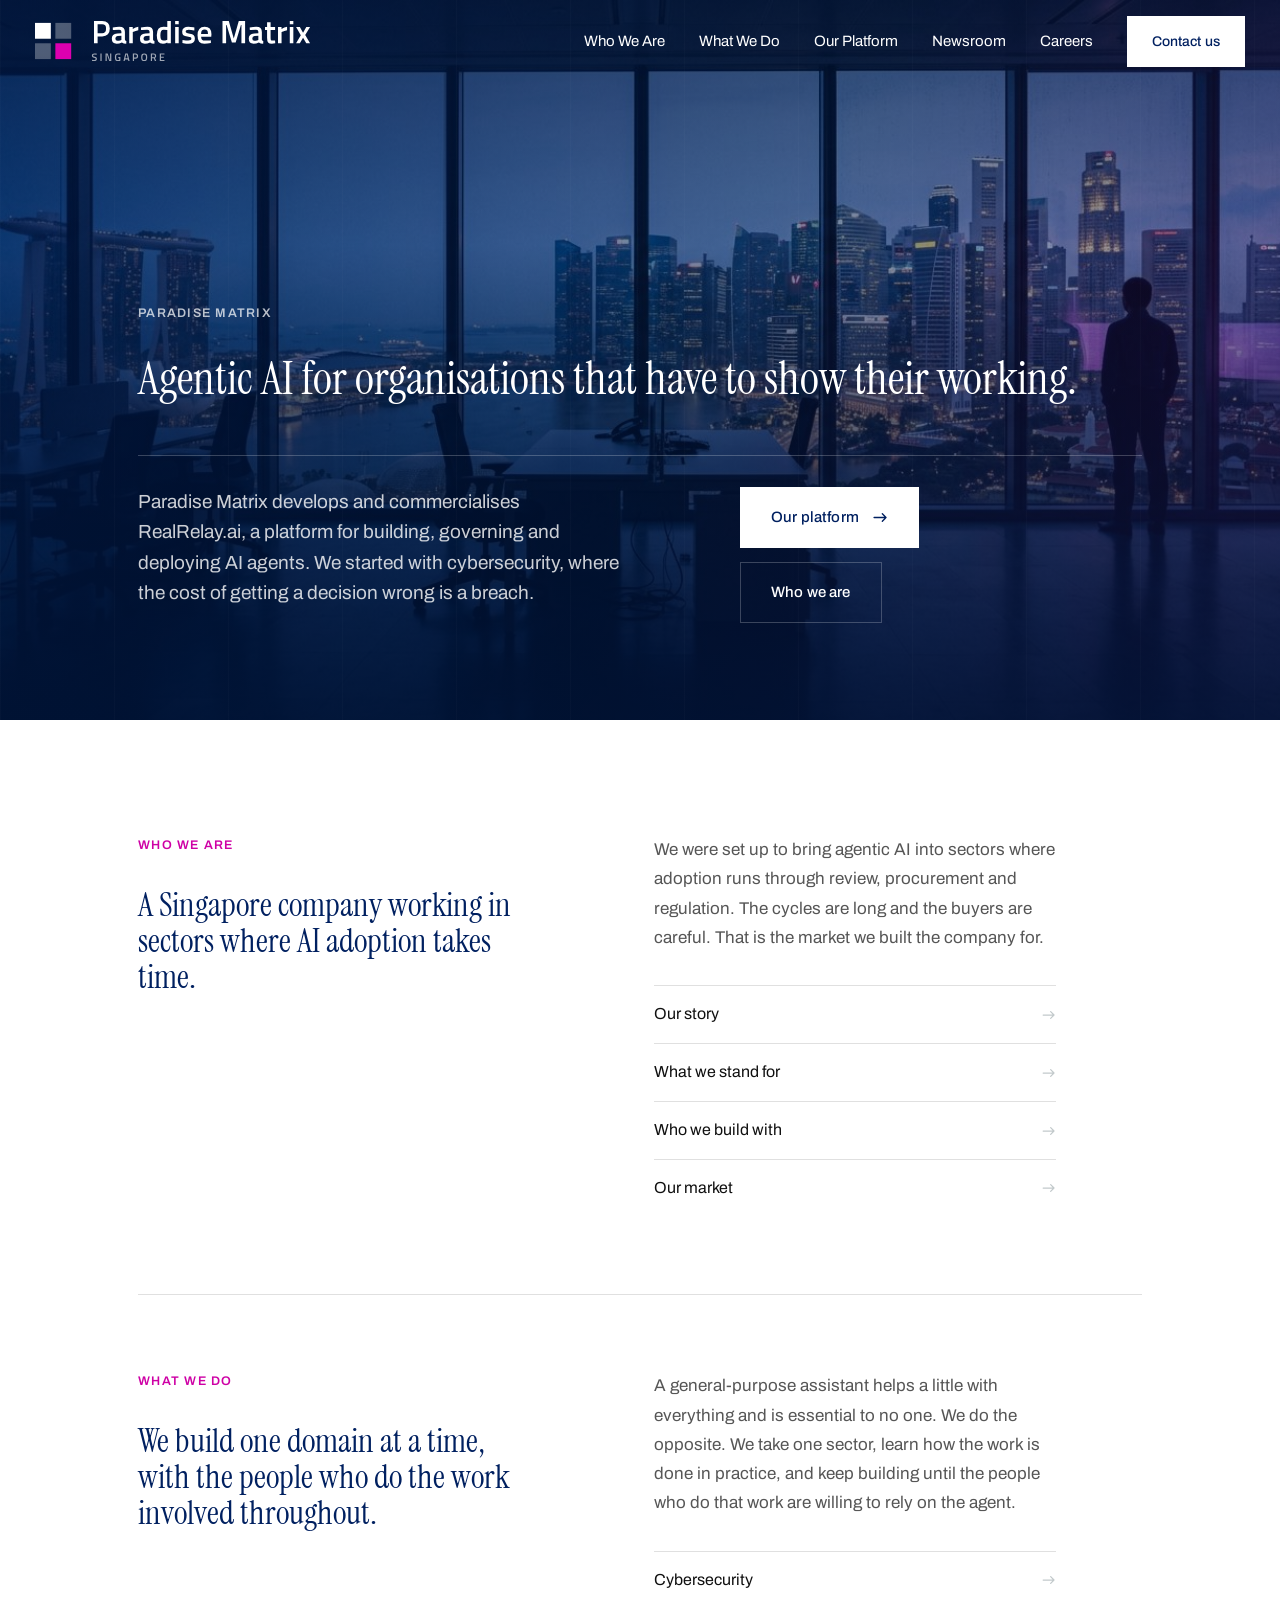
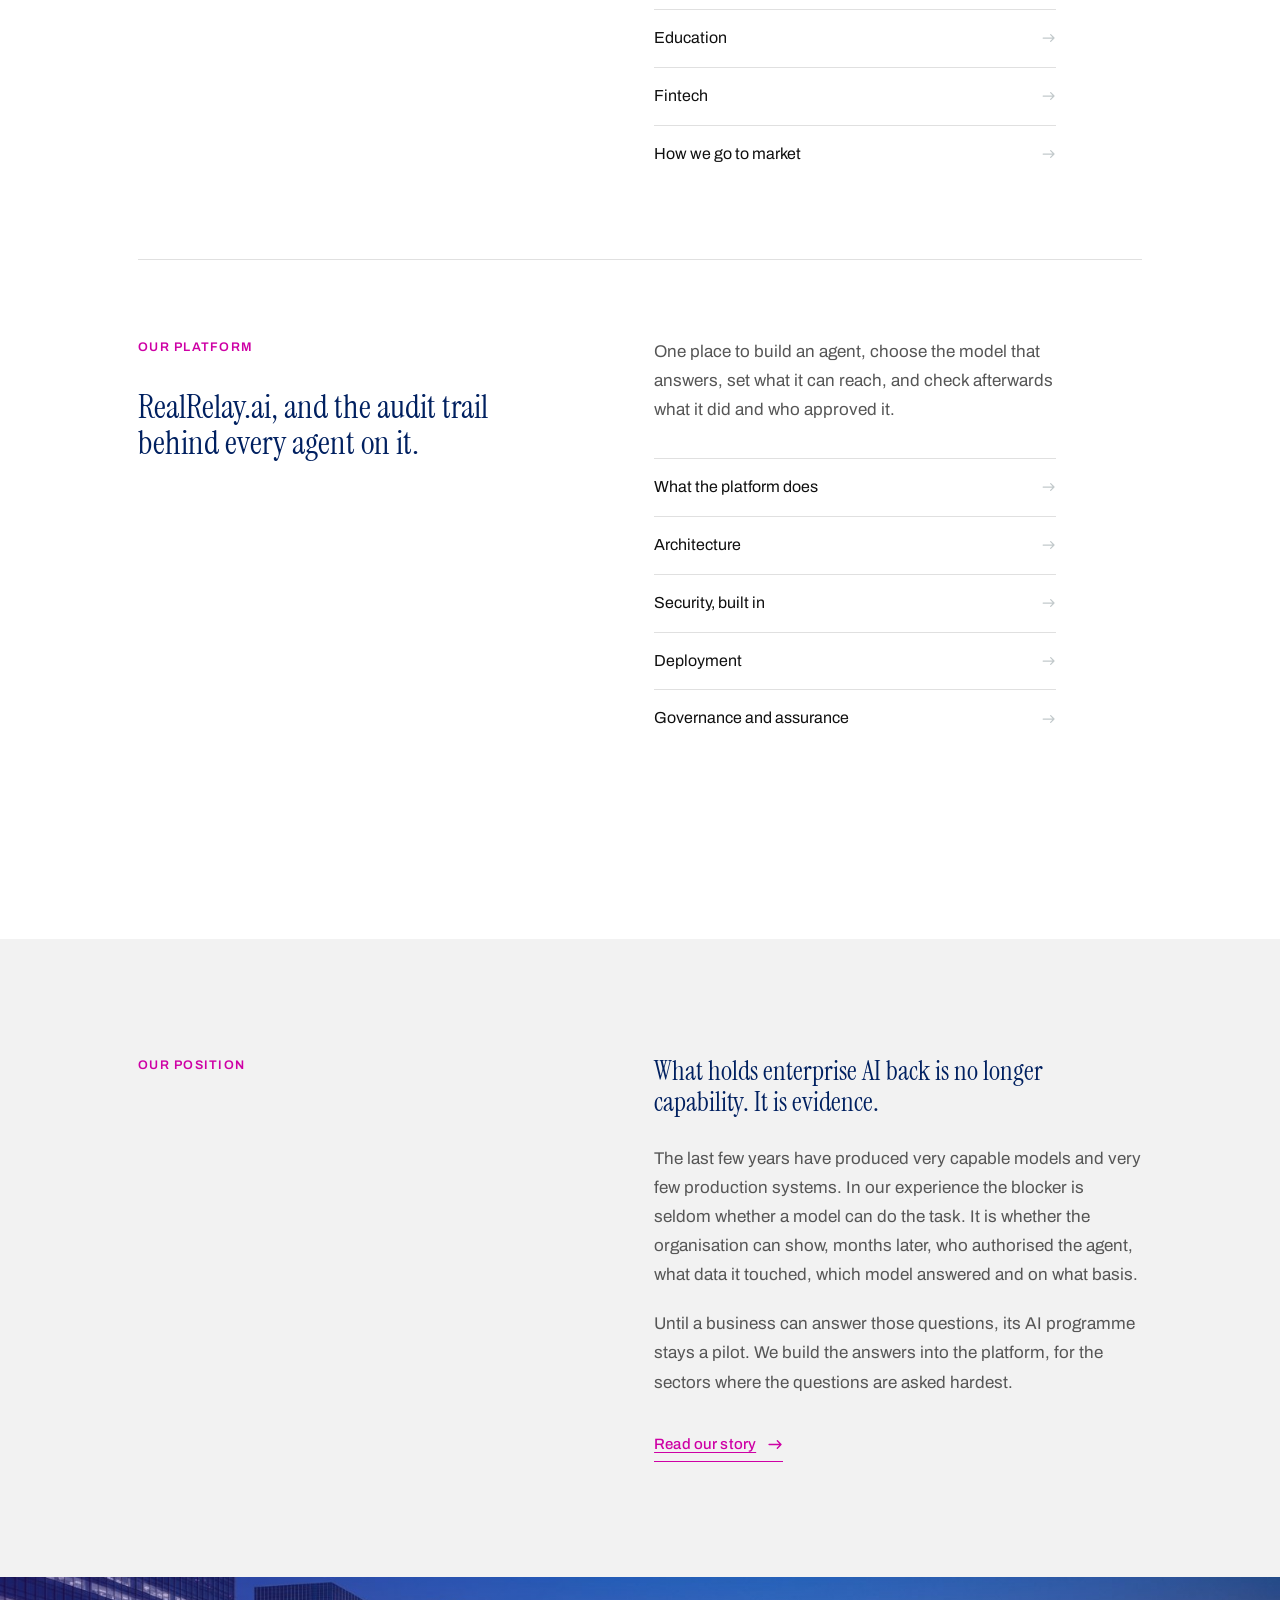
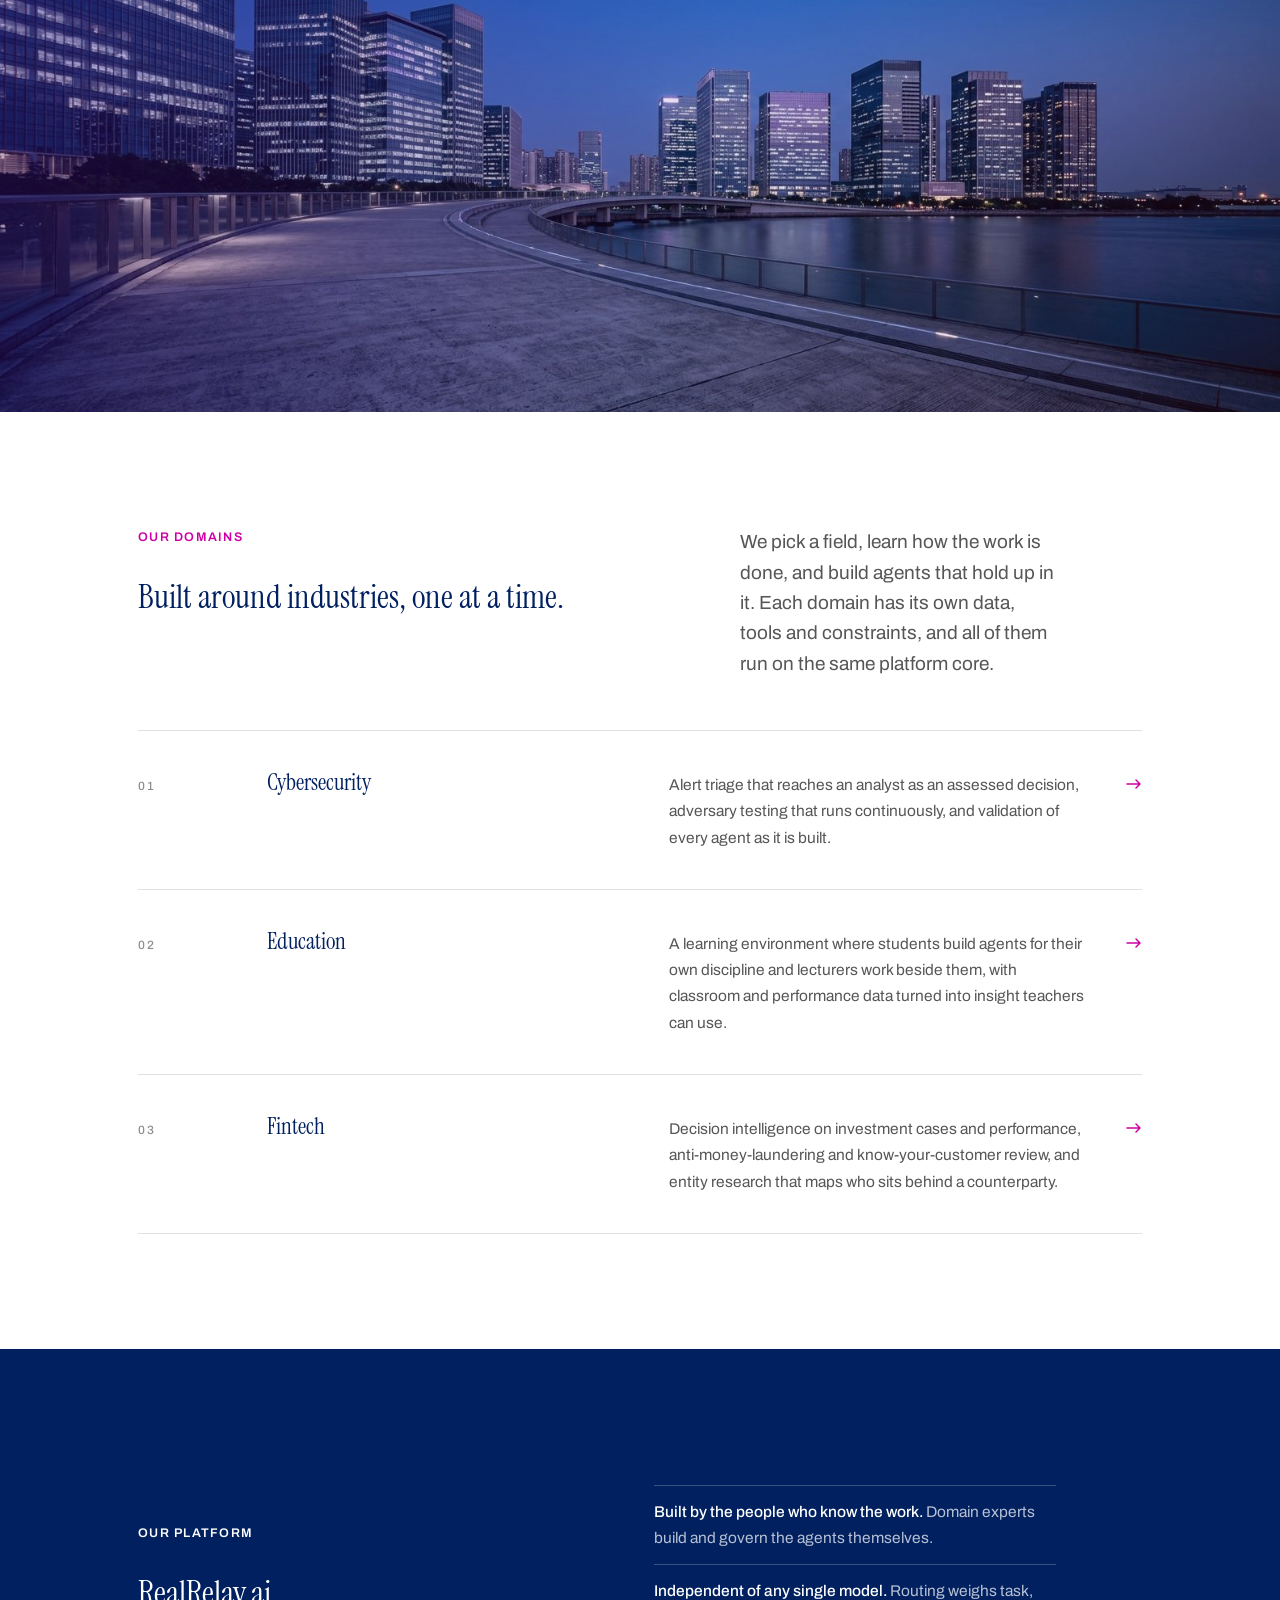
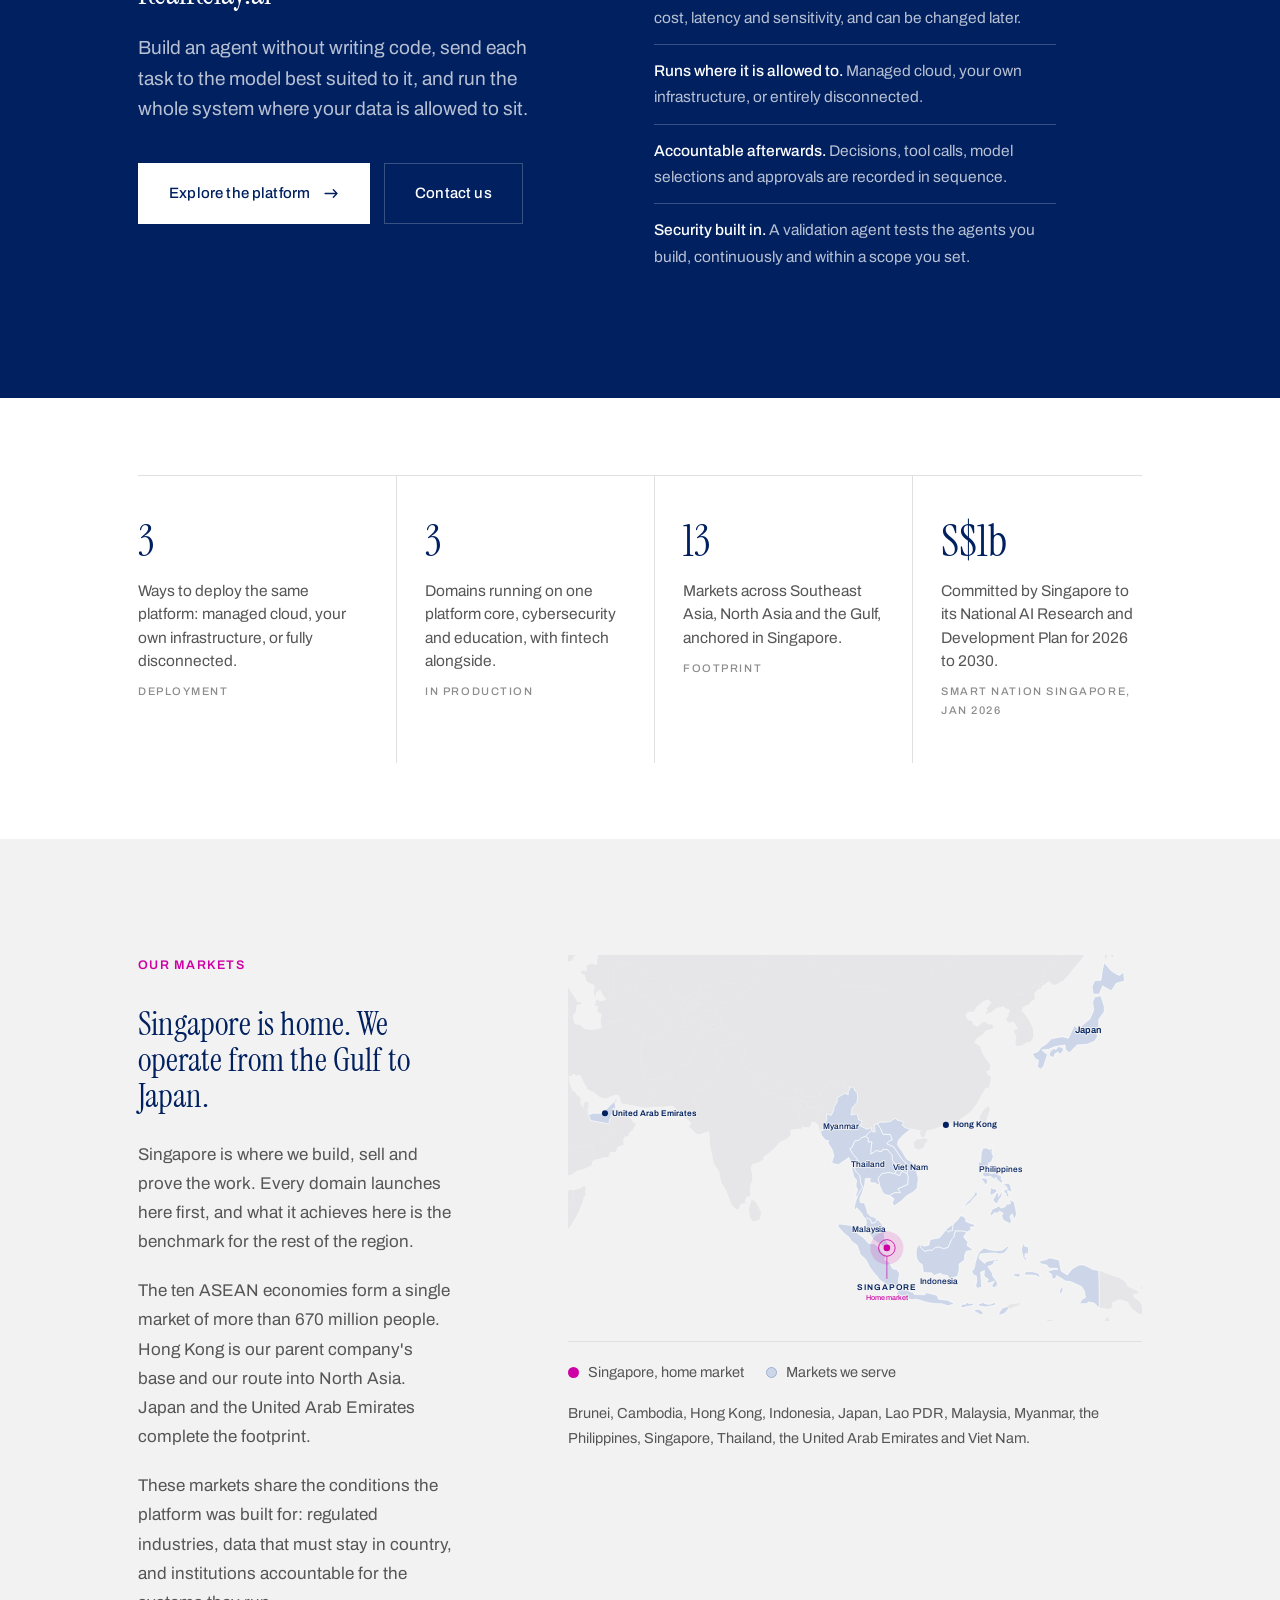
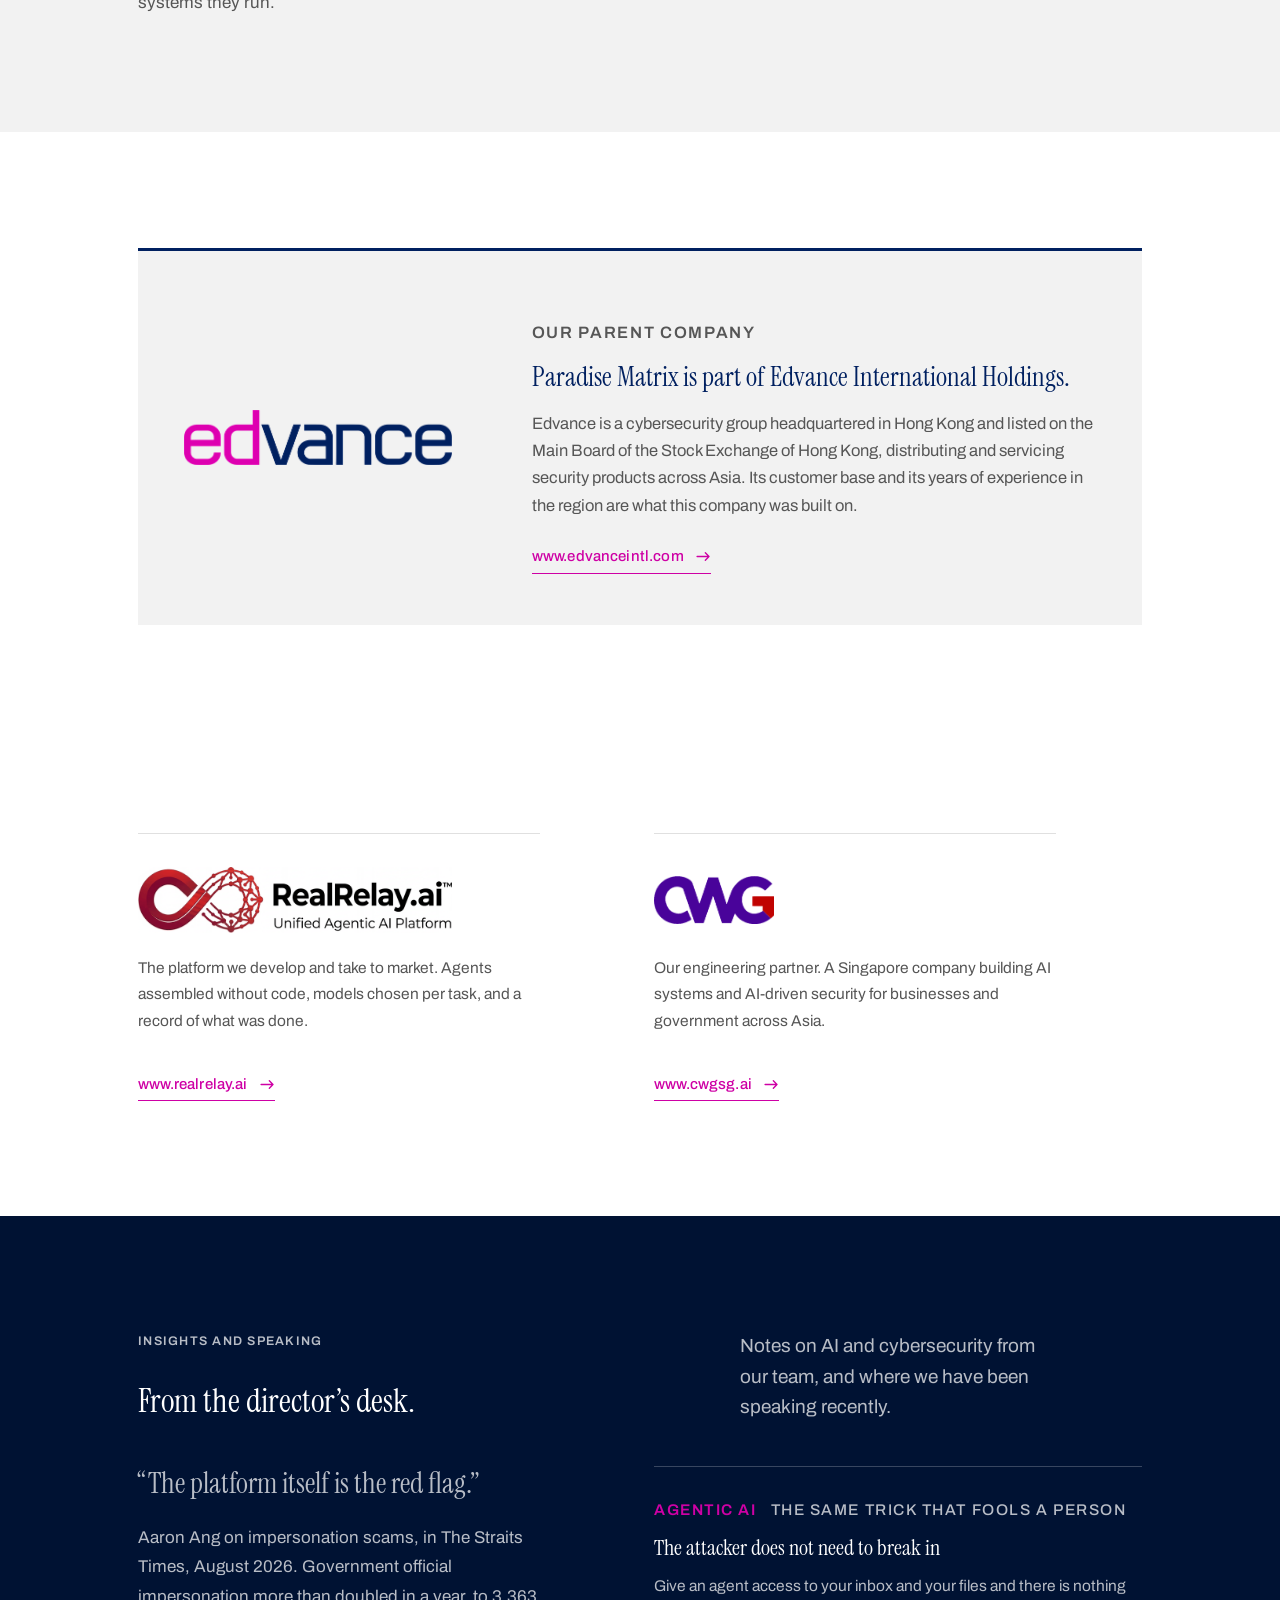
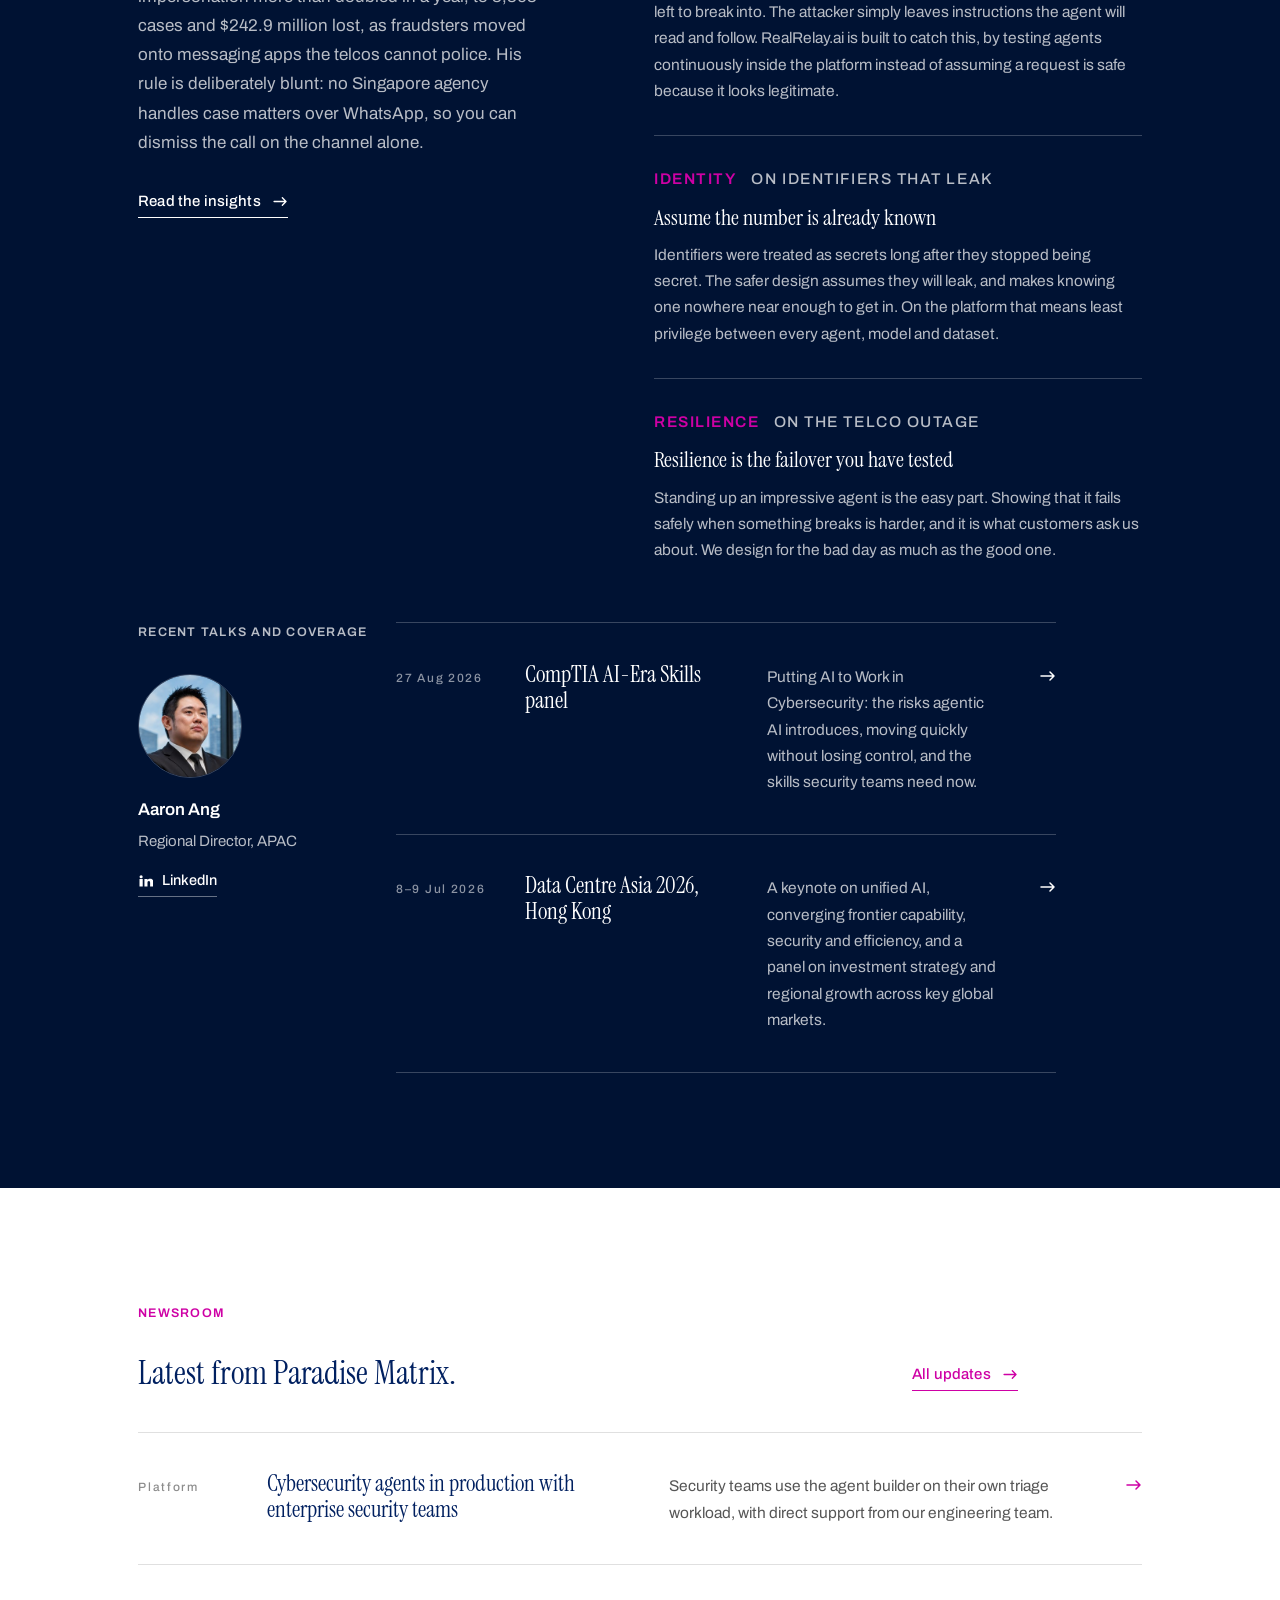
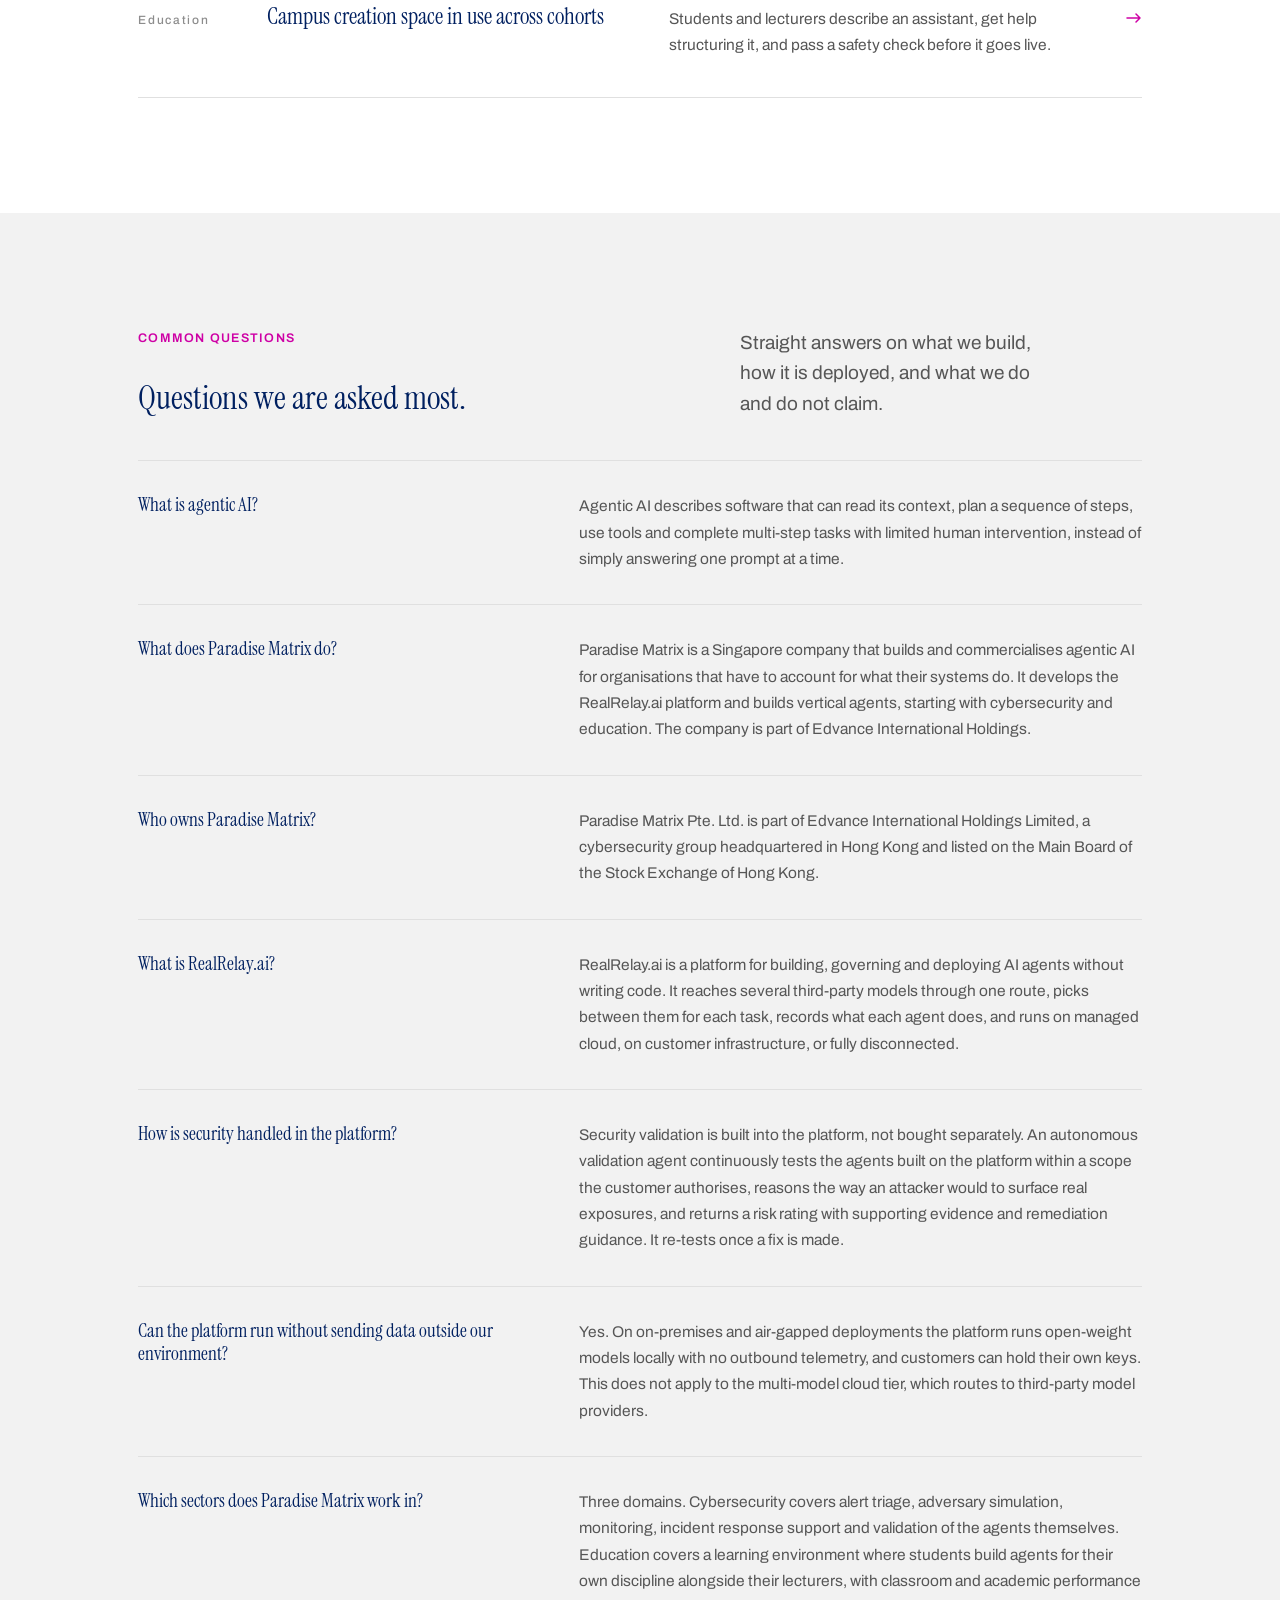
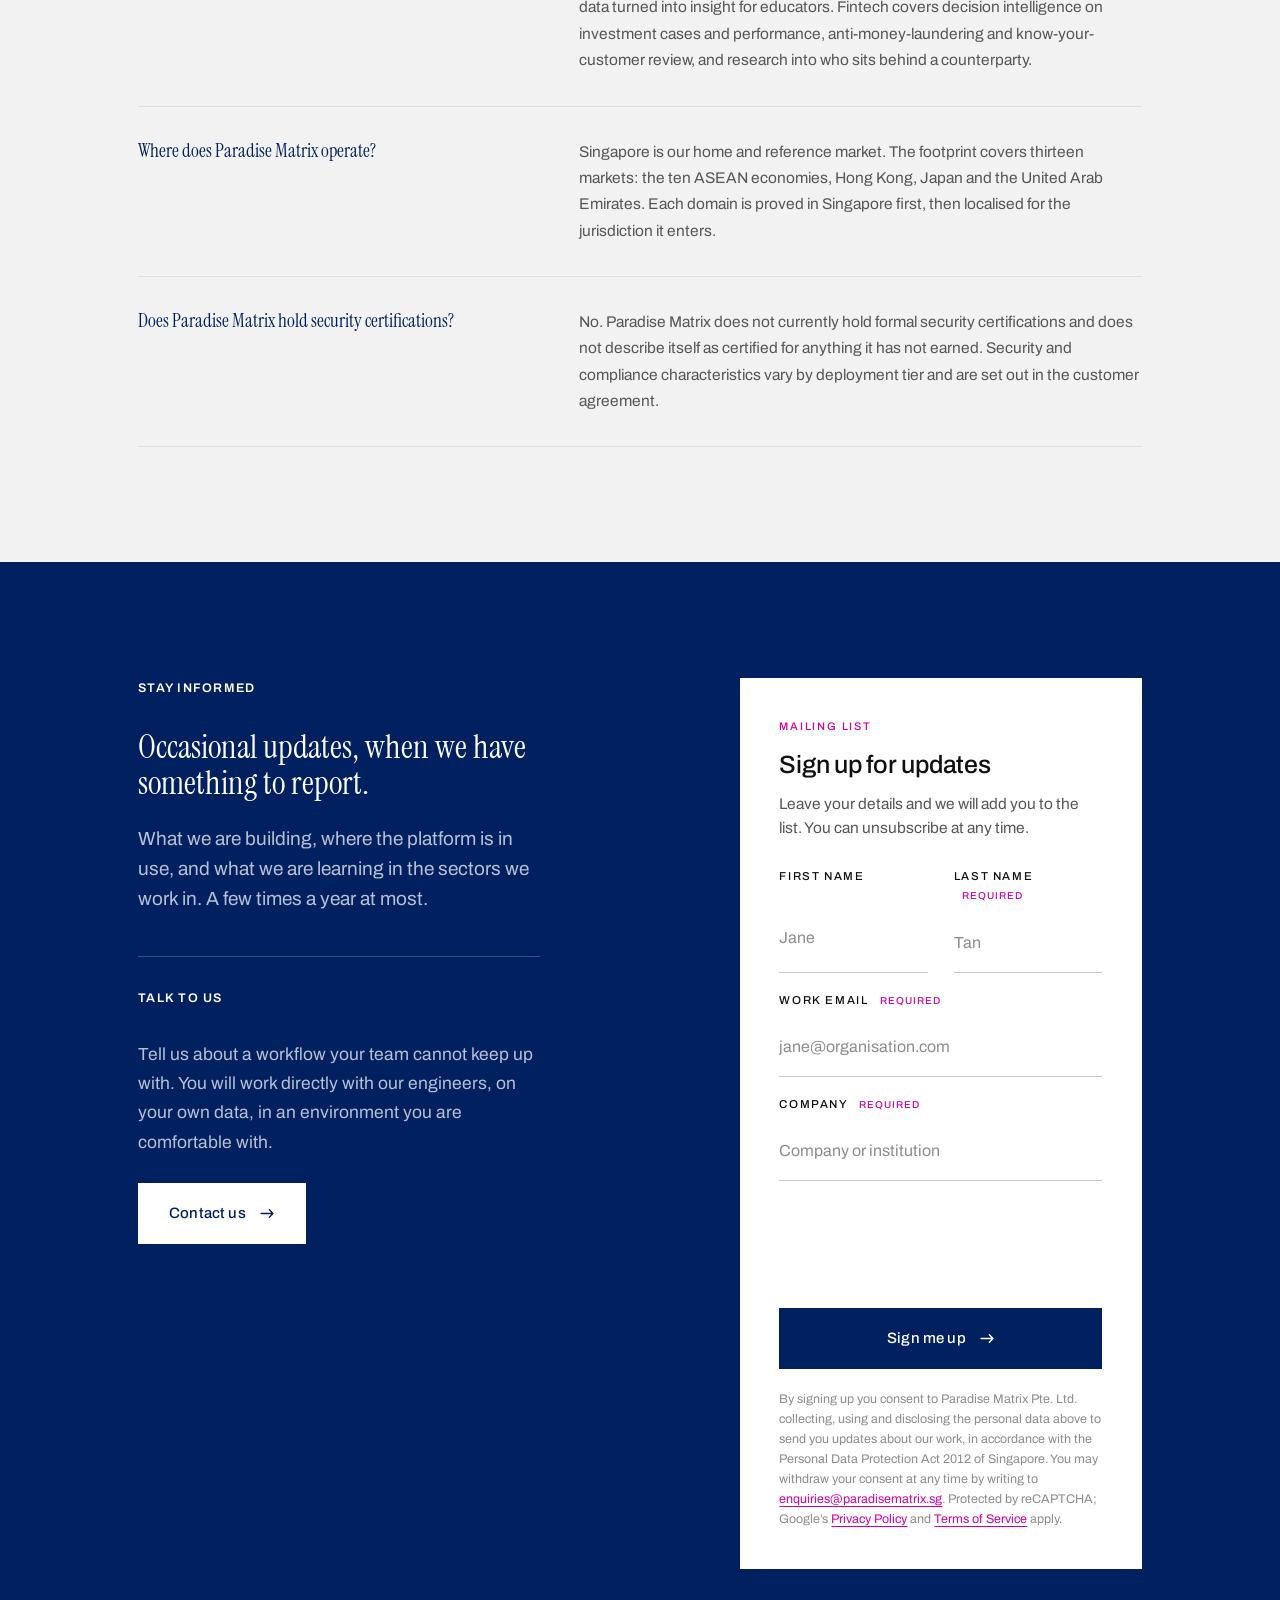
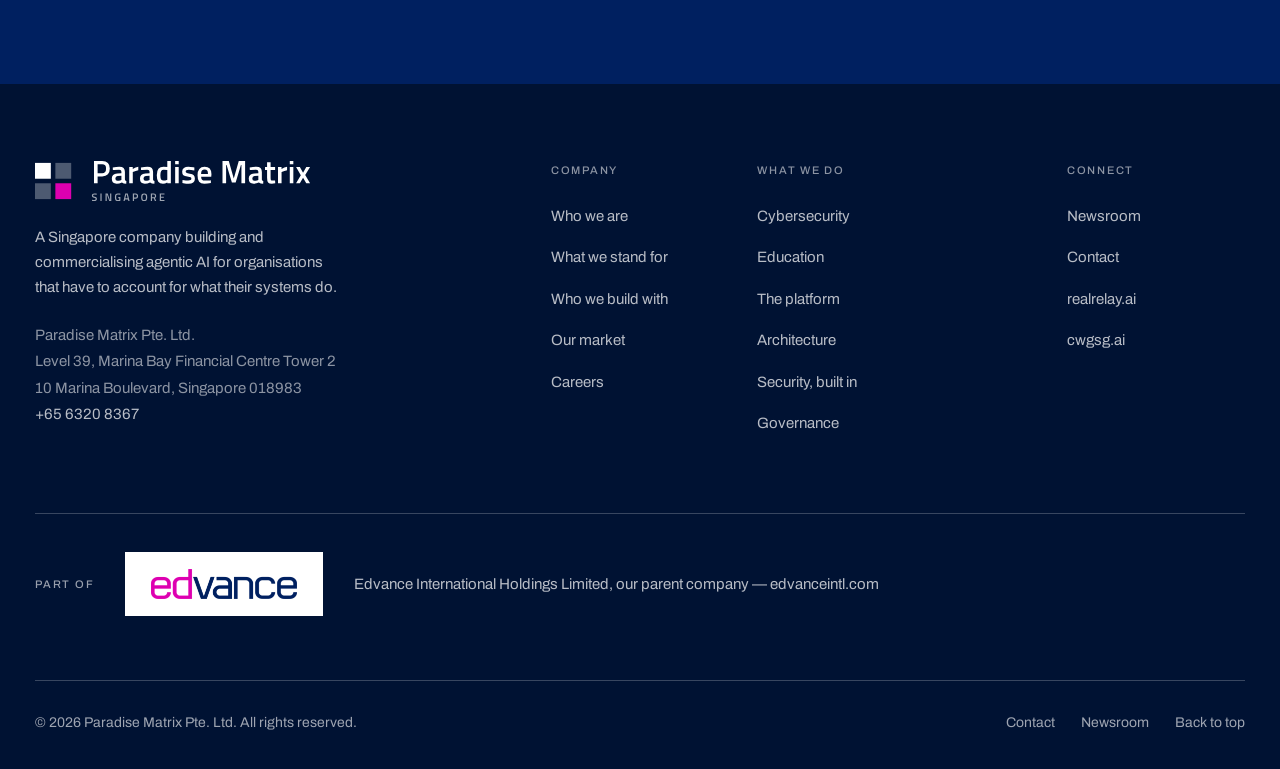
<file: index.html>
<!DOCTYPE html>
<html lang="en">
<head>
<meta charset="utf-8">
<meta name="viewport" content="width=device-width, initial-scale=1">
<title>Paradise Matrix | Agentic AI built in Singapore</title>
<meta name="description" content="Paradise Matrix builds and commercialises RealRelay.ai, a platform for creating, governing and deploying AI agents. Built in Singapore, serving Asia and the Gulf.">
<meta name="robots" content="index, follow, max-snippet:-1, max-image-preview:large">
<meta name="theme-color" content="#FFFFFF">
<link rel="canonical" href="https://paradisematrix.sg/index.html">

<meta property="og:type" content="website">
<meta property="og:site_name" content="Paradise Matrix">
<meta property="og:locale" content="en_SG">
<meta property="og:title" content="Paradise Matrix | Agentic AI built in Singapore">
<meta property="og:description" content="Paradise Matrix builds and commercialises RealRelay.ai, a platform for creating, governing and deploying AI agents. Built in Singapore, serving Asia and the Gulf.">
<meta property="og:url" content="https://paradisematrix.sg/index.html">
<meta property="og:image" content="https://paradisematrix.sg/assets/img/og-card.png">
<meta property="og:image:width" content="1200">
<meta property="og:image:height" content="630">
<meta property="og:image:alt" content="Paradise Matrix, agentic AI built in Singapore">
<meta name="twitter:card" content="summary_large_image">
<meta name="twitter:title" content="Paradise Matrix | Agentic AI built in Singapore">
<meta name="twitter:description" content="Paradise Matrix builds and commercialises RealRelay.ai, a platform for creating, governing and deploying AI agents. Built in Singapore, serving Asia and the Gulf.">
<meta name="twitter:image" content="https://paradisematrix.sg/assets/img/og-card.png">

<link rel="icon" href="data:image/svg+xml,%3Csvg xmlns='http://www.w3.org/2000/svg' viewBox='0 0 32 32'%3E%3Crect width='32' height='32' rx='7' fill='%23FFFFFF'/%3E%3Crect x='4' y='4' width='11' height='11' fill='%23002060'/%3E%3Crect x='17' y='4' width='11' height='11' fill='%23002060' opacity='.3'/%3E%3Crect x='4' y='17' width='11' height='11' fill='%23002060' opacity='.3'/%3E%3Crect x='17' y='17' width='11' height='11' fill='%23DD00B0'/%3E%3C/svg%3E">
<link rel="apple-touch-icon" href="assets/img/apple-touch-icon.png">
<link rel="preload" href="assets/fonts/instrument-serif-400-lat.woff2" as="font" type="font/woff2" crossorigin>
<link rel="preload" href="assets/fonts/archivo-400-lat.woff2" as="font" type="font/woff2" crossorigin>
<link rel="stylesheet" href="assets/fonts/fonts.css">
<link rel="stylesheet" href="assets/css/site.css">
<script type="application/ld+json">
{
  "@context": "https://schema.org",
  "@graph": [
    {
      "@type": "Organization",
      "@id": "https://paradisematrix.sg/#organization",
      "name": "Paradise Matrix",
      "legalName": "Paradise Matrix Pte. Ltd.",
      "url": "https://paradisematrix.sg/",
      "description": "Paradise Matrix is a Singapore company that builds and commercialises agentic AI for organisations that must account for what their systems do. It develops the RealRelay.ai platform and vertical AI agents for cybersecurity and education.",
      "foundingLocation": {
        "@type": "Place",
        "name": "Singapore"
      },
      "parentOrganization": {
        "@type": "Organization",
        "name": "Edvance International Holdings Limited",
        "url": "https://www.edvanceintl.com",
        "description": "Cybersecurity group headquartered in Hong Kong and listed on the Main Board of the Stock Exchange of Hong Kong."
      },
      "areaServed": [
        {
          "@type": "Country",
          "name": "Singapore"
        },
        {
          "@type": "Place",
          "name": "ASEAN"
        },
        {
          "@type": "Place",
          "name": "Hong Kong"
        },
        {
          "@type": "Country",
          "name": "Japan"
        },
        {
          "@type": "Country",
          "name": "United Arab Emirates"
        }
      ],
      "knowsAbout": [
        "Agentic AI",
        "AI agents",
        "AI governance",
        "Cybersecurity",
        "Fintech",
        "Security operations centre triage",
        "Adversary simulation",
        "Anti-money-laundering",
        "Know your customer",
        "Educational technology",
        "AI security validation",
        "Sovereign AI deployment",
        "Education technology"
      ],
      "address": {
        "@type": "PostalAddress",
        "streetAddress": "Level 39, Marina Bay Financial Centre Tower 2, 10 Marina Boulevard",
        "addressLocality": "Singapore",
        "postalCode": "018983",
        "addressCountry": "SG"
      },
      "telephone": "+65 6320 8367",
      "contactPoint": [
        {
          "@type": "ContactPoint",
          "contactType": "sales",
          "email": "enquiries@paradisematrix.sg",
          "telephone": "+65 6320 8367",
          "areaServed": "SG",
          "availableLanguage": "English"
        },
        {
          "@type": "ContactPoint",
          "contactType": "media relations",
          "email": "media@paradisematrix.sg"
        },
        {
          "@type": "ContactPoint",
          "contactType": "human resources",
          "email": "careers@paradisematrix.sg"
        }
      ]
    },
    {
      "@type": "WebSite",
      "@id": "https://paradisematrix.sg/#website",
      "url": "https://paradisematrix.sg/",
      "name": "Paradise Matrix",
      "publisher": {
        "@id": "https://paradisematrix.sg/#organization"
      },
      "inLanguage": "en"
    },
    {
      "@type": "WebPage",
      "@id": "https://paradisematrix.sg/index.html",
      "url": "https://paradisematrix.sg/index.html",
      "name": "Paradise Matrix | Agentic AI built in Singapore",
      "description": "Paradise Matrix builds and commercialises RealRelay.ai, a platform for creating, governing and deploying AI agents. Built in Singapore, serving Asia and the Gulf.",
      "isPartOf": {
        "@id": "https://paradisematrix.sg/#website"
      },
      "about": {
        "@id": "https://paradisematrix.sg/#organization"
      },
      "inLanguage": "en"
    },
    {
      "@type": "Person",
      "@id": "https://paradisematrix.sg/#aaron-ang",
      "name": "Aaron Ang",
      "jobTitle": "Regional Director, APAC",
      "sameAs": [
        "https://www.linkedin.com/in/aaronangsg/"
      ],
      "knowsAbout": [
        "Cybersecurity",
        "Agentic AI",
        "AI security",
        "Scam prevention"
      ]
    },
    {
      "@type": "FAQPage",
      "@id": "https://paradisematrix.sg/#faq",
      "mainEntity": [
        {
          "@type": "Question",
          "name": "What is agentic AI?",
          "acceptedAnswer": {
            "@type": "Answer",
            "text": "Agentic AI describes software that can read its context, plan a sequence of steps, use tools and complete multi-step tasks with limited human intervention, instead of simply answering one prompt at a time."
          }
        },
        {
          "@type": "Question",
          "name": "What does Paradise Matrix do?",
          "acceptedAnswer": {
            "@type": "Answer",
            "text": "Paradise Matrix is a Singapore company that builds and commercialises agentic AI for organisations that have to account for what their systems do. It develops the RealRelay.ai platform and builds vertical agents, starting with cybersecurity and education. The company is part of Edvance International Holdings."
          }
        },
        {
          "@type": "Question",
          "name": "Who owns Paradise Matrix?",
          "acceptedAnswer": {
            "@type": "Answer",
            "text": "Paradise Matrix Pte. Ltd. is part of Edvance International Holdings Limited, a cybersecurity group headquartered in Hong Kong and listed on the Main Board of the Stock Exchange of Hong Kong."
          }
        },
        {
          "@type": "Question",
          "name": "What is RealRelay.ai?",
          "acceptedAnswer": {
            "@type": "Answer",
            "text": "RealRelay.ai is a platform for building, governing and deploying AI agents without writing code. It reaches several third-party models through one route, picks between them for each task, records what each agent does, and runs on managed cloud, on customer infrastructure, or fully disconnected."
          }
        },
        {
          "@type": "Question",
          "name": "How is security handled in the platform?",
          "acceptedAnswer": {
            "@type": "Answer",
            "text": "Security validation is built into the platform, not bought separately. An autonomous validation agent continuously tests the agents built on the platform within a scope the customer authorises, reasons the way an attacker would to surface real exposures, and returns a risk rating with supporting evidence and remediation guidance. It re-tests once a fix is made."
          }
        },
        {
          "@type": "Question",
          "name": "Can the platform run without sending data outside our environment?",
          "acceptedAnswer": {
            "@type": "Answer",
            "text": "Yes. On on-premises and air-gapped deployments the platform runs open-weight models locally with no outbound telemetry, and customers can hold their own keys. This does not apply to the multi-model cloud tier, which routes to third-party model providers."
          }
        },
        {
          "@type": "Question",
          "name": "Which sectors does Paradise Matrix work in?",
          "acceptedAnswer": {
            "@type": "Answer",
            "text": "Three domains. Cybersecurity covers alert triage, adversary simulation, monitoring, incident response support and validation of the agents themselves. Education covers a learning environment where students build agents for their own discipline alongside their lecturers, with classroom and academic performance data turned into insight for educators. Fintech covers decision intelligence on investment cases and performance, anti-money-laundering and know-your-customer review, and research into who sits behind a counterparty."
          }
        },
        {
          "@type": "Question",
          "name": "Where does Paradise Matrix operate?",
          "acceptedAnswer": {
            "@type": "Answer",
            "text": "Singapore is our home and reference market. The footprint covers thirteen markets: the ten ASEAN economies, Hong Kong, Japan and the United Arab Emirates. Each domain is proved in Singapore first, then localised for the jurisdiction it enters."
          }
        },
        {
          "@type": "Question",
          "name": "Does Paradise Matrix hold security certifications?",
          "acceptedAnswer": {
            "@type": "Answer",
            "text": "No. Paradise Matrix does not currently hold formal security certifications and does not describe itself as certified for anything it has not earned. Security and compliance characteristics vary by deployment tier and are set out in the customer agreement."
          }
        }
      ]
    }
  ]
}
</script>
<script src="https://www.google.com/recaptcha/api.js" async defer></script>
<script>
function timestamp(){var r=document.getElementById("g-recaptcha-response");if(r==null||r.value.trim()==""){var c=document.getElementsByName("captcha_settings")[0];if(!c)return;var e=JSON.parse(c.value);e["ts"]=JSON.stringify(new Date().getTime());c.value=JSON.stringify(e);}}
setInterval(timestamp,500);
</script>
</head>
<body id="top">
<svg class="pm-logo-defs" aria-hidden="true" focusable="false"><defs><symbol id="pmLogo" viewBox="0 0 844.95 122.62"><rect x="0.00" y="5.82" width="48.55" height="48.55" fill="var(--pm-ink)"/><rect x="62.42" y="5.82" width="48.55" height="48.55" fill="var(--pm-ink)" opacity="0.3"/><rect x="0.00" y="68.25" width="48.55" height="48.55" fill="var(--pm-ink)" opacity="0.3"/><rect x="62.42" y="68.25" width="48.55" height="48.55" fill="var(--pm-pink)"/><path fill="var(--pm-ink)" transform="translate(172.97 68.50)" d="M33.00 -21.30H19.00V0.00H7.90V-68.50H33.00Q56.30 -68.50 56.30 -45.50Q56.30 -33.70 50.45 -27.50Q44.60 -21.30 33.00 -21.30ZM19.00 -30.90H32.90Q44.90 -30.90 44.90 -45.50Q44.90 -52.50 42.00 -55.70Q39.10 -58.90 32.90 -58.90H19.00Z M102.69 -34.60V-11.80Q102.79 -9.60 103.84 -8.55Q104.89 -7.50 107.09 -7.20L106.79 1.10Q98.19 1.10 93.49 -2.60Q85.49 1.10 77.39 1.10Q62.49 1.10 62.49 -14.80Q62.49 -22.40 66.54 -25.80Q70.59 -29.20 78.99 -29.90L91.89 -31.00V-34.60Q91.89 -38.60 90.14 -40.20Q88.39 -41.80 84.99 -41.80Q78.59 -41.80 68.99 -41.00L65.79 -40.80L65.39 -48.50Q76.29 -51.10 85.44 -51.10Q94.59 -51.10 98.64 -47.15Q102.69 -43.20 102.69 -34.60ZM80.29 -22.20Q73.39 -21.60 73.39 -14.70Q73.39 -7.80 79.49 -7.80Q84.49 -7.80 90.09 -9.40L91.89 -10.00V-23.30Z M115.90 0.00V-50.00H126.70V-44.00Q135.20 -49.50 143.70 -51.10V-40.20Q135.10 -38.50 129.00 -35.80L126.80 -34.90V0.00Z M188.99 -34.60V-11.80Q189.09 -9.60 190.14 -8.55Q191.19 -7.50 193.39 -7.20L193.09 1.10Q184.49 1.10 179.79 -2.60Q171.79 1.10 163.69 1.10Q148.79 1.10 148.79 -14.80Q148.79 -22.40 152.84 -25.80Q156.89 -29.20 165.29 -29.90L178.19 -31.00V-34.60Q178.19 -38.60 176.44 -40.20Q174.69 -41.80 171.29 -41.80Q164.89 -41.80 155.29 -41.00L152.09 -40.80L151.69 -48.50Q162.59 -51.10 171.74 -51.10Q180.89 -51.10 184.94 -47.15Q188.99 -43.20 188.99 -34.60ZM166.59 -22.20Q159.69 -21.60 159.69 -14.70Q159.69 -7.80 165.79 -7.80Q170.79 -7.80 176.39 -9.40L178.19 -10.00V-23.30Z M243.49 -70.80V0.00H232.69V-2.60Q225.39 1.10 219.29 1.10Q209.49 1.10 204.94 -4.80Q200.39 -10.70 200.39 -24.60Q200.39 -38.50 205.44 -44.80Q210.49 -51.10 221.19 -51.10Q224.79 -51.10 232.59 -49.80V-70.80ZM230.89 -10.40 232.59 -11.10V-40.70Q226.59 -41.70 221.49 -41.70Q211.39 -41.70 211.39 -24.90Q211.39 -15.70 213.74 -12.15Q216.09 -8.60 221.19 -8.60Q226.29 -8.60 230.89 -10.40Z M256.69 0.00V-50.00H267.59V0.00ZM256.69 -58.50V-70.00H267.59V-58.50Z M315.49 -39.70Q303.69 -41.30 298.39 -41.30Q293.09 -41.30 291.04 -40.05Q288.99 -38.80 288.99 -36.10Q288.99 -33.40 291.24 -32.30Q293.49 -31.20 301.84 -29.75Q310.19 -28.30 313.69 -25.20Q317.19 -22.10 317.19 -14.20Q317.19 -6.30 312.14 -2.60Q307.09 1.10 297.39 1.10Q291.29 1.10 281.99 -0.60L278.89 -1.10L279.29 -10.20Q291.29 -8.60 296.59 -8.60Q301.89 -8.60 304.14 -9.90Q306.39 -11.20 306.39 -14.20Q306.39 -17.20 304.24 -18.35Q302.09 -19.50 293.94 -20.85Q285.79 -22.20 281.99 -25.10Q278.19 -28.00 278.19 -35.70Q278.19 -43.40 283.44 -47.20Q288.69 -51.00 296.89 -51.00Q303.29 -51.00 312.59 -49.40L315.69 -48.80Z M363.29 -9.00 366.09 -9.30 366.29 -1.20Q354.89 1.10 346.09 1.10Q334.99 1.10 330.14 -5.00Q325.29 -11.10 325.29 -24.50Q325.29 -51.10 346.99 -51.10Q367.99 -51.10 367.99 -28.20L367.29 -20.40H336.29Q336.39 -14.20 338.99 -11.30Q341.59 -8.40 348.69 -8.40Q355.79 -8.40 363.29 -9.00ZM357.29 -28.80Q357.29 -36.20 354.94 -39.15Q352.59 -42.10 346.99 -42.10Q341.39 -42.10 338.84 -39.00Q336.29 -35.90 336.19 -28.80Z M401.79 0.00V-68.50H421.09L436.39 -15.00L451.69 -68.50H471.09V0.00H459.89V-56.20H458.39L442.19 -2.80H430.59L414.39 -56.20H412.89V0.00Z M522.49 -34.60V-11.80Q522.59 -9.60 523.64 -8.55Q524.69 -7.50 526.89 -7.20L526.59 1.10Q517.99 1.10 513.29 -2.60Q505.29 1.10 497.19 1.10Q482.29 1.10 482.29 -14.80Q482.29 -22.40 486.34 -25.80Q490.39 -29.20 498.79 -29.90L511.69 -31.00V-34.60Q511.69 -38.60 509.94 -40.20Q508.19 -41.80 504.79 -41.80Q498.39 -41.80 488.79 -41.00L485.59 -40.80L485.19 -48.50Q496.09 -51.10 505.24 -51.10Q514.39 -51.10 518.44 -47.15Q522.49 -43.20 522.49 -34.60ZM500.09 -22.20Q493.19 -21.60 493.19 -14.70Q493.19 -7.80 499.29 -7.80Q504.29 -7.80 509.89 -9.40L511.69 -10.00V-23.30Z M563.09 -40.70H549.29V-18.70Q549.29 -12.60 550.19 -10.60Q551.09 -8.60 554.79 -8.60L562.99 -8.90L563.49 -0.20Q556.79 1.10 553.29 1.10Q544.79 1.10 541.64 -2.80Q538.49 -6.70 538.49 -17.50V-40.70H532.09V-50.00H538.49V-64.50H549.29V-50.00H563.09Z M571.99 0.00V-50.00H582.79V-44.00Q591.29 -49.50 599.79 -51.10V-40.20Q591.19 -38.50 585.09 -35.80L582.89 -34.90V0.00Z M608.08 0.00V-50.00H618.98V0.00ZM608.08 -58.50V-70.00H618.98V-58.50Z M627.38 -50.00H638.98L648.78 -32.70L658.68 -50.00H670.28L655.38 -25.40L670.28 0.00H658.68L648.78 -17.10L638.98 0.00H627.38L641.88 -25.10Z"/><path fill="var(--pm-ink)" opacity="0.62" transform="translate(172.97 122.62)" d="M9.38 -20.07Q5.13 -20.07 5.13 -17.09Q5.13 -15.54 6.13 -14.89Q7.14 -14.24 10.57 -13.28Q14.00 -12.33 15.41 -11.00Q16.82 -9.68 16.82 -6.83Q16.82 -3.22 14.76 -1.42Q12.70 0.37 9.15 0.37Q6.30 0.37 2.85 -0.30L1.64 -0.54L2.01 -3.52Q6.53 -2.91 8.91 -2.91Q13.07 -2.91 13.07 -6.60Q13.07 -8.04 12.13 -8.73Q11.19 -9.41 7.91 -10.23Q4.62 -11.06 3.02 -12.50Q1.41 -13.94 1.41 -17.05Q1.41 -20.17 3.43 -21.76Q5.46 -23.35 9.04 -23.35Q11.62 -23.35 15.14 -22.75L16.31 -22.55L16.01 -19.53Q11.32 -20.07 9.38 -20.07Z M27.53 0.00V-22.95H31.25V0.00Z M43.25 0.00V-22.95H49.75L56.72 -3.28H57.22V-22.95H60.94V0.00H54.57L47.44 -19.70H46.97V0.00Z M82.28 -8.78V-12.06H88.81V-0.40Q87.91 -0.17 85.14 0.10Q82.38 0.37 81.14 0.37Q75.92 0.37 73.94 -2.51Q71.96 -5.39 71.96 -11.54Q71.96 -17.69 73.99 -20.50Q76.02 -23.32 81.01 -23.32Q83.96 -23.32 87.64 -22.65L88.81 -22.41L88.68 -19.46Q84.63 -20.00 81.41 -20.00Q78.19 -20.00 77.00 -18.19Q75.81 -16.38 75.81 -11.49Q75.81 -6.60 76.94 -4.74Q78.06 -2.88 81.48 -2.88Q83.92 -2.88 85.13 -3.18V-8.78Z M98.19 0.00 103.85 -22.95H111.25L116.95 0.00H113.20L111.96 -4.92H103.15L101.91 0.00ZM106.73 -19.83 103.88 -8.21H111.22L108.41 -19.83Z M135.34 -7.14H130.65V0.00H126.93V-22.95H135.34Q143.14 -22.95 143.14 -15.24Q143.14 -11.29 141.18 -9.21Q139.22 -7.14 135.34 -7.14ZM130.65 -10.35H135.30Q139.32 -10.35 139.32 -15.24Q139.32 -17.59 138.35 -18.66Q137.38 -19.73 135.30 -19.73H130.65Z M157.41 -4.86Q158.55 -2.88 161.77 -2.88Q164.98 -2.88 166.10 -4.82Q167.23 -6.77 167.23 -11.34Q167.23 -15.91 166.07 -17.99Q164.92 -20.07 161.77 -20.07Q158.62 -20.07 157.44 -17.99Q156.27 -15.91 156.27 -11.37Q156.27 -6.83 157.41 -4.86ZM169.02 -2.45Q166.96 0.37 161.77 0.37Q156.57 0.37 154.50 -2.46Q152.42 -5.29 152.42 -11.36Q152.42 -17.42 154.51 -20.37Q156.61 -23.32 161.77 -23.32Q166.93 -23.32 169.00 -20.38Q171.08 -17.45 171.08 -11.36Q171.08 -5.26 169.02 -2.45Z M185.81 -8.17V0.00H182.09V-22.95H190.80Q198.58 -22.95 198.58 -15.64Q198.58 -10.75 194.82 -9.01L198.61 0.00H194.52L191.21 -8.17ZM194.76 -15.61Q194.76 -19.73 190.80 -19.73H185.81V-11.39H190.87Q192.88 -11.39 193.82 -12.55Q194.76 -13.70 194.76 -15.61Z M209.50 0.00V-22.95H223.97V-19.70H213.22V-13.20H221.96V-9.98H213.22V-3.28H223.97V0.00Z"/></symbol></defs></svg>
  <a class="skip-link" href="#main">Skip to content</a>
  <header class="site-header on-dark">
    <div class="nav-inner">
      <a class="brand" href="index.html" aria-label="Paradise Matrix Singapore — home">
        <svg class="brand__logo" viewBox="0 0 844.95 122.62" role="img" aria-label="Paradise Matrix Singapore"><use href="#pmLogo"/></svg>
      </a>
      <button class="nav-toggle" type="button" aria-label="Menu" aria-expanded="false" aria-controls="primary-nav"><span></span><span></span><span></span></button>
      <nav class="nav-primary" id="primary-nav" aria-label="Primary">
        <a class="nav-link" href="who-we-are.html">Who We Are</a>
        <a class="nav-link" href="what-we-do.html">What We Do</a>
        <a class="nav-link" href="realrelay.html">Our Platform</a>
        <a class="nav-link" href="newsroom.html">Newsroom</a>
        <a class="nav-link" href="careers.html">Careers</a>
        <a class="btn nav-cta" href="contact.html">Contact us</a>
      </nav>
    </div>
  </header>
  <main id="main">
    <!-- HERO -->
    <section class="hero">
      <div class="hero__art">
        <img src="assets/img/hero-home.jpg" alt="Dusk over Singapore's financial district, seen from a quiet upper floor" width="1376" height="688" fetchpriority="high" decoding="async">
      </div>
      <div class="hero__grain" aria-hidden="true"></div>
      <div class="shell">
        <div class="g12">
          <div class="off1">
            <p class="label" data-reveal>Paradise Matrix</p>
            <h1 class="stmt stmt--xl" data-reveal data-reveal-delay="70">
              Agentic AI for organisations that have to show their working.
            </h1>
            <div class="hero__foot g12" data-reveal data-reveal-delay="150">
              <p class="lede c-6">
                Paradise Matrix develops and commercialises RealRelay.ai, a platform for building, governing and
                deploying AI agents. We started with cybersecurity, where the cost of getting a decision
                wrong is a breach.
              </p>
              <div class="c-4 start8">
                <div class="btn-row">
                  <a class="btn btn--onDeep" href="realrelay.html">Our platform
                    <svg viewBox="0 0 16 12" fill="none" stroke="currentColor" stroke-width="1.5" stroke-linecap="round" stroke-linejoin="round" aria-hidden="true"><path d="M1 6h13M10 2l4 4-4 4"/></svg>
                  </a>
                  <a class="btn btn--lineOnDeep" href="who-we-are.html">Who we are</a>
                </div>
              </div>
            </div>
          </div>
        </div>
      </div>
    </section>

    <!-- PILLARS -->
    <section class="pad">
      <div class="shell">
        <div class="g12">
          <div class="off1">

            <article class="pillar">
              <div class="pillar__inner g12">
                <div class="c-5">
                  <p class="label">Who we are</p>
                  <h2 class="stmt stmt--lg">A Singapore company working in sectors where AI adoption takes time.</h2>
                </div>
                <div class="c-5 start7">
                  <p class="body-copy">
                    We were set up to bring agentic AI into sectors where adoption runs through review, procurement and
                    regulation. The cycles are long and the buyers are careful. That is the market we
                    built the company for.
                  </p>
                  <ul class="pillar__links">
                    <li><a href="who-we-are.html#story">Our story<svg viewBox="0 0 16 12" fill="none" stroke="currentColor" stroke-width="1.5" stroke-linecap="round" stroke-linejoin="round" aria-hidden="true"><path d="M1 6h13M10 2l4 4-4 4"/></svg></a></li>
                    <li><a href="who-we-are.html#principles">What we stand for<svg viewBox="0 0 16 12" fill="none" stroke="currentColor" stroke-width="1.5" stroke-linecap="round" stroke-linejoin="round" aria-hidden="true"><path d="M1 6h13M10 2l4 4-4 4"/></svg></a></li>
                    <li><a href="who-we-are.html#partnership">Who we build with<svg viewBox="0 0 16 12" fill="none" stroke="currentColor" stroke-width="1.5" stroke-linecap="round" stroke-linejoin="round" aria-hidden="true"><path d="M1 6h13M10 2l4 4-4 4"/></svg></a></li>
                    <li><a href="who-we-are.html#market">Our market<svg viewBox="0 0 16 12" fill="none" stroke="currentColor" stroke-width="1.5" stroke-linecap="round" stroke-linejoin="round" aria-hidden="true"><path d="M1 6h13M10 2l4 4-4 4"/></svg></a></li>
                  </ul>
                </div>
              </div>
            </article>

            <article class="pillar">
              <div class="pillar__inner g12">
                <div class="c-5">
                  <p class="label">What we do</p>
                  <h2 class="stmt stmt--lg">We build one domain at a time, with the people who do the work involved throughout.</h2>
                </div>
                <div class="c-5 start7">
                  <p class="body-copy">
                    A general-purpose assistant helps a little with everything and is essential to no one. We do the
                    opposite. We take one sector, learn how the work is done in practice, and keep
                    building until the people who do that work are willing to rely on the agent.
                  </p>
                  <ul class="pillar__links">
                    <li><a href="what-we-do.html#cybersecurity">Cybersecurity<svg viewBox="0 0 16 12" fill="none" stroke="currentColor" stroke-width="1.5" stroke-linecap="round" stroke-linejoin="round" aria-hidden="true"><path d="M1 6h13M10 2l4 4-4 4"/></svg></a></li>
                    <li><a href="what-we-do.html#education">Education<svg viewBox="0 0 16 12" fill="none" stroke="currentColor" stroke-width="1.5" stroke-linecap="round" stroke-linejoin="round" aria-hidden="true"><path d="M1 6h13M10 2l4 4-4 4"/></svg></a></li>
                    <li><a href="what-we-do.html#fintech">Fintech<svg viewBox="0 0 16 12" fill="none" stroke="currentColor" stroke-width="1.5" stroke-linecap="round" stroke-linejoin="round" aria-hidden="true"><path d="M1 6h13M10 2l4 4-4 4"/></svg></a></li>
                    <li><a href="what-we-do.html#gtm">How we go to market<svg viewBox="0 0 16 12" fill="none" stroke="currentColor" stroke-width="1.5" stroke-linecap="round" stroke-linejoin="round" aria-hidden="true"><path d="M1 6h13M10 2l4 4-4 4"/></svg></a></li>
                  </ul>
                </div>
              </div>
            </article>

            <article class="pillar">
              <div class="pillar__inner g12">
                <div class="c-5">
                  <p class="label">Our platform</p>
                  <h2 class="stmt stmt--lg">RealRelay.ai, and the audit trail behind every agent on it.</h2>
                </div>
                <div class="c-5 start7">
                  <p class="body-copy">
                    One place to build an agent, choose the model that answers, set what it can reach, and check afterwards
                    what it did and who approved it.
                  </p>
                  <ul class="pillar__links">
                    <li><a href="realrelay.html#capabilities">What the platform does<svg viewBox="0 0 16 12" fill="none" stroke="currentColor" stroke-width="1.5" stroke-linecap="round" stroke-linejoin="round" aria-hidden="true"><path d="M1 6h13M10 2l4 4-4 4"/></svg></a></li>
                    <li><a href="realrelay.html#architecture">Architecture<svg viewBox="0 0 16 12" fill="none" stroke="currentColor" stroke-width="1.5" stroke-linecap="round" stroke-linejoin="round" aria-hidden="true"><path d="M1 6h13M10 2l4 4-4 4"/></svg></a></li>
                    <li><a href="realrelay.html#security">Security, built in<svg viewBox="0 0 16 12" fill="none" stroke="currentColor" stroke-width="1.5" stroke-linecap="round" stroke-linejoin="round" aria-hidden="true"><path d="M1 6h13M10 2l4 4-4 4"/></svg></a></li>
                    <li><a href="realrelay.html#deployment">Deployment<svg viewBox="0 0 16 12" fill="none" stroke="currentColor" stroke-width="1.5" stroke-linecap="round" stroke-linejoin="round" aria-hidden="true"><path d="M1 6h13M10 2l4 4-4 4"/></svg></a></li>
                    <li><a href="realrelay.html#governance">Governance and assurance<svg viewBox="0 0 16 12" fill="none" stroke="currentColor" stroke-width="1.5" stroke-linecap="round" stroke-linejoin="round" aria-hidden="true"><path d="M1 6h13M10 2l4 4-4 4"/></svg></a></li>
                  </ul>
                </div>
              </div>
            </article>

          </div>
        </div>
      </div>
    </section>

    <!-- POSITION -->
    <section class="pad bg-offwhite">
      <div class="shell">
        <div class="g12">
          <div class="off1 g12">
            <div class="c-4" data-reveal>
              <p class="label">Our position</p>
            </div>
            <div class="c-6 start7" data-reveal data-reveal-delay="80">
              <h2 class="stmt stmt--md">What holds enterprise AI back is no longer capability. It is evidence.</h2>
              <div class="body-copy" style="margin-top:1.6rem">
                <p>
                  The last few years have produced very capable models and very few production systems. In our experience
                  the blocker is seldom whether a model can do the task. It is whether the organisation
                  can show, months later, who authorised the agent, what data it touched, which model
                  answered and on what basis.
                </p>
                <p>
                  Until a business can answer those questions, its AI programme stays a pilot. We build the answers into
                  the platform, for the sectors where the questions are asked hardest.
                </p>
                <p style="margin-top:2rem">
                  <a class="arrowlink" href="who-we-are.html">Read our story
                    <svg viewBox="0 0 16 12" fill="none" stroke="currentColor" stroke-width="1.5" stroke-linecap="round" stroke-linejoin="round" aria-hidden="true"><path d="M1 6h13M10 2l4 4-4 4"/></svg>
                  </a>
                </p>
              </div>
            </div>
          </div>
        </div>
      </div>
    </section>

    <div class="band"><img src="assets/img/band-civic.jpg" alt="A waterfront walkway beside a financial district at dusk" width="1584" height="672" loading="lazy" decoding="async"></div>

    <!-- DOMAINS -->
    <section class="pad">
      <div class="shell">
        <div class="g12">
          <div class="off1">
            <div class="g12" style="margin-bottom:clamp(34px,4vw,58px)">
              <div class="c-6" data-reveal>
                <p class="label">Our domains</p>
                <h2 class="stmt stmt--lg">Built around industries, one at a time.</h2>
              </div>
              <div class="c-4 start8" data-reveal data-reveal-delay="80">
                <p class="lede">
                  We pick a field, learn how the work is done, and build agents that hold up in it. Each domain has its
                  own data, tools and constraints, and all of them run on the same platform core.
                </p>
              </div>
            </div>

            <div class="row-list" data-reveal>
              <a class="row" href="what-we-do.html#cybersecurity">
                <span class="row__n">01</span>
                <span class="row__t">Cybersecurity</span>
                <span class="row__d">Alert triage that reaches an analyst as an assessed decision, adversary testing that runs continuously, and validation of every agent as it is built.</span>
                <span class="row__a"><svg viewBox="0 0 16 12" fill="none" stroke="currentColor" stroke-width="1.5" stroke-linecap="round" stroke-linejoin="round" aria-hidden="true"><path d="M1 6h13M10 2l4 4-4 4"/></svg></span>
              </a>
              <a class="row" href="what-we-do.html#education">
                <span class="row__n">02</span>
                <span class="row__t">Education</span>
                <span class="row__d">A learning environment where students build agents for their own discipline and lecturers work beside them, with classroom and performance data turned into insight teachers can use.</span>
                <span class="row__a"><svg viewBox="0 0 16 12" fill="none" stroke="currentColor" stroke-width="1.5" stroke-linecap="round" stroke-linejoin="round" aria-hidden="true"><path d="M1 6h13M10 2l4 4-4 4"/></svg></span>
              </a>
              <a class="row" href="what-we-do.html#fintech">
                <span class="row__n">03</span>
                <span class="row__t">Fintech</span>
                <span class="row__d">Decision intelligence on investment cases and performance, anti-money-laundering and know-your-customer review, and entity research that maps who sits behind a counterparty.</span>
                <span class="row__a"><svg viewBox="0 0 16 12" fill="none" stroke="currentColor" stroke-width="1.5" stroke-linecap="round" stroke-linejoin="round" aria-hidden="true"><path d="M1 6h13M10 2l4 4-4 4"/></svg></span>
              </a>
            </div>
          </div>
        </div>
      </div>
    </section>

    <!-- PLATFORM CALLOUT -->
    <section class="pad bg-deep">
      <div class="shell">
        <div class="g12">
          <div class="off1 g12 callout__inner">
            <div class="c-5" data-reveal>
              <p class="label">Our platform</p>
              <h2 class="stmt stmt--lg">RealRelay.ai</h2>
              <p class="lede" style="margin-top:1.4rem">
                Build an agent without writing code, send each task to the model best suited to it, and run the whole
                system where your data is allowed to sit.
              </p>
              <div class="btn-row" style="margin-top:2.4rem">
                <a class="btn btn--onDeep" href="realrelay.html">Explore the platform
                  <svg viewBox="0 0 16 12" fill="none" stroke="currentColor" stroke-width="1.5" stroke-linecap="round" stroke-linejoin="round" aria-hidden="true"><path d="M1 6h13M10 2l4 4-4 4"/></svg>
                </a>
                <a class="btn btn--lineOnDeep" href="contact.html">Contact us</a>
              </div>
            </div>
            <div class="c-5 start7" data-reveal data-reveal-delay="90">
              <ul class="dl">
                <li><strong>Built by the people who know the work.</strong> Domain experts build and govern the agents themselves.</li>
                <li><strong>Independent of any single model.</strong> Routing weighs task, cost, latency and sensitivity, and can be changed later.</li>
                <li><strong>Runs where it is allowed to.</strong> Managed cloud, your own infrastructure, or entirely disconnected.</li>
                <li><strong>Accountable afterwards.</strong> Decisions, tool calls, model selections and approvals are recorded in sequence.</li>
                <li><strong>Security built in.</strong> A validation agent tests the agents you build, continuously and within a scope you set.</li>
              </ul>
            </div>
          </div>
        </div>
      </div>
    </section>

    <!-- FIGURES -->
    <section class="pad-s">
      <div class="shell">
        <div class="g12">
          <div class="off1">
            <div class="figures g12" data-reveal>
              <div class="figure-item c-3">
                <span class="figure-item__n"><span data-count="3">3</span></span>
                <p class="figure-item__t">Ways to deploy the same platform: managed cloud, your own infrastructure, or fully disconnected.</p>
                <p class="figure-item__k">Deployment</p>
              </div>
              <div class="figure-item c-3">
                <span class="figure-item__n"><span data-count="3">3</span></span>
                <p class="figure-item__t">Domains running on one platform core, cybersecurity and education, with fintech alongside.</p>
                <p class="figure-item__k">In production</p>
              </div>
              <div class="figure-item c-3">
                <span class="figure-item__n"><span data-count="13">13</span></span>
                <p class="figure-item__t">Markets across Southeast Asia, North Asia and the Gulf, anchored in Singapore.</p>
                <p class="figure-item__k">Footprint</p>
              </div>
              <div class="figure-item c-3">
                <span class="figure-item__n">S$1b</span>
                <p class="figure-item__t">Committed by Singapore to its National AI Research and Development Plan for 2026 to 2030.</p>
                <p class="figure-item__k">Smart Nation Singapore, Jan 2026</p>
              </div>
            </div>
          </div>
        </div>
      </div>
    </section>

    <!-- WHERE WE OPERATE -->
    <section class="pad bg-offwhite" id="footprint">
      <div class="shell"><div class="g12"><div class="off1 g12">
        <div class="c-4" data-reveal>
          <p class="label">Our markets</p>
          <h2 class="stmt stmt--lg">Singapore is home. We operate from the Gulf to Japan.</h2>
          <div class="body-copy" style="margin-top:1.6rem">
            <p>
              Singapore is where we build, sell and prove the work. Every domain launches here first, and what it
              achieves here is the benchmark for the rest of the region.
            </p>
            <p>
              The ten ASEAN economies form a single market of more than 670 million people. Hong Kong is our parent
              company's base and our route into North Asia. Japan and the United Arab Emirates complete
              the footprint.
            </p>
            <p>
              These markets share the conditions the platform was built for: regulated industries, data that must stay
              in country, and institutions accountable for the systems they run.
            </p>
          </div>
        </div>
        <div class="c-7 start6" data-reveal data-reveal-delay="90">
          <svg class="map" viewBox="0 0 1040 665" role="img" aria-labelledby="map-title-index map-desc-index" xmlns="http://www.w3.org/2000/svg"><title id="map-title-index">Paradise Matrix markets across Asia and the Gulf</title><desc id="map-desc-index">A map from the Arabian Gulf to Japan. Singapore is the home market. The ten ASEAN economies, Hong Kong, Japan and the United Arab Emirates are the markets Paradise Matrix serves.</desc><g class="map__ctx"><path d="M137,150 147,154 155,153 157,147 165,145 171,141 173,131 182,128 184,124 189,127 192,127 197,128 205,130 208,132 216,128 219,130 223,124 229,125 230,123 232,117 236,113 242,116 240,120 244,120 243,131 247,136 250,133 255,132 261,126 269,127 279,127 281,130 275,132 270,134 258,136 247,138 241,144 243,149 244,156 239,161 240,166 237,170 227,170 231,178 224,181 220,189 221,196 217,200 213,198 205,200 204,203 196,203 190,210 190,220 176,225 169,224 167,227 161,225 151,227 133,221 143,210 142,203 134,200 133,193 130,183 134,176 130,174 132,165 137,150Z"/><path d="M-46,78 -31,75 -29,79 -25,81 -27,85 -22,90 -25,94 -20,97 -16,100 -15,109 -19,109 -23,102 -23,100 -28,100 -31,96 -33,96 -37,92 -45,89 -44,82 -46,78Z"/><path d="M989,689 993,697 999,693 1003,698 1008,702 1007,706 1009,716 1010,721 1013,722 1016,732 1015,737 1018,745 1029,750 1037,756 1044,760 1042,763 1048,770 1052,782 1056,780 1061,785 1063,783 1065,795 1072,795 1077,795 1085,795 1088,795 1092,795 1090,795 1087,795 1085,795 1081,795 1073,795 1069,795 1066,795 1063,795 1059,795 1056,795 1055,795 1050,795 1038,795 1028,795 1024,795 1017,795 1009,795 1003,795 1004,795 998,795 989,795 980,795 975,795 969,795 959,795 952,795 950,795 948,795 943,795 933,795 936,795 933,795 928,795 919,795 925,795 926,795 930,795 921,795 914,795 911,795 902,795 896,795 891,795 893,795 880,795 872,795 862,795 844,795 830,795 819,795 809,795 798,795 789,795 787,795 783,795 774,795 768,795 759,795 751,795 744,795 738,795 735,795 730,795 725,795 717,795 710,795 699,795 694,795 699,795 701,795 695,795 693,795 690,795 685,795 683,795 678,795 676,795 681,795 677,795 682,795 685,795 680,795 677,795 678,795 680,795 681,790 680,784 685,776 685,784 690,776 698,773 703,768 711,764 716,763 719,764 727,760 733,759 735,757 737,756 743,756 754,753 760,748 762,742 768,736 769,732 769,726 776,717 781,726 785,724 781,719 785,714 789,716 790,708 796,703 799,698 804,697 804,694 808,695 809,692 813,691 818,689 826,694 832,700 838,701 845,702 842,696 847,687 852,684 850,682 855,676 861,672 867,673 875,671 875,666 867,662 873,661 880,663 885,668 894,670 897,669 903,673 909,670 913,670 916,668 920,674 918,679 914,684 910,684 911,688 908,694 905,699 905,702 914,708 922,711 927,715 934,721 937,721 943,724 944,727 954,731 961,727 963,722 965,717 967,711 970,702 968,697 969,694 968,688 969,680 971,678 969,674 972,669 974,663 974,660 978,656 981,661 982,668 984,669 985,673 988,679 989,685 989,689Z"/><path d="M-31,96 -28,100 -23,100 -23,102 -19,109 -26,108 -32,101 -33,96 -31,96ZM-6,76 -2,77 -0,73 6,68 11,75 17,85 22,85 25,89 16,90 14,101 13,105 9,108 9,115 7,116 0,109 4,102 1,98 -3,99 -15,109 -16,100 -20,97 -25,94 -22,90 -27,85 -25,81 -29,79 -31,75 -29,73 -21,77 -16,78 -14,76 -19,69 -17,67 -14,67 -6,76Z"/><path d="M462,311 462,319 458,317 459,326 456,320 456,315 454,309 449,303 440,302 441,307 437,313 433,311 432,313 429,312 425,311 423,302 419,293 421,286 415,283 417,279 424,275 416,269 420,261 428,266 433,266 434,274 444,276 453,276 459,278 454,287 450,288 447,294 452,300 454,293 457,293 462,311Z"/><path d="M452,245 456,249 456,256 447,257 438,256 432,258 423,253 422,251 429,242 435,239 442,242 448,242 452,245Z"/><path d="M645,348 636,353 628,350 627,340 632,335 644,332 650,333 652,337 647,342 645,348ZM824,-51 842,-45 855,-34 859,-20 874,-20 883,-26 901,-30 895,-16 891,-11 888,6 881,20 868,18 859,23 862,35 860,52 855,52 855,60 848,51 844,59 828,65 830,72 821,72 816,68 809,77 798,85 789,93 775,97 767,104 756,107 761,101 759,96 768,87 762,80 753,84 741,94 735,103 725,103 720,109 725,118 733,120 734,126 742,130 754,121 763,126 769,126 771,133 757,137 752,144 742,150 736,159 747,166 751,178 758,189 765,199 765,208 758,211 761,217 767,221 765,231 763,240 757,241 749,254 741,269 731,283 717,293 703,303 691,304 685,309 681,305 675,311 661,316 650,318 646,330 640,330 638,322 640,318 626,315 621,316 611,313 606,309 608,302 598,300 593,296 584,302 574,303 566,303 561,306 555,308 557,321 551,320 550,318 550,313 542,316 538,314 530,310 533,301 527,299 524,288 513,290 515,277 524,267 525,257 524,249 520,246 517,239 510,240 499,238 503,233 498,226 491,231 482,228 470,235 461,244 452,245 448,242 442,242 435,239 429,242 422,251 421,242 415,244 403,243 391,240 383,235 375,233 371,227 366,226 355,218 347,214 343,217 328,209 318,201 315,187 323,189 323,183 319,176 320,166 309,151 292,146 289,136 281,130 279,127 278,119 278,114 272,111 268,112 266,100 269,97 267,94 277,88 284,85 295,87 299,78 312,76 316,71 332,63 334,60 333,52 340,48 331,23 351,18 357,14 364,-13 385,-8 390,-14 391,-30 399,-31 407,-42 411,-43 414,-32 423,-24 438,-18 445,-6 441,12 444,18 457,21 471,23 483,32 490,33 494,46 500,55 512,55 533,58 547,56 557,58 572,66 585,66 589,71 602,63 618,58 634,58 646,53 653,45 661,40 659,36 656,30 661,21 667,22 677,25 688,17 704,12 711,2 718,-3 733,-5 742,-3 743,-8 733,-19 725,-24 717,-18 707,-21 701,-19 698,-25 706,-41 711,-53 723,-47 738,-57 738,-64 747,-81 753,-87 753,-96 747,-100 755,-109 768,-112 782,-112 798,-107 807,-101 813,-84 817,-77 820,-66 824,-51Z"/><path d="M-130,156 -130,153 -130,149 -130,155 -130,157 -130,156Z"/><path d="M-51,412 -48,416 -49,420 -55,423 -50,425 -54,431 -56,429 -59,430 -65,430 -65,427 -66,424 -62,419 -58,414 -54,415 -51,412Z"/><path d="M-130,225 -130,230 -130,239 -130,245 -130,247 -130,243 -130,238 -130,221 -130,222 -130,235 -130,246 -130,264 -130,271 -130,277 -127,290 -129,292 -129,299 -117,309 -115,311 -130,311 -130,270 -130,228 -130,219 -130,211 -130,206 -130,200 -130,203 -130,207 -130,209 -130,205 -130,201 -130,200 -130,202 -130,208 -130,204 -130,207 -130,204 -130,225Z"/><path d="M-58,414 -62,411 -66,404 -71,401 -74,397 -83,393 -90,393 -92,391 -98,393 -104,388 -108,396 -120,394 -121,390 -116,374 -115,367 -112,363 -104,362 -99,355 -93,368 -90,378 -85,383 -71,393 -65,399 -59,405 -56,409 -51,412 -54,415 -58,414Z"/><path d="M-104,388 -98,393 -92,391 -90,393 -83,393 -74,397 -71,401 -66,404 -62,411 -58,414 -62,419 -66,424 -65,427 -65,430 -59,430 -56,429 -54,431 -56,435 -52,441 -49,446 -45,449 -11,462 -2,462 -31,493 -45,493 -54,501 -61,501 -64,504 -71,504 -75,501 -84,505 -87,509 -94,509 -97,507 -99,508 -102,508 -115,499 -123,499 -126,495 -126,490 -130,488 -130,476 -130,474 -130,470 -130,465 -130,458 -130,455 -130,445 -130,434 -130,431 -130,427 -130,419 -126,414 -121,403 -120,394 -108,396 -104,388Z"/><path d="M-67,72 -65,66 -68,56 -74,51 -79,49 -83,45 -82,43 -73,46 -58,48 -44,55 -42,57 -36,55 -26,58 -23,64 -17,67 -19,69 -14,76 -16,78 -21,77 -29,73 -31,75 -46,78 -56,71 -67,72Z"/><path d="M309,151 320,166 319,176 323,183 323,189 315,187 318,201 328,209 343,217 336,222 332,233 342,238 352,244 365,250 380,252 385,258 393,259 406,261 415,261 416,257 414,249 415,244 421,242 422,251 423,253 432,258 438,256 447,257 456,256 456,249 452,245 461,244 470,235 482,228 491,231 498,226 503,233 499,238 510,240 511,244 508,246 508,253 501,251 488,259 488,266 482,276 482,281 477,291 469,288 469,300 466,303 467,308 462,311 457,293 454,293 452,300 447,294 450,288 454,287 459,278 453,276 444,276 434,274 433,266 428,266 420,261 416,269 424,275 417,279 415,283 421,286 419,293 423,302 425,311 423,315 416,315 403,317 404,325 398,332 384,339 372,352 364,359 354,366 354,371 349,374 339,378 335,378 331,386 334,400 334,409 330,419 330,437 324,438 320,446 323,449 313,452 310,459 306,462 296,452 291,438 287,427 284,422 278,412 275,399 274,392 264,377 260,356 257,342 257,329 255,319 240,325 233,324 219,310 224,306 221,302 209,292 216,285 238,285 236,275 231,269 229,260 223,255 234,243 246,244 257,231 263,219 273,207 273,199 282,192 274,186 270,177 266,166 272,161 287,164 299,162 309,151Z"/><path d="M61,130 70,127 78,120 85,120 89,118 97,119 108,125 116,127 128,138 136,139 137,150 132,165 130,174 134,176 130,183 133,193 134,200 142,203 143,210 133,221 138,227 143,235 152,240 153,250 158,252 159,257 144,263 140,277 120,273 109,271 97,269 93,255 88,253 80,255 69,260 57,257 46,248 36,244 30,233 22,217 16,219 10,215 6,220 0,214 0,207 -3,207 -2,199 -7,189 -20,183 -27,171 -24,161 -19,157 -20,149 -27,145 -33,130 -39,119 -37,115 -40,100 -33,96 -32,101 -26,108 -19,109 -15,109 -3,99 1,98 4,102 0,109 7,116 9,115 12,125 22,127 29,134 44,136 60,133 61,130Z"/><path d="M-27,145 -20,149 -19,157 -24,161 -27,171 -20,183 -7,189 -2,199 -3,207 0,207 0,214 6,220 -0,219 -7,218 -15,230 -34,229 -63,205 -79,196 -91,193 -95,178 -72,165 -68,150 -69,140 -64,137 -58,129 -54,127 -42,129 -38,132 -33,130 -27,145Z"/><path d="M-127,186 -129,190 -130,188 -130,197 -130,198 -130,200 -130,203 -130,201 -130,206 -130,225 -130,204 -130,200 -130,194 -130,185 -130,182 -129,179 -126,179 -126,184 -127,186Z"/><path d="M-129,190 -127,186 -116,191 -95,178 -91,193 -93,195 -114,201 -103,213 -107,215 -109,219 -117,221 -119,225 -123,229 -130,227 -130,225 -130,206 -130,201 -129,198 -129,190Z"/><path d="M238,61 232,64 218,74 214,83 210,83 207,77 194,77 192,65 187,65 187,51 175,41 157,42 145,44 135,31 127,25 111,15 109,14 82,22 82,75 77,75 70,64 63,61 51,63 47,68 46,65 49,59 47,54 35,49 30,36 24,33 24,28 34,29 34,19 43,16 52,18 54,4 52,-5 42,-5 33,-8 21,-2 11,2 6,-1 7,-9 1,-19 -7,-18 -16,-29 -10,-41 -13,-44 -5,-62 6,-52 7,-64 29,-82 45,-83 68,-71 80,-64 91,-71 107,-72 120,-63 123,-68 138,-67 141,-75 124,-87 134,-95 132,-100 142,-104 134,-116 139,-122 178,-128 183,-130 209,-130 218,-130 237,-130 240,-124 251,-128 264,-122 263,-113 273,-114 299,-130 295,-125 308,-111 332,-68 337,-77 351,-68 366,-72 372,-69 377,-59 384,-56 388,-49 402,-52 407,-42 399,-31 391,-30 390,-14 385,-8 364,-13 357,14 351,18 331,23 340,48 333,52 334,60 327,58 322,53 307,52 290,51 286,53 271,47 265,50 264,58 247,53 240,55 238,61Z"/><path d="M-73,554 -66,562 -74,566 -76,571 -80,571 -82,579 -85,583 -87,590 -91,593 -106,583 -107,577 -130,556 -130,555 -130,544 -130,539 -130,533 -130,525 -130,513 -130,508 -130,501 -130,495 -130,488 -126,490 -126,495 -123,499 -115,499 -102,508 -99,508 -97,507 -94,509 -87,509 -84,505 -75,501 -71,504 -64,504 -73,516 -73,554Z"/><path d="M238,61 240,55 247,53 264,58 265,50 271,47 286,53 290,51 307,52 322,53 327,58 334,60 332,63 316,71 312,76 299,78 295,87 284,85 277,88 267,94 269,97 266,100 246,102 233,98 222,99 223,91 234,93 238,89 246,91 259,81 247,73 240,77 232,72 241,63 238,61Z"/><path d="M831,111 840,127 843,135 843,150 839,157 830,159 822,164 812,165 811,159 813,149 808,136 816,134 809,122 810,121 814,122 818,116 826,115 830,114 831,111Z"/><path d="M-0,219 2,225 1,227 4,236 -3,237 -6,231 -15,230 -7,218 -0,219Z"/><path d="M-126,179 -129,179 -130,182 -130,171 -124,163 -120,163 -118,168 -123,172 -126,179Z"/><path d="M350,467 348,478 344,481 335,483 330,475 328,460 333,443 340,448 345,456 350,467Z"/><path d="M16,675 19,679 21,686 23,699 26,704 25,709 23,713 19,706 17,709 19,717 18,722 16,725 15,734 11,746 6,762 -1,783 -5,795 -9,795 -18,795 -27,795 -33,795 -41,795 -44,795 -48,787 -49,779 -47,771 -42,769 -42,765 -38,757 -37,750 -39,745 -41,738 -42,728 -38,722 -37,715 -32,715 -26,712 -22,710 -17,710 -12,704 -3,698 0,692 -1,688 3,689 9,681 9,675 12,670 16,675Z"/><path d="M411,-43 422,-46 442,-60 458,-67 467,-62 478,-62 484,-55 495,-54 510,-50 520,-61 516,-71 526,-88 538,-81 547,-79 559,-75 561,-63 576,-56 586,-59 599,-61 609,-59 620,-51 626,-43 635,-43 648,-41 658,-44 672,-47 687,-58 693,-57 698,-51 711,-53 706,-41 698,-25 701,-19 707,-21 717,-18 725,-24 733,-19 743,-8 742,-3 733,-5 718,-3 711,2 704,12 688,17 677,25 667,22 661,21 656,30 659,36 661,40 653,45 646,53 634,58 618,58 602,63 589,71 585,66 572,66 557,58 547,56 533,58 512,55 500,55 494,46 490,33 483,32 471,23 457,21 444,18 441,12 445,-6 438,-18 423,-24 414,-32 411,-43Z"/><path d="M-130,665 -119,667 -116,666 -109,665 -105,662 -99,662 -88,658 -80,652 -78,657 -78,667 -77,677 -77,693 -75,699 -78,706 -82,714 -88,720 -98,724 -110,730 -121,741 -125,743 -130,751 -130,754 -130,762 -130,770 -130,777 -130,780 -129,779 -129,790 -130,795 -128,795 -130,795 -130,781 -130,768 -130,760 -130,759 -130,753 -130,750 -130,742 -130,734 -130,720 -130,717 -130,713 -130,711 -130,707 -130,700 -130,691 -130,696 -130,698 -130,702 -130,707 -130,715 -130,721 -130,714 -127,711 -127,698 -130,690 -130,687 -130,673 -130,665Z"/><path d="M-130,665 -130,673 -130,687 -130,690 -127,698 -127,711 -130,714 -130,721 -130,715 -130,707 -130,702 -130,698 -130,695 -130,691 -130,688 -130,678 -130,675 -130,666 -130,657 -130,654 -130,645 -130,641 -130,643 -130,646 -130,651 -130,665Z"/><path d="M415,244 414,249 416,257 415,261 406,261 393,259 385,258 380,252 365,250 352,244 342,238 332,233 336,222 343,217 347,214 355,218 366,226 371,227 375,233 383,235 391,240 403,243 415,244Z"/><path d="M112,321 109,329 104,328 102,331 100,336 101,344 100,345 96,345 89,349 88,354 86,357 79,357 75,359 75,364 70,367 65,366 58,369 53,370 49,362 41,345 72,334 79,311 75,303 75,299 78,294 78,290 83,287 81,286 82,278 87,278 92,286 97,290 105,292 111,294 116,300 118,304 122,305 122,308 118,315 117,318 112,321ZM87,267 85,269 84,265 87,261 88,262 87,267Z"/><path d="M281,130 289,136 292,146 309,151 299,162 287,164 272,161 266,166 270,177 274,186 282,192 273,199 273,207 263,219 257,231 246,244 234,243 223,255 229,260 231,269 236,275 238,285 216,285 209,292 201,289 198,281 190,273 171,275 154,275 140,277 144,263 159,257 158,252 153,250 152,240 143,235 138,227 133,221 151,227 161,225 167,227 169,224 176,225 190,220 190,210 196,203 204,203 205,200 213,198 217,200 221,196 220,189 224,181 231,178 227,170 237,170 240,166 239,161 244,156 243,149 241,144 247,138 258,136 270,134 275,132 281,130Z"/><path d="M1116,616 1113,617 1109,613 1104,606 1102,598 1104,597 1105,600 1108,603 1113,609 1118,613 1116,616ZM1076,602 1071,602 1069,605 1063,608 1058,610 1053,610 1044,607 1038,604 1039,601 1048,603 1054,602 1055,597 1057,597 1058,602 1064,601 1067,598 1073,594 1071,588 1078,588 1080,589 1080,595 1076,602ZM1026,621 1036,628 1042,639 1048,639 1048,644 1056,646 1053,648 1064,652 1063,655 1056,656 1053,653 1044,652 1034,650 1026,644 1020,638 1015,629 1001,624 992,627 986,630 987,638 979,642 973,640 963,640 963,606 962,572 980,579 999,585 1007,590 1012,595 1014,601 1031,608 1034,613 1024,615 1026,621ZM1088,591 1085,594 1083,588 1080,584 1076,581 1070,576 1062,573 1065,571 1071,574 1074,576 1079,578 1083,583 1087,586 1088,591Z"/><path d="M855,60 857,62 853,61 848,66 845,71 846,80 840,84 838,86 834,90 828,92 823,96 823,102 822,103 826,105 831,111 830,114 826,115 818,116 814,122 810,121 809,122 804,120 803,122 800,123 799,121 797,120 794,118 797,112 799,110 798,108 801,101 800,99 794,97 789,93 798,85 809,77 816,68 821,72 830,72 828,65 844,59 848,51 855,60Z"/><path d="M29,280 28,272 31,266 34,265 37,268 37,275 35,282 32,283 29,280Z"/><path d="M990,-67 1000,-38 985,-43 979,-21 989,-5 988,5 980,-4 974,8 972,-5 973,-19 972,-36 974,-48 975,-70 969,-86 969,-110 979,-118 975,-126 980,-128 982,-117 986,-100 986,-83 990,-67ZM610,-130 613,-130 622,-130 653,-130 676,-130 684,-130 682,-130 670,-130 643,-130 635,-130 648,-130 664,-130 673,-130 678,-130 683,-130 699,-130 732,-130 735,-130 778,-130 801,-130 817,-130 834,-130 839,-130 833,-130 846,-130 862,-130 872,-130 888,-130 906,-130 926,-130 934,-130 951,-130 943,-130 957,-130 1050,-130 1059,-130 1086,-130 1128,-130 1149,-130 1157,-130 1156,-130 1169,-130 1170,-130 1163,-128 1159,-108 1144,-104 1141,-86 1126,-71 1122,-82 1118,-107 1112,-130 1117,-130 1125,-130 1142,-130 1161,-130 1170,-130 1160,-130 1152,-130 1125,-130 1099,-130 1108,-130 1085,-130 1069,-130 1053,-130 1040,-130 1009,-130 975,-130 941,-130 902,-130 918,-130 923,-121 933,-117 940,-126 951,-125 966,-106 966,-91 958,-75 957,-55 953,-30 937,-8 934,3 920,20 906,37 899,45 885,54 879,54 872,47 858,57 857,62 855,60 855,52 860,52 862,35 859,23 868,18 881,20 888,6 891,-11 895,-16 901,-30 883,-26 874,-20 859,-20 855,-34 842,-45 824,-51 820,-66 817,-77 813,-84 807,-101 798,-107 782,-112 768,-112 755,-109 747,-100 753,-96 753,-87 747,-81 738,-64 738,-57 723,-47 711,-53 698,-51 693,-57 687,-58 672,-47 658,-44 648,-41 635,-43 626,-43 620,-51 609,-59 599,-61 586,-59 576,-56 561,-63 559,-75 547,-79 538,-81 526,-88 516,-71 520,-61 510,-50 495,-54 484,-55 478,-62 467,-62 458,-67 442,-60 422,-46 411,-43 407,-42 402,-52 388,-49 384,-56 377,-59 372,-69 366,-72 351,-68 337,-77 332,-68 308,-111 295,-125 299,-130 273,-114 263,-113 264,-122 251,-128 240,-124 237,-130 218,-130 209,-130 183,-130 178,-128 139,-122 134,-116 142,-104 132,-100 134,-95 124,-87 141,-75 138,-67 123,-68 120,-63 107,-72 91,-71 80,-64 68,-71 45,-83 29,-82 7,-64 6,-52 -5,-62 -13,-44 -10,-41 -16,-29 -7,-18 1,-19 7,-9 6,-1 11,2 7,10 -3,13 -14,28 -4,42 -5,51 6,68 -0,73 -2,77 -6,76 -14,67 -17,67 -23,64 -26,58 -36,55 -42,57 -44,55 -58,48 -73,46 -82,43 -83,45 -96,33 -108,27 -117,19 -110,16 -101,4 -107,-2 -92,-8 -92,-12 -101,-9 -101,-16 -96,-20 -85,-21 -84,-26 -86,-35 -82,-43 -82,-48 -97,-53 -103,-53 -110,-61 -118,-58 -130,-64 -130,-67 -130,-74 -130,-80 -130,-83 -130,-93 -130,-91 -130,-88 -130,-100 -130,-106 -130,-107 -130,-110 -130,-115 -130,-118 -130,-121 -130,-124 -130,-130 -119,-130 -80,-130 -72,-130 -83,-130 -100,-130 -130,-130 -122,-130 -114,-130 -112,-130 -119,-130 -112,-130 -87,-130 -78,-130 -85,-130 -61,-130 -52,-130 -42,-130 -36,-130 -45,-130 -39,-130 -47,-130 -18,-130 -12,-130 -25,-130 -17,-130 -1,-130 1,-130 23,-130 59,-130 67,-130 57,-130 70,-130 77,-130 96,-130 112,-130 124,-130 135,-130 124,-130 130,-130 160,-130 175,-130 212,-130 219,-130 209,-130 196,-130 199,-130 194,-130 213,-130 219,-130 227,-130 254,-130 257,-130 247,-130 253,-130 257,-130 254,-130 266,-130 261,-130 241,-130 253,-130 257,-130 268,-130 271,-130 280,-130 274,-130 279,-130 267,-130 265,-130 273,-130 260,-130 278,-130 276,-130 281,-130 286,-130 282,-130 293,-130 289,-130 306,-130 328,-130 347,-130 337,-130 336,-130 354,-130 379,-130 402,-130 393,-130 405,-130 417,-130 437,-130 465,-130 468,-130 495,-130 504,-130 527,-130 546,-130 549,-130 559,-130 583,-130 601,-130 587,-130 610,-130Z"/><path d="M-54,373 -55,369 -58,365 -59,361 -65,357 -70,348 -73,339 -80,332 -85,330 -92,319 -93,311 -92,305 -98,292 -103,288 -109,286 -112,279 -112,277 -115,271 -118,268 -122,259 -128,250 -130,242 -130,236 -130,232 -130,227 -123,229 -119,225 -117,221 -109,219 -107,215 -103,213 -114,201 -93,195 -91,193 -79,196 -63,205 -34,229 -15,230 -6,231 -3,237 4,236 8,246 13,249 15,253 22,258 23,263 22,267 23,271 26,274 28,277 29,280 32,283 35,282 37,286 37,289 41,300 73,306 75,303 79,311 72,334 41,345 12,349 2,354 -6,365 -10,367 -13,363 -17,364 -27,363 -29,362 -41,362 -44,363 -48,360 -51,365 -49,370 -54,373Z"/><path d="M-130,446 -130,441 -130,437 -130,433 -130,426 -130,418 -130,419 -130,423 -130,429 -130,435 -130,443 -130,444 -130,438 -130,440 -130,443 -130,445 -130,447 -130,445 -130,446 -130,439 -130,436 -130,438 -130,443 -130,452 -130,454 -130,455 -130,452 -130,449 -130,444 -130,440 -130,433 -130,429 -130,426 -130,423 -130,417 -130,413 -130,410 -130,405 -130,401 -130,397 -130,395 -130,388 -130,380 -130,338 -130,334 -130,311 -115,311 -112,322 -114,324 -113,336 -109,349 -105,351 -99,355 -104,362 -112,363 -115,367 -116,374 -121,390 -120,394 -121,403 -126,414 -130,419 -130,427 -130,431 -130,434 -130,445 -130,446Z"/><path d="M-130,446 -130,455 -130,458 -130,464 -130,470 -130,474 -130,476 -130,488 -130,495 -130,501 -130,506 -130,508 -130,506 -130,508 -130,502 -130,497 -130,499 -130,500 -130,499 -130,491 -130,487 -130,483 -130,477 -130,472 -130,467 -130,464 -130,459 -130,455 -130,454 -130,452 -130,443 -130,438 -130,436 -130,439 -130,446 -130,447 -130,445 -130,443 -130,440 -130,438 -130,444 -130,443 -130,435 -130,429 -130,423 -130,420 -130,417 -130,426 -130,433 -130,437 -130,441 -130,446Z"/><path d="M1170,654 1170,658 1170,651 1170,654ZM1168,648 1164,648 1157,647 1155,645 1156,641 1163,643 1166,645 1168,648ZM1170,645 1170,647 1167,637 1165,631 1169,631 1170,640 1170,645ZM1158,631 1158,634 1150,629 1144,625 1140,622 1142,621 1147,623 1155,628 1158,631ZM1134,621 1131,622 1127,619 1123,615 1123,613 1129,618 1134,621Z"/><path d="M10,447 5,453 -2,462 -11,462 -45,449 -49,446 -52,441 -56,435 -54,431 -50,425 -47,427 -45,432 -40,436 -35,436 -25,433 -14,432 -5,429 0,428 4,426 10,426 10,430 10,441 10,447Z"/><path d="M18,424 23,423 28,419 32,419 32,422 31,429 32,434 29,438 26,449 21,461 15,474 6,489 -3,501 -15,515 -25,524 -41,534 -50,542 -62,554 -64,560 -66,562 -73,554 -73,516 -64,504 -61,501 -54,501 -45,493 -31,493 -2,462 5,453 10,447 10,441 10,430 10,426 13,426 18,424Z"/><path d="M-95,178 -116,191 -127,186 -126,184 -126,179 -123,172 -118,168 -120,163 -124,162 -125,153 -123,147 -120,145 -117,142 -117,135 -113,137 -102,133 -96,136 -88,136 -76,131 -70,131 -58,129 -64,137 -69,140 -68,150 -72,165 -95,178Z"/><path d="M238,89 234,93 223,91 222,99 233,98 246,102 266,100 268,112 272,111 278,114 278,119 279,127 269,127 261,126 255,132 250,133 247,136 243,131 244,120 240,120 242,116 236,113 232,117 230,123 229,125 223,124 219,130 216,128 208,132 205,130 211,117 209,107 201,104 204,98 213,99 217,91 221,83 235,79 232,86 234,90 238,89Z"/><path d="M137,150 136,139 128,138 116,127 108,125 97,119 89,118 85,120 78,120 70,127 61,130 59,120 61,107 53,102 55,93 49,92 51,81 61,84 70,80 62,71 59,63 51,67 50,77 47,68 51,63 63,61 70,64 77,75 82,75 94,74 92,67 101,63 110,55 124,62 125,73 129,76 140,75 144,78 149,92 161,101 167,107 178,114 192,119 192,127 189,127 184,124 182,128 173,131 171,141 165,145 157,147 155,153 147,154 137,150Z"/><path d="M796,637 798,635 807,632 814,632 817,631 821,632 817,635 806,639 798,642 798,639 796,637Z"/><path d="M-115,74 -100,80 -88,77 -79,79 -67,72 -56,71 -46,78 -44,82 -45,89 -37,92 -33,96 -40,100 -37,115 -39,119 -33,130 -38,132 -42,129 -54,127 -58,129 -70,131 -76,131 -88,136 -96,136 -102,133 -113,137 -117,135 -117,142 -120,145 -123,147 -126,142 -123,137 -129,138 -130,135 -130,142 -130,144 -130,137 -130,142 -130,143 -130,136 -130,124 -130,116 -130,106 -130,100 -130,87 -130,76 -130,78 -130,69 -130,65 -115,74Z"/><path d="M763,284 757,303 753,312 747,302 746,294 752,283 761,274 765,278 763,284Z"/><path d="M-130,555 -130,556 -107,577 -106,583 -91,593 -96,606 -95,612 -89,616 -88,618 -91,625 -91,628 -91,633 -88,640 -83,650 -80,652 -88,658 -99,662 -105,662 -109,665 -116,666 -119,667 -130,664 -130,651 -130,646 -130,643 -130,641 -130,638 -130,636 -130,634 -130,631 -130,618 -130,612 -130,606 -130,601 -130,591 -130,587 -130,582 -130,580 -130,576 -130,574 -130,570 -130,568 -130,562 -130,557 -130,555Z"/><path d="M-130,555 -130,557 -130,560 -130,559 -130,551 -130,547 -130,539 -130,534 -130,528 -130,526 -130,522 -130,521 -130,508 -130,506 -130,508 -130,506 -130,501 -130,508 -130,513 -130,525 -130,533 -130,539 -130,544 -130,555Z"/><path d="M-130,-89 -130,-92 -130,-83 -130,-80 -130,-75 -130,-67 -130,-64 -118,-58 -110,-61 -103,-53 -97,-53 -82,-48 -82,-43 -86,-35 -84,-26 -85,-21 -96,-20 -101,-16 -101,-9 -109,-8 -116,-3 -126,-2 -130,3 -130,13 -129,16 -119,15 -121,21 -130,23 -130,32 -130,29 -130,22 -130,17 -130,15 -130,10 -130,6 -130,3 -130,-3 -130,-1 -130,7 -130,18 -130,15 -130,18 -130,15 -130,13 -130,8 -130,4 -130,1 -130,-0 -130,2 -130,-0 -130,-3 -130,-6 -130,-13 -130,-15 -130,-21 -130,-25 -130,-30 -130,-29 -130,-26 -130,-23 -130,-21 -130,-19 -130,-23 -130,-24 -130,-21 -130,-25 -130,-29 -130,-36 -130,-40 -130,-46 -130,-59 -130,-61 -130,-66 -130,-80 -130,-85 -130,-80 -130,-78 -130,-81 -130,-77 -130,-84 -130,-88Z"/><path d="M192,127 192,119 178,114 167,107 161,101 149,92 144,78 140,75 129,76 125,73 124,62 110,55 101,63 92,67 94,74 82,75 82,22 109,14 111,15 127,25 135,31 145,44 157,42 175,41 187,51 187,65 192,65 194,77 207,77 210,83 214,83 218,74 232,64 238,61 241,63 232,72 240,77 247,73 259,81 246,91 238,89 234,90 232,86 235,79 221,83 217,91 213,99 204,98 201,104 209,107 211,117 205,130 197,128 192,127Z"/><path d="M-129,190 -129,198 -130,201 -130,203 -130,200 -130,198 -130,197 -130,188 -129,190Z"/><path d="M53,370 45,373 43,378 43,381 33,386 16,391 7,398 2,399 -1,398 -7,403 -13,405 -22,405 -25,406 -27,409 -30,410 -31,412 -36,412 -40,414 -47,413 -49,407 -49,401 -51,398 -53,390 -56,386 -54,385 -55,380 -54,378 -54,373 -49,370 -51,365 -48,360 -44,363 -41,362 -29,362 -27,363 -17,364 -13,363 -10,367 -6,365 2,354 12,349 41,345 49,362 53,370Z"/></g><g class="map__asean"><path d="M37,286 39,286 39,289 47,287 56,287 62,287 69,280 77,272 84,265 85,269 87,278 82,278 81,286 83,287 78,290 78,294 75,299 75,303 73,306 41,300 37,289 37,286Z"><title>United Arab Emirates</title></path><path d="M685,498 689,494 698,488 698,493 697,500 692,500 690,503 685,498Z"><title>Brunei</title></path><path d="M752,651 748,652 734,644 744,642 749,645 753,649 752,651ZM791,650 782,653 781,651 782,648 786,641 796,637 798,639 798,642 791,650ZM723,629 727,632 733,631 736,635 724,637 717,639 711,639 715,633 721,633 723,629ZM775,629 774,635 758,638 744,636 744,633 752,630 759,633 766,633 775,629ZM627,615 647,616 649,612 669,617 672,624 688,626 701,632 689,636 677,632 668,632 657,631 648,629 636,625 628,624 624,625 605,621 603,617 594,616 601,606 613,607 622,611 626,611 627,615ZM897,609 892,616 891,609 893,605 895,601 897,604 897,609ZM820,581 816,584 809,582 807,578 818,577 820,581ZM853,577 857,585 848,581 840,580 834,580 827,580 829,574 842,574 853,577ZM891,557 894,573 905,580 914,569 926,562 935,562 944,566 951,570 962,572 963,606 963,640 954,631 943,629 940,632 927,632 932,624 938,621 936,609 931,601 911,592 902,591 886,581 883,587 879,587 877,584 877,579 869,574 880,570 888,570 887,568 872,568 868,562 858,560 854,555 868,552 873,549 890,553 891,557ZM799,530 791,540 783,542 773,540 756,541 747,542 745,550 755,559 760,555 780,551 779,556 774,554 770,561 761,565 770,578 769,581 778,593 778,600 772,603 768,600 773,591 763,595 760,592 762,588 754,582 755,572 748,575 749,587 750,602 743,604 739,601 741,591 740,581 736,581 732,574 737,567 738,559 743,543 745,539 754,531 762,534 775,536 787,535 797,528 799,530ZM835,533 834,542 829,541 828,547 832,553 829,554 825,548 822,534 824,526 827,522 828,528 834,529 835,533ZM723,526 735,535 722,537 719,544 719,553 709,560 709,571 705,586 704,583 692,587 688,581 680,580 675,577 663,581 659,576 652,576 644,575 642,561 637,558 632,550 631,541 632,531 638,524 640,531 647,537 654,535 660,535 666,530 671,529 681,532 689,530 695,516 699,512 702,500 714,500 723,502 717,511 725,521 723,526ZM598,605 587,606 578,597 565,589 560,582 553,574 547,566 540,552 530,543 527,534 524,526 514,519 509,511 501,505 490,493 489,488 496,488 512,490 521,501 529,508 535,512 545,523 555,523 564,530 570,539 578,544 574,552 580,556 583,556 585,563 589,569 596,570 601,577 599,589 598,605Z"><title>Indonesia</title></path><path d="M897,168 898,173 892,180 888,176 883,179 880,186 873,183 873,177 879,170 885,171 889,166 897,168ZM962,130 958,141 960,147 955,156 941,162 923,163 909,177 902,172 901,163 883,166 871,171 859,172 869,181 862,202 856,207 851,202 853,191 847,188 842,179 852,175 858,167 868,161 876,152 896,148 907,151 918,128 925,134 940,121 946,116 953,100 951,85 955,76 966,74 972,93 972,103 962,117 962,130ZM993,34 1000,37 1007,31 1009,47 994,51 985,65 969,56 963,71 952,71 950,57 955,46 966,46 969,26 972,14 985,29 993,34Z"><title>Japan</title></path><path d="M574,434 570,429 565,418 562,405 569,396 582,394 592,396 601,400 605,392 615,396 617,403 616,416 598,424 603,431 592,431 583,436 574,434Z"><title>Cambodia</title></path><path d="M592,396 595,391 596,382 588,372 587,362 579,353 571,352 569,356 563,356 560,354 549,361 549,351 551,339 544,339 544,332 539,329 542,325 550,318 551,320 557,321 555,308 561,306 567,315 571,325 584,325 588,335 581,338 578,342 591,348 599,361 606,371 614,378 616,386 615,396 605,392 601,400 592,396Z"><title>Laos</title></path><path d="M533,331 527,336 520,337 515,349 511,351 516,360 523,368 527,375 523,384 519,386 522,392 529,400 530,406 530,411 534,421 528,431 523,442 522,434 525,426 522,419 523,408 518,402 515,390 513,376 509,367 502,372 490,380 484,379 478,377 482,363 479,353 471,340 473,337 466,335 459,326 458,317 462,319 462,311 467,308 466,303 469,300 469,288 477,291 482,281 482,276 488,266 488,259 501,251 508,253 508,246 511,244 510,240 517,239 520,246 524,249 525,257 524,267 515,277 513,290 524,288 527,299 533,301 530,310 538,314 542,316 550,313 550,318 542,325 539,329 533,331Z"><title>Myanmar</title></path><path d="M549,480 550,486 557,485 560,480 563,481 569,488 573,495 574,502 573,506 574,510 574,516 578,519 582,528 582,531 575,532 565,524 553,516 551,511 545,504 544,495 540,490 541,482 539,478 541,476 549,480ZM731,498 723,502 714,500 702,500 699,512 695,516 689,530 681,532 671,529 666,530 660,535 654,535 647,537 640,531 638,524 646,528 654,526 656,517 660,515 673,513 680,505 685,498 690,503 692,500 697,500 698,493 698,488 706,481 711,473 715,473 721,478 721,483 728,486 737,489 736,493 729,493 731,498Z"><title>Malaysia</title></path><path d="M811,457 812,464 813,470 809,480 805,469 801,474 804,482 801,487 789,481 786,473 789,468 782,464 779,468 774,467 767,473 765,470 769,461 776,458 781,455 785,459 793,456 794,452 802,451 801,443 809,448 810,454 811,457ZM786,438 783,441 779,448 776,451 770,444 772,441 774,438 776,432 781,431 780,438 787,428 786,438ZM730,448 716,458 721,451 728,444 735,437 740,426 742,435 735,441 730,448ZM765,421 771,424 777,424 777,429 772,433 766,436 765,431 766,426 765,421ZM802,418 805,430 797,427 797,431 800,437 795,439 794,432 791,431 790,425 796,426 796,422 789,414 799,414 802,418ZM761,408 758,418 754,412 748,404 757,405 761,408ZM759,350 765,353 768,350 769,353 768,357 771,365 768,374 762,378 761,386 763,395 768,396 773,395 786,401 785,407 788,409 787,414 779,409 775,403 773,407 766,401 757,402 752,400 752,396 755,393 752,390 751,394 746,388 744,383 744,373 748,377 749,360 752,350 759,350Z"><title>Philippines</title></path><path d="M565,418 556,413 547,413 548,405 539,405 538,416 533,432 529,441 530,449 537,449 541,459 543,468 549,474 555,475 560,480 557,485 550,486 549,480 541,476 539,478 535,474 533,469 528,463 523,458 521,464 519,458 520,452 523,442 528,431 534,421 530,411 530,406 529,400 522,392 519,386 523,384 527,375 523,368 516,360 511,351 515,349 520,337 527,336 533,331 539,329 544,332 544,339 551,339 549,351 549,361 560,354 563,356 569,356 571,352 579,353 587,362 588,372 596,382 595,391 592,396 582,394 569,396 562,405 565,418Z"><title>Thailand</title></path><path d="M621,316 608,326 599,336 597,344 605,355 614,370 624,376 630,385 635,405 633,423 625,430 613,437 604,446 591,455 588,449 591,442 583,436 592,431 603,431 598,424 616,416 617,403 615,396 616,386 614,378 606,371 599,361 591,348 578,342 581,338 588,335 584,325 571,325 567,315 561,306 566,303 574,303 584,302 593,296 598,300 608,302 606,309 611,313 621,316Z"><title>Vietnam</title></path></g><text class="map__lbl map__lbl--lg" x="942" y="142">Japan</text><text class="map__lbl" x="495" y="316">Myanmar</text><text class="map__lbl" x="544" y="385">Thailand</text><text class="map__lbl" x="621" y="390">Viet Nam</text><text class="map__lbl" x="784" y="394">Philippines</text><text class="map__lbl" x="546" y="503">Malaysia</text><text class="map__lbl" x="673" y="597">Indonesia</text><g class="map__city"><circle class="map__cdot" cx="67" cy="287" r="5.5"/><text class="map__clbl" x="80" y="291">United Arab Emirates</text></g><g class="map__city"><circle class="map__cdot" cx="685" cy="308" r="5.5"/><text class="map__clbl" x="698" y="312">Hong Kong</text></g><g class="map__sg"><circle class="map__halo" cx="578" cy="531" r="30"/><circle class="map__ring" cx="578" cy="531" r="15"/><circle class="map__dot" cx="578" cy="531" r="6"/><line class="map__lead" x1="578" y1="546" x2="578" y2="587"/><text class="map__sglbl" x="578" y="607">SINGAPORE</text><text class="map__sgsub" x="578" y="625">Home market</text></g></svg>
          <div class="map-legend">
            <span><i class="k-home"></i>Singapore, home market</span>
            <span><i class="k-asean"></i>Markets we serve</span>
          </div>
          <p class="body-copy" style="margin-top:1rem;font-size:14.5px">
            Brunei, Cambodia, Hong Kong, Indonesia, Japan, Lao PDR, Malaysia, Myanmar, the Philippines,
            Singapore, Thailand, the United Arab Emirates and Viet Nam.
          </p>
        </div>
      </div></div></div>
    </section>

    <!-- ECOSYSTEM -->
    <section class="pad" id="ecosystem">
      <div class="shell">
        <div class="g12">
          <div class="off1">

            <div class="parent-band" data-reveal>
              <div class="parent-band__plate">
                <img src="assets/img/edvance-logo.png" alt="Edvance International Holdings Limited" width="583" height="120" loading="lazy">
              </div>
              <div class="parent-band__body">
                <p class="label">Our parent company</p>
                <h2 class="stmt stmt--md">Paradise Matrix is part of Edvance International Holdings.</h2>
                <p>
                  Edvance is a cybersecurity group headquartered in Hong Kong and listed on the Main Board of the Stock
                  Exchange of Hong Kong, distributing and servicing security products across Asia. Its
                  customer base and its years of experience in the region are what this company was
                  built on.
                </p>
                <a class="arrowlink" href="https://www.edvanceintl.com" rel="noopener">www.edvanceintl.com <svg viewBox="0 0 16 12" fill="none" stroke="currentColor" stroke-width="1.5" stroke-linecap="round" stroke-linejoin="round" aria-hidden="true"><path d="M1 6h13M10 2l4 4-4 4"/></svg></a>
              </div>
            </div>

            <div class="g12" style="margin-bottom:clamp(30px,3.4vw,50px)">
              <div class="c-5" data-reveal>
                <p class="label">Ecosystem</p>
                <h2 class="stmt stmt--lg">The companies we build with.</h2>
              </div>
              <div class="c-4 start8" data-reveal data-reveal-delay="80">
                <p class="lede">The platform we take to market, and the engineering partner behind it.</p>
              </div>
            </div>
            <div class="g12">
              <div class="c-5 eco-item" data-reveal>
                <span class="eco-item__logo eco-item__logo--rr"><img src="assets/img/realrelay-logo.png" alt="RealRelay.ai" width="800" height="168" loading="lazy"></span>
                <p>The platform we develop and take to market. Agents assembled without code, models chosen per task, and a record of what was done.</p>
                <a class="arrowlink" href="https://www.realrelay.ai" rel="noopener">www.realrelay.ai <svg viewBox="0 0 16 12" fill="none" stroke="currentColor" stroke-width="1.5" stroke-linecap="round" stroke-linejoin="round" aria-hidden="true"><path d="M1 6h13M10 2l4 4-4 4"/></svg></a>
              </div>
              <div class="c-5 start7 eco-item" data-reveal data-reveal-delay="80">
                <span class="eco-item__logo eco-item__logo--cwg"><img src="assets/img/cwg-logo.png" alt="CWG Innovations" width="551" height="220" loading="lazy"></span>
                <p>Our engineering partner. A Singapore company building AI systems and AI-driven security for businesses and government across Asia.</p>
                <a class="arrowlink" href="https://www.cwgsg.ai" rel="noopener">www.cwgsg.ai <svg viewBox="0 0 16 12" fill="none" stroke="currentColor" stroke-width="1.5" stroke-linecap="round" stroke-linejoin="round" aria-hidden="true"><path d="M1 6h13M10 2l4 4-4 4"/></svg></a>
              </div>
            </div>
          </div>
        </div>
      </div>
    </section>

    <!-- INSIGHTS AND SPEAKING -->
    <section class="pad bg-ink" id="insights">
      <div class="shell"><div class="g12"><div class="off1">
        <div class="g12" style="margin-bottom:clamp(30px,3.4vw,52px)">
          <div class="c-6" data-reveal>
            <p class="label">Insights and speaking</p>
            <h2 class="stmt stmt--lg">From the director&rsquo;s desk.</h2>
          </div>
          <div class="c-4 start8" data-reveal data-reveal-delay="80">
            <p class="lede">Notes on AI and cybersecurity from our team, and where we have been speaking recently.</p>
          </div>
        </div>

        <div class="g12" data-reveal>
          <div class="c-5">
            <p class="pullquote">&ldquo;The platform itself is the red flag.&rdquo;</p>
            <p class="body-copy" style="color:var(--on-deep-muted)">
              Aaron Ang on impersonation scams, in The Straits Times, August 2026. Government official impersonation
              more than doubled in a year, to 3,363 cases and $242.9 million lost, as fraudsters moved onto
              messaging apps the telcos cannot police. His rule is deliberately blunt: no Singapore agency handles case matters over WhatsApp, so you can
                                                       dismiss the call on the channel alone.
            </p>
            <p style="margin-top:1.8rem">
              <a class="arrowlink" href="https://www.cwgsg.ai/insights.html" rel="noopener">Read the insights <svg viewBox="0 0 16 12" fill="none" stroke="currentColor" stroke-width="1.5" stroke-linecap="round" stroke-linejoin="round" aria-hidden="true"><path d="M1 6h13M10 2l4 4-4 4"/></svg></a>
            </p>
          </div>

          <div class="c-6 start7 g12" style="row-gap:clamp(22px,2.4vw,32px)">
            <div class="c-12 insight-card">
              <p class="insight-card__k"><b>Agentic AI</b><span>The same trick that fools a person</span></p>
              <h3>The attacker does not need to break in</h3>
              <p>
                Give an agent access to your inbox and your files and there is nothing left to break into. The attacker
                simply leaves instructions the agent will read and follow. RealRelay.ai is built to
                catch this, by testing agents continuously inside the platform instead of assuming a
                request is safe because it looks legitimate.
              </p>
            </div>
            <div class="c-12 insight-card">
              <p class="insight-card__k"><b>Identity</b><span>On identifiers that leak</span></p>
              <h3>Assume the number is already known</h3>
              <p>
                Identifiers were treated as secrets long after they stopped being secret. The safer design assumes they
                will leak, and makes knowing one nowhere near enough to get in. On the platform that
                means least privilege between every agent, model and dataset.
              </p>
            </div>
            <div class="c-12 insight-card">
              <p class="insight-card__k"><b>Resilience</b><span>On the telco outage</span></p>
              <h3>Resilience is the failover you have tested</h3>
              <p>
                Standing up an impressive agent is the easy part. Showing that it fails safely when something breaks is
                harder, and it is what customers ask us about. We design for the bad day as much as the
                good one.
              </p>
            </div>
          </div>
        </div>

        <div class="g12" style="margin-top:clamp(40px,4.6vw,68px)" data-reveal>
          <div class="c-3">
            <p class="label">Recent talks and coverage</p>
            <div class="author">
              <img src="assets/img/aaron-ang.jpg" alt="Aaron Ang" width="260" height="260" loading="lazy" decoding="async">
              <span class="author__n">Aaron Ang</span>
              <span class="author__r">Regional Director, APAC</span>
              <a class="author__l" href="https://www.linkedin.com/in/aaronangsg/" rel="noopener"><svg viewBox="0 0 24 24" fill="currentColor" aria-hidden="true"><path d="M4.98 3.5a2.5 2.5 0 1 1 0 5 2.5 2.5 0 0 1 0-5ZM2.4 21.5h5.16V9.4H2.4v12.1Zm7.9-12.1h4.95v1.65h.07c.69-1.24 2.37-2.05 4.06-2.05 4.34 0 5.14 2.71 5.14 6.24v6.26h-5.15v-5.55c0-1.32-.02-3.02-1.94-3.02-1.95 0-2.25 1.44-2.25 2.93v5.64H10.3V9.4Z"/></svg>LinkedIn</a>
            </div>
          </div>
          <div class="c-8 start5">
        <div class="row-list">
          <a class="row" href="https://www.cwgsg.ai/events.html" rel="noopener">
            <span class="row__n">27 Aug 2026</span>
            <span class="row__t">CompTIA AI-Era Skills panel</span>
            <span class="row__d">Putting AI to Work in Cybersecurity: the risks agentic AI introduces, moving quickly without losing control, and the skills security teams need now.</span>
            <span class="row__a"><svg viewBox="0 0 16 12" fill="none" stroke="currentColor" stroke-width="1.5" stroke-linecap="round" stroke-linejoin="round" aria-hidden="true"><path d="M1 6h13M10 2l4 4-4 4"/></svg></span>
          </a>
          <a class="row" href="https://www.cwgsg.ai/events.html" rel="noopener">
            <span class="row__n">8&ndash;9 Jul 2026</span>
            <span class="row__t">Data Centre Asia 2026, Hong Kong</span>
            <span class="row__d">A keynote on unified AI, converging frontier capability, security and efficiency, and a panel on investment strategy and regional growth across key global markets.</span>
            <span class="row__a"><svg viewBox="0 0 16 12" fill="none" stroke="currentColor" stroke-width="1.5" stroke-linecap="round" stroke-linejoin="round" aria-hidden="true"><path d="M1 6h13M10 2l4 4-4 4"/></svg></span>
          </a>
        </div>
          </div>
        </div>
      </div></div></div>
    </section>

    <!-- NEWSROOM -->
    <section class="pad">
      <div class="shell">
        <div class="g12">
          <div class="off1">
            <div class="g12" style="margin-bottom:clamp(28px,3.2vw,46px)">
              <div class="c-6" data-reveal>
                <p class="label">Newsroom</p>
                <h2 class="stmt stmt--lg">Latest from Paradise Matrix.</h2>
              </div>
              <div class="c-3 start10" data-reveal data-reveal-delay="80" style="align-self:end">
                <a class="arrowlink" href="newsroom.html">All updates
                  <svg viewBox="0 0 16 12" fill="none" stroke="currentColor" stroke-width="1.5" stroke-linecap="round" stroke-linejoin="round" aria-hidden="true"><path d="M1 6h13M10 2l4 4-4 4"/></svg>
                </a>
              </div>
            </div>
            <div class="row-list" data-reveal>
              <a class="row" href="newsroom.html#production">
                <span class="row__n">Platform</span>
                <span class="row__t">Cybersecurity agents in production with enterprise security teams</span>
                <span class="row__d">Security teams use the agent builder on their own triage workload, with direct support from our engineering team.</span>
                <span class="row__a"><svg viewBox="0 0 16 12" fill="none" stroke="currentColor" stroke-width="1.5" stroke-linecap="round" stroke-linejoin="round" aria-hidden="true"><path d="M1 6h13M10 2l4 4-4 4"/></svg></span>
              </a>
              <a class="row" href="newsroom.html#campus">
                <span class="row__n">Education</span>
                <span class="row__t">Campus creation space in use across cohorts</span>
                <span class="row__d">Students and lecturers describe an assistant, get help structuring it, and pass a safety check before it goes live.</span>
                <span class="row__a"><svg viewBox="0 0 16 12" fill="none" stroke="currentColor" stroke-width="1.5" stroke-linecap="round" stroke-linejoin="round" aria-hidden="true"><path d="M1 6h13M10 2l4 4-4 4"/></svg></span>
              </a>
            </div>
          </div>
        </div>
      </div>
    </section>

    <!-- FAQ -->
    <section class="pad bg-offwhite" id="faq">
      <div class="shell"><div class="g12"><div class="off1">
        <div class="g12" style="margin-bottom:clamp(28px,3.2vw,46px)">
          <div class="c-5" data-reveal>
            <p class="label">Common questions</p>
            <h2 class="stmt stmt--lg">Questions we are asked most.</h2>
          </div>
          <div class="c-4 start8" data-reveal data-reveal-delay="80">
            <p class="lede">Straight answers on what we build, how it is deployed, and what we do and do not claim.</p>
          </div>
        </div>
        <div class="faq" data-reveal>
          <div class="faq__item">
            <h3 class="faq__q">What is agentic AI?</h3>
            <p class="faq__a">Agentic AI describes software that can read its context, plan a sequence of steps, use tools and complete multi-step tasks with limited human intervention, instead of simply answering one prompt at a time.</p>
          </div>
          <div class="faq__item">
            <h3 class="faq__q">What does Paradise Matrix do?</h3>
            <p class="faq__a">Paradise Matrix is a Singapore company that builds and commercialises agentic AI for organisations that have to account for what their systems do. It develops the RealRelay.ai platform and builds vertical agents, starting with cybersecurity and education. The company is part of Edvance International Holdings.</p>
          </div>
          <div class="faq__item">
            <h3 class="faq__q">Who owns Paradise Matrix?</h3>
            <p class="faq__a">Paradise Matrix Pte. Ltd. is part of Edvance International Holdings Limited, a cybersecurity group headquartered in Hong Kong and listed on the Main Board of the Stock Exchange of Hong Kong.</p>
          </div>
          <div class="faq__item">
            <h3 class="faq__q">What is RealRelay.ai?</h3>
            <p class="faq__a">RealRelay.ai is a platform for building, governing and deploying AI agents without writing code. It reaches several third-party models through one route, picks between them for each task, records what each agent does, and runs on managed cloud, on customer infrastructure, or fully disconnected.</p>
          </div>
          <div class="faq__item">
            <h3 class="faq__q">How is security handled in the platform?</h3>
            <p class="faq__a">Security validation is built into the platform, not bought separately. An autonomous validation agent continuously tests the agents built on the platform within a scope the customer authorises, reasons the way an attacker would to surface real exposures, and returns a risk rating with supporting evidence and remediation guidance. It re-tests once a fix is made.</p>
          </div>
          <div class="faq__item">
            <h3 class="faq__q">Can the platform run without sending data outside our environment?</h3>
            <p class="faq__a">Yes. On on-premises and air-gapped deployments the platform runs open-weight models locally with no outbound telemetry, and customers can hold their own keys. This does not apply to the multi-model cloud tier, which routes to third-party model providers.</p>
          </div>
          <div class="faq__item">
            <h3 class="faq__q">Which sectors does Paradise Matrix work in?</h3>
            <p class="faq__a">Three domains. Cybersecurity covers alert triage, adversary simulation, monitoring, incident response support and validation of the agents themselves. Education covers a learning environment where students build agents for their own discipline alongside their lecturers, with classroom and academic performance data turned into insight for educators. Fintech covers decision intelligence on investment cases and performance, anti-money-laundering and know-your-customer review, and research into who sits behind a counterparty.</p>
          </div>
          <div class="faq__item">
            <h3 class="faq__q">Where does Paradise Matrix operate?</h3>
            <p class="faq__a">Singapore is our home and reference market. The footprint covers thirteen markets: the ten ASEAN economies, Hong Kong, Japan and the United Arab Emirates. Each domain is proved in Singapore first, then localised for the jurisdiction it enters.</p>
          </div>
          <div class="faq__item">
            <h3 class="faq__q">Does Paradise Matrix hold security certifications?</h3>
            <p class="faq__a">No. Paradise Matrix does not currently hold formal security certifications and does not describe itself as certified for anything it has not earned. Security and compliance characteristics vary by deployment tier and are set out in the customer agreement.</p>
          </div>
        </div>
      </div></div></div>
    </section>

    <!-- SUBSCRIBE + CTA -->
    <section class="pad bg-deep" id="updates">
      <div class="shell">
        <div class="g12">
          <div class="off1 g12">
            <div class="c-5" data-reveal>
              <p class="label">Stay informed</p>
              <h2 class="stmt stmt--lg">Occasional updates, when we have something to report.</h2>
              <p class="lede" style="margin-top:1.4rem">
                What we are building, where the platform is in use, and what we are learning in the sectors we work in.
                A few times a year at most.
              </p>
              <hr aria-hidden="true" style="border:0;border-top:1px solid var(--on-deep-rule);margin:2.6rem 0 1.9rem">
              <p class="label">Talk to us</p>
              <p style="max-width:44ch">
                Tell us about a workflow your team cannot keep up with. You will work directly with our engineers, on
                your own data, in an environment you are comfortable with.
              </p>
              <div class="btn-row" style="margin-top:1.6rem">
                <a class="btn btn--onDeep" href="contact.html">Contact us
                  <svg viewBox="0 0 16 12" fill="none" stroke="currentColor" stroke-width="1.5" stroke-linecap="round" stroke-linejoin="round" aria-hidden="true"><path d="M1 6h13M10 2l4 4-4 4"/></svg>
                </a>
              </div>
            </div>

            <div class="c-5 start8" data-reveal data-reveal-delay="90">
              <div class="sub-card" data-sub-card>
                <div class="sub-card__panel" data-sub-panel="form">
                  <p class="sub-card__eyebrow">Mailing list</p>
                  <h3 class="sub-card__title">Sign up for updates</h3>
                  <p class="sub-card__intro">Leave your details and we will add you to the list. You can unsubscribe at any time.</p>

                  <form class="sf-form sf-form--compact" id="subscribe"
                        action="https://webto.salesforce.com/servlet/servlet.WebToLead?encoding=UTF-8&amp;orgId=00Dd500000K0DD3"
                        method="POST" target="pm-sink" novalidate data-sub-form
                        aria-label="Subscribe to the Paradise Matrix mailing list">
                    <input type="hidden" name="captcha_settings" value='{"keyname":"Website_Lead_Form","fallback":"true","orgId":"00Dd500000K0DD3","ts":""}'>
                    <input type="hidden" name="oid" value="00Dd500000K0DD3">
                    <input type="hidden" name="retURL" value="https://paradisematrix.sg/thank-you.html">
                    <input type="hidden" name="lead_source" value="Web">
                    <input type="hidden" id="sub_description" name="description" value="Mailing list sign-up from paradisematrix.sg">

                    <div class="field-row">
                      <div class="field">
                        <label for="sub_first_name">First name</label>
                        <input id="sub_first_name" name="first_name" type="text" maxlength="40" autocomplete="given-name" placeholder="Jane">
                      </div>
                      <div class="field">
                        <label for="sub_last_name">Last name <span class="req">required</span></label>
                        <input id="sub_last_name" name="last_name" type="text" maxlength="80" autocomplete="family-name" placeholder="Tan">
                      </div>
                    </div>

                    <div class="field">
                      <label for="sub_email">Work email <span class="req">required</span></label>
                      <input id="sub_email" name="email" type="email" maxlength="80" autocomplete="email" placeholder="jane@organisation.com">
                    </div>

                    <div class="field">
                      <label for="sub_company">Company <span class="req">required</span></label>
                      <input id="sub_company" name="company" type="text" maxlength="40" autocomplete="organization" placeholder="Company or institution">
                    </div>

                    <div class="captcha-fit" data-captcha-fit="1.35">
                      <div class="g-recaptcha" data-sitekey="6LeWZaotAAAAAOE7xZUppR3mm5PZrxiWPE-Ujxcl"></div>
                    </div>

                    <button class="btn" type="submit">Sign me up
                      <svg viewBox="0 0 16 12" fill="none" stroke="currentColor" stroke-width="1.5" stroke-linecap="round" stroke-linejoin="round" aria-hidden="true"><path d="M1 6h13M10 2l4 4-4 4"/></svg>
                    </button>
                    <p class="form-status" hidden role="status"></p>
                    <p class="form-note">
                      By signing up you consent to Paradise Matrix Pte. Ltd. collecting, using and disclosing
                      the personal data above to send you updates about our work, in accordance with the
                      Personal Data Protection Act 2012 of Singapore. You may withdraw your consent at any
                      time by writing to
                      <a href="mailto:enquiries@paradisematrix.sg">enquiries@paradisematrix.sg</a>. Protected
                      by reCAPTCHA; Google&rsquo;s
                      <a href="https://policies.google.com/privacy" rel="noopener nofollow">Privacy Policy</a> and
                      <a href="https://policies.google.com/terms" rel="noopener nofollow">Terms of Service</a> apply.
                    </p>
                  </form>
                </div>

                <div class="sub-card__panel sub-card__done" data-sub-panel="done" hidden tabindex="-1">
                  <span class="sub-card__tick" aria-hidden="true">
                    <svg viewBox="0 0 24 24" fill="none" stroke="currentColor" stroke-width="2" stroke-linecap="round" stroke-linejoin="round"><path d="M4 12.5 9.5 18 20 6.5"/></svg>
                  </span>
                  <h3 class="sub-card__title">You are on the list.</h3>
                  <p class="sub-card__intro">
                    Thank you. We will only write when we have something worth sharing. If you would like to speak to us
                    before then, the team is one message away.
                  </p>
                  <div class="btn-row">
                    <a class="btn btn--line" href="contact.html">Contact the team
                      <svg viewBox="0 0 16 12" fill="none" stroke="currentColor" stroke-width="1.5" stroke-linecap="round" stroke-linejoin="round" aria-hidden="true"><path d="M1 6h13M10 2l4 4-4 4"/></svg>
                    </a>
                  </div>
                </div>
              </div>
              <iframe name="pm-sink" title="Form submission target" tabindex="-1" aria-hidden="true" style="position:absolute;width:0;height:0;border:0;left:-9999px" data-sub-sink></iframe>
            </div>
          </div>
        </div>
      </div>
    </section>

  </main>
  <footer class="site-footer">
    <div class="shell">
      <div class="g12">
        <div class="c-4 footer-about">
          <a class="brand" href="index.html" aria-label="Paradise Matrix Singapore — home">
            <svg class="brand__logo" viewBox="0 0 844.95 122.62" role="img" aria-label="Paradise Matrix Singapore"><use href="#pmLogo"/></svg>
          </a>
          <p>A Singapore company building and commercialising agentic AI for organisations that have to account for what their systems do.</p>
          <address class="footer-addr">
            Paradise Matrix Pte. Ltd.<br>
            Level 39, Marina Bay Financial Centre Tower 2<br>
            10 Marina Boulevard, Singapore 018983<br>
            <a href="tel:+6563208367">+65 6320 8367</a>
          </address>
        </div>
        <div class="c-2 start6 footer-col">
          <h2 class="footer-h">Company</h2>
          <ul>
            <li><a href="who-we-are.html">Who we are</a></li>
            <li><a href="who-we-are.html#principles">What we stand for</a></li>
            <li><a href="who-we-are.html#partnership">Who we build with</a></li>
            <li><a href="who-we-are.html#market">Our market</a></li>
            <li><a href="careers.html">Careers</a></li>
          </ul>
        </div>
        <div class="c-3 start8 footer-col">
          <h2 class="footer-h">What we do</h2>
          <ul>
            <li><a href="what-we-do.html#cybersecurity">Cybersecurity</a></li>
            <li><a href="what-we-do.html#education">Education</a></li>
            <li><a href="realrelay.html">The platform</a></li>
            <li><a href="realrelay.html#architecture">Architecture</a></li>
            <li><a href="realrelay.html#security">Security, built in</a></li>
            <li><a href="realrelay.html#governance">Governance</a></li>
          </ul>
        </div>
        <div class="c-2 start11 footer-col">
          <h2 class="footer-h">Connect</h2>
          <ul>
            <li><a href="newsroom.html">Newsroom</a></li>
            <li><a href="contact.html">Contact</a></li>
            <li><a href="https://www.realrelay.ai" rel="noopener">realrelay.ai</a></li>
            <li><a href="https://www.cwgsg.ai" rel="noopener">cwgsg.ai</a></li>
          </ul>
        </div>
      </div>
      <div class="footer-parent">
        <p class="footer-parent__t">Part of</p>
        <span class="footer-parent__plate">
          <img src="assets/img/edvance-logo.png" alt="Edvance International Holdings Limited" width="583" height="120" loading="lazy">
        </span>
        <a class="footer-parent__link" href="https://www.edvanceintl.com" rel="noopener">Edvance International Holdings Limited, our parent company &mdash; edvanceintl.com</a>
      </div>
      <div class="footer-bottom">
        <p>&copy; <span data-year>2026</span> Paradise Matrix Pte. Ltd. All rights reserved.</p>
        <nav aria-label="Secondary">
          <a href="contact.html">Contact</a>
          <a href="newsroom.html">Newsroom</a>
          <a href="#top">Back to top</a>
        </nav>
      </div>
    </div>
  </footer>
<script src="assets/js/site.js"></script>
</body>
</html>
</file>
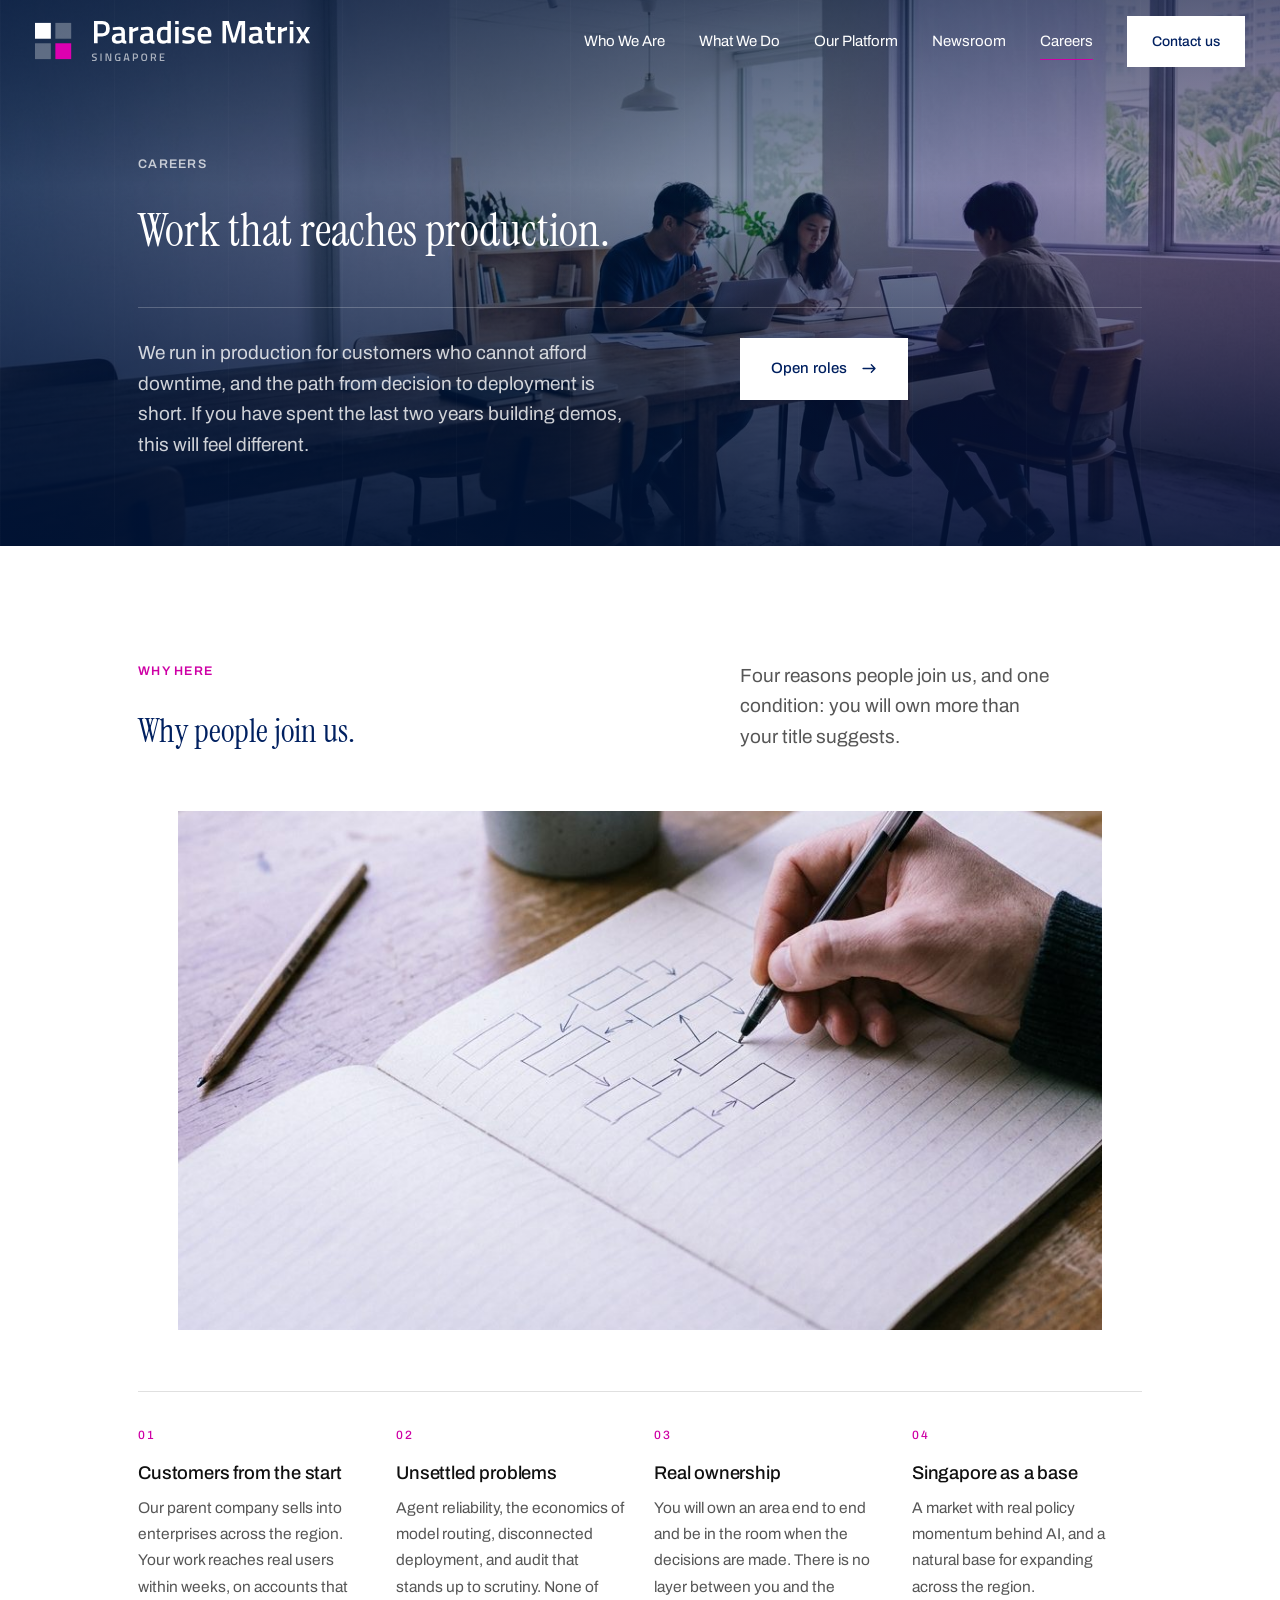
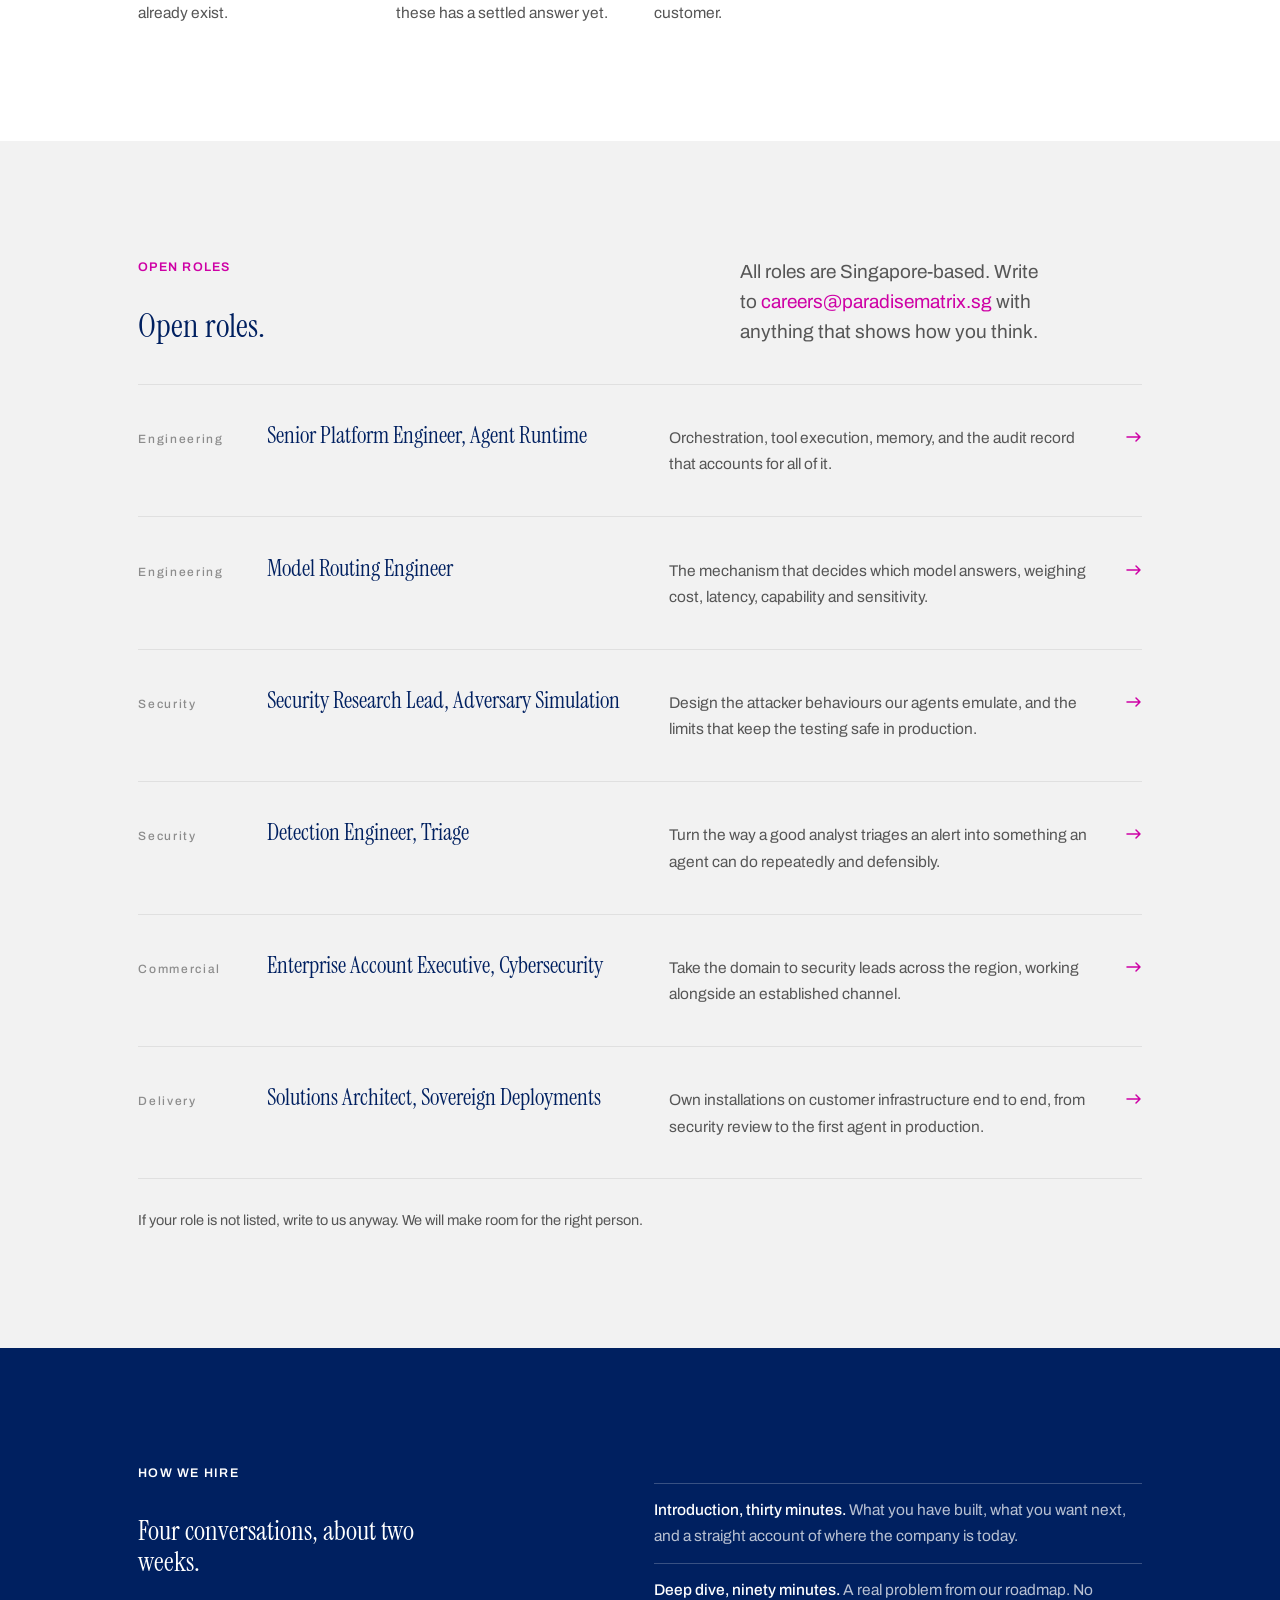
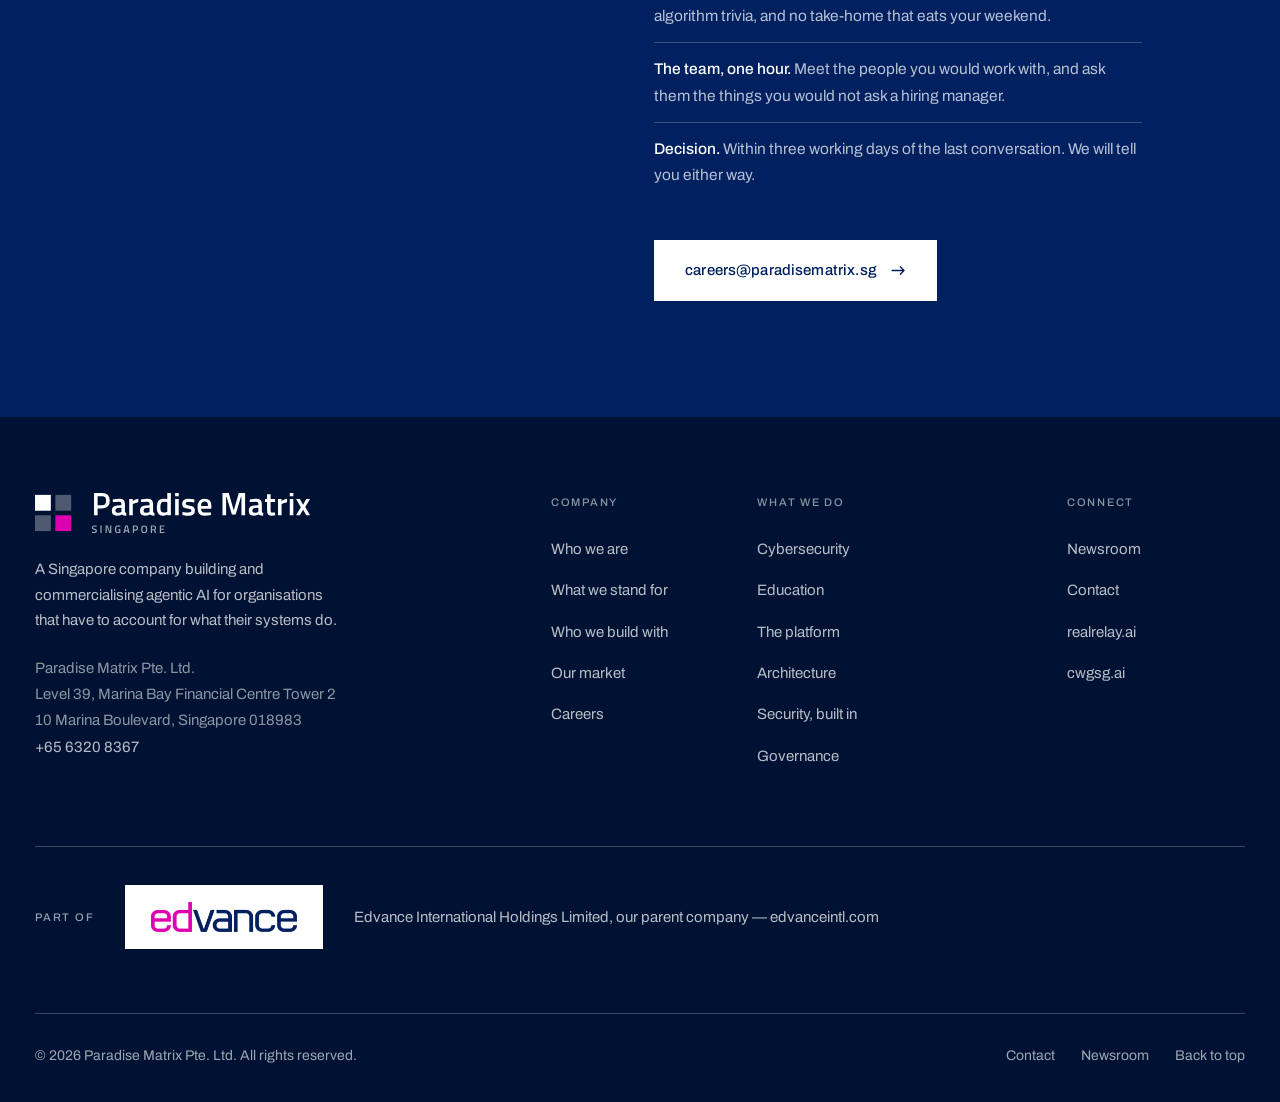
<file: careers.html>
<!DOCTYPE html>
<html lang="en">
<head>
<meta charset="utf-8">
<meta name="viewport" content="width=device-width, initial-scale=1">
<title>Careers | Paradise Matrix, Singapore</title>
<meta name="description" content="Open roles in platform engineering, security research, delivery and commercial. Singapore-based work on agentic AI that reaches production.">
<meta name="robots" content="index, follow, max-snippet:-1, max-image-preview:large">
<meta name="theme-color" content="#FFFFFF">
<link rel="canonical" href="https://paradisematrix.sg/careers.html">

<meta property="og:type" content="website">
<meta property="og:site_name" content="Paradise Matrix">
<meta property="og:locale" content="en_SG">
<meta property="og:title" content="Careers | Paradise Matrix, Singapore">
<meta property="og:description" content="Open roles in platform engineering, security research, delivery and commercial. Singapore-based work on agentic AI that reaches production.">
<meta property="og:url" content="https://paradisematrix.sg/careers.html">
<meta property="og:image" content="https://paradisematrix.sg/assets/img/og-card.png">
<meta property="og:image:width" content="1200">
<meta property="og:image:height" content="630">
<meta property="og:image:alt" content="Paradise Matrix, agentic AI built in Singapore">
<meta name="twitter:card" content="summary_large_image">
<meta name="twitter:title" content="Careers | Paradise Matrix, Singapore">
<meta name="twitter:description" content="Open roles in platform engineering, security research, delivery and commercial. Singapore-based work on agentic AI that reaches production.">
<meta name="twitter:image" content="https://paradisematrix.sg/assets/img/og-card.png">

<link rel="icon" href="data:image/svg+xml,%3Csvg xmlns='http://www.w3.org/2000/svg' viewBox='0 0 32 32'%3E%3Crect width='32' height='32' rx='7' fill='%23FFFFFF'/%3E%3Crect x='4' y='4' width='11' height='11' fill='%23002060'/%3E%3Crect x='17' y='4' width='11' height='11' fill='%23002060' opacity='.3'/%3E%3Crect x='4' y='17' width='11' height='11' fill='%23002060' opacity='.3'/%3E%3Crect x='17' y='17' width='11' height='11' fill='%23DD00B0'/%3E%3C/svg%3E">
<link rel="apple-touch-icon" href="assets/img/apple-touch-icon.png">
<link rel="preload" href="assets/fonts/instrument-serif-400-lat.woff2" as="font" type="font/woff2" crossorigin>
<link rel="preload" href="assets/fonts/archivo-400-lat.woff2" as="font" type="font/woff2" crossorigin>
<link rel="stylesheet" href="assets/fonts/fonts.css">
<link rel="stylesheet" href="assets/css/site.css">
<script type="application/ld+json">
{
  "@context": "https://schema.org",
  "@graph": [
    {
      "@type": "Organization",
      "@id": "https://paradisematrix.sg/#organization",
      "name": "Paradise Matrix",
      "legalName": "Paradise Matrix Pte. Ltd.",
      "url": "https://paradisematrix.sg/",
      "description": "Paradise Matrix is a Singapore company that builds and commercialises agentic AI for organisations that must account for what their systems do. It develops the RealRelay.ai platform and vertical AI agents for cybersecurity and education.",
      "foundingLocation": {
        "@type": "Place",
        "name": "Singapore"
      },
      "parentOrganization": {
        "@type": "Organization",
        "name": "Edvance International Holdings Limited",
        "url": "https://www.edvanceintl.com",
        "description": "Cybersecurity group headquartered in Hong Kong and listed on the Main Board of the Stock Exchange of Hong Kong."
      },
      "areaServed": [
        {
          "@type": "Country",
          "name": "Singapore"
        },
        {
          "@type": "Place",
          "name": "ASEAN"
        },
        {
          "@type": "Place",
          "name": "Hong Kong"
        },
        {
          "@type": "Country",
          "name": "Japan"
        },
        {
          "@type": "Country",
          "name": "United Arab Emirates"
        }
      ],
      "knowsAbout": [
        "Agentic AI",
        "AI agents",
        "AI governance",
        "Cybersecurity",
        "Fintech",
        "Security operations centre triage",
        "Adversary simulation",
        "Anti-money-laundering",
        "Know your customer",
        "Educational technology",
        "AI security validation",
        "Sovereign AI deployment",
        "Education technology"
      ],
      "address": {
        "@type": "PostalAddress",
        "streetAddress": "Level 39, Marina Bay Financial Centre Tower 2, 10 Marina Boulevard",
        "addressLocality": "Singapore",
        "postalCode": "018983",
        "addressCountry": "SG"
      },
      "telephone": "+65 6320 8367",
      "contactPoint": [
        {
          "@type": "ContactPoint",
          "contactType": "sales",
          "email": "enquiries@paradisematrix.sg",
          "telephone": "+65 6320 8367",
          "areaServed": "SG",
          "availableLanguage": "English"
        },
        {
          "@type": "ContactPoint",
          "contactType": "media relations",
          "email": "media@paradisematrix.sg"
        },
        {
          "@type": "ContactPoint",
          "contactType": "human resources",
          "email": "careers@paradisematrix.sg"
        }
      ]
    },
    {
      "@type": "WebSite",
      "@id": "https://paradisematrix.sg/#website",
      "url": "https://paradisematrix.sg/",
      "name": "Paradise Matrix",
      "publisher": {
        "@id": "https://paradisematrix.sg/#organization"
      },
      "inLanguage": "en"
    },
    {
      "@type": "WebPage",
      "@id": "https://paradisematrix.sg/careers.html",
      "url": "https://paradisematrix.sg/careers.html",
      "name": "Careers | Paradise Matrix, Singapore",
      "description": "Open roles in platform engineering, security research, delivery and commercial. Singapore-based work on agentic AI that reaches production.",
      "isPartOf": {
        "@id": "https://paradisematrix.sg/#website"
      },
      "about": {
        "@id": "https://paradisematrix.sg/#organization"
      },
      "inLanguage": "en"
    },
    {
      "@type": "BreadcrumbList",
      "itemListElement": [
        {
          "@type": "ListItem",
          "position": 1,
          "name": "Home",
          "item": "https://paradisematrix.sg/index.html"
        },
        {
          "@type": "ListItem",
          "position": 2,
          "name": "Careers",
          "item": "https://paradisematrix.sg/careers.html"
        }
      ]
    }
  ]
}
</script>
</head>
<body id="top">
<svg class="pm-logo-defs" aria-hidden="true" focusable="false"><defs><symbol id="pmLogo" viewBox="0 0 844.95 122.62"><rect x="0.00" y="5.82" width="48.55" height="48.55" fill="var(--pm-ink)"/><rect x="62.42" y="5.82" width="48.55" height="48.55" fill="var(--pm-ink)" opacity="0.3"/><rect x="0.00" y="68.25" width="48.55" height="48.55" fill="var(--pm-ink)" opacity="0.3"/><rect x="62.42" y="68.25" width="48.55" height="48.55" fill="var(--pm-pink)"/><path fill="var(--pm-ink)" transform="translate(172.97 68.50)" d="M33.00 -21.30H19.00V0.00H7.90V-68.50H33.00Q56.30 -68.50 56.30 -45.50Q56.30 -33.70 50.45 -27.50Q44.60 -21.30 33.00 -21.30ZM19.00 -30.90H32.90Q44.90 -30.90 44.90 -45.50Q44.90 -52.50 42.00 -55.70Q39.10 -58.90 32.90 -58.90H19.00Z M102.69 -34.60V-11.80Q102.79 -9.60 103.84 -8.55Q104.89 -7.50 107.09 -7.20L106.79 1.10Q98.19 1.10 93.49 -2.60Q85.49 1.10 77.39 1.10Q62.49 1.10 62.49 -14.80Q62.49 -22.40 66.54 -25.80Q70.59 -29.20 78.99 -29.90L91.89 -31.00V-34.60Q91.89 -38.60 90.14 -40.20Q88.39 -41.80 84.99 -41.80Q78.59 -41.80 68.99 -41.00L65.79 -40.80L65.39 -48.50Q76.29 -51.10 85.44 -51.10Q94.59 -51.10 98.64 -47.15Q102.69 -43.20 102.69 -34.60ZM80.29 -22.20Q73.39 -21.60 73.39 -14.70Q73.39 -7.80 79.49 -7.80Q84.49 -7.80 90.09 -9.40L91.89 -10.00V-23.30Z M115.90 0.00V-50.00H126.70V-44.00Q135.20 -49.50 143.70 -51.10V-40.20Q135.10 -38.50 129.00 -35.80L126.80 -34.90V0.00Z M188.99 -34.60V-11.80Q189.09 -9.60 190.14 -8.55Q191.19 -7.50 193.39 -7.20L193.09 1.10Q184.49 1.10 179.79 -2.60Q171.79 1.10 163.69 1.10Q148.79 1.10 148.79 -14.80Q148.79 -22.40 152.84 -25.80Q156.89 -29.20 165.29 -29.90L178.19 -31.00V-34.60Q178.19 -38.60 176.44 -40.20Q174.69 -41.80 171.29 -41.80Q164.89 -41.80 155.29 -41.00L152.09 -40.80L151.69 -48.50Q162.59 -51.10 171.74 -51.10Q180.89 -51.10 184.94 -47.15Q188.99 -43.20 188.99 -34.60ZM166.59 -22.20Q159.69 -21.60 159.69 -14.70Q159.69 -7.80 165.79 -7.80Q170.79 -7.80 176.39 -9.40L178.19 -10.00V-23.30Z M243.49 -70.80V0.00H232.69V-2.60Q225.39 1.10 219.29 1.10Q209.49 1.10 204.94 -4.80Q200.39 -10.70 200.39 -24.60Q200.39 -38.50 205.44 -44.80Q210.49 -51.10 221.19 -51.10Q224.79 -51.10 232.59 -49.80V-70.80ZM230.89 -10.40 232.59 -11.10V-40.70Q226.59 -41.70 221.49 -41.70Q211.39 -41.70 211.39 -24.90Q211.39 -15.70 213.74 -12.15Q216.09 -8.60 221.19 -8.60Q226.29 -8.60 230.89 -10.40Z M256.69 0.00V-50.00H267.59V0.00ZM256.69 -58.50V-70.00H267.59V-58.50Z M315.49 -39.70Q303.69 -41.30 298.39 -41.30Q293.09 -41.30 291.04 -40.05Q288.99 -38.80 288.99 -36.10Q288.99 -33.40 291.24 -32.30Q293.49 -31.20 301.84 -29.75Q310.19 -28.30 313.69 -25.20Q317.19 -22.10 317.19 -14.20Q317.19 -6.30 312.14 -2.60Q307.09 1.10 297.39 1.10Q291.29 1.10 281.99 -0.60L278.89 -1.10L279.29 -10.20Q291.29 -8.60 296.59 -8.60Q301.89 -8.60 304.14 -9.90Q306.39 -11.20 306.39 -14.20Q306.39 -17.20 304.24 -18.35Q302.09 -19.50 293.94 -20.85Q285.79 -22.20 281.99 -25.10Q278.19 -28.00 278.19 -35.70Q278.19 -43.40 283.44 -47.20Q288.69 -51.00 296.89 -51.00Q303.29 -51.00 312.59 -49.40L315.69 -48.80Z M363.29 -9.00 366.09 -9.30 366.29 -1.20Q354.89 1.10 346.09 1.10Q334.99 1.10 330.14 -5.00Q325.29 -11.10 325.29 -24.50Q325.29 -51.10 346.99 -51.10Q367.99 -51.10 367.99 -28.20L367.29 -20.40H336.29Q336.39 -14.20 338.99 -11.30Q341.59 -8.40 348.69 -8.40Q355.79 -8.40 363.29 -9.00ZM357.29 -28.80Q357.29 -36.20 354.94 -39.15Q352.59 -42.10 346.99 -42.10Q341.39 -42.10 338.84 -39.00Q336.29 -35.90 336.19 -28.80Z M401.79 0.00V-68.50H421.09L436.39 -15.00L451.69 -68.50H471.09V0.00H459.89V-56.20H458.39L442.19 -2.80H430.59L414.39 -56.20H412.89V0.00Z M522.49 -34.60V-11.80Q522.59 -9.60 523.64 -8.55Q524.69 -7.50 526.89 -7.20L526.59 1.10Q517.99 1.10 513.29 -2.60Q505.29 1.10 497.19 1.10Q482.29 1.10 482.29 -14.80Q482.29 -22.40 486.34 -25.80Q490.39 -29.20 498.79 -29.90L511.69 -31.00V-34.60Q511.69 -38.60 509.94 -40.20Q508.19 -41.80 504.79 -41.80Q498.39 -41.80 488.79 -41.00L485.59 -40.80L485.19 -48.50Q496.09 -51.10 505.24 -51.10Q514.39 -51.10 518.44 -47.15Q522.49 -43.20 522.49 -34.60ZM500.09 -22.20Q493.19 -21.60 493.19 -14.70Q493.19 -7.80 499.29 -7.80Q504.29 -7.80 509.89 -9.40L511.69 -10.00V-23.30Z M563.09 -40.70H549.29V-18.70Q549.29 -12.60 550.19 -10.60Q551.09 -8.60 554.79 -8.60L562.99 -8.90L563.49 -0.20Q556.79 1.10 553.29 1.10Q544.79 1.10 541.64 -2.80Q538.49 -6.70 538.49 -17.50V-40.70H532.09V-50.00H538.49V-64.50H549.29V-50.00H563.09Z M571.99 0.00V-50.00H582.79V-44.00Q591.29 -49.50 599.79 -51.10V-40.20Q591.19 -38.50 585.09 -35.80L582.89 -34.90V0.00Z M608.08 0.00V-50.00H618.98V0.00ZM608.08 -58.50V-70.00H618.98V-58.50Z M627.38 -50.00H638.98L648.78 -32.70L658.68 -50.00H670.28L655.38 -25.40L670.28 0.00H658.68L648.78 -17.10L638.98 0.00H627.38L641.88 -25.10Z"/><path fill="var(--pm-ink)" opacity="0.62" transform="translate(172.97 122.62)" d="M9.38 -20.07Q5.13 -20.07 5.13 -17.09Q5.13 -15.54 6.13 -14.89Q7.14 -14.24 10.57 -13.28Q14.00 -12.33 15.41 -11.00Q16.82 -9.68 16.82 -6.83Q16.82 -3.22 14.76 -1.42Q12.70 0.37 9.15 0.37Q6.30 0.37 2.85 -0.30L1.64 -0.54L2.01 -3.52Q6.53 -2.91 8.91 -2.91Q13.07 -2.91 13.07 -6.60Q13.07 -8.04 12.13 -8.73Q11.19 -9.41 7.91 -10.23Q4.62 -11.06 3.02 -12.50Q1.41 -13.94 1.41 -17.05Q1.41 -20.17 3.43 -21.76Q5.46 -23.35 9.04 -23.35Q11.62 -23.35 15.14 -22.75L16.31 -22.55L16.01 -19.53Q11.32 -20.07 9.38 -20.07Z M27.53 0.00V-22.95H31.25V0.00Z M43.25 0.00V-22.95H49.75L56.72 -3.28H57.22V-22.95H60.94V0.00H54.57L47.44 -19.70H46.97V0.00Z M82.28 -8.78V-12.06H88.81V-0.40Q87.91 -0.17 85.14 0.10Q82.38 0.37 81.14 0.37Q75.92 0.37 73.94 -2.51Q71.96 -5.39 71.96 -11.54Q71.96 -17.69 73.99 -20.50Q76.02 -23.32 81.01 -23.32Q83.96 -23.32 87.64 -22.65L88.81 -22.41L88.68 -19.46Q84.63 -20.00 81.41 -20.00Q78.19 -20.00 77.00 -18.19Q75.81 -16.38 75.81 -11.49Q75.81 -6.60 76.94 -4.74Q78.06 -2.88 81.48 -2.88Q83.92 -2.88 85.13 -3.18V-8.78Z M98.19 0.00 103.85 -22.95H111.25L116.95 0.00H113.20L111.96 -4.92H103.15L101.91 0.00ZM106.73 -19.83 103.88 -8.21H111.22L108.41 -19.83Z M135.34 -7.14H130.65V0.00H126.93V-22.95H135.34Q143.14 -22.95 143.14 -15.24Q143.14 -11.29 141.18 -9.21Q139.22 -7.14 135.34 -7.14ZM130.65 -10.35H135.30Q139.32 -10.35 139.32 -15.24Q139.32 -17.59 138.35 -18.66Q137.38 -19.73 135.30 -19.73H130.65Z M157.41 -4.86Q158.55 -2.88 161.77 -2.88Q164.98 -2.88 166.10 -4.82Q167.23 -6.77 167.23 -11.34Q167.23 -15.91 166.07 -17.99Q164.92 -20.07 161.77 -20.07Q158.62 -20.07 157.44 -17.99Q156.27 -15.91 156.27 -11.37Q156.27 -6.83 157.41 -4.86ZM169.02 -2.45Q166.96 0.37 161.77 0.37Q156.57 0.37 154.50 -2.46Q152.42 -5.29 152.42 -11.36Q152.42 -17.42 154.51 -20.37Q156.61 -23.32 161.77 -23.32Q166.93 -23.32 169.00 -20.38Q171.08 -17.45 171.08 -11.36Q171.08 -5.26 169.02 -2.45Z M185.81 -8.17V0.00H182.09V-22.95H190.80Q198.58 -22.95 198.58 -15.64Q198.58 -10.75 194.82 -9.01L198.61 0.00H194.52L191.21 -8.17ZM194.76 -15.61Q194.76 -19.73 190.80 -19.73H185.81V-11.39H190.87Q192.88 -11.39 193.82 -12.55Q194.76 -13.70 194.76 -15.61Z M209.50 0.00V-22.95H223.97V-19.70H213.22V-13.20H221.96V-9.98H213.22V-3.28H223.97V0.00Z"/></symbol></defs></svg>
  <a class="skip-link" href="#main">Skip to content</a>
  <header class="site-header on-dark">
    <div class="nav-inner">
      <a class="brand" href="index.html" aria-label="Paradise Matrix Singapore — home">
        <svg class="brand__logo" viewBox="0 0 844.95 122.62" role="img" aria-label="Paradise Matrix Singapore"><use href="#pmLogo"/></svg>
      </a>
      <button class="nav-toggle" type="button" aria-label="Menu" aria-expanded="false" aria-controls="primary-nav"><span></span><span></span><span></span></button>
      <nav class="nav-primary" id="primary-nav" aria-label="Primary">
        <a class="nav-link" href="who-we-are.html">Who We Are</a>
        <a class="nav-link" href="what-we-do.html">What We Do</a>
        <a class="nav-link" href="realrelay.html">Our Platform</a>
        <a class="nav-link" href="newsroom.html">Newsroom</a>
        <a class="nav-link" href="careers.html">Careers</a>
        <a class="btn nav-cta" href="contact.html">Contact us</a>
      </nav>
    </div>
  </header>
  <main id="main">
    <section class="hero hero--short">
      <div class="hero__art">
        <img src="assets/img/hero-careers.jpg" alt="Colleagues working together at a long table" width="1376" height="688" fetchpriority="high" decoding="async">
      </div><div class="hero__grain" aria-hidden="true"></div>
      <div class="shell"><div class="g12"><div class="off1">
        <p class="label" data-reveal>Careers</p>
        <h1 class="stmt stmt--xl" data-reveal data-reveal-delay="70">Work that reaches production.</h1>
        <div class="hero__foot g12" data-reveal data-reveal-delay="150">
          <p class="lede c-6">
            We run in production for customers who cannot afford downtime, and the path from decision to deployment
            is short. If you have spent the last two years building demos, this will feel different.
          </p>
          <div class="c-4 start8"><div class="btn-row"><a class="btn btn--onDeep" href="#roles">Open roles <svg viewBox="0 0 16 12" fill="none" stroke="currentColor" stroke-width="1.5" stroke-linecap="round" stroke-linejoin="round" aria-hidden="true"><path d="M1 6h13M10 2l4 4-4 4"/></svg></a></div></div>
        </div>
      </div></div></div>
    </section>

    <section class="pad">
      <div class="shell"><div class="g12"><div class="off1">
        <div class="g12" style="margin-bottom:clamp(28px,3.2vw,46px)">
          <div class="c-5" data-reveal><p class="label">Why here</p><h2 class="stmt stmt--lg">Why people join us.</h2></div>
          <div class="c-4 start8" data-reveal data-reveal-delay="80"><p class="lede">Four reasons people join us, and one condition: you will own more than your title suggests.</p></div>
        </div>
        <div class="g12" style="margin-bottom:clamp(30px,3.4vw,52px)" data-reveal>
          <div class="c-12"><figure class="figure figure--wide"><img src="assets/img/fig-careers.jpg" alt="A hand sketching a system diagram in a notebook" width="967" height="726" loading="lazy" decoding="async"></figure></div>
        </div>
        <div class="cols g12" data-reveal>
          <div class="col-item c-3"><span class="col-item__n">01</span><h3 class="h-sans h-sans--md">Customers from the start</h3><p>Our parent company sells into enterprises across the region. Your work reaches real users within weeks, on accounts that already exist.</p></div>
          <div class="col-item c-3"><span class="col-item__n">02</span><h3 class="h-sans h-sans--md">Unsettled problems</h3><p>Agent reliability, the economics of model routing, disconnected deployment, and audit that stands up to scrutiny. None of these has a settled answer yet.</p></div>
          <div class="col-item c-3"><span class="col-item__n">03</span><h3 class="h-sans h-sans--md">Real ownership</h3><p>You will own an area end to end and be in the room when the decisions are made. There is no layer between you and the customer.</p></div>
          <div class="col-item c-3"><span class="col-item__n">04</span><h3 class="h-sans h-sans--md">Singapore as a base</h3><p>A market with real policy momentum behind AI, and a natural base for expanding across the region.</p></div>
        </div>
      </div></div></div>
    </section>

    <section class="pad bg-offwhite" id="roles">
      <div class="shell"><div class="g12"><div class="off1">
        <div class="g12" style="margin-bottom:clamp(24px,2.8vw,40px)">
          <div class="c-5" data-reveal><p class="label">Open roles</p><h2 class="stmt stmt--lg">Open roles.</h2></div>
          <div class="c-4 start8" data-reveal data-reveal-delay="80"><p class="lede">All roles are Singapore-based. Write to <a href="mailto:careers@paradisematrix.sg" style="color:var(--accent)">careers@paradisematrix.sg</a> with anything that shows how you think.</p></div>
        </div>
        <div class="row-list" data-reveal>
          <a class="row" href="mailto:careers@paradisematrix.sg?subject=Senior%20Platform%20Engineer"><span class="row__n">Engineering</span><span class="row__t">Senior Platform Engineer, Agent Runtime</span><span class="row__d">Orchestration, tool execution, memory, and the audit record that accounts for all of it.</span><span class="row__a"><svg viewBox="0 0 16 12" fill="none" stroke="currentColor" stroke-width="1.5" stroke-linecap="round" stroke-linejoin="round" aria-hidden="true"><path d="M1 6h13M10 2l4 4-4 4"/></svg></span></a>
          <a class="row" href="mailto:careers@paradisematrix.sg?subject=Model%20Routing%20Engineer"><span class="row__n">Engineering</span><span class="row__t">Model Routing Engineer</span><span class="row__d">The mechanism that decides which model answers, weighing cost, latency, capability and sensitivity.</span><span class="row__a"><svg viewBox="0 0 16 12" fill="none" stroke="currentColor" stroke-width="1.5" stroke-linecap="round" stroke-linejoin="round" aria-hidden="true"><path d="M1 6h13M10 2l4 4-4 4"/></svg></span></a>
          <a class="row" href="mailto:careers@paradisematrix.sg?subject=Security%20Research%20Lead"><span class="row__n">Security</span><span class="row__t">Security Research Lead, Adversary Simulation</span><span class="row__d">Design the attacker behaviours our agents emulate, and the limits that keep the testing safe in production.</span><span class="row__a"><svg viewBox="0 0 16 12" fill="none" stroke="currentColor" stroke-width="1.5" stroke-linecap="round" stroke-linejoin="round" aria-hidden="true"><path d="M1 6h13M10 2l4 4-4 4"/></svg></span></a>
          <a class="row" href="mailto:careers@paradisematrix.sg?subject=Detection%20Engineer"><span class="row__n">Security</span><span class="row__t">Detection Engineer, Triage</span><span class="row__d">Turn the way a good analyst triages an alert into something an agent can do repeatedly and defensibly.</span><span class="row__a"><svg viewBox="0 0 16 12" fill="none" stroke="currentColor" stroke-width="1.5" stroke-linecap="round" stroke-linejoin="round" aria-hidden="true"><path d="M1 6h13M10 2l4 4-4 4"/></svg></span></a>
          <a class="row" href="mailto:careers@paradisematrix.sg?subject=Enterprise%20Account%20Executive"><span class="row__n">Commercial</span><span class="row__t">Enterprise Account Executive, Cybersecurity</span><span class="row__d">Take the domain to security leads across the region, working alongside an established channel.</span><span class="row__a"><svg viewBox="0 0 16 12" fill="none" stroke="currentColor" stroke-width="1.5" stroke-linecap="round" stroke-linejoin="round" aria-hidden="true"><path d="M1 6h13M10 2l4 4-4 4"/></svg></span></a>
          <a class="row" href="mailto:careers@paradisematrix.sg?subject=Solutions%20Architect"><span class="row__n">Delivery</span><span class="row__t">Solutions Architect, Sovereign Deployments</span><span class="row__d">Own installations on customer infrastructure end to end, from security review to the first agent in production.</span><span class="row__a"><svg viewBox="0 0 16 12" fill="none" stroke="currentColor" stroke-width="1.5" stroke-linecap="round" stroke-linejoin="round" aria-hidden="true"><path d="M1 6h13M10 2l4 4-4 4"/></svg></span></a>
        </div>
        <p class="form-note" data-reveal style="margin-top:1.8rem">If your role is not listed, write to us anyway. We will make room for the right person.</p>
      </div></div></div>
    </section>

    <section class="pad bg-deep">
      <div class="shell"><div class="g12"><div class="off1 g12">
        <div class="c-4" data-reveal><p class="label">How we hire</p><h2 class="stmt stmt--md">Four conversations, about two weeks.</h2></div>
        <div class="c-6 start7" data-reveal data-reveal-delay="80">
          <ul class="dl">
            <li><strong>Introduction, thirty minutes.</strong> What you have built, what you want next, and a straight account of where the company is today.</li>
            <li><strong>Deep dive, ninety minutes.</strong> A real problem from our roadmap. No algorithm trivia, and no take-home that eats your weekend.</li>
            <li><strong>The team, one hour.</strong> Meet the people you would work with, and ask them the things you would not ask a hiring manager.</li>
            <li><strong>Decision.</strong> Within three working days of the last conversation. We will tell you either way.</li>
          </ul>
          <div class="btn-row" style="margin-top:2.4rem"><a class="btn btn--onDeep" href="mailto:careers@paradisematrix.sg">careers@paradisematrix.sg <svg viewBox="0 0 16 12" fill="none" stroke="currentColor" stroke-width="1.5" stroke-linecap="round" stroke-linejoin="round" aria-hidden="true"><path d="M1 6h13M10 2l4 4-4 4"/></svg></a></div>
        </div>
      </div></div></div>
    </section>

  </main>
  <footer class="site-footer">
    <div class="shell">
      <div class="g12">
        <div class="c-4 footer-about">
          <a class="brand" href="index.html" aria-label="Paradise Matrix Singapore — home">
            <svg class="brand__logo" viewBox="0 0 844.95 122.62" role="img" aria-label="Paradise Matrix Singapore"><use href="#pmLogo"/></svg>
          </a>
          <p>A Singapore company building and commercialising agentic AI for organisations that have to account for what their systems do.</p>
          <address class="footer-addr">
            Paradise Matrix Pte. Ltd.<br>
            Level 39, Marina Bay Financial Centre Tower 2<br>
            10 Marina Boulevard, Singapore 018983<br>
            <a href="tel:+6563208367">+65 6320 8367</a>
          </address>
        </div>
        <div class="c-2 start6 footer-col">
          <h2 class="footer-h">Company</h2>
          <ul>
            <li><a href="who-we-are.html">Who we are</a></li>
            <li><a href="who-we-are.html#principles">What we stand for</a></li>
            <li><a href="who-we-are.html#partnership">Who we build with</a></li>
            <li><a href="who-we-are.html#market">Our market</a></li>
            <li><a href="careers.html">Careers</a></li>
          </ul>
        </div>
        <div class="c-3 start8 footer-col">
          <h2 class="footer-h">What we do</h2>
          <ul>
            <li><a href="what-we-do.html#cybersecurity">Cybersecurity</a></li>
            <li><a href="what-we-do.html#education">Education</a></li>
            <li><a href="realrelay.html">The platform</a></li>
            <li><a href="realrelay.html#architecture">Architecture</a></li>
            <li><a href="realrelay.html#security">Security, built in</a></li>
            <li><a href="realrelay.html#governance">Governance</a></li>
          </ul>
        </div>
        <div class="c-2 start11 footer-col">
          <h2 class="footer-h">Connect</h2>
          <ul>
            <li><a href="newsroom.html">Newsroom</a></li>
            <li><a href="contact.html">Contact</a></li>
            <li><a href="https://www.realrelay.ai" rel="noopener">realrelay.ai</a></li>
            <li><a href="https://www.cwgsg.ai" rel="noopener">cwgsg.ai</a></li>
          </ul>
        </div>
      </div>
      <div class="footer-parent">
        <p class="footer-parent__t">Part of</p>
        <span class="footer-parent__plate">
          <img src="assets/img/edvance-logo.png" alt="Edvance International Holdings Limited" width="583" height="120" loading="lazy">
        </span>
        <a class="footer-parent__link" href="https://www.edvanceintl.com" rel="noopener">Edvance International Holdings Limited, our parent company &mdash; edvanceintl.com</a>
      </div>
      <div class="footer-bottom">
        <p>&copy; <span data-year>2026</span> Paradise Matrix Pte. Ltd. All rights reserved.</p>
        <nav aria-label="Secondary">
          <a href="contact.html">Contact</a>
          <a href="newsroom.html">Newsroom</a>
          <a href="#top">Back to top</a>
        </nav>
      </div>
    </div>
  </footer>
<script src="assets/js/site.js"></script>
</body>
</html>
</file>
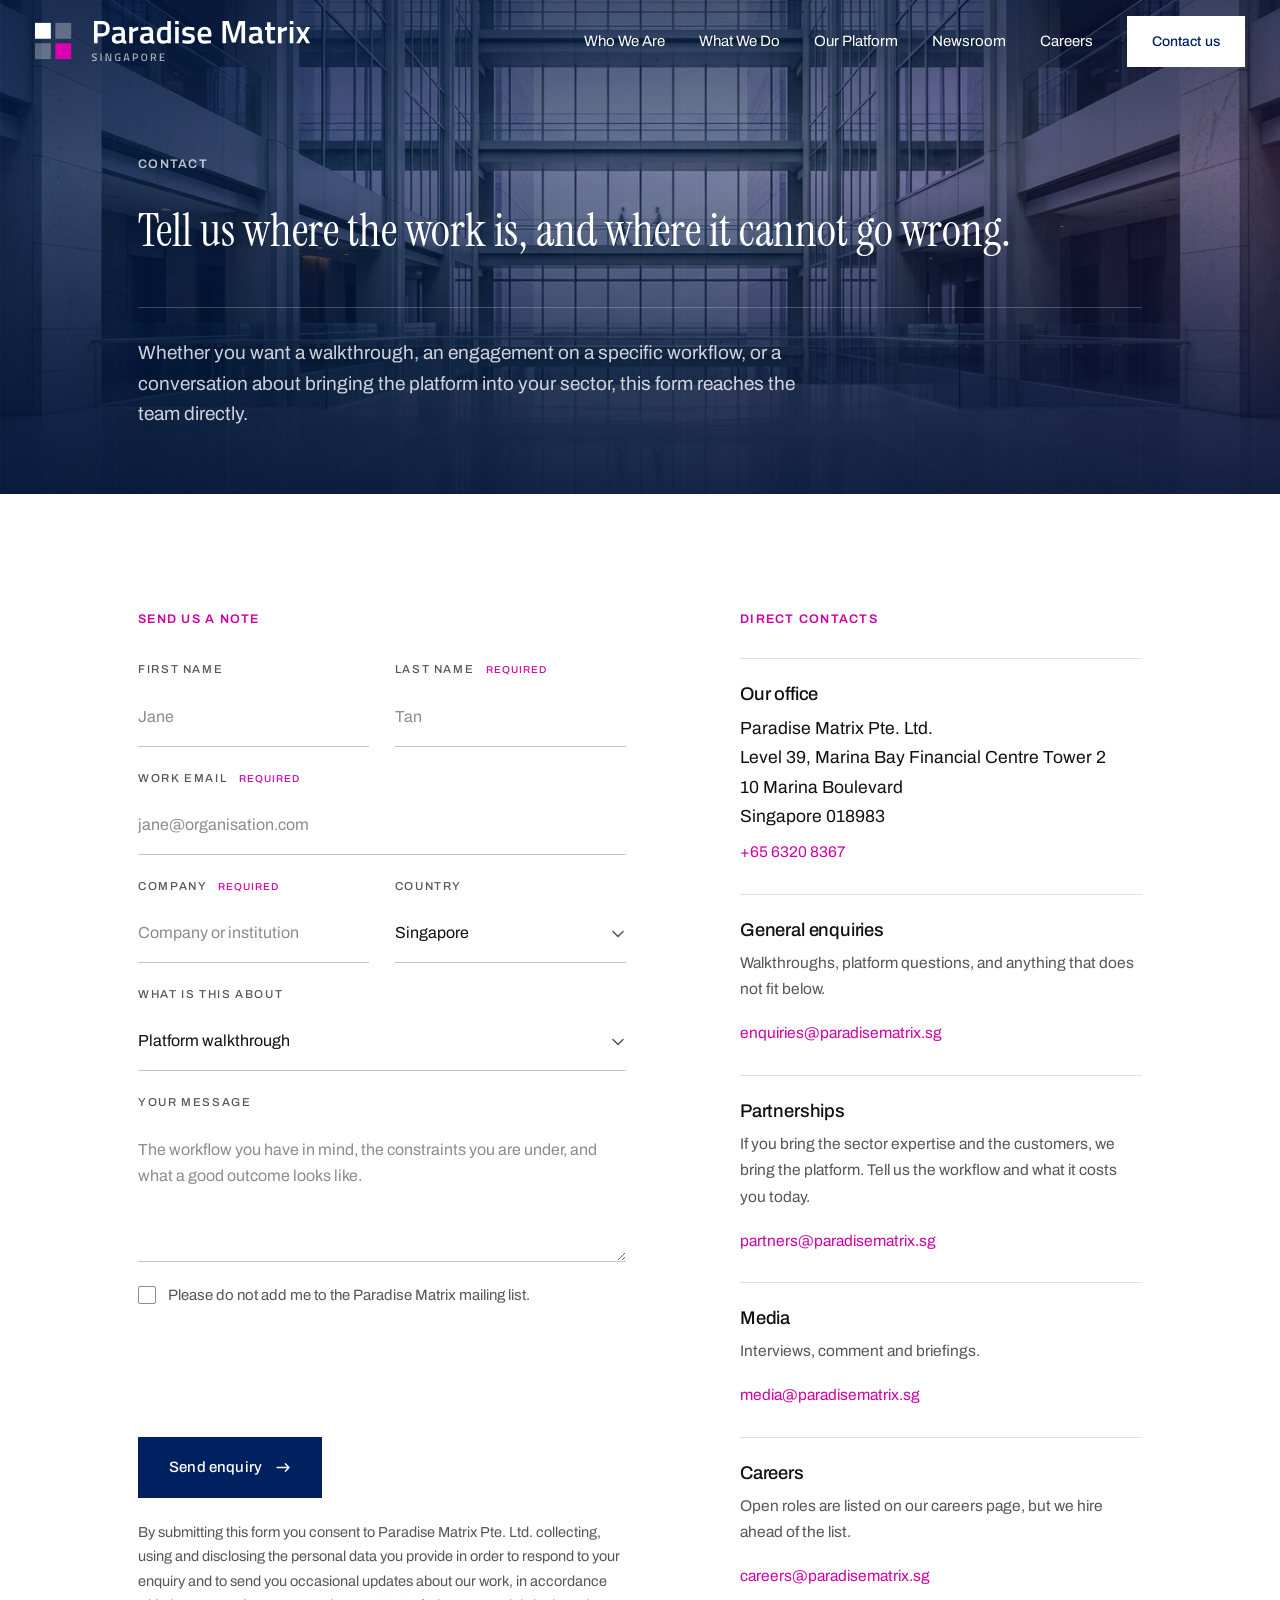
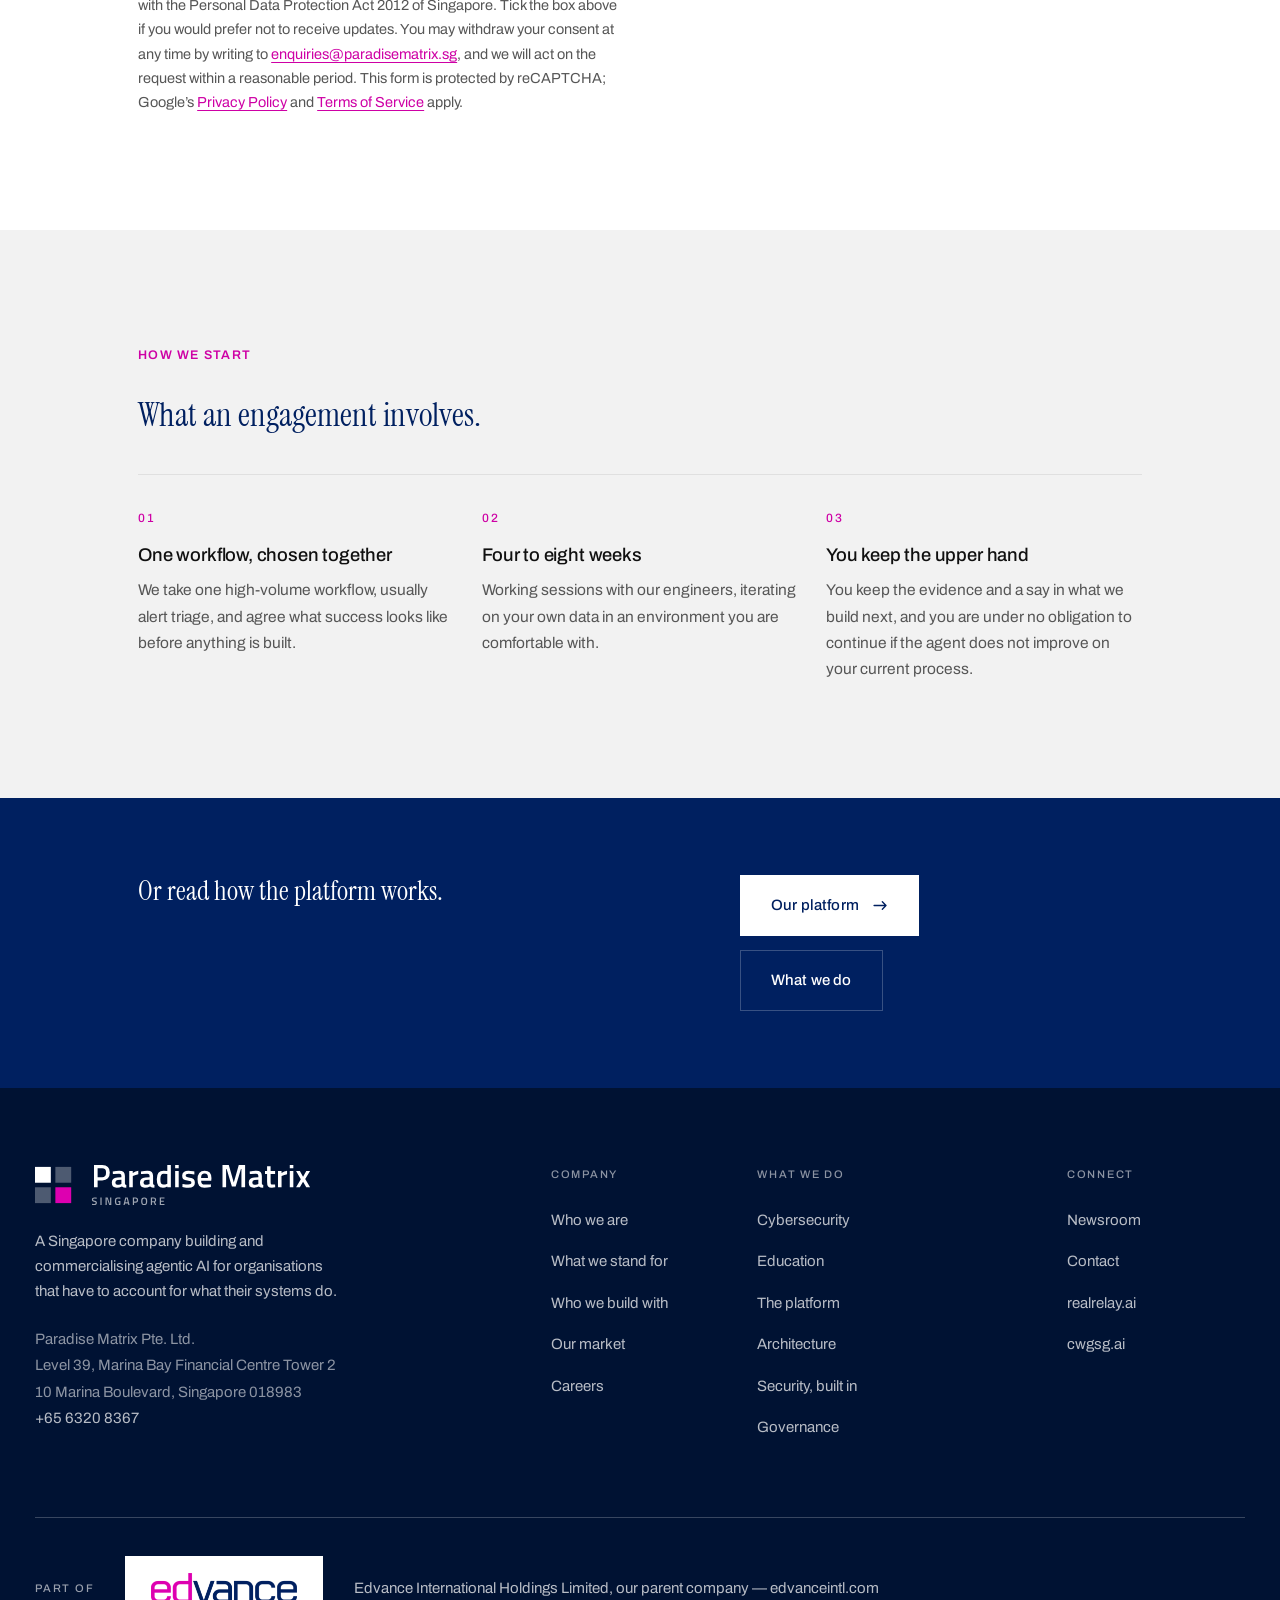
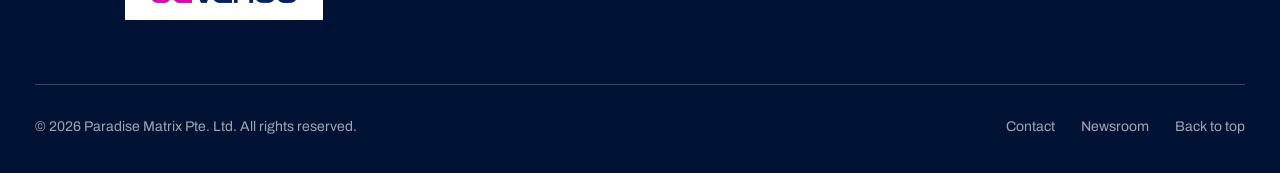
<file: contact.html>
<!DOCTYPE html>
<html lang="en">
<head>
<meta charset="utf-8">
<meta name="viewport" content="width=device-width, initial-scale=1">
<title>Contact Paradise Matrix | Singapore</title>
<meta name="description" content="Talk to us about the platform, an engagement on a specific workflow, media enquiries or careers. Paradise Matrix Pte. Ltd., Singapore.">
<meta name="robots" content="index, follow, max-snippet:-1, max-image-preview:large">
<meta name="theme-color" content="#FFFFFF">
<link rel="canonical" href="https://paradisematrix.sg/contact.html">

<meta property="og:type" content="website">
<meta property="og:site_name" content="Paradise Matrix">
<meta property="og:locale" content="en_SG">
<meta property="og:title" content="Contact Paradise Matrix | Singapore">
<meta property="og:description" content="Talk to us about the platform, an engagement on a specific workflow, media enquiries or careers. Paradise Matrix Pte. Ltd., Singapore.">
<meta property="og:url" content="https://paradisematrix.sg/contact.html">
<meta property="og:image" content="https://paradisematrix.sg/assets/img/og-card.png">
<meta property="og:image:width" content="1200">
<meta property="og:image:height" content="630">
<meta property="og:image:alt" content="Paradise Matrix, agentic AI built in Singapore">
<meta name="twitter:card" content="summary_large_image">
<meta name="twitter:title" content="Contact Paradise Matrix | Singapore">
<meta name="twitter:description" content="Talk to us about the platform, an engagement on a specific workflow, media enquiries or careers. Paradise Matrix Pte. Ltd., Singapore.">
<meta name="twitter:image" content="https://paradisematrix.sg/assets/img/og-card.png">

<link rel="icon" href="data:image/svg+xml,%3Csvg xmlns='http://www.w3.org/2000/svg' viewBox='0 0 32 32'%3E%3Crect width='32' height='32' rx='7' fill='%23FFFFFF'/%3E%3Crect x='4' y='4' width='11' height='11' fill='%23002060'/%3E%3Crect x='17' y='4' width='11' height='11' fill='%23002060' opacity='.3'/%3E%3Crect x='4' y='17' width='11' height='11' fill='%23002060' opacity='.3'/%3E%3Crect x='17' y='17' width='11' height='11' fill='%23DD00B0'/%3E%3C/svg%3E">
<link rel="apple-touch-icon" href="assets/img/apple-touch-icon.png">
<link rel="preload" href="assets/fonts/instrument-serif-400-lat.woff2" as="font" type="font/woff2" crossorigin>
<link rel="preload" href="assets/fonts/archivo-400-lat.woff2" as="font" type="font/woff2" crossorigin>
<link rel="stylesheet" href="assets/fonts/fonts.css">
<link rel="stylesheet" href="assets/css/site.css">
<script type="application/ld+json">
{
  "@context": "https://schema.org",
  "@graph": [
    {
      "@type": "Organization",
      "@id": "https://paradisematrix.sg/#organization",
      "name": "Paradise Matrix",
      "legalName": "Paradise Matrix Pte. Ltd.",
      "url": "https://paradisematrix.sg/",
      "description": "Paradise Matrix is a Singapore company that builds and commercialises agentic AI for organisations that must account for what their systems do. It develops the RealRelay.ai platform and vertical AI agents for cybersecurity and education.",
      "foundingLocation": {
        "@type": "Place",
        "name": "Singapore"
      },
      "parentOrganization": {
        "@type": "Organization",
        "name": "Edvance International Holdings Limited",
        "url": "https://www.edvanceintl.com",
        "description": "Cybersecurity group headquartered in Hong Kong and listed on the Main Board of the Stock Exchange of Hong Kong."
      },
      "areaServed": [
        {
          "@type": "Country",
          "name": "Singapore"
        },
        {
          "@type": "Place",
          "name": "ASEAN"
        },
        {
          "@type": "Place",
          "name": "Hong Kong"
        },
        {
          "@type": "Country",
          "name": "Japan"
        },
        {
          "@type": "Country",
          "name": "United Arab Emirates"
        }
      ],
      "knowsAbout": [
        "Agentic AI",
        "AI agents",
        "AI governance",
        "Cybersecurity",
        "Fintech",
        "Security operations centre triage",
        "Adversary simulation",
        "Anti-money-laundering",
        "Know your customer",
        "Educational technology",
        "AI security validation",
        "Sovereign AI deployment",
        "Education technology"
      ],
      "address": {
        "@type": "PostalAddress",
        "streetAddress": "Level 39, Marina Bay Financial Centre Tower 2, 10 Marina Boulevard",
        "addressLocality": "Singapore",
        "postalCode": "018983",
        "addressCountry": "SG"
      },
      "telephone": "+65 6320 8367",
      "contactPoint": [
        {
          "@type": "ContactPoint",
          "contactType": "sales",
          "email": "enquiries@paradisematrix.sg",
          "telephone": "+65 6320 8367",
          "areaServed": "SG",
          "availableLanguage": "English"
        },
        {
          "@type": "ContactPoint",
          "contactType": "media relations",
          "email": "media@paradisematrix.sg"
        },
        {
          "@type": "ContactPoint",
          "contactType": "human resources",
          "email": "careers@paradisematrix.sg"
        }
      ]
    },
    {
      "@type": "WebSite",
      "@id": "https://paradisematrix.sg/#website",
      "url": "https://paradisematrix.sg/",
      "name": "Paradise Matrix",
      "publisher": {
        "@id": "https://paradisematrix.sg/#organization"
      },
      "inLanguage": "en"
    },
    {
      "@type": "WebPage",
      "@id": "https://paradisematrix.sg/contact.html",
      "url": "https://paradisematrix.sg/contact.html",
      "name": "Contact Paradise Matrix | Singapore",
      "description": "Talk to us about the platform, an engagement on a specific workflow, media enquiries or careers. Paradise Matrix Pte. Ltd., Singapore.",
      "isPartOf": {
        "@id": "https://paradisematrix.sg/#website"
      },
      "about": {
        "@id": "https://paradisematrix.sg/#organization"
      },
      "inLanguage": "en"
    },
    {
      "@type": "BreadcrumbList",
      "itemListElement": [
        {
          "@type": "ListItem",
          "position": 1,
          "name": "Home",
          "item": "https://paradisematrix.sg/index.html"
        },
        {
          "@type": "ListItem",
          "position": 2,
          "name": "Contact",
          "item": "https://paradisematrix.sg/contact.html"
        }
      ]
    }
  ]
}
</script>
<script src="https://www.google.com/recaptcha/api.js" async defer></script>
<script>
function timestamp(){var r=document.getElementById("g-recaptcha-response");if(r==null||r.value.trim()==""){var c=document.getElementsByName("captcha_settings")[0];if(!c)return;var e=JSON.parse(c.value);e["ts"]=JSON.stringify(new Date().getTime());c.value=JSON.stringify(e);}}
setInterval(timestamp,500);
</script>
</head>
<body id="top">
<svg class="pm-logo-defs" aria-hidden="true" focusable="false"><defs><symbol id="pmLogo" viewBox="0 0 844.95 122.62"><rect x="0.00" y="5.82" width="48.55" height="48.55" fill="var(--pm-ink)"/><rect x="62.42" y="5.82" width="48.55" height="48.55" fill="var(--pm-ink)" opacity="0.3"/><rect x="0.00" y="68.25" width="48.55" height="48.55" fill="var(--pm-ink)" opacity="0.3"/><rect x="62.42" y="68.25" width="48.55" height="48.55" fill="var(--pm-pink)"/><path fill="var(--pm-ink)" transform="translate(172.97 68.50)" d="M33.00 -21.30H19.00V0.00H7.90V-68.50H33.00Q56.30 -68.50 56.30 -45.50Q56.30 -33.70 50.45 -27.50Q44.60 -21.30 33.00 -21.30ZM19.00 -30.90H32.90Q44.90 -30.90 44.90 -45.50Q44.90 -52.50 42.00 -55.70Q39.10 -58.90 32.90 -58.90H19.00Z M102.69 -34.60V-11.80Q102.79 -9.60 103.84 -8.55Q104.89 -7.50 107.09 -7.20L106.79 1.10Q98.19 1.10 93.49 -2.60Q85.49 1.10 77.39 1.10Q62.49 1.10 62.49 -14.80Q62.49 -22.40 66.54 -25.80Q70.59 -29.20 78.99 -29.90L91.89 -31.00V-34.60Q91.89 -38.60 90.14 -40.20Q88.39 -41.80 84.99 -41.80Q78.59 -41.80 68.99 -41.00L65.79 -40.80L65.39 -48.50Q76.29 -51.10 85.44 -51.10Q94.59 -51.10 98.64 -47.15Q102.69 -43.20 102.69 -34.60ZM80.29 -22.20Q73.39 -21.60 73.39 -14.70Q73.39 -7.80 79.49 -7.80Q84.49 -7.80 90.09 -9.40L91.89 -10.00V-23.30Z M115.90 0.00V-50.00H126.70V-44.00Q135.20 -49.50 143.70 -51.10V-40.20Q135.10 -38.50 129.00 -35.80L126.80 -34.90V0.00Z M188.99 -34.60V-11.80Q189.09 -9.60 190.14 -8.55Q191.19 -7.50 193.39 -7.20L193.09 1.10Q184.49 1.10 179.79 -2.60Q171.79 1.10 163.69 1.10Q148.79 1.10 148.79 -14.80Q148.79 -22.40 152.84 -25.80Q156.89 -29.20 165.29 -29.90L178.19 -31.00V-34.60Q178.19 -38.60 176.44 -40.20Q174.69 -41.80 171.29 -41.80Q164.89 -41.80 155.29 -41.00L152.09 -40.80L151.69 -48.50Q162.59 -51.10 171.74 -51.10Q180.89 -51.10 184.94 -47.15Q188.99 -43.20 188.99 -34.60ZM166.59 -22.20Q159.69 -21.60 159.69 -14.70Q159.69 -7.80 165.79 -7.80Q170.79 -7.80 176.39 -9.40L178.19 -10.00V-23.30Z M243.49 -70.80V0.00H232.69V-2.60Q225.39 1.10 219.29 1.10Q209.49 1.10 204.94 -4.80Q200.39 -10.70 200.39 -24.60Q200.39 -38.50 205.44 -44.80Q210.49 -51.10 221.19 -51.10Q224.79 -51.10 232.59 -49.80V-70.80ZM230.89 -10.40 232.59 -11.10V-40.70Q226.59 -41.70 221.49 -41.70Q211.39 -41.70 211.39 -24.90Q211.39 -15.70 213.74 -12.15Q216.09 -8.60 221.19 -8.60Q226.29 -8.60 230.89 -10.40Z M256.69 0.00V-50.00H267.59V0.00ZM256.69 -58.50V-70.00H267.59V-58.50Z M315.49 -39.70Q303.69 -41.30 298.39 -41.30Q293.09 -41.30 291.04 -40.05Q288.99 -38.80 288.99 -36.10Q288.99 -33.40 291.24 -32.30Q293.49 -31.20 301.84 -29.75Q310.19 -28.30 313.69 -25.20Q317.19 -22.10 317.19 -14.20Q317.19 -6.30 312.14 -2.60Q307.09 1.10 297.39 1.10Q291.29 1.10 281.99 -0.60L278.89 -1.10L279.29 -10.20Q291.29 -8.60 296.59 -8.60Q301.89 -8.60 304.14 -9.90Q306.39 -11.20 306.39 -14.20Q306.39 -17.20 304.24 -18.35Q302.09 -19.50 293.94 -20.85Q285.79 -22.20 281.99 -25.10Q278.19 -28.00 278.19 -35.70Q278.19 -43.40 283.44 -47.20Q288.69 -51.00 296.89 -51.00Q303.29 -51.00 312.59 -49.40L315.69 -48.80Z M363.29 -9.00 366.09 -9.30 366.29 -1.20Q354.89 1.10 346.09 1.10Q334.99 1.10 330.14 -5.00Q325.29 -11.10 325.29 -24.50Q325.29 -51.10 346.99 -51.10Q367.99 -51.10 367.99 -28.20L367.29 -20.40H336.29Q336.39 -14.20 338.99 -11.30Q341.59 -8.40 348.69 -8.40Q355.79 -8.40 363.29 -9.00ZM357.29 -28.80Q357.29 -36.20 354.94 -39.15Q352.59 -42.10 346.99 -42.10Q341.39 -42.10 338.84 -39.00Q336.29 -35.90 336.19 -28.80Z M401.79 0.00V-68.50H421.09L436.39 -15.00L451.69 -68.50H471.09V0.00H459.89V-56.20H458.39L442.19 -2.80H430.59L414.39 -56.20H412.89V0.00Z M522.49 -34.60V-11.80Q522.59 -9.60 523.64 -8.55Q524.69 -7.50 526.89 -7.20L526.59 1.10Q517.99 1.10 513.29 -2.60Q505.29 1.10 497.19 1.10Q482.29 1.10 482.29 -14.80Q482.29 -22.40 486.34 -25.80Q490.39 -29.20 498.79 -29.90L511.69 -31.00V-34.60Q511.69 -38.60 509.94 -40.20Q508.19 -41.80 504.79 -41.80Q498.39 -41.80 488.79 -41.00L485.59 -40.80L485.19 -48.50Q496.09 -51.10 505.24 -51.10Q514.39 -51.10 518.44 -47.15Q522.49 -43.20 522.49 -34.60ZM500.09 -22.20Q493.19 -21.60 493.19 -14.70Q493.19 -7.80 499.29 -7.80Q504.29 -7.80 509.89 -9.40L511.69 -10.00V-23.30Z M563.09 -40.70H549.29V-18.70Q549.29 -12.60 550.19 -10.60Q551.09 -8.60 554.79 -8.60L562.99 -8.90L563.49 -0.20Q556.79 1.10 553.29 1.10Q544.79 1.10 541.64 -2.80Q538.49 -6.70 538.49 -17.50V-40.70H532.09V-50.00H538.49V-64.50H549.29V-50.00H563.09Z M571.99 0.00V-50.00H582.79V-44.00Q591.29 -49.50 599.79 -51.10V-40.20Q591.19 -38.50 585.09 -35.80L582.89 -34.90V0.00Z M608.08 0.00V-50.00H618.98V0.00ZM608.08 -58.50V-70.00H618.98V-58.50Z M627.38 -50.00H638.98L648.78 -32.70L658.68 -50.00H670.28L655.38 -25.40L670.28 0.00H658.68L648.78 -17.10L638.98 0.00H627.38L641.88 -25.10Z"/><path fill="var(--pm-ink)" opacity="0.62" transform="translate(172.97 122.62)" d="M9.38 -20.07Q5.13 -20.07 5.13 -17.09Q5.13 -15.54 6.13 -14.89Q7.14 -14.24 10.57 -13.28Q14.00 -12.33 15.41 -11.00Q16.82 -9.68 16.82 -6.83Q16.82 -3.22 14.76 -1.42Q12.70 0.37 9.15 0.37Q6.30 0.37 2.85 -0.30L1.64 -0.54L2.01 -3.52Q6.53 -2.91 8.91 -2.91Q13.07 -2.91 13.07 -6.60Q13.07 -8.04 12.13 -8.73Q11.19 -9.41 7.91 -10.23Q4.62 -11.06 3.02 -12.50Q1.41 -13.94 1.41 -17.05Q1.41 -20.17 3.43 -21.76Q5.46 -23.35 9.04 -23.35Q11.62 -23.35 15.14 -22.75L16.31 -22.55L16.01 -19.53Q11.32 -20.07 9.38 -20.07Z M27.53 0.00V-22.95H31.25V0.00Z M43.25 0.00V-22.95H49.75L56.72 -3.28H57.22V-22.95H60.94V0.00H54.57L47.44 -19.70H46.97V0.00Z M82.28 -8.78V-12.06H88.81V-0.40Q87.91 -0.17 85.14 0.10Q82.38 0.37 81.14 0.37Q75.92 0.37 73.94 -2.51Q71.96 -5.39 71.96 -11.54Q71.96 -17.69 73.99 -20.50Q76.02 -23.32 81.01 -23.32Q83.96 -23.32 87.64 -22.65L88.81 -22.41L88.68 -19.46Q84.63 -20.00 81.41 -20.00Q78.19 -20.00 77.00 -18.19Q75.81 -16.38 75.81 -11.49Q75.81 -6.60 76.94 -4.74Q78.06 -2.88 81.48 -2.88Q83.92 -2.88 85.13 -3.18V-8.78Z M98.19 0.00 103.85 -22.95H111.25L116.95 0.00H113.20L111.96 -4.92H103.15L101.91 0.00ZM106.73 -19.83 103.88 -8.21H111.22L108.41 -19.83Z M135.34 -7.14H130.65V0.00H126.93V-22.95H135.34Q143.14 -22.95 143.14 -15.24Q143.14 -11.29 141.18 -9.21Q139.22 -7.14 135.34 -7.14ZM130.65 -10.35H135.30Q139.32 -10.35 139.32 -15.24Q139.32 -17.59 138.35 -18.66Q137.38 -19.73 135.30 -19.73H130.65Z M157.41 -4.86Q158.55 -2.88 161.77 -2.88Q164.98 -2.88 166.10 -4.82Q167.23 -6.77 167.23 -11.34Q167.23 -15.91 166.07 -17.99Q164.92 -20.07 161.77 -20.07Q158.62 -20.07 157.44 -17.99Q156.27 -15.91 156.27 -11.37Q156.27 -6.83 157.41 -4.86ZM169.02 -2.45Q166.96 0.37 161.77 0.37Q156.57 0.37 154.50 -2.46Q152.42 -5.29 152.42 -11.36Q152.42 -17.42 154.51 -20.37Q156.61 -23.32 161.77 -23.32Q166.93 -23.32 169.00 -20.38Q171.08 -17.45 171.08 -11.36Q171.08 -5.26 169.02 -2.45Z M185.81 -8.17V0.00H182.09V-22.95H190.80Q198.58 -22.95 198.58 -15.64Q198.58 -10.75 194.82 -9.01L198.61 0.00H194.52L191.21 -8.17ZM194.76 -15.61Q194.76 -19.73 190.80 -19.73H185.81V-11.39H190.87Q192.88 -11.39 193.82 -12.55Q194.76 -13.70 194.76 -15.61Z M209.50 0.00V-22.95H223.97V-19.70H213.22V-13.20H221.96V-9.98H213.22V-3.28H223.97V0.00Z"/></symbol></defs></svg>
  <a class="skip-link" href="#main">Skip to content</a>
  <header class="site-header on-dark">
    <div class="nav-inner">
      <a class="brand" href="index.html" aria-label="Paradise Matrix Singapore — home">
        <svg class="brand__logo" viewBox="0 0 844.95 122.62" role="img" aria-label="Paradise Matrix Singapore"><use href="#pmLogo"/></svg>
      </a>
      <button class="nav-toggle" type="button" aria-label="Menu" aria-expanded="false" aria-controls="primary-nav"><span></span><span></span><span></span></button>
      <nav class="nav-primary" id="primary-nav" aria-label="Primary">
        <a class="nav-link" href="who-we-are.html">Who We Are</a>
        <a class="nav-link" href="what-we-do.html">What We Do</a>
        <a class="nav-link" href="realrelay.html">Our Platform</a>
        <a class="nav-link" href="newsroom.html">Newsroom</a>
        <a class="nav-link" href="careers.html">Careers</a>
        <a class="btn nav-cta" href="contact.html">Contact us</a>
      </nav>
    </div>
  </header>
  <main id="main">
    <section class="hero hero--short">
      <div class="hero__art">
        <img src="assets/img/hero-contact.jpg" alt="The atrium of a contemporary Singapore office tower" width="1376" height="688" fetchpriority="high" decoding="async">
      </div><div class="hero__grain" aria-hidden="true"></div>
      <div class="shell"><div class="g12"><div class="off1">
        <p class="label" data-reveal>Contact</p>
        <h1 class="stmt stmt--xl" data-reveal data-reveal-delay="70">Tell us where the work is, and where it cannot go wrong.</h1>
        <div class="hero__foot" data-reveal data-reveal-delay="150">
          <p class="lede measure">Whether you want a walkthrough, an engagement on a specific workflow, or a conversation about bringing the platform into your sector, this form reaches the team directly.</p>
        </div>
      </div></div></div>
    </section>

    <section class="pad">
      <div class="shell"><div class="g12"><div class="off1 g12">
        <div class="c-6" data-reveal>
          <h2 class="label">Send us a note</h2>
          <form id="enquiry" class="sf-form"
                action="https://webto.salesforce.com/servlet/servlet.WebToLead?encoding=UTF-8&amp;orgId=00Dd500000K0DD3"
                method="POST" novalidate data-sf-form>
            <input type="hidden" name="captcha_settings" value='{"keyname":"Website_Lead_Form","fallback":"true","orgId":"00Dd500000K0DD3","ts":""}'>
            <input type="hidden" name="oid" value="00Dd500000K0DD3">
            <input type="hidden" name="retURL" value="https://paradisematrix.sg/thank-you.html">
            <input type="hidden" id="lead_source" name="lead_source" value="Web">
            <input type="hidden" id="emailOptOut" name="emailOptOut" value="0">

            <div class="field-row">
              <div class="field">
                <label for="first_name">First name</label>
                <input id="first_name" name="first_name" type="text" maxlength="40" autocomplete="given-name" placeholder="Jane">
              </div>
              <div class="field">
                <label for="last_name">Last name <span class="req">required</span></label>
                <input id="last_name" name="last_name" type="text" maxlength="80" autocomplete="family-name" placeholder="Tan" required>
              </div>
            </div>

            <div class="field">
              <label for="email">Work email <span class="req">required</span></label>
              <input id="email" name="email" type="email" maxlength="80" autocomplete="email" placeholder="jane@organisation.com" required>
            </div>

            <div class="field-row">
              <div class="field">
                <label for="company">Company <span class="req">required</span></label>
                <input id="company" name="company" type="text" maxlength="40" autocomplete="organization" placeholder="Company or institution" required>
              </div>
              <div class="field">
                <label for="country_code">Country</label>
                <select id="country_code" name="country_code">
                <option value="">Select a country</option>
                <option value="AF">Afghanistan</option>
                <option value="AX">Aland Islands</option>
                <option value="AL">Albania</option>
                <option value="DZ">Algeria</option>
                <option value="AD">Andorra</option>
                <option value="AO">Angola</option>
                <option value="AI">Anguilla</option>
                <option value="AQ">Antarctica</option>
                <option value="AG">Antigua and Barbuda</option>
                <option value="AR">Argentina</option>
                <option value="AM">Armenia</option>
                <option value="AW">Aruba</option>
                <option value="AU">Australia</option>
                <option value="AT">Austria</option>
                <option value="AZ">Azerbaijan</option>
                <option value="BS">Bahamas</option>
                <option value="BH">Bahrain</option>
                <option value="BD">Bangladesh</option>
                <option value="BB">Barbados</option>
                <option value="BY">Belarus</option>
                <option value="BE">Belgium</option>
                <option value="BZ">Belize</option>
                <option value="BJ">Benin</option>
                <option value="BM">Bermuda</option>
                <option value="BT">Bhutan</option>
                <option value="BO">Bolivia, Plurinational State of</option>
                <option value="BQ">Bonaire, Sint Eustatius and Saba</option>
                <option value="BA">Bosnia and Herzegovina</option>
                <option value="BW">Botswana</option>
                <option value="BV">Bouvet Island</option>
                <option value="BR">Brazil</option>
                <option value="IO">British Indian Ocean Territory</option>
                <option value="BN">Brunei Darussalam</option>
                <option value="BG">Bulgaria</option>
                <option value="BF">Burkina Faso</option>
                <option value="BI">Burundi</option>
                <option value="KH">Cambodia</option>
                <option value="CM">Cameroon</option>
                <option value="CA">Canada</option>
                <option value="CV">Cape Verde</option>
                <option value="KY">Cayman Islands</option>
                <option value="CF">Central African Republic</option>
                <option value="TD">Chad</option>
                <option value="CL">Chile</option>
                <option value="CN">China</option>
                <option value="CX">Christmas Island</option>
                <option value="CC">Cocos (Keeling) Islands</option>
                <option value="CO">Colombia</option>
                <option value="KM">Comoros</option>
                <option value="CG">Congo</option>
                <option value="CD">Congo, the Democratic Republic of the</option>
                <option value="CK">Cook Islands</option>
                <option value="CR">Costa Rica</option>
                <option value="CI">Cote d&#39;Ivoire</option>
                <option value="HR">Croatia</option>
                <option value="CW">Cura&ccedil;ao</option>
                <option value="CY">Cyprus</option>
                <option value="CZ">Czechia</option>
                <option value="DK">Denmark</option>
                <option value="DJ">Djibouti</option>
                <option value="DM">Dominica</option>
                <option value="DO">Dominican Republic</option>
                <option value="EC">Ecuador</option>
                <option value="EG">Egypt</option>
                <option value="SV">El Salvador</option>
                <option value="GQ">Equatorial Guinea</option>
                <option value="ER">Eritrea</option>
                <option value="EE">Estonia</option>
                <option value="SZ">Eswatini</option>
                <option value="ET">Ethiopia</option>
                <option value="FK">Falkland Islands (Malvinas)</option>
                <option value="FO">Faroe Islands</option>
                <option value="FJ">Fiji</option>
                <option value="FI">Finland</option>
                <option value="FR">France</option>
                <option value="GF">French Guiana</option>
                <option value="PF">French Polynesia</option>
                <option value="TF">French Southern Territories</option>
                <option value="GA">Gabon</option>
                <option value="GM">Gambia</option>
                <option value="GE">Georgia</option>
                <option value="DE">Germany</option>
                <option value="GH">Ghana</option>
                <option value="GI">Gibraltar</option>
                <option value="GR">Greece</option>
                <option value="GL">Greenland</option>
                <option value="GD">Grenada</option>
                <option value="GP">Guadeloupe</option>
                <option value="GT">Guatemala</option>
                <option value="GG">Guernsey</option>
                <option value="GN">Guinea</option>
                <option value="GW">Guinea-Bissau</option>
                <option value="GY">Guyana</option>
                <option value="HT">Haiti</option>
                <option value="HM">Heard Island and McDonald Islands</option>
                <option value="VA">Holy See (Vatican City State)</option>
                <option value="HN">Honduras</option>
                <option value="HU">Hungary</option>
                <option value="IS">Iceland</option>
                <option value="IN">India</option>
                <option value="ID">Indonesia</option>
                <option value="IQ">Iraq</option>
                <option value="IE">Ireland</option>
                <option value="IM">Isle of Man</option>
                <option value="IL">Israel</option>
                <option value="IT">Italy</option>
                <option value="JM">Jamaica</option>
                <option value="JP">Japan</option>
                <option value="JE">Jersey</option>
                <option value="JO">Jordan</option>
                <option value="KZ">Kazakhstan</option>
                <option value="KE">Kenya</option>
                <option value="KI">Kiribati</option>
                <option value="KR">Korea, Republic of</option>
                <option value="XK">Kosovo</option>
                <option value="KW">Kuwait</option>
                <option value="KG">Kyrgyzstan</option>
                <option value="LA">Lao People&#39;s Democratic Republic</option>
                <option value="LV">Latvia</option>
                <option value="LB">Lebanon</option>
                <option value="LS">Lesotho</option>
                <option value="LR">Liberia</option>
                <option value="LY">Libya</option>
                <option value="LI">Liechtenstein</option>
                <option value="LT">Lithuania</option>
                <option value="LU">Luxembourg</option>
                <option value="MO">Macao</option>
                <option value="MG">Madagascar</option>
                <option value="MW">Malawi</option>
                <option value="MY">Malaysia</option>
                <option value="MV">Maldives</option>
                <option value="ML">Mali</option>
                <option value="MT">Malta</option>
                <option value="MQ">Martinique</option>
                <option value="MR">Mauritania</option>
                <option value="MU">Mauritius</option>
                <option value="YT">Mayotte</option>
                <option value="MX">Mexico</option>
                <option value="MD">Moldova, Republic of</option>
                <option value="MC">Monaco</option>
                <option value="MN">Mongolia</option>
                <option value="ME">Montenegro</option>
                <option value="MS">Montserrat</option>
                <option value="MA">Morocco</option>
                <option value="MZ">Mozambique</option>
                <option value="MM">Myanmar</option>
                <option value="NA">Namibia</option>
                <option value="NR">Nauru</option>
                <option value="NP">Nepal</option>
                <option value="NL">Netherlands</option>
                <option value="NC">New Caledonia</option>
                <option value="NZ">New Zealand</option>
                <option value="NI">Nicaragua</option>
                <option value="NE">Niger</option>
                <option value="NG">Nigeria</option>
                <option value="NU">Niue</option>
                <option value="NF">Norfolk Island</option>
                <option value="MK">North Macedonia</option>
                <option value="NO">Norway</option>
                <option value="OM">Oman</option>
                <option value="PK">Pakistan</option>
                <option value="PS">Palestine</option>
                <option value="PA">Panama</option>
                <option value="PG">Papua New Guinea</option>
                <option value="PY">Paraguay</option>
                <option value="PE">Peru</option>
                <option value="PH">Philippines</option>
                <option value="PN">Pitcairn</option>
                <option value="PL">Poland</option>
                <option value="PT">Portugal</option>
                <option value="QA">Qatar</option>
                <option value="RE">Reunion</option>
                <option value="RO">Romania</option>
                <option value="RU">Russian Federation</option>
                <option value="RW">Rwanda</option>
                <option value="BL">Saint Barth&eacute;lemy</option>
                <option value="SH">Saint Helena, Ascension and Tristan da Cunha</option>
                <option value="KN">Saint Kitts and Nevis</option>
                <option value="LC">Saint Lucia</option>
                <option value="MF">Saint Martin (French part)</option>
                <option value="PM">Saint Pierre and Miquelon</option>
                <option value="VC">Saint Vincent and the Grenadines</option>
                <option value="WS">Samoa</option>
                <option value="SM">San Marino</option>
                <option value="ST">Sao Tome and Principe</option>
                <option value="SA">Saudi Arabia</option>
                <option value="SN">Senegal</option>
                <option value="RS">Serbia</option>
                <option value="SC">Seychelles</option>
                <option value="SL">Sierra Leone</option>
                <option value="SG" selected>Singapore</option>
                <option value="SX">Sint Maarten (Dutch part)</option>
                <option value="SK">Slovakia</option>
                <option value="SI">Slovenia</option>
                <option value="SB">Solomon Islands</option>
                <option value="SO">Somalia</option>
                <option value="ZA">South Africa</option>
                <option value="GS">South Georgia and the South Sandwich Islands</option>
                <option value="SS">South Sudan</option>
                <option value="ES">Spain</option>
                <option value="LK">Sri Lanka</option>
                <option value="SR">Suriname</option>
                <option value="SJ">Svalbard and Jan Mayen</option>
                <option value="SE">Sweden</option>
                <option value="CH">Switzerland</option>
                <option value="TW">Taiwan</option>
                <option value="TJ">Tajikistan</option>
                <option value="TZ">Tanzania, United Republic of</option>
                <option value="TH">Thailand</option>
                <option value="TL">Timor-Leste</option>
                <option value="TG">Togo</option>
                <option value="TK">Tokelau</option>
                <option value="TO">Tonga</option>
                <option value="TT">Trinidad and Tobago</option>
                <option value="TN">Tunisia</option>
                <option value="TR">T&uuml;rkiye</option>
                <option value="TM">Turkmenistan</option>
                <option value="TC">Turks and Caicos Islands</option>
                <option value="TV">Tuvalu</option>
                <option value="UG">Uganda</option>
                <option value="UA">Ukraine</option>
                <option value="AE">United Arab Emirates</option>
                <option value="GB">United Kingdom</option>
                <option value="US">United States</option>
                <option value="UY">Uruguay</option>
                <option value="UZ">Uzbekistan</option>
                <option value="VU">Vanuatu</option>
                <option value="VE">Venezuela, Bolivarian Republic of</option>
                <option value="VN">Vietnam</option>
                <option value="VG">Virgin Islands, British</option>
                <option value="WF">Wallis and Futuna</option>
                <option value="EH">Western Sahara</option>
                <option value="YE">Yemen</option>
                <option value="ZM">Zambia</option>
                <option value="ZW">Zimbabwe</option>
                </select>
              </div>
            </div>

            <div class="field">
              <label for="purpose">What is this about</label>
              <select id="purpose" name="purpose">
                <option value="Platform walkthrough">Platform walkthrough</option>
                <option value="Cybersecurity">Cybersecurity</option>
                <option value="Education">Education</option>
                <option value="Fintech">Fintech</option>
                <option value="Start an engagement">Start an engagement</option>
                <option value="Partnership">Partnership</option>
                <option value="Media enquiry">Media enquiry</option>
                <option value="Careers">Careers</option>
                <option value="Updates">Updates</option>
                <option value="Something else">Something else</option>
              </select>
            </div>

            <div class="field">
              <label for="description">Your message</label>
              <textarea id="description" name="description" placeholder="The workflow you have in mind, the constraints you are under, and what a good outcome looks like."></textarea>
            </div>

            <div class="consent">
              <label class="check">
                <input type="checkbox" id="opt_out">
                <span>Please do not add me to the Paradise Matrix mailing list.</span>
              </label>
            </div>

            <div class="captcha-fit" data-captcha-fit="1">
              <div class="g-recaptcha" data-sitekey="6LeWZaotAAAAAOE7xZUppR3mm5PZrxiWPE-Ujxcl"></div>
            </div>

            <button class="btn" type="submit">Send enquiry
              <svg viewBox="0 0 16 12" fill="none" stroke="currentColor" stroke-width="1.5" stroke-linecap="round" stroke-linejoin="round" aria-hidden="true"><path d="M1 6h13M10 2l4 4-4 4"/></svg>
            </button>
            <p class="form-status" hidden role="status"></p>
            <p class="form-note">
              By submitting this form you consent to Paradise Matrix Pte. Ltd. collecting, using and
              disclosing the personal data you provide in order to respond to your enquiry and to send you
              occasional updates about our work, in accordance with the Personal Data Protection Act 2012
              of Singapore. Tick the box above if you would prefer not to receive updates. You may withdraw
              your consent at any time by writing to
              <a href="mailto:enquiries@paradisematrix.sg">enquiries@paradisematrix.sg</a>, and we will act
              on the request within a reasonable period. This form is protected by reCAPTCHA; Google&rsquo;s
              <a href="https://policies.google.com/privacy" rel="noopener nofollow">Privacy Policy</a> and
              <a href="https://policies.google.com/terms" rel="noopener nofollow">Terms of Service</a> apply.
            </p>
          </form>
        </div>
        <div class="c-5 start8 g12" data-reveal data-reveal-delay="90" style="align-content:start">
          <h2 class="label c-12" style="margin-bottom:0">Direct contacts</h2>
          <div class="c-12 contact-item"><h3 class="h-sans h-sans--md">Our office</h3>
            <address style="font-style:normal">
              Paradise Matrix Pte. Ltd.<br>
              Level 39, Marina Bay Financial Centre Tower 2<br>
              10 Marina Boulevard<br>
              Singapore 018983
            </address>
            <p style="margin-top:.5rem"><a href="tel:+6563208367">+65 6320 8367</a></p>
          </div>
          <div class="c-12 contact-item"><h3 class="h-sans h-sans--md">General enquiries</h3><p>Walkthroughs, platform questions, and anything that does not fit below.</p><p style="margin-top:.5rem"><a href="mailto:enquiries@paradisematrix.sg">enquiries@paradisematrix.sg</a></p></div>
          <div class="c-12 contact-item" id="partners"><h3 class="h-sans h-sans--md">Partnerships</h3><p>If you bring the sector expertise and the customers, we bring the platform. Tell us the workflow and what it costs you today.</p><p style="margin-top:.5rem"><a href="mailto:partners@paradisematrix.sg">partners@paradisematrix.sg</a></p></div>
          <div class="c-12 contact-item"><h3 class="h-sans h-sans--md">Media</h3><p>Interviews, comment and briefings.</p><p style="margin-top:.5rem"><a href="mailto:media@paradisematrix.sg">media@paradisematrix.sg</a></p></div>
          <div class="c-12 contact-item"><h3 class="h-sans h-sans--md">Careers</h3><p>Open roles are listed on our careers page, but we hire ahead of the list.</p><p style="margin-top:.5rem"><a href="mailto:careers@paradisematrix.sg">careers@paradisematrix.sg</a></p></div>
        </div>
      </div></div></div>
    </section>

    <section class="pad bg-offwhite">
      <div class="shell"><div class="g12"><div class="off1">
        <div class="g12" style="margin-bottom:clamp(28px,3.2vw,46px)">
          <div class="c-5" data-reveal><p class="label">How we start</p><h2 class="stmt stmt--lg">What an engagement involves.</h2></div>
        </div>
        <div class="cols g12" data-reveal>
          <div class="col-item c-4"><span class="col-item__n">01</span><h3 class="h-sans h-sans--md">One workflow, chosen together</h3><p>We take one high-volume workflow, usually alert triage, and agree what success looks like before anything is built.</p></div>
          <div class="col-item c-4"><span class="col-item__n">02</span><h3 class="h-sans h-sans--md">Four to eight weeks</h3><p>Working sessions with our engineers, iterating on your own data in an environment you are comfortable with.</p></div>
          <div class="col-item c-4"><span class="col-item__n">03</span><h3 class="h-sans h-sans--md">You keep the upper hand</h3><p>You keep the evidence and a say in what we build next, and you are under no obligation to continue if the agent does not improve on your current process.</p></div>
        </div>
      </div></div></div>
    </section>

    <section class="pad-s bg-deep">
      <div class="shell"><div class="g12"><div class="off1 g12">
        <div class="c-6" data-reveal><h2 class="stmt stmt--md">Or read how the platform works.</h2></div>
        <div class="c-4 start8" data-reveal data-reveal-delay="80" style="align-self:center">
          <div class="btn-row"><a class="btn btn--onDeep" href="realrelay.html">Our platform <svg viewBox="0 0 16 12" fill="none" stroke="currentColor" stroke-width="1.5" stroke-linecap="round" stroke-linejoin="round" aria-hidden="true"><path d="M1 6h13M10 2l4 4-4 4"/></svg></a><a class="btn btn--lineOnDeep" href="what-we-do.html">What we do</a></div>
        </div>
      </div></div></div>
    </section>

  </main>
  <footer class="site-footer">
    <div class="shell">
      <div class="g12">
        <div class="c-4 footer-about">
          <a class="brand" href="index.html" aria-label="Paradise Matrix Singapore — home">
            <svg class="brand__logo" viewBox="0 0 844.95 122.62" role="img" aria-label="Paradise Matrix Singapore"><use href="#pmLogo"/></svg>
          </a>
          <p>A Singapore company building and commercialising agentic AI for organisations that have to account for what their systems do.</p>
          <address class="footer-addr">
            Paradise Matrix Pte. Ltd.<br>
            Level 39, Marina Bay Financial Centre Tower 2<br>
            10 Marina Boulevard, Singapore 018983<br>
            <a href="tel:+6563208367">+65 6320 8367</a>
          </address>
        </div>
        <div class="c-2 start6 footer-col">
          <h2 class="footer-h">Company</h2>
          <ul>
            <li><a href="who-we-are.html">Who we are</a></li>
            <li><a href="who-we-are.html#principles">What we stand for</a></li>
            <li><a href="who-we-are.html#partnership">Who we build with</a></li>
            <li><a href="who-we-are.html#market">Our market</a></li>
            <li><a href="careers.html">Careers</a></li>
          </ul>
        </div>
        <div class="c-3 start8 footer-col">
          <h2 class="footer-h">What we do</h2>
          <ul>
            <li><a href="what-we-do.html#cybersecurity">Cybersecurity</a></li>
            <li><a href="what-we-do.html#education">Education</a></li>
            <li><a href="realrelay.html">The platform</a></li>
            <li><a href="realrelay.html#architecture">Architecture</a></li>
            <li><a href="realrelay.html#security">Security, built in</a></li>
            <li><a href="realrelay.html#governance">Governance</a></li>
          </ul>
        </div>
        <div class="c-2 start11 footer-col">
          <h2 class="footer-h">Connect</h2>
          <ul>
            <li><a href="newsroom.html">Newsroom</a></li>
            <li><a href="contact.html">Contact</a></li>
            <li><a href="https://www.realrelay.ai" rel="noopener">realrelay.ai</a></li>
            <li><a href="https://www.cwgsg.ai" rel="noopener">cwgsg.ai</a></li>
          </ul>
        </div>
      </div>
      <div class="footer-parent">
        <p class="footer-parent__t">Part of</p>
        <span class="footer-parent__plate">
          <img src="assets/img/edvance-logo.png" alt="Edvance International Holdings Limited" width="583" height="120" loading="lazy">
        </span>
        <a class="footer-parent__link" href="https://www.edvanceintl.com" rel="noopener">Edvance International Holdings Limited, our parent company &mdash; edvanceintl.com</a>
      </div>
      <div class="footer-bottom">
        <p>&copy; <span data-year>2026</span> Paradise Matrix Pte. Ltd. All rights reserved.</p>
        <nav aria-label="Secondary">
          <a href="contact.html">Contact</a>
          <a href="newsroom.html">Newsroom</a>
          <a href="#top">Back to top</a>
        </nav>
      </div>
    </div>
  </footer>
<script src="assets/js/site.js"></script>
</body>
</html>
</file>
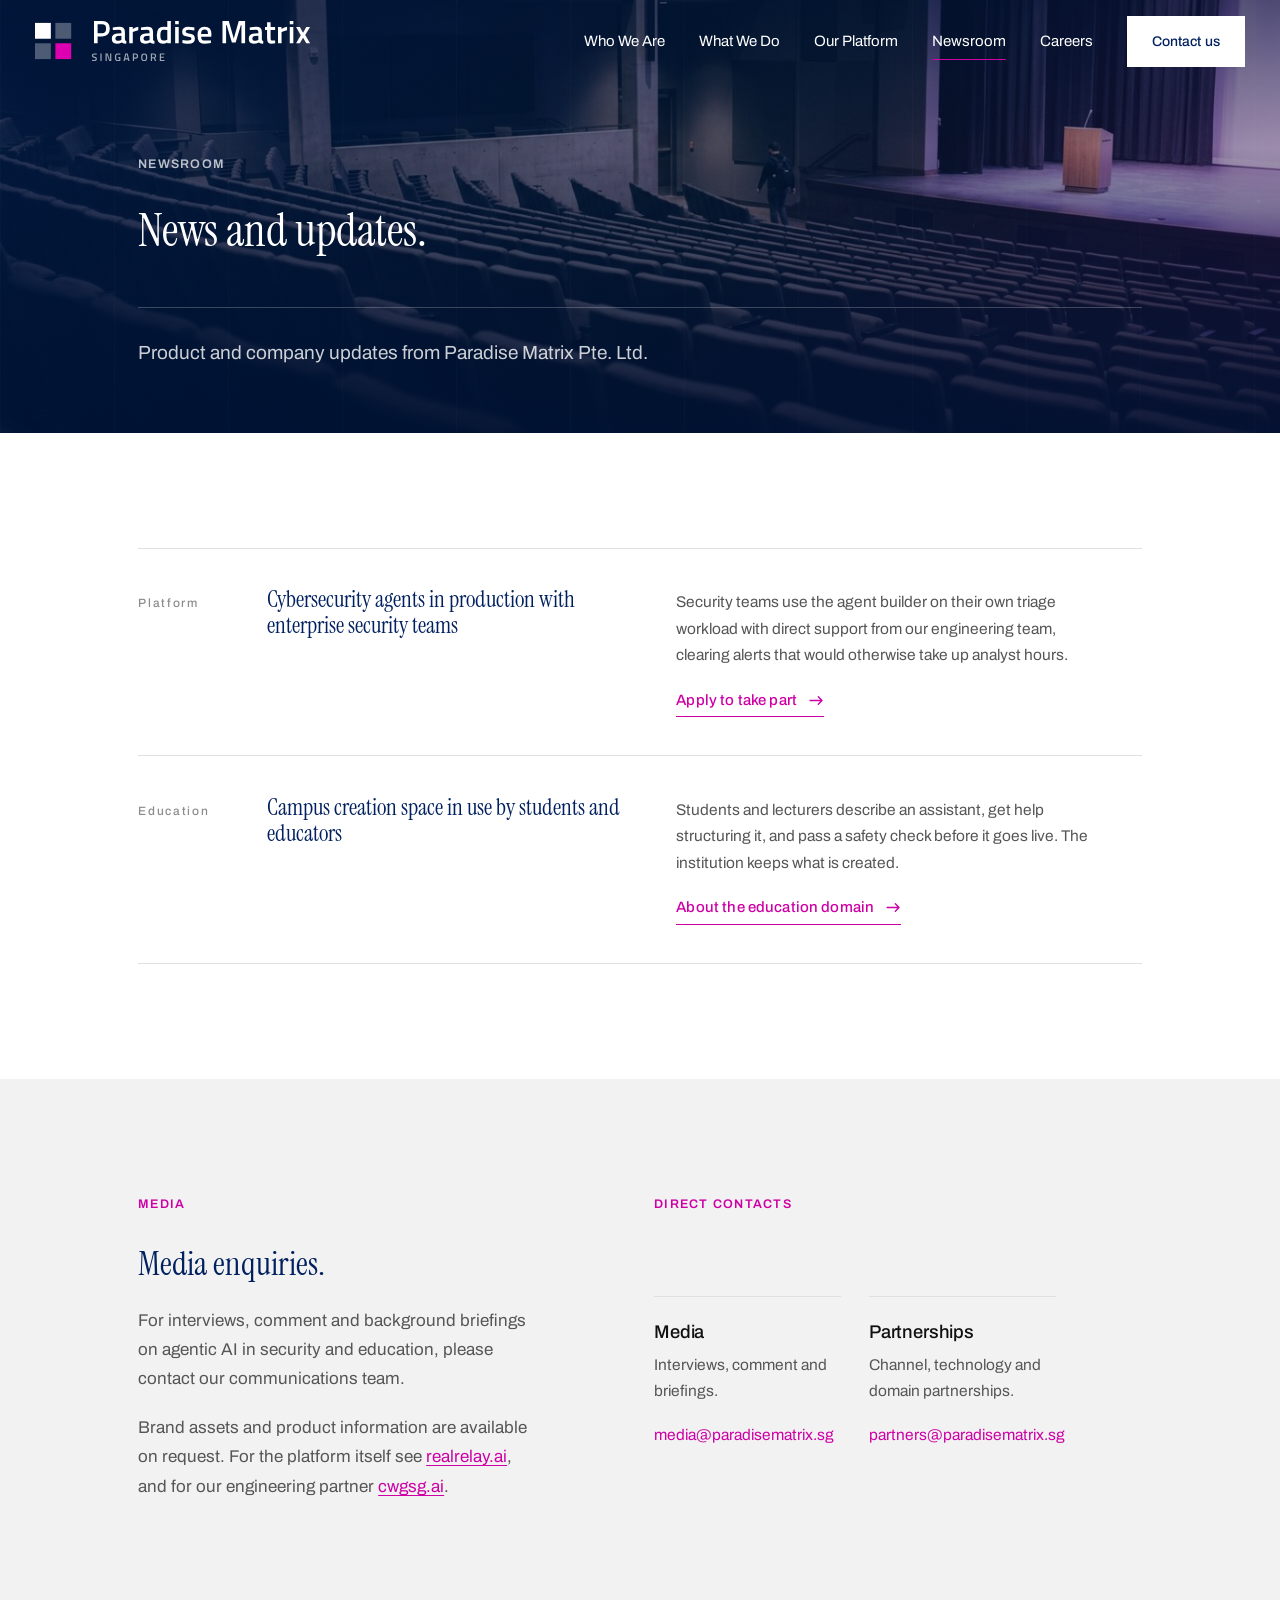
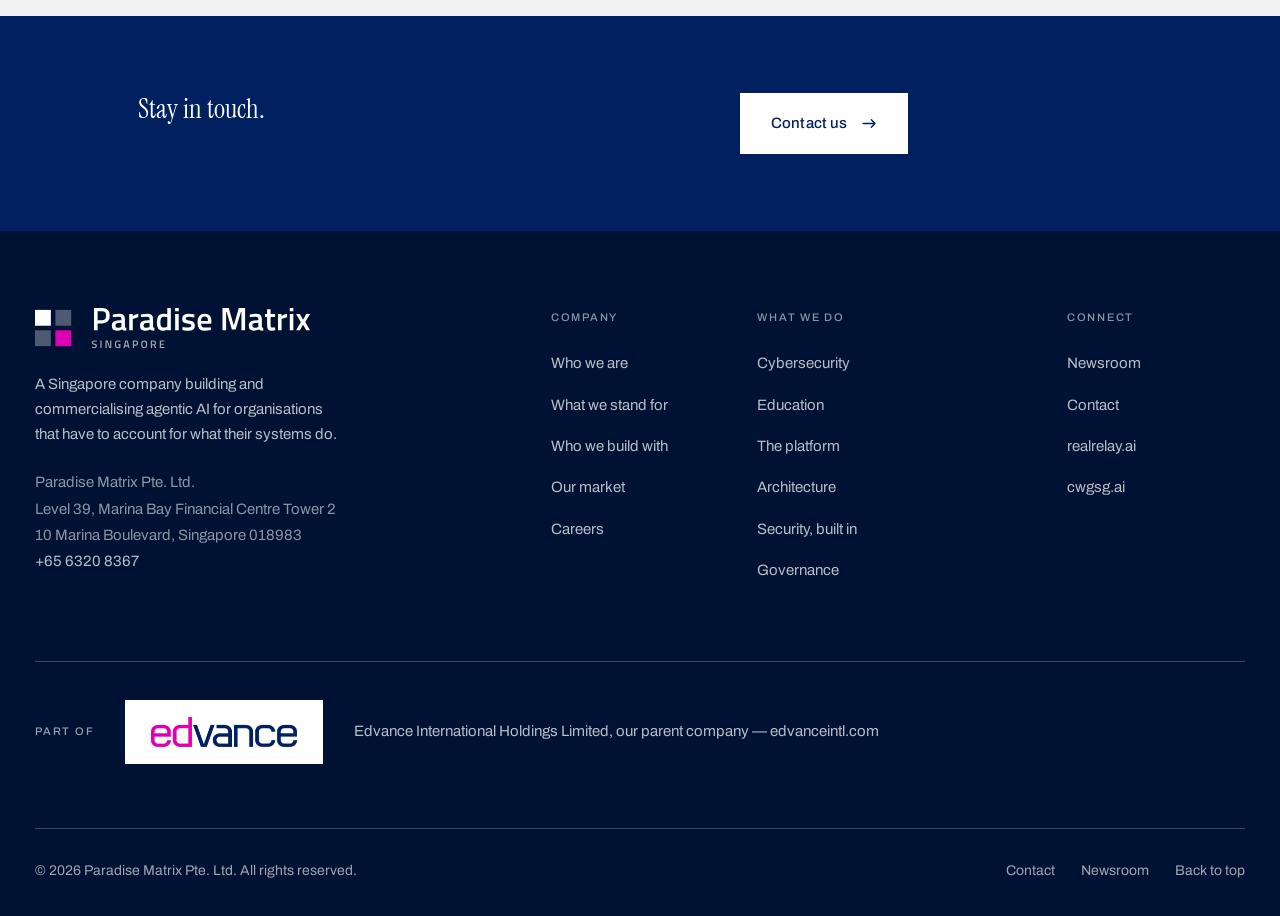
<file: newsroom.html>
<!DOCTYPE html>
<html lang="en">
<head>
<meta charset="utf-8">
<meta name="viewport" content="width=device-width, initial-scale=1">
<title>Newsroom and media | Paradise Matrix</title>
<meta name="description" content="Product and company updates from Paradise Matrix Pte. Ltd., and contacts for media enquiries and partnerships.">
<meta name="robots" content="index, follow, max-snippet:-1, max-image-preview:large">
<meta name="theme-color" content="#FFFFFF">
<link rel="canonical" href="https://paradisematrix.sg/newsroom.html">

<meta property="og:type" content="website">
<meta property="og:site_name" content="Paradise Matrix">
<meta property="og:locale" content="en_SG">
<meta property="og:title" content="Newsroom and media | Paradise Matrix">
<meta property="og:description" content="Product and company updates from Paradise Matrix Pte. Ltd., and contacts for media enquiries and partnerships.">
<meta property="og:url" content="https://paradisematrix.sg/newsroom.html">
<meta property="og:image" content="https://paradisematrix.sg/assets/img/og-card.png">
<meta property="og:image:width" content="1200">
<meta property="og:image:height" content="630">
<meta property="og:image:alt" content="Paradise Matrix, agentic AI built in Singapore">
<meta name="twitter:card" content="summary_large_image">
<meta name="twitter:title" content="Newsroom and media | Paradise Matrix">
<meta name="twitter:description" content="Product and company updates from Paradise Matrix Pte. Ltd., and contacts for media enquiries and partnerships.">
<meta name="twitter:image" content="https://paradisematrix.sg/assets/img/og-card.png">

<link rel="icon" href="data:image/svg+xml,%3Csvg xmlns='http://www.w3.org/2000/svg' viewBox='0 0 32 32'%3E%3Crect width='32' height='32' rx='7' fill='%23FFFFFF'/%3E%3Crect x='4' y='4' width='11' height='11' fill='%23002060'/%3E%3Crect x='17' y='4' width='11' height='11' fill='%23002060' opacity='.3'/%3E%3Crect x='4' y='17' width='11' height='11' fill='%23002060' opacity='.3'/%3E%3Crect x='17' y='17' width='11' height='11' fill='%23DD00B0'/%3E%3C/svg%3E">
<link rel="apple-touch-icon" href="assets/img/apple-touch-icon.png">
<link rel="preload" href="assets/fonts/instrument-serif-400-lat.woff2" as="font" type="font/woff2" crossorigin>
<link rel="preload" href="assets/fonts/archivo-400-lat.woff2" as="font" type="font/woff2" crossorigin>
<link rel="stylesheet" href="assets/fonts/fonts.css">
<link rel="stylesheet" href="assets/css/site.css">
<script type="application/ld+json">
{
  "@context": "https://schema.org",
  "@graph": [
    {
      "@type": "Organization",
      "@id": "https://paradisematrix.sg/#organization",
      "name": "Paradise Matrix",
      "legalName": "Paradise Matrix Pte. Ltd.",
      "url": "https://paradisematrix.sg/",
      "description": "Paradise Matrix is a Singapore company that builds and commercialises agentic AI for organisations that must account for what their systems do. It develops the RealRelay.ai platform and vertical AI agents for cybersecurity and education.",
      "foundingLocation": {
        "@type": "Place",
        "name": "Singapore"
      },
      "parentOrganization": {
        "@type": "Organization",
        "name": "Edvance International Holdings Limited",
        "url": "https://www.edvanceintl.com",
        "description": "Cybersecurity group headquartered in Hong Kong and listed on the Main Board of the Stock Exchange of Hong Kong."
      },
      "areaServed": [
        {
          "@type": "Country",
          "name": "Singapore"
        },
        {
          "@type": "Place",
          "name": "ASEAN"
        },
        {
          "@type": "Place",
          "name": "Hong Kong"
        },
        {
          "@type": "Country",
          "name": "Japan"
        },
        {
          "@type": "Country",
          "name": "United Arab Emirates"
        }
      ],
      "knowsAbout": [
        "Agentic AI",
        "AI agents",
        "AI governance",
        "Cybersecurity",
        "Fintech",
        "Security operations centre triage",
        "Adversary simulation",
        "Anti-money-laundering",
        "Know your customer",
        "Educational technology",
        "AI security validation",
        "Sovereign AI deployment",
        "Education technology"
      ],
      "address": {
        "@type": "PostalAddress",
        "streetAddress": "Level 39, Marina Bay Financial Centre Tower 2, 10 Marina Boulevard",
        "addressLocality": "Singapore",
        "postalCode": "018983",
        "addressCountry": "SG"
      },
      "telephone": "+65 6320 8367",
      "contactPoint": [
        {
          "@type": "ContactPoint",
          "contactType": "sales",
          "email": "enquiries@paradisematrix.sg",
          "telephone": "+65 6320 8367",
          "areaServed": "SG",
          "availableLanguage": "English"
        },
        {
          "@type": "ContactPoint",
          "contactType": "media relations",
          "email": "media@paradisematrix.sg"
        },
        {
          "@type": "ContactPoint",
          "contactType": "human resources",
          "email": "careers@paradisematrix.sg"
        }
      ]
    },
    {
      "@type": "WebSite",
      "@id": "https://paradisematrix.sg/#website",
      "url": "https://paradisematrix.sg/",
      "name": "Paradise Matrix",
      "publisher": {
        "@id": "https://paradisematrix.sg/#organization"
      },
      "inLanguage": "en"
    },
    {
      "@type": "WebPage",
      "@id": "https://paradisematrix.sg/newsroom.html",
      "url": "https://paradisematrix.sg/newsroom.html",
      "name": "Newsroom and media | Paradise Matrix",
      "description": "Product and company updates from Paradise Matrix Pte. Ltd., and contacts for media enquiries and partnerships.",
      "isPartOf": {
        "@id": "https://paradisematrix.sg/#website"
      },
      "about": {
        "@id": "https://paradisematrix.sg/#organization"
      },
      "inLanguage": "en"
    },
    {
      "@type": "BreadcrumbList",
      "itemListElement": [
        {
          "@type": "ListItem",
          "position": 1,
          "name": "Home",
          "item": "https://paradisematrix.sg/index.html"
        },
        {
          "@type": "ListItem",
          "position": 2,
          "name": "Newsroom",
          "item": "https://paradisematrix.sg/newsroom.html"
        }
      ]
    }
  ]
}
</script>
</head>
<body id="top">
<svg class="pm-logo-defs" aria-hidden="true" focusable="false"><defs><symbol id="pmLogo" viewBox="0 0 844.95 122.62"><rect x="0.00" y="5.82" width="48.55" height="48.55" fill="var(--pm-ink)"/><rect x="62.42" y="5.82" width="48.55" height="48.55" fill="var(--pm-ink)" opacity="0.3"/><rect x="0.00" y="68.25" width="48.55" height="48.55" fill="var(--pm-ink)" opacity="0.3"/><rect x="62.42" y="68.25" width="48.55" height="48.55" fill="var(--pm-pink)"/><path fill="var(--pm-ink)" transform="translate(172.97 68.50)" d="M33.00 -21.30H19.00V0.00H7.90V-68.50H33.00Q56.30 -68.50 56.30 -45.50Q56.30 -33.70 50.45 -27.50Q44.60 -21.30 33.00 -21.30ZM19.00 -30.90H32.90Q44.90 -30.90 44.90 -45.50Q44.90 -52.50 42.00 -55.70Q39.10 -58.90 32.90 -58.90H19.00Z M102.69 -34.60V-11.80Q102.79 -9.60 103.84 -8.55Q104.89 -7.50 107.09 -7.20L106.79 1.10Q98.19 1.10 93.49 -2.60Q85.49 1.10 77.39 1.10Q62.49 1.10 62.49 -14.80Q62.49 -22.40 66.54 -25.80Q70.59 -29.20 78.99 -29.90L91.89 -31.00V-34.60Q91.89 -38.60 90.14 -40.20Q88.39 -41.80 84.99 -41.80Q78.59 -41.80 68.99 -41.00L65.79 -40.80L65.39 -48.50Q76.29 -51.10 85.44 -51.10Q94.59 -51.10 98.64 -47.15Q102.69 -43.20 102.69 -34.60ZM80.29 -22.20Q73.39 -21.60 73.39 -14.70Q73.39 -7.80 79.49 -7.80Q84.49 -7.80 90.09 -9.40L91.89 -10.00V-23.30Z M115.90 0.00V-50.00H126.70V-44.00Q135.20 -49.50 143.70 -51.10V-40.20Q135.10 -38.50 129.00 -35.80L126.80 -34.90V0.00Z M188.99 -34.60V-11.80Q189.09 -9.60 190.14 -8.55Q191.19 -7.50 193.39 -7.20L193.09 1.10Q184.49 1.10 179.79 -2.60Q171.79 1.10 163.69 1.10Q148.79 1.10 148.79 -14.80Q148.79 -22.40 152.84 -25.80Q156.89 -29.20 165.29 -29.90L178.19 -31.00V-34.60Q178.19 -38.60 176.44 -40.20Q174.69 -41.80 171.29 -41.80Q164.89 -41.80 155.29 -41.00L152.09 -40.80L151.69 -48.50Q162.59 -51.10 171.74 -51.10Q180.89 -51.10 184.94 -47.15Q188.99 -43.20 188.99 -34.60ZM166.59 -22.20Q159.69 -21.60 159.69 -14.70Q159.69 -7.80 165.79 -7.80Q170.79 -7.80 176.39 -9.40L178.19 -10.00V-23.30Z M243.49 -70.80V0.00H232.69V-2.60Q225.39 1.10 219.29 1.10Q209.49 1.10 204.94 -4.80Q200.39 -10.70 200.39 -24.60Q200.39 -38.50 205.44 -44.80Q210.49 -51.10 221.19 -51.10Q224.79 -51.10 232.59 -49.80V-70.80ZM230.89 -10.40 232.59 -11.10V-40.70Q226.59 -41.70 221.49 -41.70Q211.39 -41.70 211.39 -24.90Q211.39 -15.70 213.74 -12.15Q216.09 -8.60 221.19 -8.60Q226.29 -8.60 230.89 -10.40Z M256.69 0.00V-50.00H267.59V0.00ZM256.69 -58.50V-70.00H267.59V-58.50Z M315.49 -39.70Q303.69 -41.30 298.39 -41.30Q293.09 -41.30 291.04 -40.05Q288.99 -38.80 288.99 -36.10Q288.99 -33.40 291.24 -32.30Q293.49 -31.20 301.84 -29.75Q310.19 -28.30 313.69 -25.20Q317.19 -22.10 317.19 -14.20Q317.19 -6.30 312.14 -2.60Q307.09 1.10 297.39 1.10Q291.29 1.10 281.99 -0.60L278.89 -1.10L279.29 -10.20Q291.29 -8.60 296.59 -8.60Q301.89 -8.60 304.14 -9.90Q306.39 -11.20 306.39 -14.20Q306.39 -17.20 304.24 -18.35Q302.09 -19.50 293.94 -20.85Q285.79 -22.20 281.99 -25.10Q278.19 -28.00 278.19 -35.70Q278.19 -43.40 283.44 -47.20Q288.69 -51.00 296.89 -51.00Q303.29 -51.00 312.59 -49.40L315.69 -48.80Z M363.29 -9.00 366.09 -9.30 366.29 -1.20Q354.89 1.10 346.09 1.10Q334.99 1.10 330.14 -5.00Q325.29 -11.10 325.29 -24.50Q325.29 -51.10 346.99 -51.10Q367.99 -51.10 367.99 -28.20L367.29 -20.40H336.29Q336.39 -14.20 338.99 -11.30Q341.59 -8.40 348.69 -8.40Q355.79 -8.40 363.29 -9.00ZM357.29 -28.80Q357.29 -36.20 354.94 -39.15Q352.59 -42.10 346.99 -42.10Q341.39 -42.10 338.84 -39.00Q336.29 -35.90 336.19 -28.80Z M401.79 0.00V-68.50H421.09L436.39 -15.00L451.69 -68.50H471.09V0.00H459.89V-56.20H458.39L442.19 -2.80H430.59L414.39 -56.20H412.89V0.00Z M522.49 -34.60V-11.80Q522.59 -9.60 523.64 -8.55Q524.69 -7.50 526.89 -7.20L526.59 1.10Q517.99 1.10 513.29 -2.60Q505.29 1.10 497.19 1.10Q482.29 1.10 482.29 -14.80Q482.29 -22.40 486.34 -25.80Q490.39 -29.20 498.79 -29.90L511.69 -31.00V-34.60Q511.69 -38.60 509.94 -40.20Q508.19 -41.80 504.79 -41.80Q498.39 -41.80 488.79 -41.00L485.59 -40.80L485.19 -48.50Q496.09 -51.10 505.24 -51.10Q514.39 -51.10 518.44 -47.15Q522.49 -43.20 522.49 -34.60ZM500.09 -22.20Q493.19 -21.60 493.19 -14.70Q493.19 -7.80 499.29 -7.80Q504.29 -7.80 509.89 -9.40L511.69 -10.00V-23.30Z M563.09 -40.70H549.29V-18.70Q549.29 -12.60 550.19 -10.60Q551.09 -8.60 554.79 -8.60L562.99 -8.90L563.49 -0.20Q556.79 1.10 553.29 1.10Q544.79 1.10 541.64 -2.80Q538.49 -6.70 538.49 -17.50V-40.70H532.09V-50.00H538.49V-64.50H549.29V-50.00H563.09Z M571.99 0.00V-50.00H582.79V-44.00Q591.29 -49.50 599.79 -51.10V-40.20Q591.19 -38.50 585.09 -35.80L582.89 -34.90V0.00Z M608.08 0.00V-50.00H618.98V0.00ZM608.08 -58.50V-70.00H618.98V-58.50Z M627.38 -50.00H638.98L648.78 -32.70L658.68 -50.00H670.28L655.38 -25.40L670.28 0.00H658.68L648.78 -17.10L638.98 0.00H627.38L641.88 -25.10Z"/><path fill="var(--pm-ink)" opacity="0.62" transform="translate(172.97 122.62)" d="M9.38 -20.07Q5.13 -20.07 5.13 -17.09Q5.13 -15.54 6.13 -14.89Q7.14 -14.24 10.57 -13.28Q14.00 -12.33 15.41 -11.00Q16.82 -9.68 16.82 -6.83Q16.82 -3.22 14.76 -1.42Q12.70 0.37 9.15 0.37Q6.30 0.37 2.85 -0.30L1.64 -0.54L2.01 -3.52Q6.53 -2.91 8.91 -2.91Q13.07 -2.91 13.07 -6.60Q13.07 -8.04 12.13 -8.73Q11.19 -9.41 7.91 -10.23Q4.62 -11.06 3.02 -12.50Q1.41 -13.94 1.41 -17.05Q1.41 -20.17 3.43 -21.76Q5.46 -23.35 9.04 -23.35Q11.62 -23.35 15.14 -22.75L16.31 -22.55L16.01 -19.53Q11.32 -20.07 9.38 -20.07Z M27.53 0.00V-22.95H31.25V0.00Z M43.25 0.00V-22.95H49.75L56.72 -3.28H57.22V-22.95H60.94V0.00H54.57L47.44 -19.70H46.97V0.00Z M82.28 -8.78V-12.06H88.81V-0.40Q87.91 -0.17 85.14 0.10Q82.38 0.37 81.14 0.37Q75.92 0.37 73.94 -2.51Q71.96 -5.39 71.96 -11.54Q71.96 -17.69 73.99 -20.50Q76.02 -23.32 81.01 -23.32Q83.96 -23.32 87.64 -22.65L88.81 -22.41L88.68 -19.46Q84.63 -20.00 81.41 -20.00Q78.19 -20.00 77.00 -18.19Q75.81 -16.38 75.81 -11.49Q75.81 -6.60 76.94 -4.74Q78.06 -2.88 81.48 -2.88Q83.92 -2.88 85.13 -3.18V-8.78Z M98.19 0.00 103.85 -22.95H111.25L116.95 0.00H113.20L111.96 -4.92H103.15L101.91 0.00ZM106.73 -19.83 103.88 -8.21H111.22L108.41 -19.83Z M135.34 -7.14H130.65V0.00H126.93V-22.95H135.34Q143.14 -22.95 143.14 -15.24Q143.14 -11.29 141.18 -9.21Q139.22 -7.14 135.34 -7.14ZM130.65 -10.35H135.30Q139.32 -10.35 139.32 -15.24Q139.32 -17.59 138.35 -18.66Q137.38 -19.73 135.30 -19.73H130.65Z M157.41 -4.86Q158.55 -2.88 161.77 -2.88Q164.98 -2.88 166.10 -4.82Q167.23 -6.77 167.23 -11.34Q167.23 -15.91 166.07 -17.99Q164.92 -20.07 161.77 -20.07Q158.62 -20.07 157.44 -17.99Q156.27 -15.91 156.27 -11.37Q156.27 -6.83 157.41 -4.86ZM169.02 -2.45Q166.96 0.37 161.77 0.37Q156.57 0.37 154.50 -2.46Q152.42 -5.29 152.42 -11.36Q152.42 -17.42 154.51 -20.37Q156.61 -23.32 161.77 -23.32Q166.93 -23.32 169.00 -20.38Q171.08 -17.45 171.08 -11.36Q171.08 -5.26 169.02 -2.45Z M185.81 -8.17V0.00H182.09V-22.95H190.80Q198.58 -22.95 198.58 -15.64Q198.58 -10.75 194.82 -9.01L198.61 0.00H194.52L191.21 -8.17ZM194.76 -15.61Q194.76 -19.73 190.80 -19.73H185.81V-11.39H190.87Q192.88 -11.39 193.82 -12.55Q194.76 -13.70 194.76 -15.61Z M209.50 0.00V-22.95H223.97V-19.70H213.22V-13.20H221.96V-9.98H213.22V-3.28H223.97V0.00Z"/></symbol></defs></svg>
  <a class="skip-link" href="#main">Skip to content</a>
  <header class="site-header on-dark">
    <div class="nav-inner">
      <a class="brand" href="index.html" aria-label="Paradise Matrix Singapore — home">
        <svg class="brand__logo" viewBox="0 0 844.95 122.62" role="img" aria-label="Paradise Matrix Singapore"><use href="#pmLogo"/></svg>
      </a>
      <button class="nav-toggle" type="button" aria-label="Menu" aria-expanded="false" aria-controls="primary-nav"><span></span><span></span><span></span></button>
      <nav class="nav-primary" id="primary-nav" aria-label="Primary">
        <a class="nav-link" href="who-we-are.html">Who We Are</a>
        <a class="nav-link" href="what-we-do.html">What We Do</a>
        <a class="nav-link" href="realrelay.html">Our Platform</a>
        <a class="nav-link" href="newsroom.html">Newsroom</a>
        <a class="nav-link" href="careers.html">Careers</a>
        <a class="btn nav-cta" href="contact.html">Contact us</a>
      </nav>
    </div>
  </header>
  <main id="main">
    <section class="hero hero--short">
      <div class="hero__art">
        <img src="assets/img/hero-newsroom.jpg" alt="An auditorium before an audience arrives" width="1376" height="688" fetchpriority="high" decoding="async">
      </div><div class="hero__grain" aria-hidden="true"></div>
      <div class="shell"><div class="g12"><div class="off1">
        <p class="label" data-reveal>Newsroom</p>
        <h1 class="stmt stmt--xl" data-reveal data-reveal-delay="70">News and updates.</h1>
        <div class="hero__foot" data-reveal data-reveal-delay="150"><p class="lede measure">Product and company updates from Paradise Matrix Pte. Ltd.</p></div>
      </div></div></div>
    </section>

    <section class="pad">
      <div class="shell"><div class="g12"><div class="off1">
        <div class="row-list" data-reveal>
          <article class="row" id="production">
            <span class="row__n">Platform</span>
            <span class="row__t">Cybersecurity agents in production with enterprise security teams</span>
            <span class="row__d">
              Security teams use the agent builder on their own triage workload with direct support from our
              engineering team, clearing alerts that would otherwise take up analyst hours.
              <a class="arrowlink" href="contact.html" style="margin-top:1.2rem">Apply to take part <svg viewBox="0 0 16 12" fill="none" stroke="currentColor" stroke-width="1.5" stroke-linecap="round" stroke-linejoin="round" aria-hidden="true"><path d="M1 6h13M10 2l4 4-4 4"/></svg></a>
            </span>
            <span class="row__a"></span>
          </article>
          <article class="row" id="campus">
            <span class="row__n">Education</span>
            <span class="row__t">Campus creation space in use by students and educators</span>
            <span class="row__d">
              Students and lecturers describe an assistant, get help structuring it, and pass a safety check before it
              goes live. The institution keeps what is created.
              <a class="arrowlink" href="what-we-do.html#education" style="margin-top:1.2rem">About the education domain <svg viewBox="0 0 16 12" fill="none" stroke="currentColor" stroke-width="1.5" stroke-linecap="round" stroke-linejoin="round" aria-hidden="true"><path d="M1 6h13M10 2l4 4-4 4"/></svg></a>
            </span>
            <span class="row__a"></span>
          </article>
        </div>
      </div></div></div>
    </section>

    <section class="pad bg-offwhite" id="media">
      <div class="shell"><div class="g12"><div class="off1 g12">
        <div class="c-5" data-reveal>
          <p class="label">Media</p>
          <h2 class="stmt stmt--lg">Media enquiries.</h2>
          <div class="body-copy" style="margin-top:1.5rem">
            <p>For interviews, comment and background briefings on agentic AI in security and education, please contact our communications team.</p>
            <p>Brand assets and product information are available on request. For the platform itself see <a href="https://www.realrelay.ai" rel="noopener">realrelay.ai</a>, and for our engineering partner <a href="https://www.cwgsg.ai" rel="noopener">cwgsg.ai</a>.</p>
          </div>
        </div>
        <div class="c-5 start7 g12" data-reveal data-reveal-delay="90">
          <h2 class="label c-12" style="margin-bottom:0">Direct contacts</h2>
          <div class="c-6 contact-item"><h3 class="h-sans h-sans--md">Media</h3><p>Interviews, comment and briefings.</p><p style="margin-top:.5rem"><a href="mailto:media@paradisematrix.sg">media@paradisematrix.sg</a></p></div>
          <div class="c-6 contact-item"><h3 class="h-sans h-sans--md">Partnerships</h3><p>Channel, technology and domain partnerships.</p><p style="margin-top:.5rem"><a href="mailto:partners@paradisematrix.sg">partners@paradisematrix.sg</a></p></div>
        </div>
      </div></div></div>
    </section>

    <section class="pad-s bg-deep">
      <div class="shell"><div class="g12"><div class="off1 g12">
        <div class="c-6" data-reveal><h2 class="stmt stmt--md">Stay in touch.</h2></div>
        <div class="c-4 start8" data-reveal data-reveal-delay="80" style="align-self:center">
          <div class="btn-row"><a class="btn btn--onDeep" href="contact.html">Contact us <svg viewBox="0 0 16 12" fill="none" stroke="currentColor" stroke-width="1.5" stroke-linecap="round" stroke-linejoin="round" aria-hidden="true"><path d="M1 6h13M10 2l4 4-4 4"/></svg></a></div>
        </div>
      </div></div></div>
    </section>

  </main>
  <footer class="site-footer">
    <div class="shell">
      <div class="g12">
        <div class="c-4 footer-about">
          <a class="brand" href="index.html" aria-label="Paradise Matrix Singapore — home">
            <svg class="brand__logo" viewBox="0 0 844.95 122.62" role="img" aria-label="Paradise Matrix Singapore"><use href="#pmLogo"/></svg>
          </a>
          <p>A Singapore company building and commercialising agentic AI for organisations that have to account for what their systems do.</p>
          <address class="footer-addr">
            Paradise Matrix Pte. Ltd.<br>
            Level 39, Marina Bay Financial Centre Tower 2<br>
            10 Marina Boulevard, Singapore 018983<br>
            <a href="tel:+6563208367">+65 6320 8367</a>
          </address>
        </div>
        <div class="c-2 start6 footer-col">
          <h2 class="footer-h">Company</h2>
          <ul>
            <li><a href="who-we-are.html">Who we are</a></li>
            <li><a href="who-we-are.html#principles">What we stand for</a></li>
            <li><a href="who-we-are.html#partnership">Who we build with</a></li>
            <li><a href="who-we-are.html#market">Our market</a></li>
            <li><a href="careers.html">Careers</a></li>
          </ul>
        </div>
        <div class="c-3 start8 footer-col">
          <h2 class="footer-h">What we do</h2>
          <ul>
            <li><a href="what-we-do.html#cybersecurity">Cybersecurity</a></li>
            <li><a href="what-we-do.html#education">Education</a></li>
            <li><a href="realrelay.html">The platform</a></li>
            <li><a href="realrelay.html#architecture">Architecture</a></li>
            <li><a href="realrelay.html#security">Security, built in</a></li>
            <li><a href="realrelay.html#governance">Governance</a></li>
          </ul>
        </div>
        <div class="c-2 start11 footer-col">
          <h2 class="footer-h">Connect</h2>
          <ul>
            <li><a href="newsroom.html">Newsroom</a></li>
            <li><a href="contact.html">Contact</a></li>
            <li><a href="https://www.realrelay.ai" rel="noopener">realrelay.ai</a></li>
            <li><a href="https://www.cwgsg.ai" rel="noopener">cwgsg.ai</a></li>
          </ul>
        </div>
      </div>
      <div class="footer-parent">
        <p class="footer-parent__t">Part of</p>
        <span class="footer-parent__plate">
          <img src="assets/img/edvance-logo.png" alt="Edvance International Holdings Limited" width="583" height="120" loading="lazy">
        </span>
        <a class="footer-parent__link" href="https://www.edvanceintl.com" rel="noopener">Edvance International Holdings Limited, our parent company &mdash; edvanceintl.com</a>
      </div>
      <div class="footer-bottom">
        <p>&copy; <span data-year>2026</span> Paradise Matrix Pte. Ltd. All rights reserved.</p>
        <nav aria-label="Secondary">
          <a href="contact.html">Contact</a>
          <a href="newsroom.html">Newsroom</a>
          <a href="#top">Back to top</a>
        </nav>
      </div>
    </div>
  </footer>
<script src="assets/js/site.js"></script>
</body>
</html>
</file>
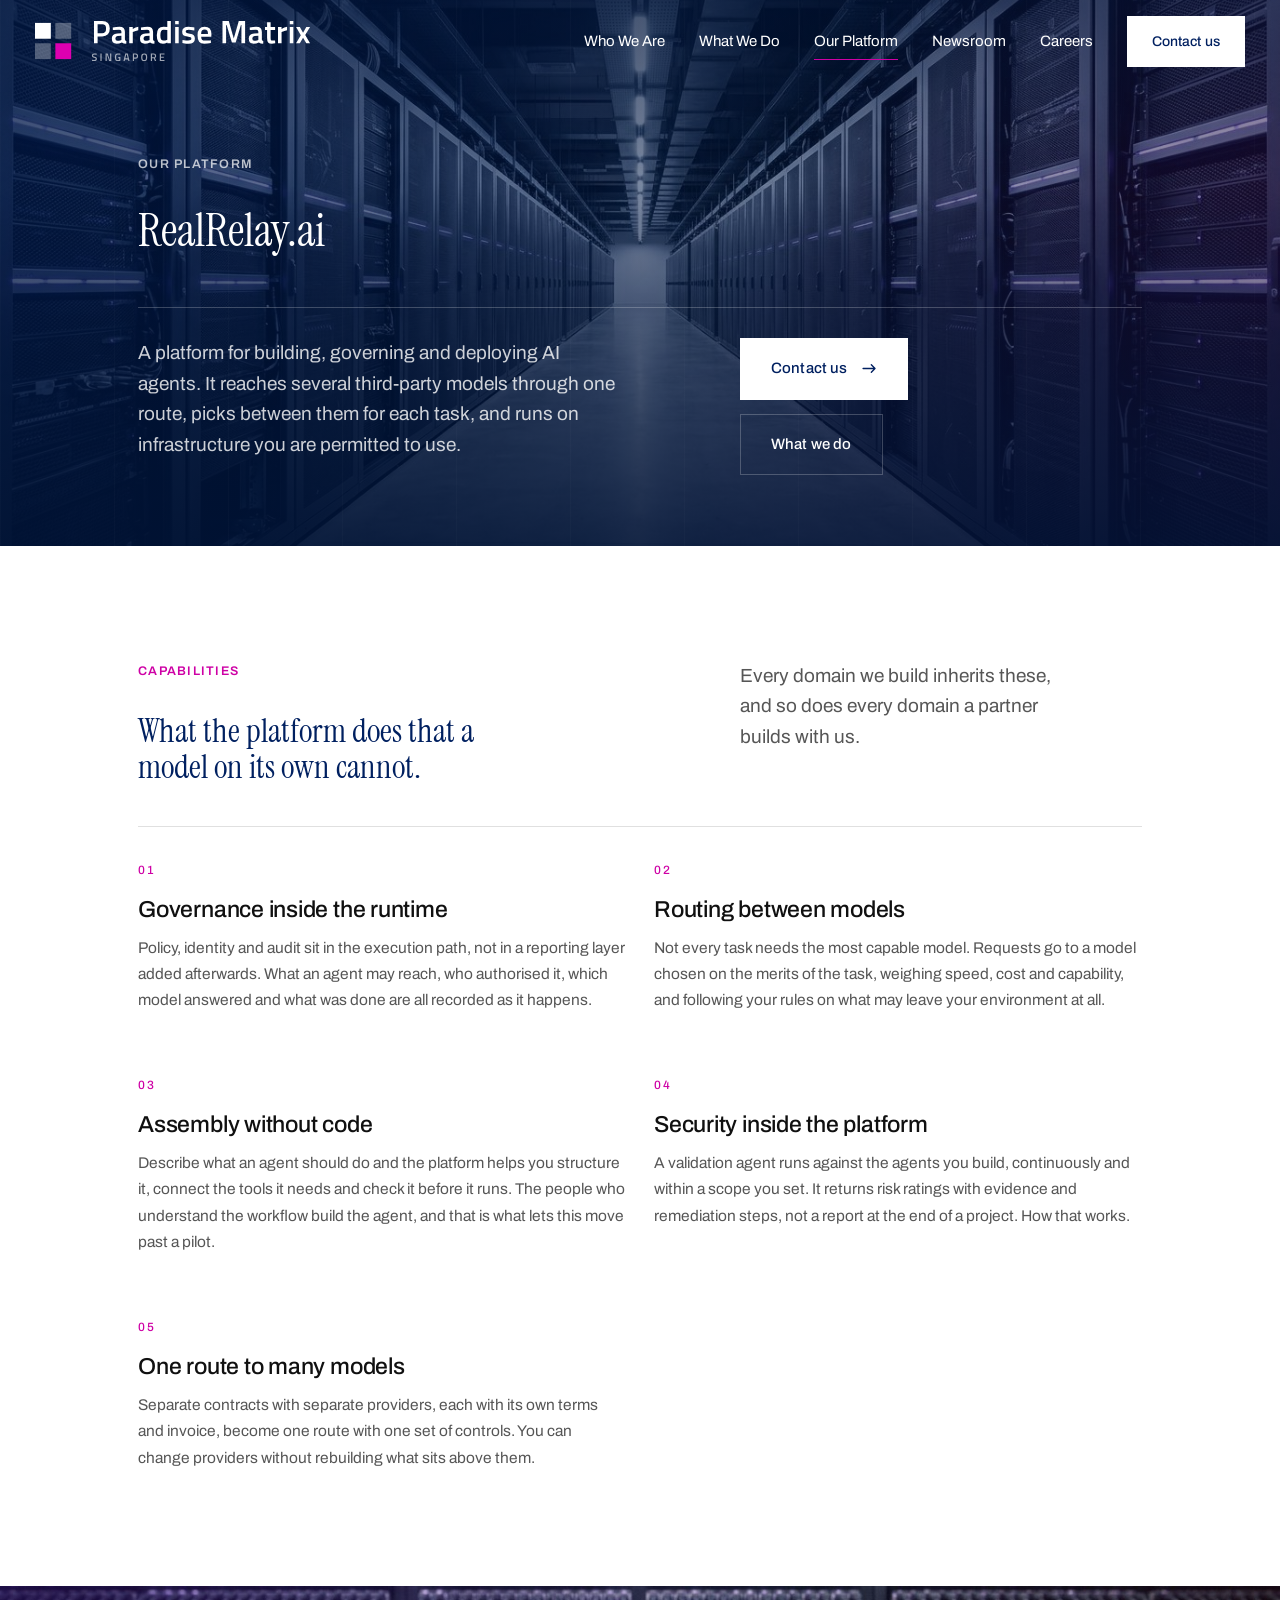
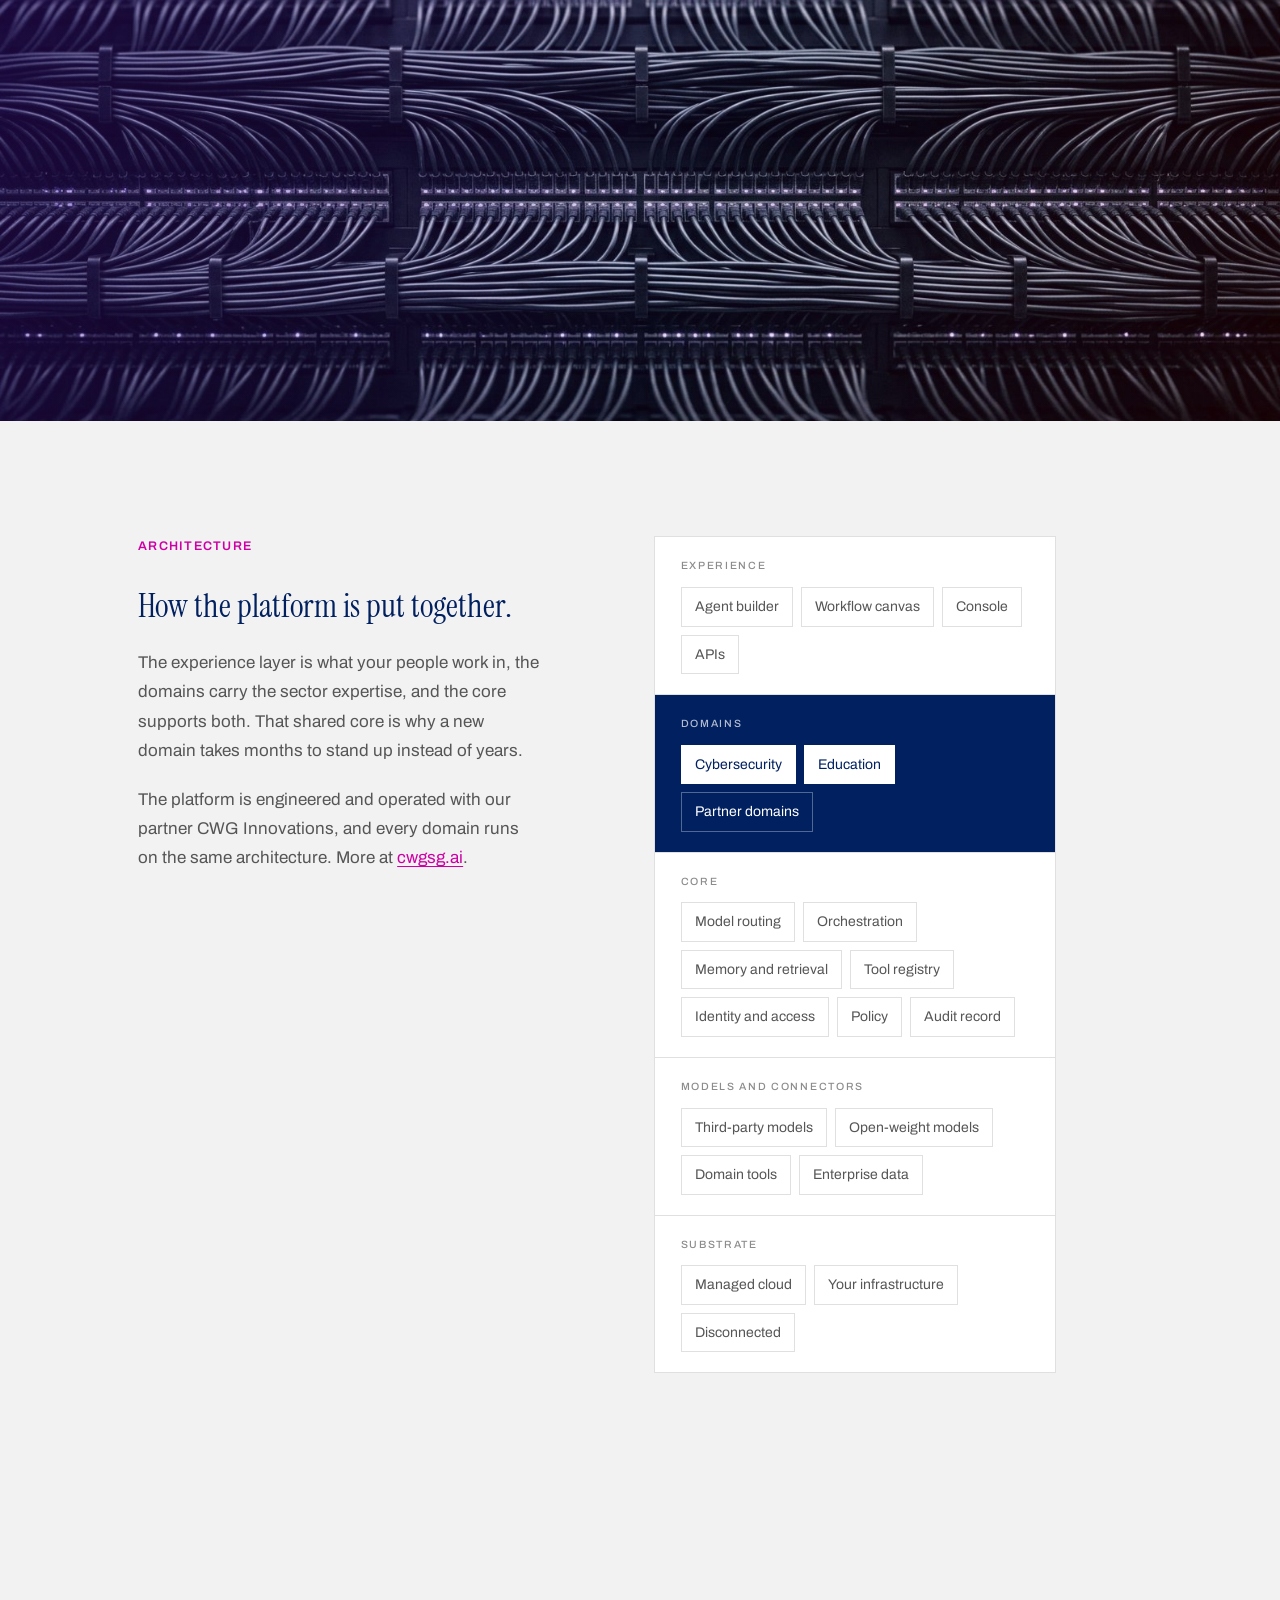
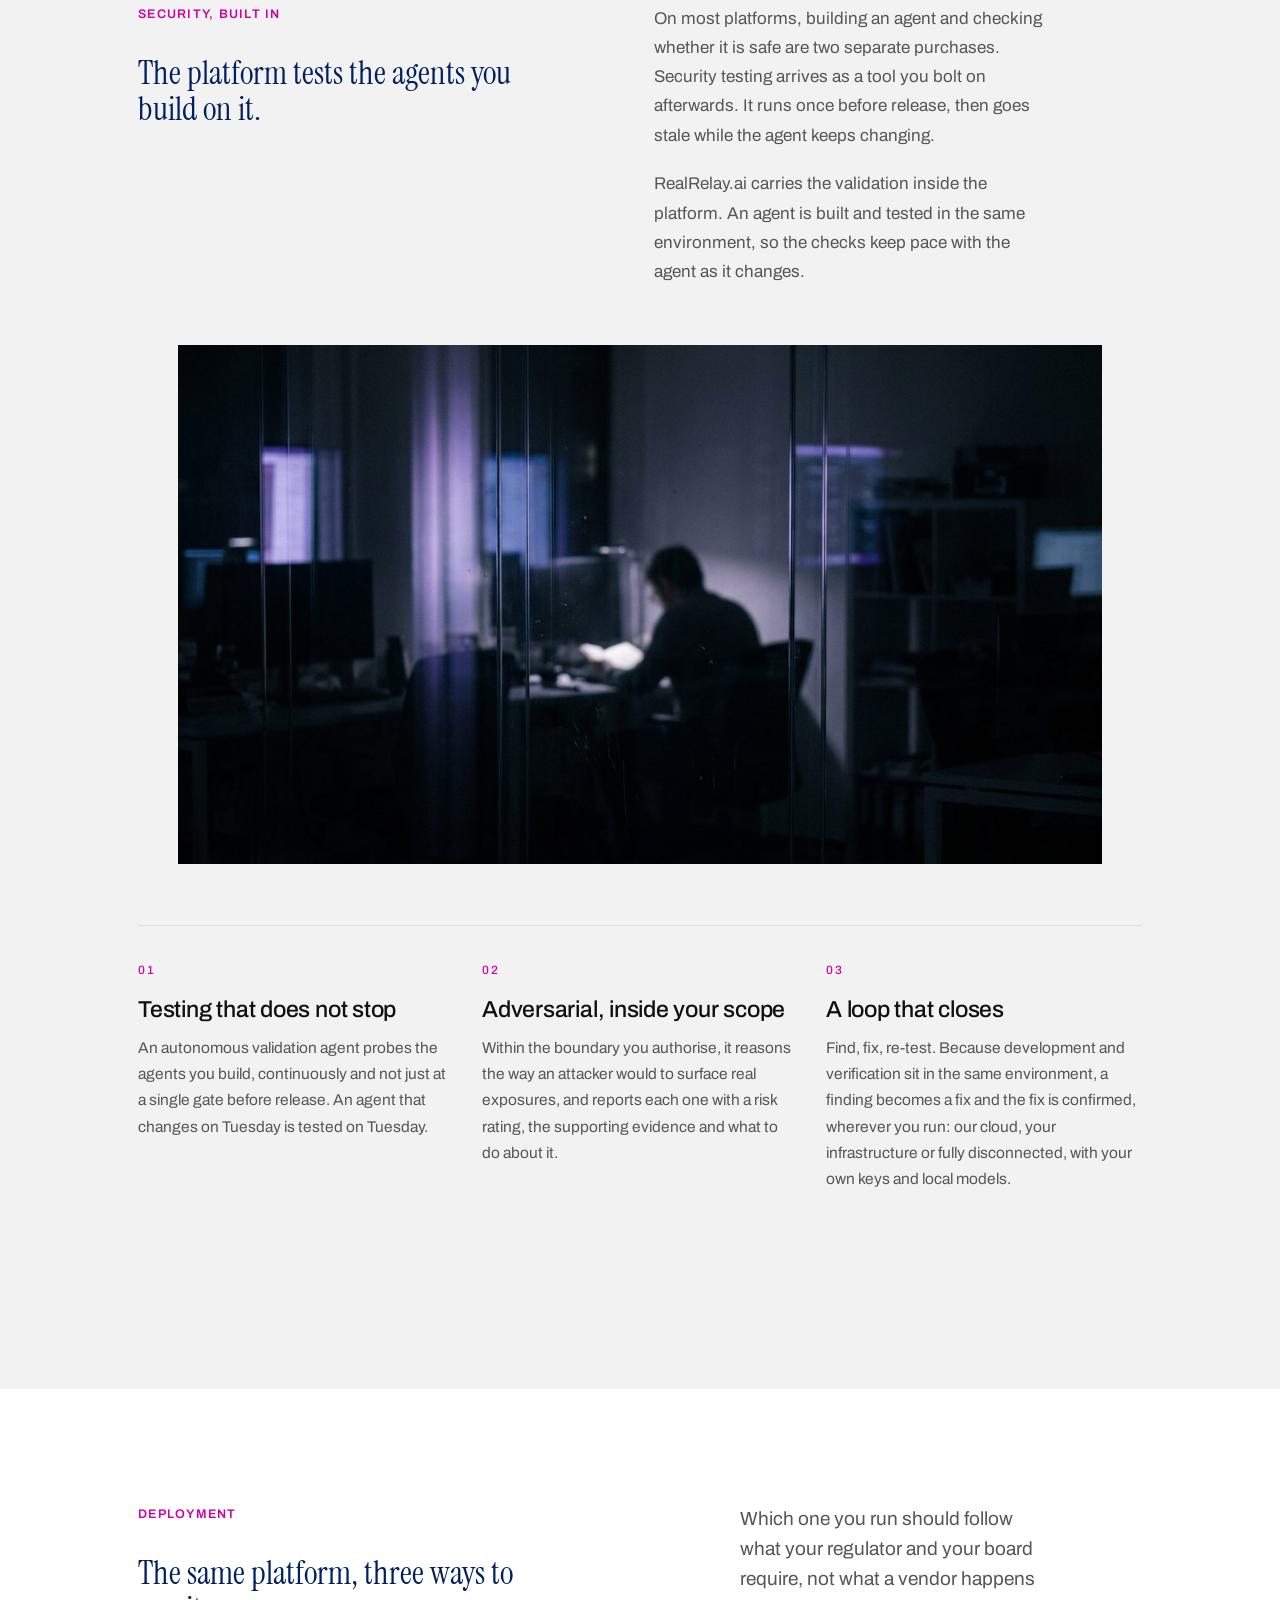
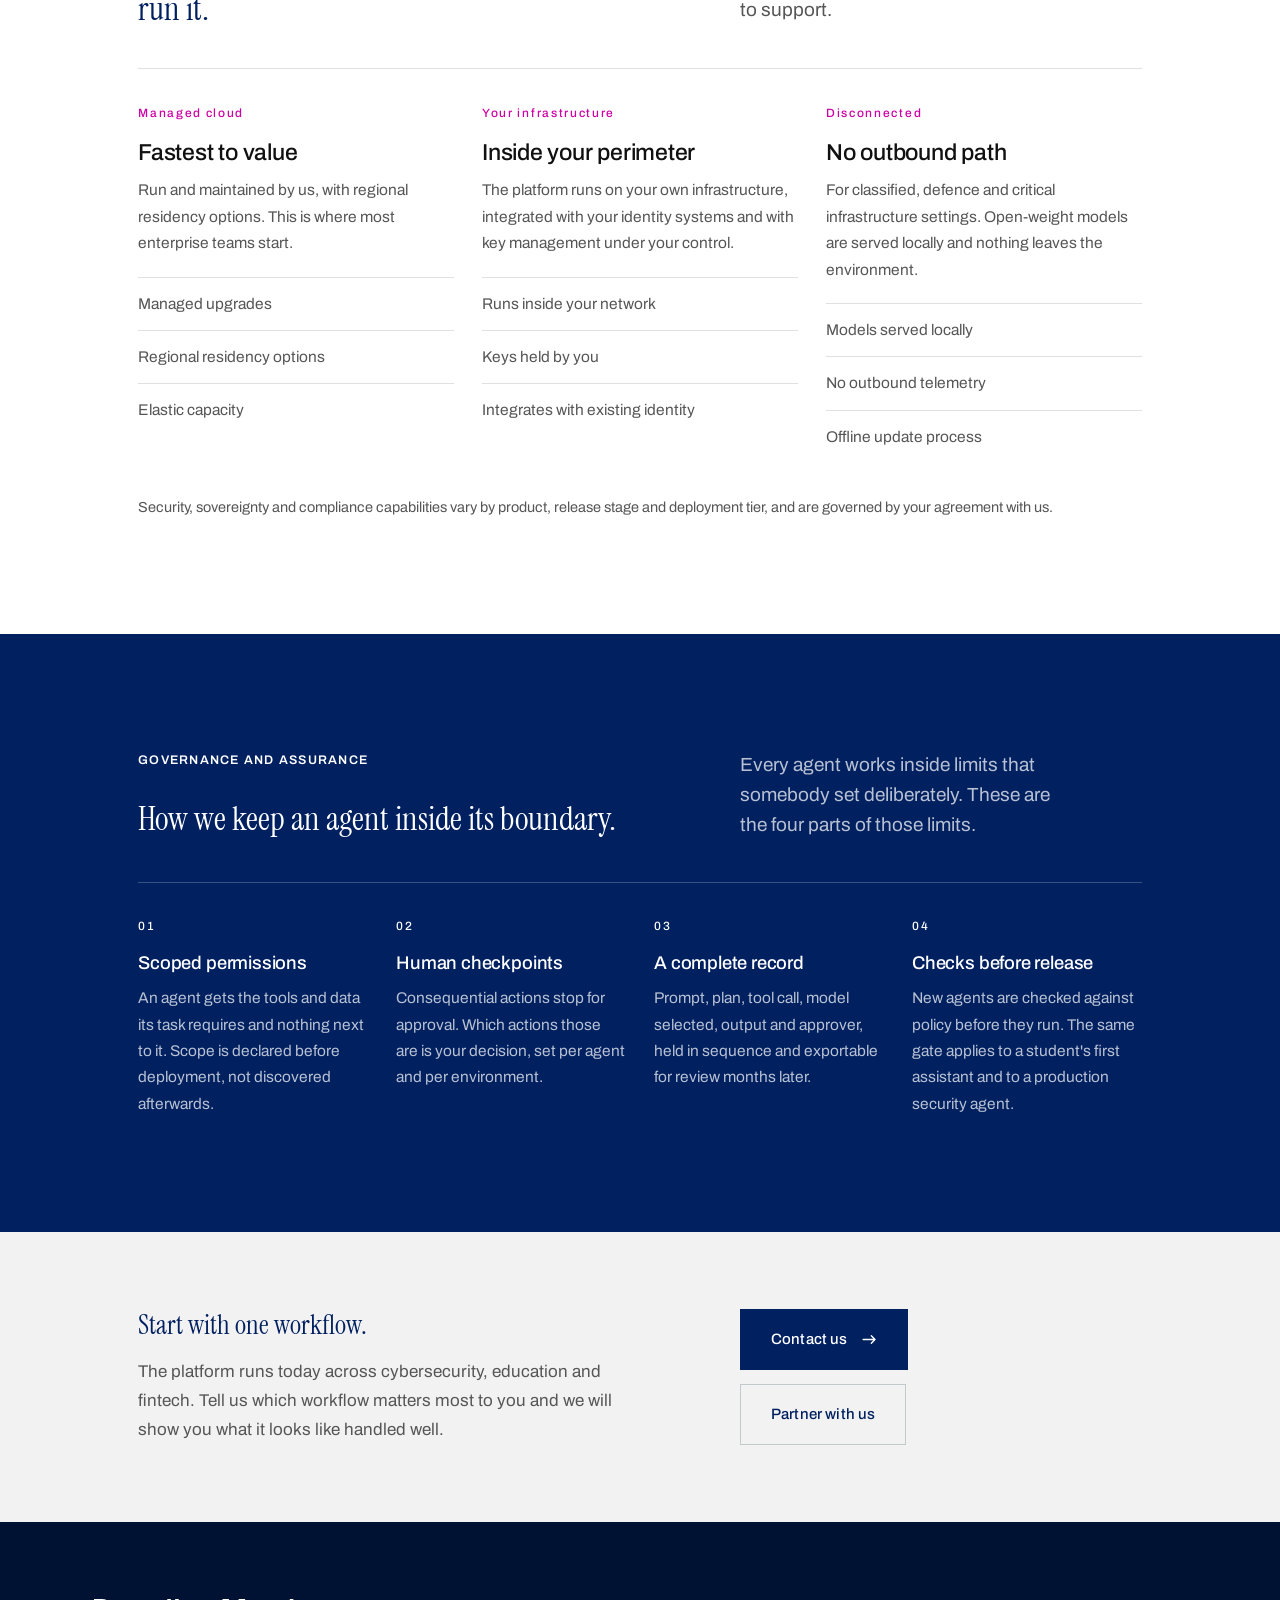
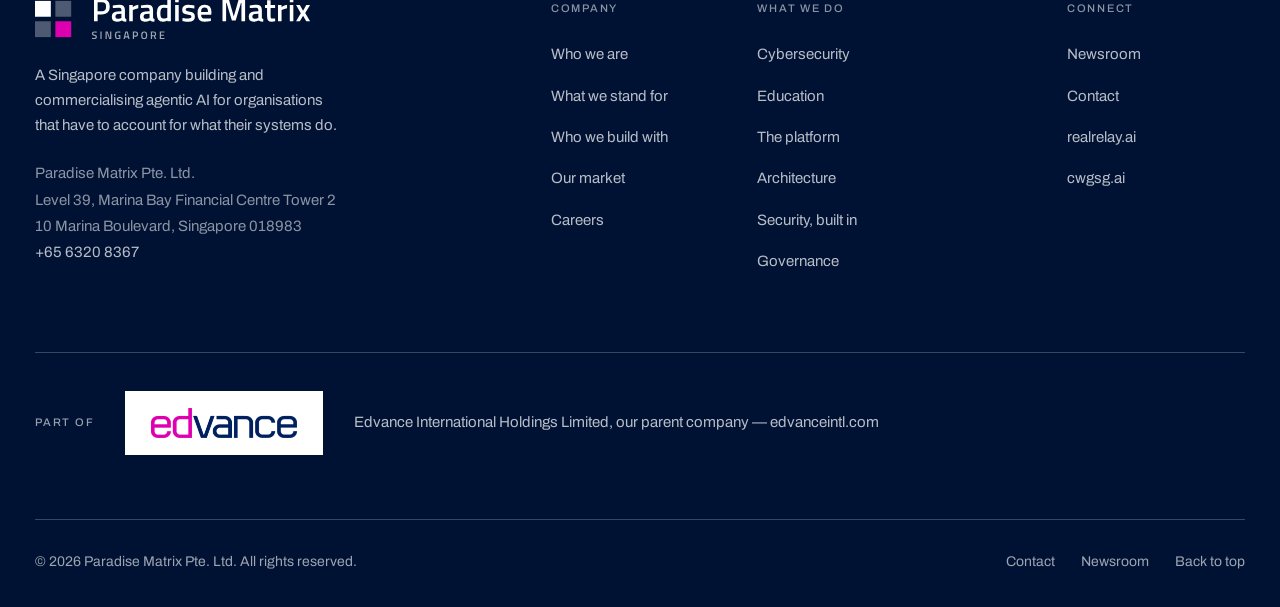
<file: realrelay.html>
<!DOCTYPE html>
<html lang="en">
<head>
<meta charset="utf-8">
<meta name="viewport" content="width=device-width, initial-scale=1">
<title>RealRelay.ai | Unified agentic AI platform with built-in security</title>
<meta name="description" content="Create, govern and deploy AI agents without code. Model routing, a full audit record, built-in security validation, and cloud, on-premises or air-gapped deployment.">
<meta name="robots" content="index, follow, max-snippet:-1, max-image-preview:large">
<meta name="theme-color" content="#FFFFFF">
<link rel="canonical" href="https://paradisematrix.sg/realrelay.html">

<meta property="og:type" content="website">
<meta property="og:site_name" content="Paradise Matrix">
<meta property="og:locale" content="en_SG">
<meta property="og:title" content="RealRelay.ai | Unified agentic AI platform with built-in security">
<meta property="og:description" content="Create, govern and deploy AI agents without code. Model routing, a full audit record, built-in security validation, and cloud, on-premises or air-gapped deployment.">
<meta property="og:url" content="https://paradisematrix.sg/realrelay.html">
<meta property="og:image" content="https://paradisematrix.sg/assets/img/og-card.png">
<meta property="og:image:width" content="1200">
<meta property="og:image:height" content="630">
<meta property="og:image:alt" content="Paradise Matrix, agentic AI built in Singapore">
<meta name="twitter:card" content="summary_large_image">
<meta name="twitter:title" content="RealRelay.ai | Unified agentic AI platform with built-in security">
<meta name="twitter:description" content="Create, govern and deploy AI agents without code. Model routing, a full audit record, built-in security validation, and cloud, on-premises or air-gapped deployment.">
<meta name="twitter:image" content="https://paradisematrix.sg/assets/img/og-card.png">

<link rel="icon" href="data:image/svg+xml,%3Csvg xmlns='http://www.w3.org/2000/svg' viewBox='0 0 32 32'%3E%3Crect width='32' height='32' rx='7' fill='%23FFFFFF'/%3E%3Crect x='4' y='4' width='11' height='11' fill='%23002060'/%3E%3Crect x='17' y='4' width='11' height='11' fill='%23002060' opacity='.3'/%3E%3Crect x='4' y='17' width='11' height='11' fill='%23002060' opacity='.3'/%3E%3Crect x='17' y='17' width='11' height='11' fill='%23DD00B0'/%3E%3C/svg%3E">
<link rel="apple-touch-icon" href="assets/img/apple-touch-icon.png">
<link rel="preload" href="assets/fonts/instrument-serif-400-lat.woff2" as="font" type="font/woff2" crossorigin>
<link rel="preload" href="assets/fonts/archivo-400-lat.woff2" as="font" type="font/woff2" crossorigin>
<link rel="stylesheet" href="assets/fonts/fonts.css">
<link rel="stylesheet" href="assets/css/site.css">
<script type="application/ld+json">
{
  "@context": "https://schema.org",
  "@graph": [
    {
      "@type": "Organization",
      "@id": "https://paradisematrix.sg/#organization",
      "name": "Paradise Matrix",
      "legalName": "Paradise Matrix Pte. Ltd.",
      "url": "https://paradisematrix.sg/",
      "description": "Paradise Matrix is a Singapore company that builds and commercialises agentic AI for organisations that must account for what their systems do. It develops the RealRelay.ai platform and vertical AI agents for cybersecurity and education.",
      "foundingLocation": {
        "@type": "Place",
        "name": "Singapore"
      },
      "parentOrganization": {
        "@type": "Organization",
        "name": "Edvance International Holdings Limited",
        "url": "https://www.edvanceintl.com",
        "description": "Cybersecurity group headquartered in Hong Kong and listed on the Main Board of the Stock Exchange of Hong Kong."
      },
      "areaServed": [
        {
          "@type": "Country",
          "name": "Singapore"
        },
        {
          "@type": "Place",
          "name": "ASEAN"
        },
        {
          "@type": "Place",
          "name": "Hong Kong"
        },
        {
          "@type": "Country",
          "name": "Japan"
        },
        {
          "@type": "Country",
          "name": "United Arab Emirates"
        }
      ],
      "knowsAbout": [
        "Agentic AI",
        "AI agents",
        "AI governance",
        "Cybersecurity",
        "Fintech",
        "Security operations centre triage",
        "Adversary simulation",
        "Anti-money-laundering",
        "Know your customer",
        "Educational technology",
        "AI security validation",
        "Sovereign AI deployment",
        "Education technology"
      ],
      "address": {
        "@type": "PostalAddress",
        "streetAddress": "Level 39, Marina Bay Financial Centre Tower 2, 10 Marina Boulevard",
        "addressLocality": "Singapore",
        "postalCode": "018983",
        "addressCountry": "SG"
      },
      "telephone": "+65 6320 8367",
      "contactPoint": [
        {
          "@type": "ContactPoint",
          "contactType": "sales",
          "email": "enquiries@paradisematrix.sg",
          "telephone": "+65 6320 8367",
          "areaServed": "SG",
          "availableLanguage": "English"
        },
        {
          "@type": "ContactPoint",
          "contactType": "media relations",
          "email": "media@paradisematrix.sg"
        },
        {
          "@type": "ContactPoint",
          "contactType": "human resources",
          "email": "careers@paradisematrix.sg"
        }
      ]
    },
    {
      "@type": "WebSite",
      "@id": "https://paradisematrix.sg/#website",
      "url": "https://paradisematrix.sg/",
      "name": "Paradise Matrix",
      "publisher": {
        "@id": "https://paradisematrix.sg/#organization"
      },
      "inLanguage": "en"
    },
    {
      "@type": "WebPage",
      "@id": "https://paradisematrix.sg/realrelay.html",
      "url": "https://paradisematrix.sg/realrelay.html",
      "name": "RealRelay.ai | Unified agentic AI platform with built-in security",
      "description": "Create, govern and deploy AI agents without code. Model routing, a full audit record, built-in security validation, and cloud, on-premises or air-gapped deployment.",
      "isPartOf": {
        "@id": "https://paradisematrix.sg/#website"
      },
      "about": {
        "@id": "https://paradisematrix.sg/#organization"
      },
      "inLanguage": "en"
    },
    {
      "@type": "BreadcrumbList",
      "itemListElement": [
        {
          "@type": "ListItem",
          "position": 1,
          "name": "Home",
          "item": "https://paradisematrix.sg/index.html"
        },
        {
          "@type": "ListItem",
          "position": 2,
          "name": "Our Platform",
          "item": "https://paradisematrix.sg/realrelay.html"
        }
      ]
    },
    {
      "@type": "SoftwareApplication",
      "@id": "https://paradisematrix.sg/realrelay.html#software",
      "name": "RealRelay.ai",
      "applicationCategory": "BusinessApplication",
      "operatingSystem": "Web-based, on-premises, air-gapped",
      "url": "https://www.realrelay.ai",
      "publisher": {
        "@id": "https://paradisematrix.sg/#organization"
      },
      "description": "A unified agentic AI platform for creating, governing and deploying AI agents without writing code. It routes each task to a model chosen on merit, records what each agent does, carries an autonomous security-validation agent that tests the agents built on it, and runs on managed cloud, customer infrastructure or fully disconnected.",
      "featureList": [
        "No-code agent creation",
        "Routing across multiple third-party and open-weight models",
        "Built-in autonomous security validation of agents",
        "Scoped permissions and human approval checkpoints",
        "Complete audit record of prompts, plans, tool calls and approvals",
        "Managed cloud, on-premises and air-gapped deployment"
      ]
    }
  ]
}
</script>
</head>
<body id="top">
<svg class="pm-logo-defs" aria-hidden="true" focusable="false"><defs><symbol id="pmLogo" viewBox="0 0 844.95 122.62"><rect x="0.00" y="5.82" width="48.55" height="48.55" fill="var(--pm-ink)"/><rect x="62.42" y="5.82" width="48.55" height="48.55" fill="var(--pm-ink)" opacity="0.3"/><rect x="0.00" y="68.25" width="48.55" height="48.55" fill="var(--pm-ink)" opacity="0.3"/><rect x="62.42" y="68.25" width="48.55" height="48.55" fill="var(--pm-pink)"/><path fill="var(--pm-ink)" transform="translate(172.97 68.50)" d="M33.00 -21.30H19.00V0.00H7.90V-68.50H33.00Q56.30 -68.50 56.30 -45.50Q56.30 -33.70 50.45 -27.50Q44.60 -21.30 33.00 -21.30ZM19.00 -30.90H32.90Q44.90 -30.90 44.90 -45.50Q44.90 -52.50 42.00 -55.70Q39.10 -58.90 32.90 -58.90H19.00Z M102.69 -34.60V-11.80Q102.79 -9.60 103.84 -8.55Q104.89 -7.50 107.09 -7.20L106.79 1.10Q98.19 1.10 93.49 -2.60Q85.49 1.10 77.39 1.10Q62.49 1.10 62.49 -14.80Q62.49 -22.40 66.54 -25.80Q70.59 -29.20 78.99 -29.90L91.89 -31.00V-34.60Q91.89 -38.60 90.14 -40.20Q88.39 -41.80 84.99 -41.80Q78.59 -41.80 68.99 -41.00L65.79 -40.80L65.39 -48.50Q76.29 -51.10 85.44 -51.10Q94.59 -51.10 98.64 -47.15Q102.69 -43.20 102.69 -34.60ZM80.29 -22.20Q73.39 -21.60 73.39 -14.70Q73.39 -7.80 79.49 -7.80Q84.49 -7.80 90.09 -9.40L91.89 -10.00V-23.30Z M115.90 0.00V-50.00H126.70V-44.00Q135.20 -49.50 143.70 -51.10V-40.20Q135.10 -38.50 129.00 -35.80L126.80 -34.90V0.00Z M188.99 -34.60V-11.80Q189.09 -9.60 190.14 -8.55Q191.19 -7.50 193.39 -7.20L193.09 1.10Q184.49 1.10 179.79 -2.60Q171.79 1.10 163.69 1.10Q148.79 1.10 148.79 -14.80Q148.79 -22.40 152.84 -25.80Q156.89 -29.20 165.29 -29.90L178.19 -31.00V-34.60Q178.19 -38.60 176.44 -40.20Q174.69 -41.80 171.29 -41.80Q164.89 -41.80 155.29 -41.00L152.09 -40.80L151.69 -48.50Q162.59 -51.10 171.74 -51.10Q180.89 -51.10 184.94 -47.15Q188.99 -43.20 188.99 -34.60ZM166.59 -22.20Q159.69 -21.60 159.69 -14.70Q159.69 -7.80 165.79 -7.80Q170.79 -7.80 176.39 -9.40L178.19 -10.00V-23.30Z M243.49 -70.80V0.00H232.69V-2.60Q225.39 1.10 219.29 1.10Q209.49 1.10 204.94 -4.80Q200.39 -10.70 200.39 -24.60Q200.39 -38.50 205.44 -44.80Q210.49 -51.10 221.19 -51.10Q224.79 -51.10 232.59 -49.80V-70.80ZM230.89 -10.40 232.59 -11.10V-40.70Q226.59 -41.70 221.49 -41.70Q211.39 -41.70 211.39 -24.90Q211.39 -15.70 213.74 -12.15Q216.09 -8.60 221.19 -8.60Q226.29 -8.60 230.89 -10.40Z M256.69 0.00V-50.00H267.59V0.00ZM256.69 -58.50V-70.00H267.59V-58.50Z M315.49 -39.70Q303.69 -41.30 298.39 -41.30Q293.09 -41.30 291.04 -40.05Q288.99 -38.80 288.99 -36.10Q288.99 -33.40 291.24 -32.30Q293.49 -31.20 301.84 -29.75Q310.19 -28.30 313.69 -25.20Q317.19 -22.10 317.19 -14.20Q317.19 -6.30 312.14 -2.60Q307.09 1.10 297.39 1.10Q291.29 1.10 281.99 -0.60L278.89 -1.10L279.29 -10.20Q291.29 -8.60 296.59 -8.60Q301.89 -8.60 304.14 -9.90Q306.39 -11.20 306.39 -14.20Q306.39 -17.20 304.24 -18.35Q302.09 -19.50 293.94 -20.85Q285.79 -22.20 281.99 -25.10Q278.19 -28.00 278.19 -35.70Q278.19 -43.40 283.44 -47.20Q288.69 -51.00 296.89 -51.00Q303.29 -51.00 312.59 -49.40L315.69 -48.80Z M363.29 -9.00 366.09 -9.30 366.29 -1.20Q354.89 1.10 346.09 1.10Q334.99 1.10 330.14 -5.00Q325.29 -11.10 325.29 -24.50Q325.29 -51.10 346.99 -51.10Q367.99 -51.10 367.99 -28.20L367.29 -20.40H336.29Q336.39 -14.20 338.99 -11.30Q341.59 -8.40 348.69 -8.40Q355.79 -8.40 363.29 -9.00ZM357.29 -28.80Q357.29 -36.20 354.94 -39.15Q352.59 -42.10 346.99 -42.10Q341.39 -42.10 338.84 -39.00Q336.29 -35.90 336.19 -28.80Z M401.79 0.00V-68.50H421.09L436.39 -15.00L451.69 -68.50H471.09V0.00H459.89V-56.20H458.39L442.19 -2.80H430.59L414.39 -56.20H412.89V0.00Z M522.49 -34.60V-11.80Q522.59 -9.60 523.64 -8.55Q524.69 -7.50 526.89 -7.20L526.59 1.10Q517.99 1.10 513.29 -2.60Q505.29 1.10 497.19 1.10Q482.29 1.10 482.29 -14.80Q482.29 -22.40 486.34 -25.80Q490.39 -29.20 498.79 -29.90L511.69 -31.00V-34.60Q511.69 -38.60 509.94 -40.20Q508.19 -41.80 504.79 -41.80Q498.39 -41.80 488.79 -41.00L485.59 -40.80L485.19 -48.50Q496.09 -51.10 505.24 -51.10Q514.39 -51.10 518.44 -47.15Q522.49 -43.20 522.49 -34.60ZM500.09 -22.20Q493.19 -21.60 493.19 -14.70Q493.19 -7.80 499.29 -7.80Q504.29 -7.80 509.89 -9.40L511.69 -10.00V-23.30Z M563.09 -40.70H549.29V-18.70Q549.29 -12.60 550.19 -10.60Q551.09 -8.60 554.79 -8.60L562.99 -8.90L563.49 -0.20Q556.79 1.10 553.29 1.10Q544.79 1.10 541.64 -2.80Q538.49 -6.70 538.49 -17.50V-40.70H532.09V-50.00H538.49V-64.50H549.29V-50.00H563.09Z M571.99 0.00V-50.00H582.79V-44.00Q591.29 -49.50 599.79 -51.10V-40.20Q591.19 -38.50 585.09 -35.80L582.89 -34.90V0.00Z M608.08 0.00V-50.00H618.98V0.00ZM608.08 -58.50V-70.00H618.98V-58.50Z M627.38 -50.00H638.98L648.78 -32.70L658.68 -50.00H670.28L655.38 -25.40L670.28 0.00H658.68L648.78 -17.10L638.98 0.00H627.38L641.88 -25.10Z"/><path fill="var(--pm-ink)" opacity="0.62" transform="translate(172.97 122.62)" d="M9.38 -20.07Q5.13 -20.07 5.13 -17.09Q5.13 -15.54 6.13 -14.89Q7.14 -14.24 10.57 -13.28Q14.00 -12.33 15.41 -11.00Q16.82 -9.68 16.82 -6.83Q16.82 -3.22 14.76 -1.42Q12.70 0.37 9.15 0.37Q6.30 0.37 2.85 -0.30L1.64 -0.54L2.01 -3.52Q6.53 -2.91 8.91 -2.91Q13.07 -2.91 13.07 -6.60Q13.07 -8.04 12.13 -8.73Q11.19 -9.41 7.91 -10.23Q4.62 -11.06 3.02 -12.50Q1.41 -13.94 1.41 -17.05Q1.41 -20.17 3.43 -21.76Q5.46 -23.35 9.04 -23.35Q11.62 -23.35 15.14 -22.75L16.31 -22.55L16.01 -19.53Q11.32 -20.07 9.38 -20.07Z M27.53 0.00V-22.95H31.25V0.00Z M43.25 0.00V-22.95H49.75L56.72 -3.28H57.22V-22.95H60.94V0.00H54.57L47.44 -19.70H46.97V0.00Z M82.28 -8.78V-12.06H88.81V-0.40Q87.91 -0.17 85.14 0.10Q82.38 0.37 81.14 0.37Q75.92 0.37 73.94 -2.51Q71.96 -5.39 71.96 -11.54Q71.96 -17.69 73.99 -20.50Q76.02 -23.32 81.01 -23.32Q83.96 -23.32 87.64 -22.65L88.81 -22.41L88.68 -19.46Q84.63 -20.00 81.41 -20.00Q78.19 -20.00 77.00 -18.19Q75.81 -16.38 75.81 -11.49Q75.81 -6.60 76.94 -4.74Q78.06 -2.88 81.48 -2.88Q83.92 -2.88 85.13 -3.18V-8.78Z M98.19 0.00 103.85 -22.95H111.25L116.95 0.00H113.20L111.96 -4.92H103.15L101.91 0.00ZM106.73 -19.83 103.88 -8.21H111.22L108.41 -19.83Z M135.34 -7.14H130.65V0.00H126.93V-22.95H135.34Q143.14 -22.95 143.14 -15.24Q143.14 -11.29 141.18 -9.21Q139.22 -7.14 135.34 -7.14ZM130.65 -10.35H135.30Q139.32 -10.35 139.32 -15.24Q139.32 -17.59 138.35 -18.66Q137.38 -19.73 135.30 -19.73H130.65Z M157.41 -4.86Q158.55 -2.88 161.77 -2.88Q164.98 -2.88 166.10 -4.82Q167.23 -6.77 167.23 -11.34Q167.23 -15.91 166.07 -17.99Q164.92 -20.07 161.77 -20.07Q158.62 -20.07 157.44 -17.99Q156.27 -15.91 156.27 -11.37Q156.27 -6.83 157.41 -4.86ZM169.02 -2.45Q166.96 0.37 161.77 0.37Q156.57 0.37 154.50 -2.46Q152.42 -5.29 152.42 -11.36Q152.42 -17.42 154.51 -20.37Q156.61 -23.32 161.77 -23.32Q166.93 -23.32 169.00 -20.38Q171.08 -17.45 171.08 -11.36Q171.08 -5.26 169.02 -2.45Z M185.81 -8.17V0.00H182.09V-22.95H190.80Q198.58 -22.95 198.58 -15.64Q198.58 -10.75 194.82 -9.01L198.61 0.00H194.52L191.21 -8.17ZM194.76 -15.61Q194.76 -19.73 190.80 -19.73H185.81V-11.39H190.87Q192.88 -11.39 193.82 -12.55Q194.76 -13.70 194.76 -15.61Z M209.50 0.00V-22.95H223.97V-19.70H213.22V-13.20H221.96V-9.98H213.22V-3.28H223.97V0.00Z"/></symbol></defs></svg>
  <a class="skip-link" href="#main">Skip to content</a>
  <header class="site-header on-dark">
    <div class="nav-inner">
      <a class="brand" href="index.html" aria-label="Paradise Matrix Singapore — home">
        <svg class="brand__logo" viewBox="0 0 844.95 122.62" role="img" aria-label="Paradise Matrix Singapore"><use href="#pmLogo"/></svg>
      </a>
      <button class="nav-toggle" type="button" aria-label="Menu" aria-expanded="false" aria-controls="primary-nav"><span></span><span></span><span></span></button>
      <nav class="nav-primary" id="primary-nav" aria-label="Primary">
        <a class="nav-link" href="who-we-are.html">Who We Are</a>
        <a class="nav-link" href="what-we-do.html">What We Do</a>
        <a class="nav-link" href="realrelay.html">Our Platform</a>
        <a class="nav-link" href="newsroom.html">Newsroom</a>
        <a class="nav-link" href="careers.html">Careers</a>
        <a class="btn nav-cta" href="contact.html">Contact us</a>
      </nav>
    </div>
  </header>
  <main id="main">
    <section class="hero hero--short">
      <div class="hero__art">
        <img src="assets/img/hero-platform.jpg" alt="An aisle of equipment cabinets inside a data centre" width="1376" height="688" fetchpriority="high" decoding="async">
      </div><div class="hero__grain" aria-hidden="true"></div>
      <div class="shell"><div class="g12"><div class="off1">
        <p class="label" data-reveal>Our platform</p>
        <h1 class="stmt stmt--xl" data-reveal data-reveal-delay="70">RealRelay.ai</h1>
        <div class="hero__foot g12" data-reveal data-reveal-delay="150">
          <p class="lede c-6">
            A platform for building, governing and deploying AI agents. It reaches several third-party models
            through one route, picks between them for each task, and runs on infrastructure you are
            permitted to use.
          </p>
          <div class="c-4 start8"><div class="btn-row">
            <a class="btn btn--onDeep" href="contact.html">Contact us <svg viewBox="0 0 16 12" fill="none" stroke="currentColor" stroke-width="1.5" stroke-linecap="round" stroke-linejoin="round" aria-hidden="true"><path d="M1 6h13M10 2l4 4-4 4"/></svg></a>
            <a class="btn btn--lineOnDeep" href="what-we-do.html">What we do</a>
          </div></div>
        </div>
      </div></div></div>
    </section>

    <section class="pad" id="capabilities">
      <div class="shell"><div class="g12"><div class="off1">
        <div class="g12" style="margin-bottom:clamp(28px,3.2vw,46px)">
          <div class="c-5" data-reveal><p class="label">Capabilities</p><h2 class="stmt stmt--lg">What the platform does that a model on its own cannot.</h2></div>
          <div class="c-4 start8" data-reveal data-reveal-delay="80"><p class="lede">Every domain we build inherits these, and so does every domain a partner builds with us.</p></div>
        </div>
        <div class="cols g12" data-reveal>
          <div class="col-item c-6">
            <span class="col-item__n">01</span>
            <h3 class="h-sans h-sans--lg">Governance inside the runtime</h3>
            <p style="margin-top:.6rem">
              Policy, identity and audit sit in the execution path, not in a reporting layer added afterwards. What an
              agent may reach, who authorised it, which model answered and what was done are all
              recorded as it happens.
            </p>
          </div>
          <div class="col-item c-6">
            <span class="col-item__n">02</span>
            <h3 class="h-sans h-sans--lg">Routing between models</h3>
            <p style="margin-top:.6rem">
              Not every task needs the most capable model. Requests go to a model chosen on the merits of the task,
              weighing speed, cost and capability, and following your rules on what may leave your
              environment at all.
            </p>
          </div>
          <div class="col-item c-6">
            <span class="col-item__n">03</span>
            <h3 class="h-sans h-sans--lg">Assembly without code</h3>
            <p style="margin-top:.6rem">
              Describe what an agent should do and the platform helps you structure it, connect the tools it needs and
              check it before it runs. The people who understand the workflow build the agent, and that
              is what lets this move past a pilot.
            </p>
          </div>
          <div class="col-item c-6">
            <span class="col-item__n">04</span>
            <h3 class="h-sans h-sans--lg">Security inside the platform</h3>
            <p style="margin-top:.6rem">
              A validation agent runs against the agents you build, continuously and within a scope you set. It
              returns risk ratings with evidence and remediation steps, not a report at the end of a
              project. <a href="#security">How that works</a>.
            </p>
          </div>
          <div class="col-item c-6">
            <span class="col-item__n">05</span>
            <h3 class="h-sans h-sans--lg">One route to many models</h3>
            <p style="margin-top:.6rem">
              Separate contracts with separate providers, each with its own terms and invoice, become one route with
              one set of controls. You can change providers without rebuilding what sits above them.
            </p>
          </div>
      </div></div></div>
    </section>

    <div class="band"><img src="assets/img/band-platform.jpg" alt="Structured network cabling running across a patch panel" width="1584" height="672" loading="lazy" decoding="async"></div>

    <section class="pad bg-offwhite" id="architecture">
      <div class="shell"><div class="g12"><div class="off1 g12">
        <div class="c-5" data-reveal>
          <p class="label">Architecture</p>
          <h2 class="stmt stmt--lg">How the platform is put together.</h2>
          <div class="body-copy" style="margin-top:1.5rem">
            <p>
              The experience layer is what your people work in, the domains carry the sector expertise, and the core
              supports both. That shared core is why a new domain takes months to stand up instead of
              years.
            </p>
            <p>
              The platform is engineered and operated with our partner CWG Innovations, and every domain runs on the
              same architecture. More at <a href="https://www.cwgsg.ai" rel="noopener">cwgsg.ai</a>.
            </p>
          </div>
        </div>
        <div class="c-5 start7" data-reveal data-reveal-delay="90">
          <div class="stack">
            <div class="stack__layer"><span class="stack__k">Experience</span><div class="stack__items"><span class="tag">Agent builder</span><span class="tag">Workflow canvas</span><span class="tag">Console</span><span class="tag">APIs</span></div></div>
            <div class="stack__layer stack__layer--on"><span class="stack__k">Domains</span><div class="stack__items"><span class="tag tag--on">Cybersecurity</span><span class="tag tag--on">Education</span><span class="tag">Partner domains</span></div></div>
            <div class="stack__layer"><span class="stack__k">Core</span><div class="stack__items"><span class="tag">Model routing</span><span class="tag">Orchestration</span><span class="tag">Memory and retrieval</span><span class="tag">Tool registry</span><span class="tag">Identity and access</span><span class="tag">Policy</span><span class="tag">Audit record</span></div></div>
            <div class="stack__layer"><span class="stack__k">Models and connectors</span><div class="stack__items"><span class="tag">Third-party models</span><span class="tag">Open-weight models</span><span class="tag">Domain tools</span><span class="tag">Enterprise data</span></div></div>
            <div class="stack__layer"><span class="stack__k">Substrate</span><div class="stack__items"><span class="tag">Managed cloud</span><span class="tag">Your infrastructure</span><span class="tag">Disconnected</span></div></div>
          </div>
        </div>
      </div></div></div>
    </section>

    <!-- BUILT-IN SECURITY -->
    <section class="pad bg-offwhite" id="security">
      <div class="shell"><div class="g12"><div class="off1">
        <div class="g12" style="margin-bottom:clamp(28px,3.2vw,46px)">
          <div class="c-5" data-reveal>
            <p class="label">Security, built in</p>
            <h2 class="stmt stmt--lg">The platform tests the agents you build on it.</h2>
          </div>
          <div class="c-5 start7 body-copy" data-reveal data-reveal-delay="80">
            <p>
              On most platforms, building an agent and checking whether it is safe are two separate purchases.
              Security testing arrives as a tool you bolt on afterwards. It runs once before release,
              then goes stale while the agent keeps changing.
            </p>
            <p>
              RealRelay.ai carries the validation inside the platform. An agent is built and tested in the same
              environment, so the checks keep pace with the agent as it changes.
            </p>
          </div>
        </div>
        <div class="g12" style="margin-bottom:clamp(30px,3.4vw,52px)" data-reveal>
          <div class="c-12"><figure class="figure figure--wide"><img src="assets/img/fig-security.jpg" alt="A workspace at night seen through glass carrying reflected screen light" width="1194" height="896" loading="lazy" decoding="async"></figure></div>
        </div>
        <div class="cols g12" data-reveal>
          <div class="col-item c-4">
            <span class="col-item__n">01</span>
            <h3 class="h-sans h-sans--lg">Testing that does not stop</h3>
            <p style="margin-top:.6rem">
              An autonomous validation agent probes the agents you build, continuously and not just at a single gate
              before release. An agent that changes on Tuesday is tested on Tuesday.
            </p>
          </div>
          <div class="col-item c-4">
            <span class="col-item__n">02</span>
            <h3 class="h-sans h-sans--lg">Adversarial, inside your scope</h3>
            <p style="margin-top:.6rem">
              Within the boundary you authorise, it reasons the way an attacker would to surface real exposures, and
              reports each one with a risk rating, the supporting evidence and what to do about it.
            </p>
          </div>
          <div class="col-item c-4">
            <span class="col-item__n">03</span>
            <h3 class="h-sans h-sans--lg">A loop that closes</h3>
            <p style="margin-top:.6rem">
              Find, fix, re-test. Because development and verification sit in the same environment, a finding becomes
              a fix and the fix is confirmed, wherever you run: our cloud, your infrastructure or fully
              disconnected, with your own keys and local models.
            </p>
          </div>
        </div>
        <p class="form-note" data-reveal style="margin-top:2rem">
          We would rather be clear about this. Paradise Matrix does not currently hold formal security
          certifications, and we do not describe ourselves as certified for anything we have not earned.
          Security and compliance characteristics vary by deployment tier and are set out in your
          agreement with us.
        </p>
      </div></div></div>
    </section>

    <section class="pad" id="deployment">
      <div class="shell"><div class="g12"><div class="off1">
        <div class="g12" style="margin-bottom:clamp(28px,3.2vw,46px)">
          <div class="c-5" data-reveal><p class="label">Deployment</p><h2 class="stmt stmt--lg">The same platform, three ways to run it.</h2></div>
          <div class="c-4 start8" data-reveal data-reveal-delay="80"><p class="lede">Which one you run should follow what your regulator and your board require, not what a vendor happens to support.</p></div>
        </div>
        <div class="cols g12" data-reveal>
          <div class="col-item c-4">
            <span class="col-item__n">Managed cloud</span>
            <h3 class="h-sans h-sans--lg">Fastest to value</h3>
            <p style="margin-top:.6rem">Run and maintained by us, with regional residency options. This is where most enterprise teams start.</p>
            <ul class="dl"><li>Managed upgrades</li><li>Regional residency options</li><li>Elastic capacity</li></ul>
          </div>
          <div class="col-item c-4">
            <span class="col-item__n">Your infrastructure</span>
            <h3 class="h-sans h-sans--lg">Inside your perimeter</h3>
            <p style="margin-top:.6rem">The platform runs on your own infrastructure, integrated with your identity systems and with key management under your control.</p>
            <ul class="dl"><li>Runs inside your network</li><li>Keys held by you</li><li>Integrates with existing identity</li></ul>
          </div>
          <div class="col-item c-4">
            <span class="col-item__n">Disconnected</span>
            <h3 class="h-sans h-sans--lg">No outbound path</h3>
            <p style="margin-top:.6rem">For classified, defence and critical infrastructure settings. Open-weight models are served locally and nothing leaves the environment.</p>
            <ul class="dl"><li>Models served locally</li><li>No outbound telemetry</li><li>Offline update process</li></ul>
          </div>
        </div>
        <p class="form-note" data-reveal style="margin-top:2rem">Security, sovereignty and compliance capabilities vary by product, release stage and deployment tier, and are governed by your agreement with us.</p>
      </div></div></div>
    </section>

    <section class="pad bg-deep" id="governance">
      <div class="shell"><div class="g12"><div class="off1">
        <div class="g12" style="margin-bottom:clamp(28px,3.2vw,46px)">
          <div class="c-6" data-reveal><p class="label">Governance and assurance</p><h2 class="stmt stmt--lg">How we keep an agent inside its boundary.</h2></div>
          <div class="c-4 start8" data-reveal data-reveal-delay="80"><p class="lede">Every agent works inside limits that somebody set deliberately. These are the four parts of those limits.</p></div>
        </div>
        <div class="cols g12" data-reveal>
          <div class="col-item c-3"><span class="col-item__n">01</span><h3 class="h-sans h-sans--md">Scoped permissions</h3><p>An agent gets the tools and data its task requires and nothing next to it. Scope is declared before deployment, not discovered afterwards.</p></div>
          <div class="col-item c-3"><span class="col-item__n">02</span><h3 class="h-sans h-sans--md">Human checkpoints</h3><p>Consequential actions stop for approval. Which actions those are is your decision, set per agent and per environment.</p></div>
          <div class="col-item c-3"><span class="col-item__n">03</span><h3 class="h-sans h-sans--md">A complete record</h3><p>Prompt, plan, tool call, model selected, output and approver, held in sequence and exportable for review months later.</p></div>
          <div class="col-item c-3"><span class="col-item__n">04</span><h3 class="h-sans h-sans--md">Checks before release</h3><p>New agents are checked against policy before they run. The same gate applies to a student's first assistant and to a production security agent.</p></div>
        </div>
      </div></div></div>
    </section>

    <section class="pad-s bg-offwhite">
      <div class="shell"><div class="g12"><div class="off1 g12">
        <div class="c-6" data-reveal><h2 class="stmt stmt--md">Start with one workflow.</h2>
        <p class="body-copy" style="margin-top:1rem">The platform runs today across cybersecurity, education and fintech. Tell us which workflow matters most to you and we will show you what it looks like handled well.</p></div>
        <div class="c-4 start8" data-reveal data-reveal-delay="80" style="align-self:center">
          <div class="btn-row"><a class="btn" href="contact.html">Contact us <svg viewBox="0 0 16 12" fill="none" stroke="currentColor" stroke-width="1.5" stroke-linecap="round" stroke-linejoin="round" aria-hidden="true"><path d="M1 6h13M10 2l4 4-4 4"/></svg></a><a class="btn btn--line" href="contact.html#partners">Partner with us</a></div>
        </div>
      </div></div></div>
    </section>

  </main>
  <footer class="site-footer">
    <div class="shell">
      <div class="g12">
        <div class="c-4 footer-about">
          <a class="brand" href="index.html" aria-label="Paradise Matrix Singapore — home">
            <svg class="brand__logo" viewBox="0 0 844.95 122.62" role="img" aria-label="Paradise Matrix Singapore"><use href="#pmLogo"/></svg>
          </a>
          <p>A Singapore company building and commercialising agentic AI for organisations that have to account for what their systems do.</p>
          <address class="footer-addr">
            Paradise Matrix Pte. Ltd.<br>
            Level 39, Marina Bay Financial Centre Tower 2<br>
            10 Marina Boulevard, Singapore 018983<br>
            <a href="tel:+6563208367">+65 6320 8367</a>
          </address>
        </div>
        <div class="c-2 start6 footer-col">
          <h2 class="footer-h">Company</h2>
          <ul>
            <li><a href="who-we-are.html">Who we are</a></li>
            <li><a href="who-we-are.html#principles">What we stand for</a></li>
            <li><a href="who-we-are.html#partnership">Who we build with</a></li>
            <li><a href="who-we-are.html#market">Our market</a></li>
            <li><a href="careers.html">Careers</a></li>
          </ul>
        </div>
        <div class="c-3 start8 footer-col">
          <h2 class="footer-h">What we do</h2>
          <ul>
            <li><a href="what-we-do.html#cybersecurity">Cybersecurity</a></li>
            <li><a href="what-we-do.html#education">Education</a></li>
            <li><a href="realrelay.html">The platform</a></li>
            <li><a href="realrelay.html#architecture">Architecture</a></li>
            <li><a href="realrelay.html#security">Security, built in</a></li>
            <li><a href="realrelay.html#governance">Governance</a></li>
          </ul>
        </div>
        <div class="c-2 start11 footer-col">
          <h2 class="footer-h">Connect</h2>
          <ul>
            <li><a href="newsroom.html">Newsroom</a></li>
            <li><a href="contact.html">Contact</a></li>
            <li><a href="https://www.realrelay.ai" rel="noopener">realrelay.ai</a></li>
            <li><a href="https://www.cwgsg.ai" rel="noopener">cwgsg.ai</a></li>
          </ul>
        </div>
      </div>
      <div class="footer-parent">
        <p class="footer-parent__t">Part of</p>
        <span class="footer-parent__plate">
          <img src="assets/img/edvance-logo.png" alt="Edvance International Holdings Limited" width="583" height="120" loading="lazy">
        </span>
        <a class="footer-parent__link" href="https://www.edvanceintl.com" rel="noopener">Edvance International Holdings Limited, our parent company &mdash; edvanceintl.com</a>
      </div>
      <div class="footer-bottom">
        <p>&copy; <span data-year>2026</span> Paradise Matrix Pte. Ltd. All rights reserved.</p>
        <nav aria-label="Secondary">
          <a href="contact.html">Contact</a>
          <a href="newsroom.html">Newsroom</a>
          <a href="#top">Back to top</a>
        </nav>
      </div>
    </div>
  </footer>
<script src="assets/js/site.js"></script>
</body>
</html>
</file>
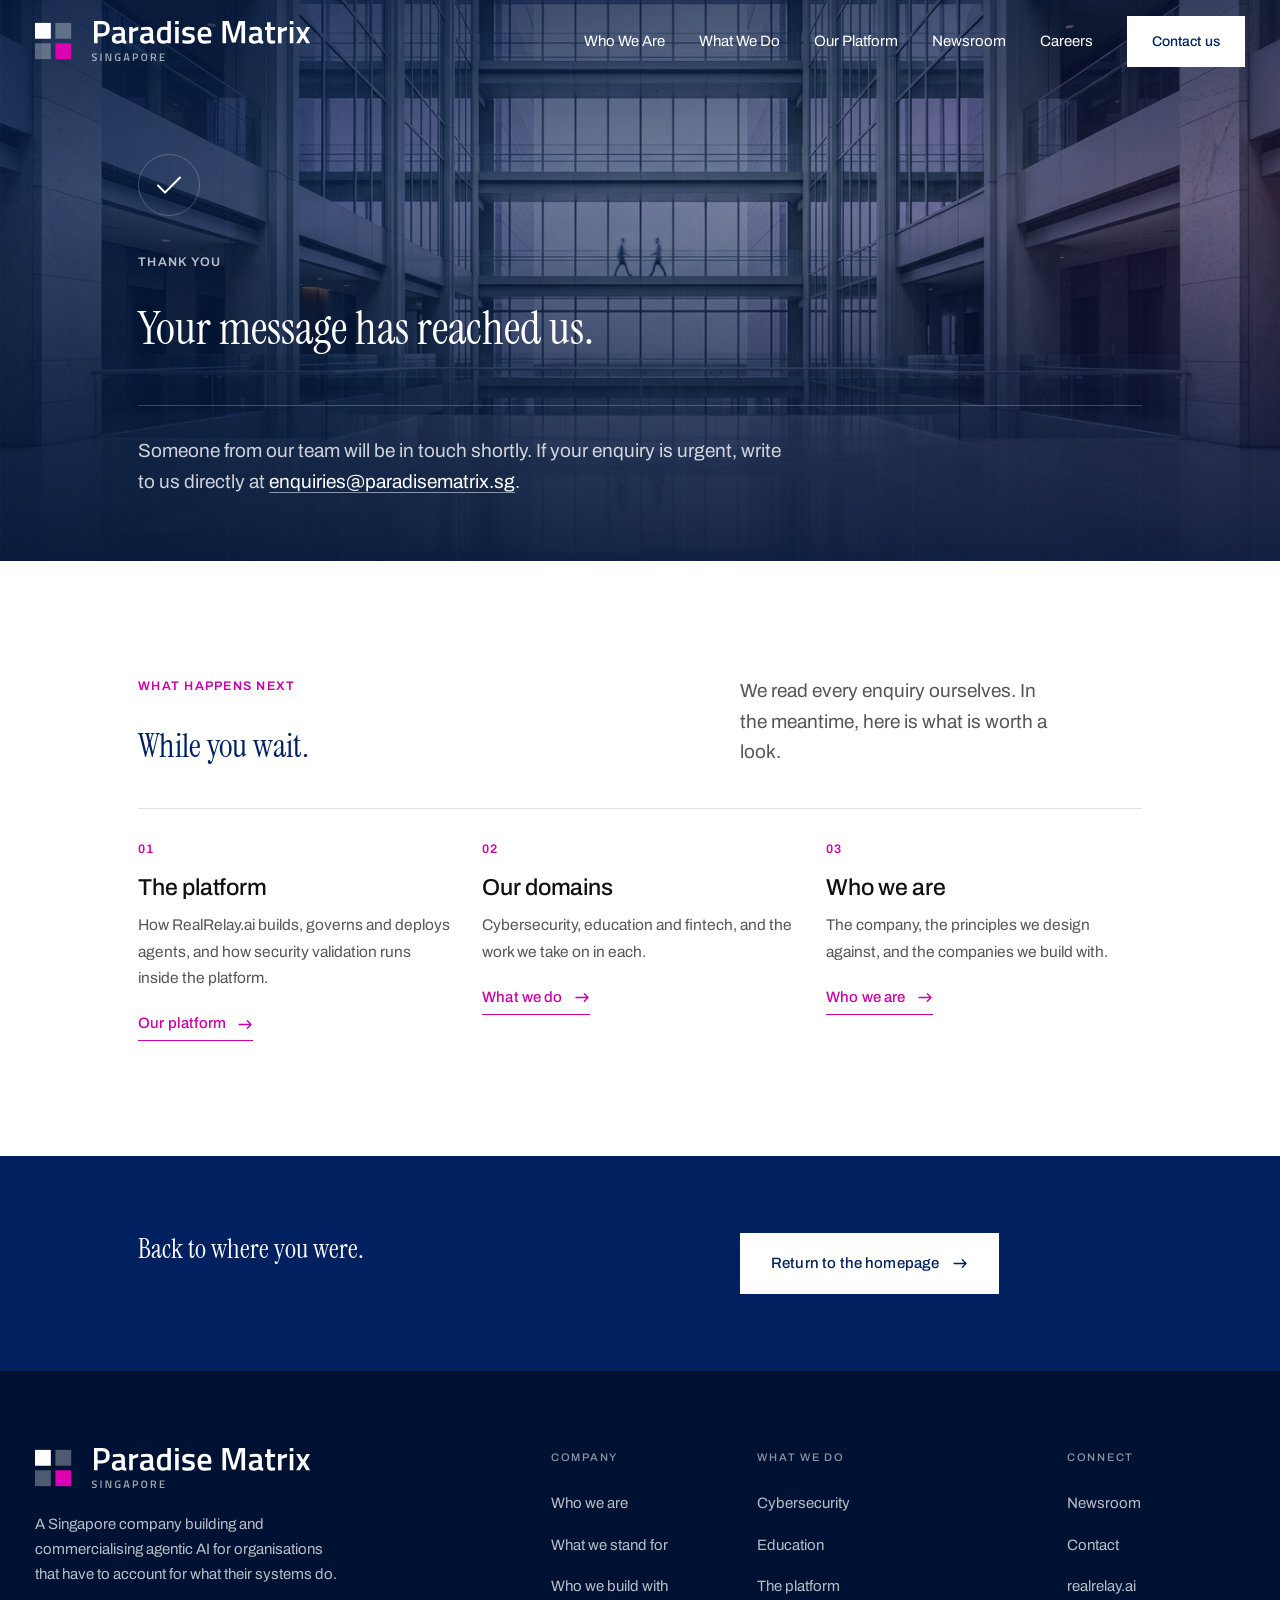
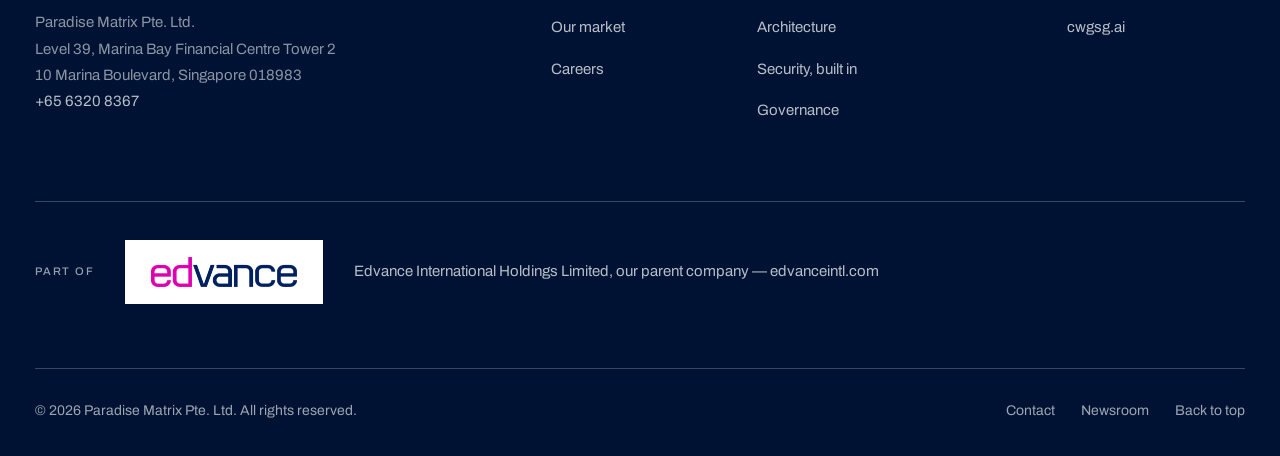
<file: thank-you.html>
<!DOCTYPE html>
<html lang="en">
<head>
<meta charset="utf-8">
<meta name="viewport" content="width=device-width, initial-scale=1">
<title>Thank you | Paradise Matrix</title>
<meta name="description" content="Your message has reached Paradise Matrix. A member of our team will be in contact with you shortly.">
<meta name="robots" content="noindex, follow">
<meta name="theme-color" content="#FFFFFF">
<link rel="canonical" href="https://paradisematrix.sg/thank-you.html">

<meta property="og:type" content="website">
<meta property="og:site_name" content="Paradise Matrix">
<meta property="og:locale" content="en_SG">
<meta property="og:title" content="Thank you | Paradise Matrix">
<meta property="og:description" content="Your message has reached Paradise Matrix. A member of our team will be in contact with you shortly.">
<meta property="og:url" content="https://paradisematrix.sg/thank-you.html">
<meta property="og:image" content="https://paradisematrix.sg/assets/img/og-card.png">
<meta property="og:image:width" content="1200">
<meta property="og:image:height" content="630">
<meta property="og:image:alt" content="Paradise Matrix, agentic AI built in Singapore">
<meta name="twitter:card" content="summary_large_image">
<meta name="twitter:title" content="Thank you | Paradise Matrix">
<meta name="twitter:description" content="Your message has reached Paradise Matrix. A member of our team will be in contact with you shortly.">
<meta name="twitter:image" content="https://paradisematrix.sg/assets/img/og-card.png">

<link rel="icon" href="data:image/svg+xml,%3Csvg xmlns='http://www.w3.org/2000/svg' viewBox='0 0 32 32'%3E%3Crect width='32' height='32' rx='7' fill='%23FFFFFF'/%3E%3Crect x='4' y='4' width='11' height='11' fill='%23002060'/%3E%3Crect x='17' y='4' width='11' height='11' fill='%23002060' opacity='.3'/%3E%3Crect x='4' y='17' width='11' height='11' fill='%23002060' opacity='.3'/%3E%3Crect x='17' y='17' width='11' height='11' fill='%23DD00B0'/%3E%3C/svg%3E">
<link rel="apple-touch-icon" href="assets/img/apple-touch-icon.png">
<link rel="preload" href="assets/fonts/instrument-serif-400-lat.woff2" as="font" type="font/woff2" crossorigin>
<link rel="preload" href="assets/fonts/archivo-400-lat.woff2" as="font" type="font/woff2" crossorigin>
<link rel="stylesheet" href="assets/fonts/fonts.css">
<link rel="stylesheet" href="assets/css/site.css">
<script type="application/ld+json">
{
  "@context": "https://schema.org",
  "@graph": [
    {
      "@type": "Organization",
      "@id": "https://paradisematrix.sg/#organization",
      "name": "Paradise Matrix",
      "legalName": "Paradise Matrix Pte. Ltd.",
      "url": "https://paradisematrix.sg/",
      "description": "Paradise Matrix is a Singapore company that builds and commercialises agentic AI for organisations that must account for what their systems do. It develops the RealRelay.ai platform and vertical AI agents for cybersecurity and education.",
      "foundingLocation": {
        "@type": "Place",
        "name": "Singapore"
      },
      "parentOrganization": {
        "@type": "Organization",
        "name": "Edvance International Holdings Limited",
        "url": "https://www.edvanceintl.com",
        "description": "Cybersecurity group headquartered in Hong Kong and listed on the Main Board of the Stock Exchange of Hong Kong."
      },
      "areaServed": [
        {
          "@type": "Country",
          "name": "Singapore"
        },
        {
          "@type": "Place",
          "name": "ASEAN"
        },
        {
          "@type": "Place",
          "name": "Hong Kong"
        },
        {
          "@type": "Country",
          "name": "Japan"
        },
        {
          "@type": "Country",
          "name": "United Arab Emirates"
        }
      ],
      "knowsAbout": [
        "Agentic AI",
        "AI agents",
        "AI governance",
        "Cybersecurity",
        "Fintech",
        "Security operations centre triage",
        "Adversary simulation",
        "Anti-money-laundering",
        "Know your customer",
        "Educational technology",
        "AI security validation",
        "Sovereign AI deployment",
        "Education technology"
      ],
      "address": {
        "@type": "PostalAddress",
        "streetAddress": "Level 39, Marina Bay Financial Centre Tower 2, 10 Marina Boulevard",
        "addressLocality": "Singapore",
        "postalCode": "018983",
        "addressCountry": "SG"
      },
      "telephone": "+65 6320 8367",
      "contactPoint": [
        {
          "@type": "ContactPoint",
          "contactType": "sales",
          "email": "enquiries@paradisematrix.sg",
          "telephone": "+65 6320 8367",
          "areaServed": "SG",
          "availableLanguage": "English"
        },
        {
          "@type": "ContactPoint",
          "contactType": "media relations",
          "email": "media@paradisematrix.sg"
        },
        {
          "@type": "ContactPoint",
          "contactType": "human resources",
          "email": "careers@paradisematrix.sg"
        }
      ]
    },
    {
      "@type": "WebSite",
      "@id": "https://paradisematrix.sg/#website",
      "url": "https://paradisematrix.sg/",
      "name": "Paradise Matrix",
      "publisher": {
        "@id": "https://paradisematrix.sg/#organization"
      },
      "inLanguage": "en"
    },
    {
      "@type": "WebPage",
      "@id": "https://paradisematrix.sg/thank-you.html",
      "url": "https://paradisematrix.sg/thank-you.html",
      "name": "Thank you | Paradise Matrix",
      "description": "Your message has reached Paradise Matrix. A member of our team will be in contact with you shortly.",
      "isPartOf": {
        "@id": "https://paradisematrix.sg/#website"
      },
      "about": {
        "@id": "https://paradisematrix.sg/#organization"
      },
      "inLanguage": "en"
    },
    {
      "@type": "BreadcrumbList",
      "itemListElement": [
        {
          "@type": "ListItem",
          "position": 1,
          "name": "Home",
          "item": "https://paradisematrix.sg/index.html"
        },
        {
          "@type": "ListItem",
          "position": 2,
          "name": "Thank you",
          "item": "https://paradisematrix.sg/thank-you.html"
        }
      ]
    }
  ]
}
</script>
</head>
<body id="top">
<svg class="pm-logo-defs" aria-hidden="true" focusable="false"><defs><symbol id="pmLogo" viewBox="0 0 844.95 122.62"><rect x="0.00" y="5.82" width="48.55" height="48.55" fill="var(--pm-ink)"/><rect x="62.42" y="5.82" width="48.55" height="48.55" fill="var(--pm-ink)" opacity="0.3"/><rect x="0.00" y="68.25" width="48.55" height="48.55" fill="var(--pm-ink)" opacity="0.3"/><rect x="62.42" y="68.25" width="48.55" height="48.55" fill="var(--pm-pink)"/><path fill="var(--pm-ink)" transform="translate(172.97 68.50)" d="M33.00 -21.30H19.00V0.00H7.90V-68.50H33.00Q56.30 -68.50 56.30 -45.50Q56.30 -33.70 50.45 -27.50Q44.60 -21.30 33.00 -21.30ZM19.00 -30.90H32.90Q44.90 -30.90 44.90 -45.50Q44.90 -52.50 42.00 -55.70Q39.10 -58.90 32.90 -58.90H19.00Z M102.69 -34.60V-11.80Q102.79 -9.60 103.84 -8.55Q104.89 -7.50 107.09 -7.20L106.79 1.10Q98.19 1.10 93.49 -2.60Q85.49 1.10 77.39 1.10Q62.49 1.10 62.49 -14.80Q62.49 -22.40 66.54 -25.80Q70.59 -29.20 78.99 -29.90L91.89 -31.00V-34.60Q91.89 -38.60 90.14 -40.20Q88.39 -41.80 84.99 -41.80Q78.59 -41.80 68.99 -41.00L65.79 -40.80L65.39 -48.50Q76.29 -51.10 85.44 -51.10Q94.59 -51.10 98.64 -47.15Q102.69 -43.20 102.69 -34.60ZM80.29 -22.20Q73.39 -21.60 73.39 -14.70Q73.39 -7.80 79.49 -7.80Q84.49 -7.80 90.09 -9.40L91.89 -10.00V-23.30Z M115.90 0.00V-50.00H126.70V-44.00Q135.20 -49.50 143.70 -51.10V-40.20Q135.10 -38.50 129.00 -35.80L126.80 -34.90V0.00Z M188.99 -34.60V-11.80Q189.09 -9.60 190.14 -8.55Q191.19 -7.50 193.39 -7.20L193.09 1.10Q184.49 1.10 179.79 -2.60Q171.79 1.10 163.69 1.10Q148.79 1.10 148.79 -14.80Q148.79 -22.40 152.84 -25.80Q156.89 -29.20 165.29 -29.90L178.19 -31.00V-34.60Q178.19 -38.60 176.44 -40.20Q174.69 -41.80 171.29 -41.80Q164.89 -41.80 155.29 -41.00L152.09 -40.80L151.69 -48.50Q162.59 -51.10 171.74 -51.10Q180.89 -51.10 184.94 -47.15Q188.99 -43.20 188.99 -34.60ZM166.59 -22.20Q159.69 -21.60 159.69 -14.70Q159.69 -7.80 165.79 -7.80Q170.79 -7.80 176.39 -9.40L178.19 -10.00V-23.30Z M243.49 -70.80V0.00H232.69V-2.60Q225.39 1.10 219.29 1.10Q209.49 1.10 204.94 -4.80Q200.39 -10.70 200.39 -24.60Q200.39 -38.50 205.44 -44.80Q210.49 -51.10 221.19 -51.10Q224.79 -51.10 232.59 -49.80V-70.80ZM230.89 -10.40 232.59 -11.10V-40.70Q226.59 -41.70 221.49 -41.70Q211.39 -41.70 211.39 -24.90Q211.39 -15.70 213.74 -12.15Q216.09 -8.60 221.19 -8.60Q226.29 -8.60 230.89 -10.40Z M256.69 0.00V-50.00H267.59V0.00ZM256.69 -58.50V-70.00H267.59V-58.50Z M315.49 -39.70Q303.69 -41.30 298.39 -41.30Q293.09 -41.30 291.04 -40.05Q288.99 -38.80 288.99 -36.10Q288.99 -33.40 291.24 -32.30Q293.49 -31.20 301.84 -29.75Q310.19 -28.30 313.69 -25.20Q317.19 -22.10 317.19 -14.20Q317.19 -6.30 312.14 -2.60Q307.09 1.10 297.39 1.10Q291.29 1.10 281.99 -0.60L278.89 -1.10L279.29 -10.20Q291.29 -8.60 296.59 -8.60Q301.89 -8.60 304.14 -9.90Q306.39 -11.20 306.39 -14.20Q306.39 -17.20 304.24 -18.35Q302.09 -19.50 293.94 -20.85Q285.79 -22.20 281.99 -25.10Q278.19 -28.00 278.19 -35.70Q278.19 -43.40 283.44 -47.20Q288.69 -51.00 296.89 -51.00Q303.29 -51.00 312.59 -49.40L315.69 -48.80Z M363.29 -9.00 366.09 -9.30 366.29 -1.20Q354.89 1.10 346.09 1.10Q334.99 1.10 330.14 -5.00Q325.29 -11.10 325.29 -24.50Q325.29 -51.10 346.99 -51.10Q367.99 -51.10 367.99 -28.20L367.29 -20.40H336.29Q336.39 -14.20 338.99 -11.30Q341.59 -8.40 348.69 -8.40Q355.79 -8.40 363.29 -9.00ZM357.29 -28.80Q357.29 -36.20 354.94 -39.15Q352.59 -42.10 346.99 -42.10Q341.39 -42.10 338.84 -39.00Q336.29 -35.90 336.19 -28.80Z M401.79 0.00V-68.50H421.09L436.39 -15.00L451.69 -68.50H471.09V0.00H459.89V-56.20H458.39L442.19 -2.80H430.59L414.39 -56.20H412.89V0.00Z M522.49 -34.60V-11.80Q522.59 -9.60 523.64 -8.55Q524.69 -7.50 526.89 -7.20L526.59 1.10Q517.99 1.10 513.29 -2.60Q505.29 1.10 497.19 1.10Q482.29 1.10 482.29 -14.80Q482.29 -22.40 486.34 -25.80Q490.39 -29.20 498.79 -29.90L511.69 -31.00V-34.60Q511.69 -38.60 509.94 -40.20Q508.19 -41.80 504.79 -41.80Q498.39 -41.80 488.79 -41.00L485.59 -40.80L485.19 -48.50Q496.09 -51.10 505.24 -51.10Q514.39 -51.10 518.44 -47.15Q522.49 -43.20 522.49 -34.60ZM500.09 -22.20Q493.19 -21.60 493.19 -14.70Q493.19 -7.80 499.29 -7.80Q504.29 -7.80 509.89 -9.40L511.69 -10.00V-23.30Z M563.09 -40.70H549.29V-18.70Q549.29 -12.60 550.19 -10.60Q551.09 -8.60 554.79 -8.60L562.99 -8.90L563.49 -0.20Q556.79 1.10 553.29 1.10Q544.79 1.10 541.64 -2.80Q538.49 -6.70 538.49 -17.50V-40.70H532.09V-50.00H538.49V-64.50H549.29V-50.00H563.09Z M571.99 0.00V-50.00H582.79V-44.00Q591.29 -49.50 599.79 -51.10V-40.20Q591.19 -38.50 585.09 -35.80L582.89 -34.90V0.00Z M608.08 0.00V-50.00H618.98V0.00ZM608.08 -58.50V-70.00H618.98V-58.50Z M627.38 -50.00H638.98L648.78 -32.70L658.68 -50.00H670.28L655.38 -25.40L670.28 0.00H658.68L648.78 -17.10L638.98 0.00H627.38L641.88 -25.10Z"/><path fill="var(--pm-ink)" opacity="0.62" transform="translate(172.97 122.62)" d="M9.38 -20.07Q5.13 -20.07 5.13 -17.09Q5.13 -15.54 6.13 -14.89Q7.14 -14.24 10.57 -13.28Q14.00 -12.33 15.41 -11.00Q16.82 -9.68 16.82 -6.83Q16.82 -3.22 14.76 -1.42Q12.70 0.37 9.15 0.37Q6.30 0.37 2.85 -0.30L1.64 -0.54L2.01 -3.52Q6.53 -2.91 8.91 -2.91Q13.07 -2.91 13.07 -6.60Q13.07 -8.04 12.13 -8.73Q11.19 -9.41 7.91 -10.23Q4.62 -11.06 3.02 -12.50Q1.41 -13.94 1.41 -17.05Q1.41 -20.17 3.43 -21.76Q5.46 -23.35 9.04 -23.35Q11.62 -23.35 15.14 -22.75L16.31 -22.55L16.01 -19.53Q11.32 -20.07 9.38 -20.07Z M27.53 0.00V-22.95H31.25V0.00Z M43.25 0.00V-22.95H49.75L56.72 -3.28H57.22V-22.95H60.94V0.00H54.57L47.44 -19.70H46.97V0.00Z M82.28 -8.78V-12.06H88.81V-0.40Q87.91 -0.17 85.14 0.10Q82.38 0.37 81.14 0.37Q75.92 0.37 73.94 -2.51Q71.96 -5.39 71.96 -11.54Q71.96 -17.69 73.99 -20.50Q76.02 -23.32 81.01 -23.32Q83.96 -23.32 87.64 -22.65L88.81 -22.41L88.68 -19.46Q84.63 -20.00 81.41 -20.00Q78.19 -20.00 77.00 -18.19Q75.81 -16.38 75.81 -11.49Q75.81 -6.60 76.94 -4.74Q78.06 -2.88 81.48 -2.88Q83.92 -2.88 85.13 -3.18V-8.78Z M98.19 0.00 103.85 -22.95H111.25L116.95 0.00H113.20L111.96 -4.92H103.15L101.91 0.00ZM106.73 -19.83 103.88 -8.21H111.22L108.41 -19.83Z M135.34 -7.14H130.65V0.00H126.93V-22.95H135.34Q143.14 -22.95 143.14 -15.24Q143.14 -11.29 141.18 -9.21Q139.22 -7.14 135.34 -7.14ZM130.65 -10.35H135.30Q139.32 -10.35 139.32 -15.24Q139.32 -17.59 138.35 -18.66Q137.38 -19.73 135.30 -19.73H130.65Z M157.41 -4.86Q158.55 -2.88 161.77 -2.88Q164.98 -2.88 166.10 -4.82Q167.23 -6.77 167.23 -11.34Q167.23 -15.91 166.07 -17.99Q164.92 -20.07 161.77 -20.07Q158.62 -20.07 157.44 -17.99Q156.27 -15.91 156.27 -11.37Q156.27 -6.83 157.41 -4.86ZM169.02 -2.45Q166.96 0.37 161.77 0.37Q156.57 0.37 154.50 -2.46Q152.42 -5.29 152.42 -11.36Q152.42 -17.42 154.51 -20.37Q156.61 -23.32 161.77 -23.32Q166.93 -23.32 169.00 -20.38Q171.08 -17.45 171.08 -11.36Q171.08 -5.26 169.02 -2.45Z M185.81 -8.17V0.00H182.09V-22.95H190.80Q198.58 -22.95 198.58 -15.64Q198.58 -10.75 194.82 -9.01L198.61 0.00H194.52L191.21 -8.17ZM194.76 -15.61Q194.76 -19.73 190.80 -19.73H185.81V-11.39H190.87Q192.88 -11.39 193.82 -12.55Q194.76 -13.70 194.76 -15.61Z M209.50 0.00V-22.95H223.97V-19.70H213.22V-13.20H221.96V-9.98H213.22V-3.28H223.97V0.00Z"/></symbol></defs></svg>
  <a class="skip-link" href="#main">Skip to content</a>
  <header class="site-header on-dark">
    <div class="nav-inner">
      <a class="brand" href="index.html" aria-label="Paradise Matrix Singapore — home">
        <svg class="brand__logo" viewBox="0 0 844.95 122.62" role="img" aria-label="Paradise Matrix Singapore"><use href="#pmLogo"/></svg>
      </a>
      <button class="nav-toggle" type="button" aria-label="Menu" aria-expanded="false" aria-controls="primary-nav"><span></span><span></span><span></span></button>
      <nav class="nav-primary" id="primary-nav" aria-label="Primary">
        <a class="nav-link" href="who-we-are.html">Who We Are</a>
        <a class="nav-link" href="what-we-do.html">What We Do</a>
        <a class="nav-link" href="realrelay.html">Our Platform</a>
        <a class="nav-link" href="newsroom.html">Newsroom</a>
        <a class="nav-link" href="careers.html">Careers</a>
        <a class="btn nav-cta" href="contact.html">Contact us</a>
      </nav>
    </div>
  </header>
  <main id="main">
    <section class="hero hero--short">
      <div class="hero__art">
        <img src="assets/img/hero-contact.jpg" alt="A meeting room at dusk, seen through glass" width="1376" height="688" fetchpriority="high" decoding="async">
      </div>
      <div class="hero__grain" aria-hidden="true"></div>
      <div class="shell"><div class="g12"><div class="off1">
        <span class="confirm-mark" aria-hidden="true">
          <svg viewBox="0 0 26 20" fill="none" stroke-width="2" stroke-linecap="round" stroke-linejoin="round"><path d="M2 10.5 9 17.5 24 2.5"/></svg>
        </span>
        <p class="label">Thank you</p>
        <h1 class="stmt stmt--xl">Your message has reached us.</h1>
        <div class="hero__foot">
          <p class="lede measure">
            Someone from our team will be in touch shortly. If your enquiry is urgent, write to us directly at <a href="mailto:enquiries@paradisematrix.sg" style="color:#fff;border-bottom:1px solid rgba(255,255,255,.5)">enquiries@paradisematrix.sg</a>.
          </p>
        </div>
      </div></div></div>
    </section>

    <section class="pad">
      <div class="shell"><div class="g12"><div class="off1">
        <div class="g12" style="margin-bottom:clamp(28px,3.2vw,46px)">
          <div class="c-5" data-reveal>
            <p class="label">What happens next</p>
            <h2 class="stmt stmt--lg">While you wait.</h2>
          </div>
          <div class="c-4 start8" data-reveal data-reveal-delay="80">
            <p class="lede">We read every enquiry ourselves. In the meantime, here is what is worth a look.</p>
          </div>
        </div>
        <div class="confirm-next g12" data-reveal>
          <div class="confirm-next__item c-4">
            <span class="confirm-next__n">01</span>
            <h2 class="h-sans h-sans--lg">The platform</h2>
            <p>How RealRelay.ai builds, governs and deploys agents, and how security validation runs inside the platform.</p>
            <p style="margin-top:1.2rem"><a class="arrowlink" href="realrelay.html">Our platform
              <svg viewBox="0 0 16 12" fill="none" stroke="currentColor" stroke-width="1.5" stroke-linecap="round" stroke-linejoin="round" aria-hidden="true"><path d="M1 6h13M10 2l4 4-4 4"/></svg></a></p>
          </div>
          <div class="confirm-next__item c-4">
            <span class="confirm-next__n">02</span>
            <h2 class="h-sans h-sans--lg">Our domains</h2>
            <p>Cybersecurity, education and fintech, and the work we take on in each.</p>
            <p style="margin-top:1.2rem"><a class="arrowlink" href="what-we-do.html">What we do
              <svg viewBox="0 0 16 12" fill="none" stroke="currentColor" stroke-width="1.5" stroke-linecap="round" stroke-linejoin="round" aria-hidden="true"><path d="M1 6h13M10 2l4 4-4 4"/></svg></a></p>
          </div>
          <div class="confirm-next__item c-4">
            <span class="confirm-next__n">03</span>
            <h2 class="h-sans h-sans--lg">Who we are</h2>
            <p>The company, the principles we design against, and the companies we build with.</p>
            <p style="margin-top:1.2rem"><a class="arrowlink" href="who-we-are.html">Who we are
              <svg viewBox="0 0 16 12" fill="none" stroke="currentColor" stroke-width="1.5" stroke-linecap="round" stroke-linejoin="round" aria-hidden="true"><path d="M1 6h13M10 2l4 4-4 4"/></svg></a></p>
          </div>
        </div>
      </div></div></div>
    </section>

    <section class="pad-s bg-deep">
      <div class="shell"><div class="g12"><div class="off1 g12">
        <div class="c-6" data-reveal><h2 class="stmt stmt--md">Back to where you were.</h2></div>
        <div class="c-4 start8" data-reveal data-reveal-delay="80" style="align-self:center">
          <div class="btn-row"><a class="btn btn--onDeep" href="index.html">Return to the homepage
            <svg viewBox="0 0 16 12" fill="none" stroke="currentColor" stroke-width="1.5" stroke-linecap="round" stroke-linejoin="round" aria-hidden="true"><path d="M1 6h13M10 2l4 4-4 4"/></svg></a></div>
        </div>
      </div></div></div>
    </section>

  </main>
  <footer class="site-footer">
    <div class="shell">
      <div class="g12">
        <div class="c-4 footer-about">
          <a class="brand" href="index.html" aria-label="Paradise Matrix Singapore — home">
            <svg class="brand__logo" viewBox="0 0 844.95 122.62" role="img" aria-label="Paradise Matrix Singapore"><use href="#pmLogo"/></svg>
          </a>
          <p>A Singapore company building and commercialising agentic AI for organisations that have to account for what their systems do.</p>
          <address class="footer-addr">
            Paradise Matrix Pte. Ltd.<br>
            Level 39, Marina Bay Financial Centre Tower 2<br>
            10 Marina Boulevard, Singapore 018983<br>
            <a href="tel:+6563208367">+65 6320 8367</a>
          </address>
        </div>
        <div class="c-2 start6 footer-col">
          <h2 class="footer-h">Company</h2>
          <ul>
            <li><a href="who-we-are.html">Who we are</a></li>
            <li><a href="who-we-are.html#principles">What we stand for</a></li>
            <li><a href="who-we-are.html#partnership">Who we build with</a></li>
            <li><a href="who-we-are.html#market">Our market</a></li>
            <li><a href="careers.html">Careers</a></li>
          </ul>
        </div>
        <div class="c-3 start8 footer-col">
          <h2 class="footer-h">What we do</h2>
          <ul>
            <li><a href="what-we-do.html#cybersecurity">Cybersecurity</a></li>
            <li><a href="what-we-do.html#education">Education</a></li>
            <li><a href="realrelay.html">The platform</a></li>
            <li><a href="realrelay.html#architecture">Architecture</a></li>
            <li><a href="realrelay.html#security">Security, built in</a></li>
            <li><a href="realrelay.html#governance">Governance</a></li>
          </ul>
        </div>
        <div class="c-2 start11 footer-col">
          <h2 class="footer-h">Connect</h2>
          <ul>
            <li><a href="newsroom.html">Newsroom</a></li>
            <li><a href="contact.html">Contact</a></li>
            <li><a href="https://www.realrelay.ai" rel="noopener">realrelay.ai</a></li>
            <li><a href="https://www.cwgsg.ai" rel="noopener">cwgsg.ai</a></li>
          </ul>
        </div>
      </div>
      <div class="footer-parent">
        <p class="footer-parent__t">Part of</p>
        <span class="footer-parent__plate">
          <img src="assets/img/edvance-logo.png" alt="Edvance International Holdings Limited" width="583" height="120" loading="lazy">
        </span>
        <a class="footer-parent__link" href="https://www.edvanceintl.com" rel="noopener">Edvance International Holdings Limited, our parent company &mdash; edvanceintl.com</a>
      </div>
      <div class="footer-bottom">
        <p>&copy; <span data-year>2026</span> Paradise Matrix Pte. Ltd. All rights reserved.</p>
        <nav aria-label="Secondary">
          <a href="contact.html">Contact</a>
          <a href="newsroom.html">Newsroom</a>
          <a href="#top">Back to top</a>
        </nav>
      </div>
    </div>
  </footer>
<script src="assets/js/site.js"></script>
</body>
</html>
</file>
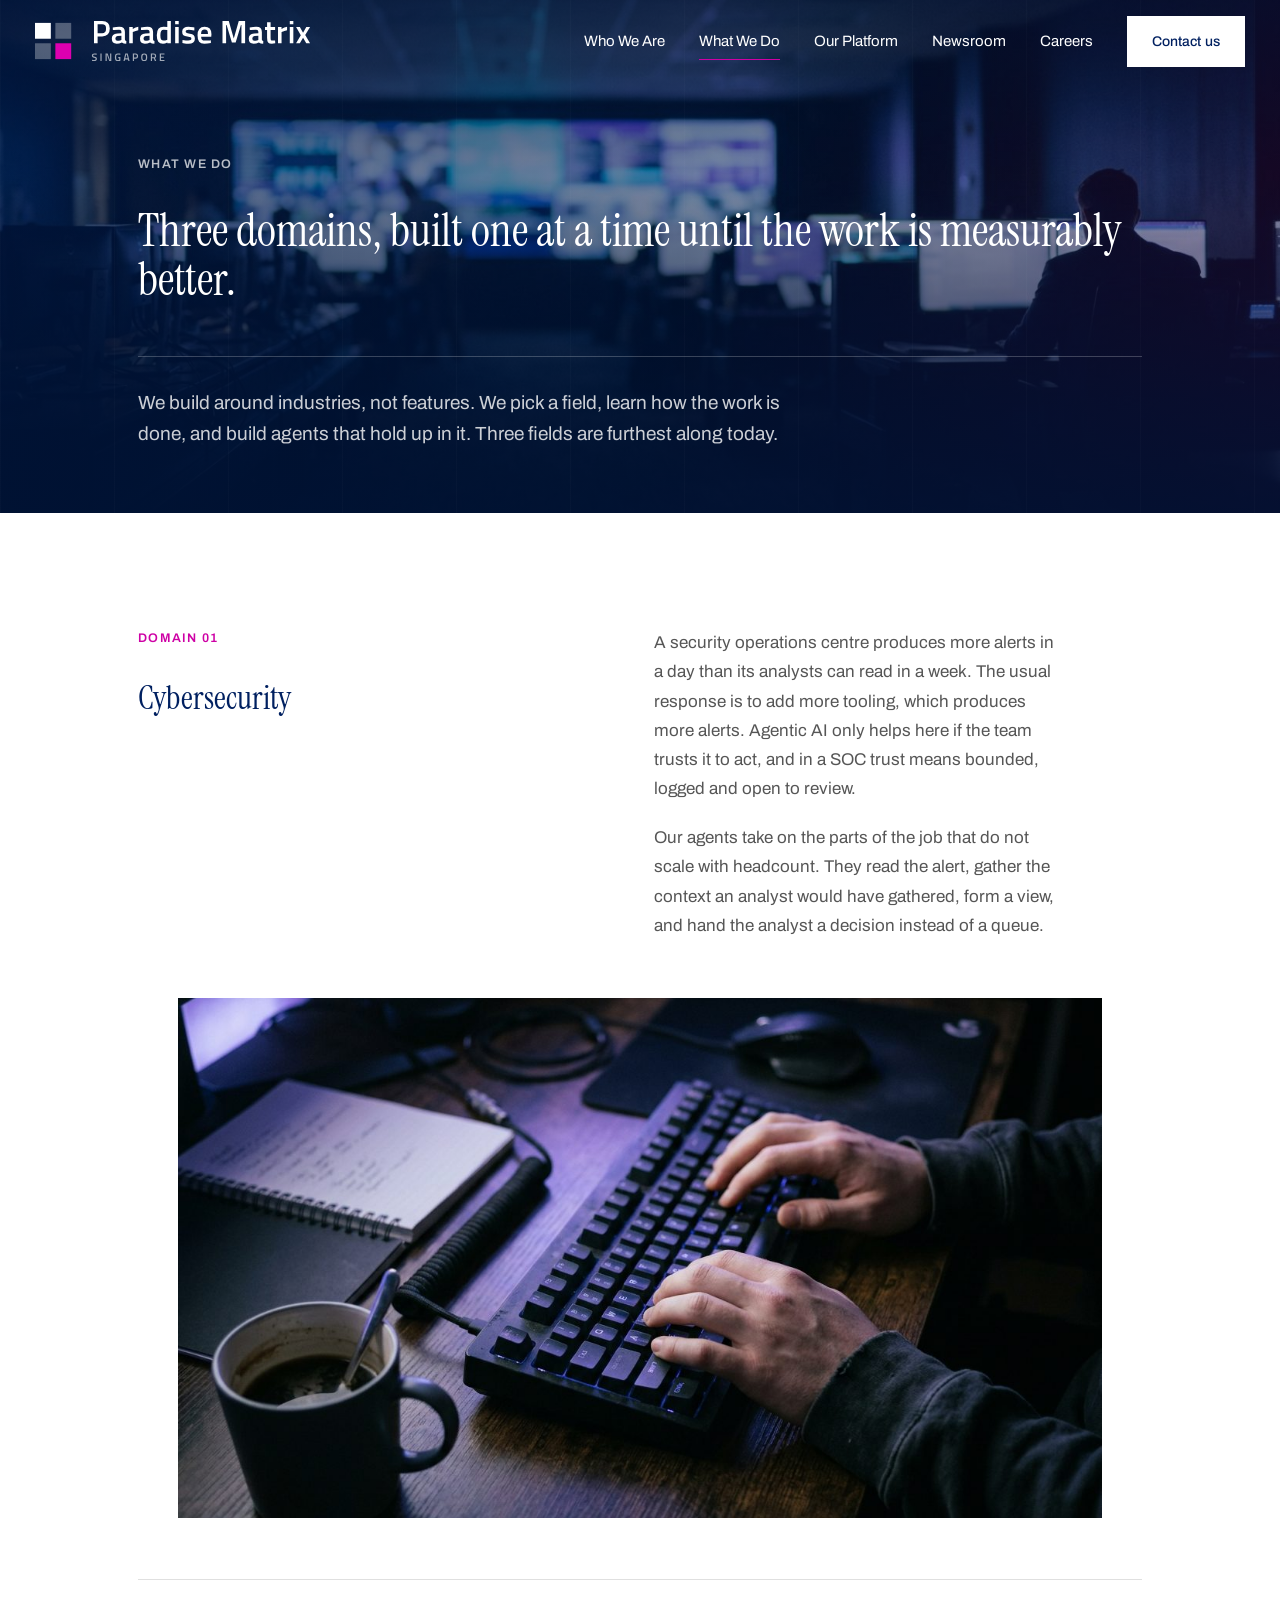
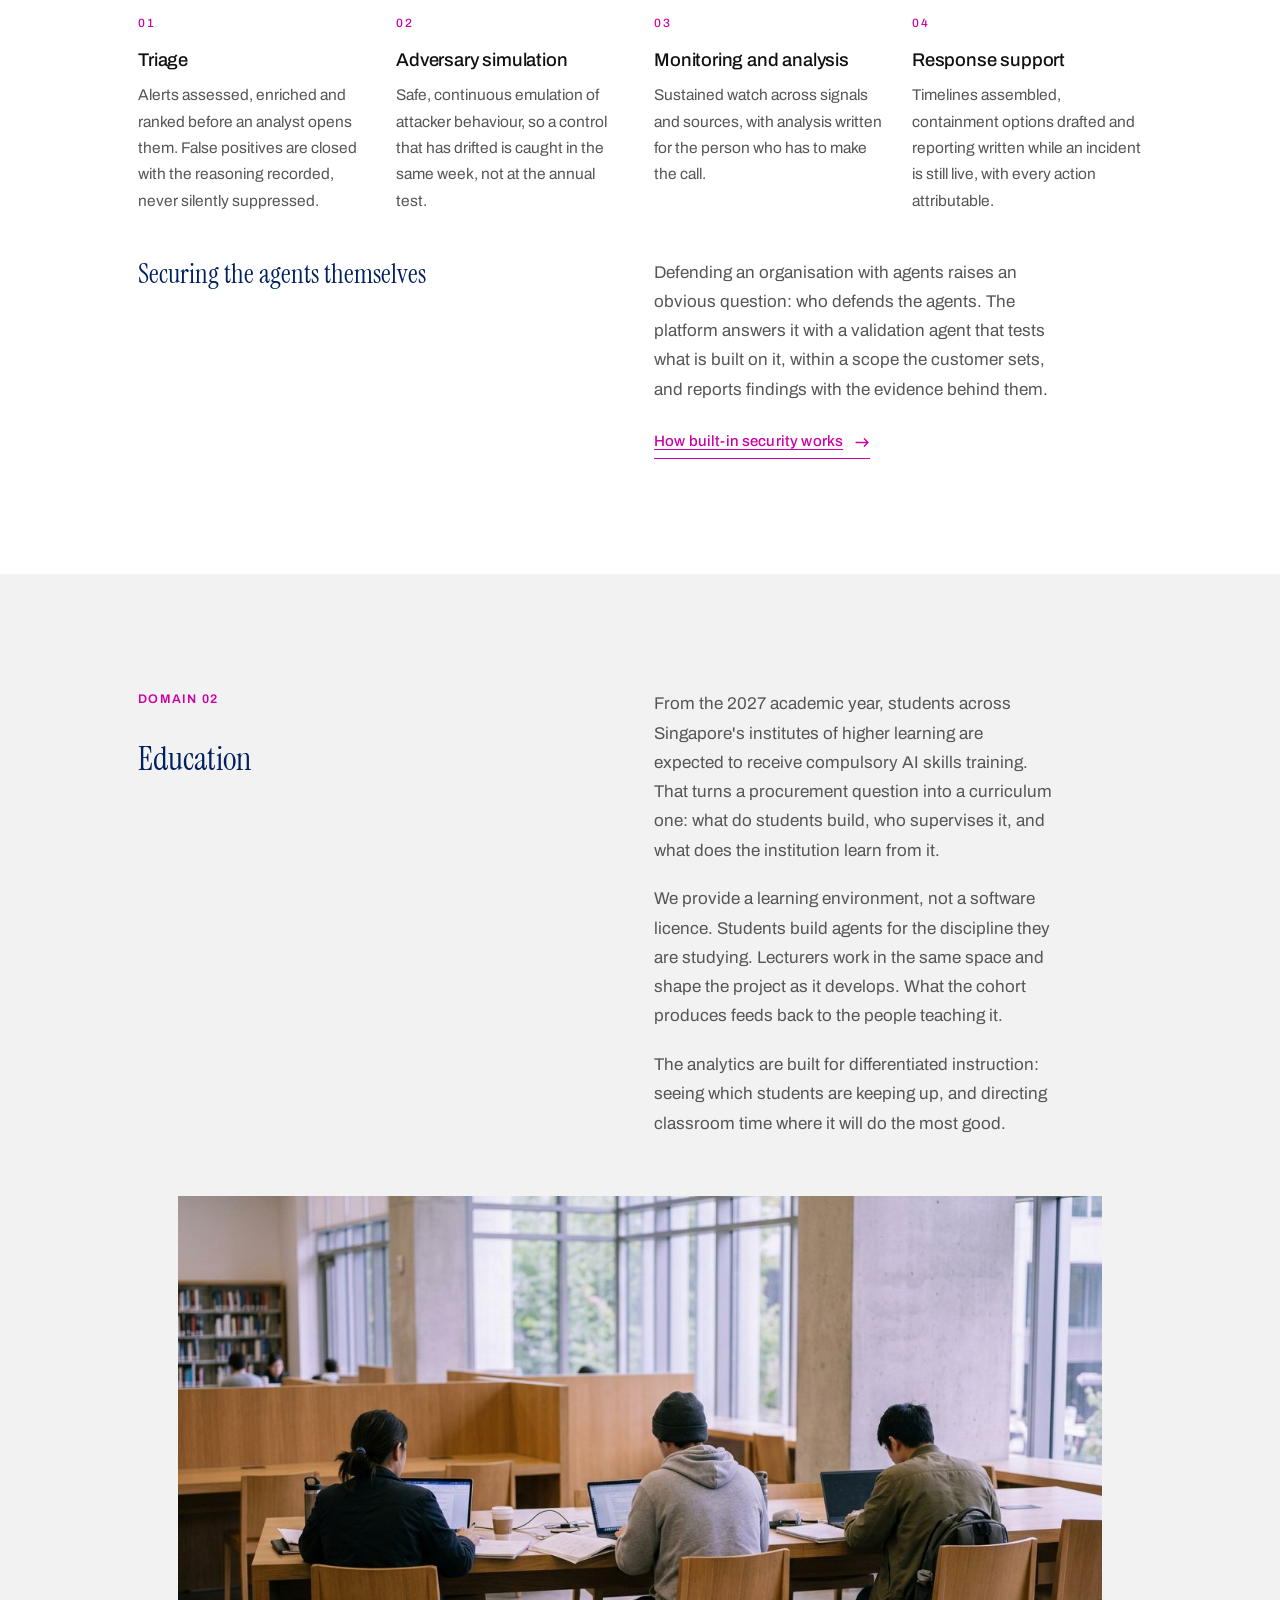
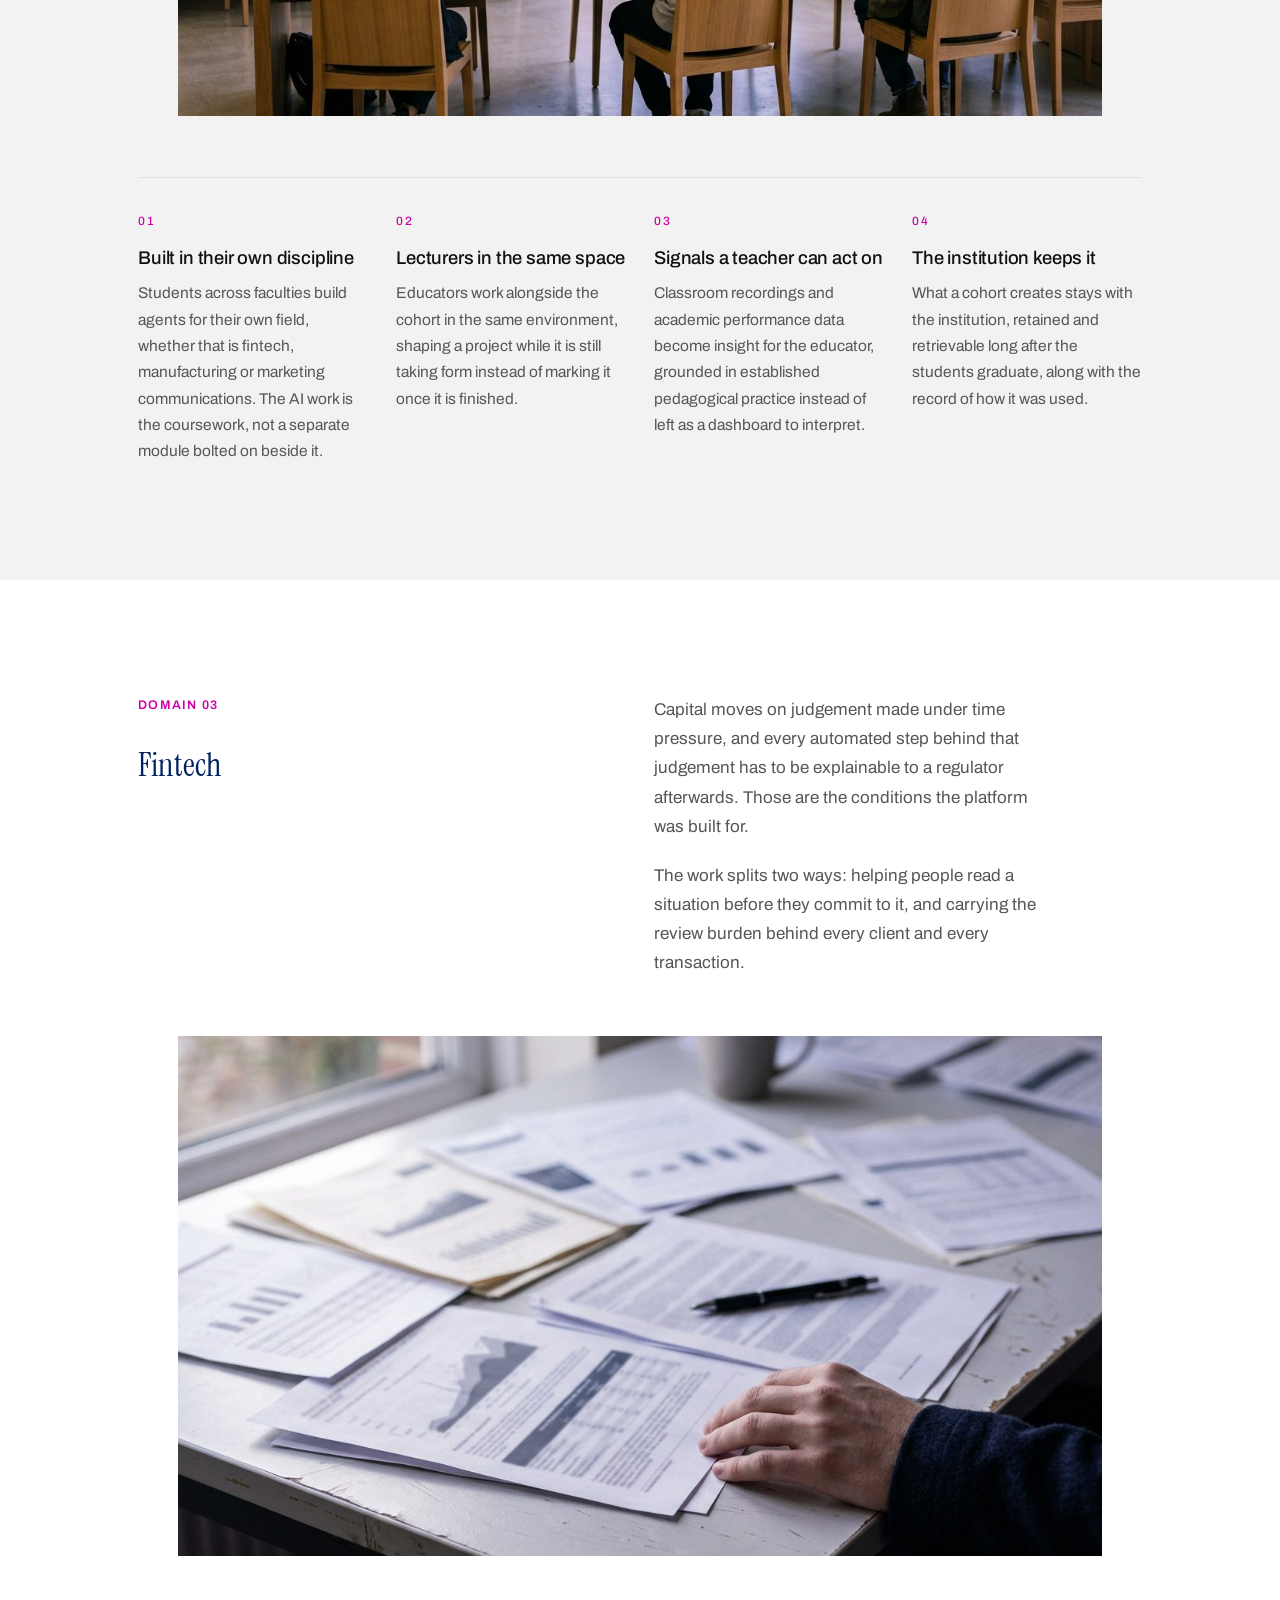
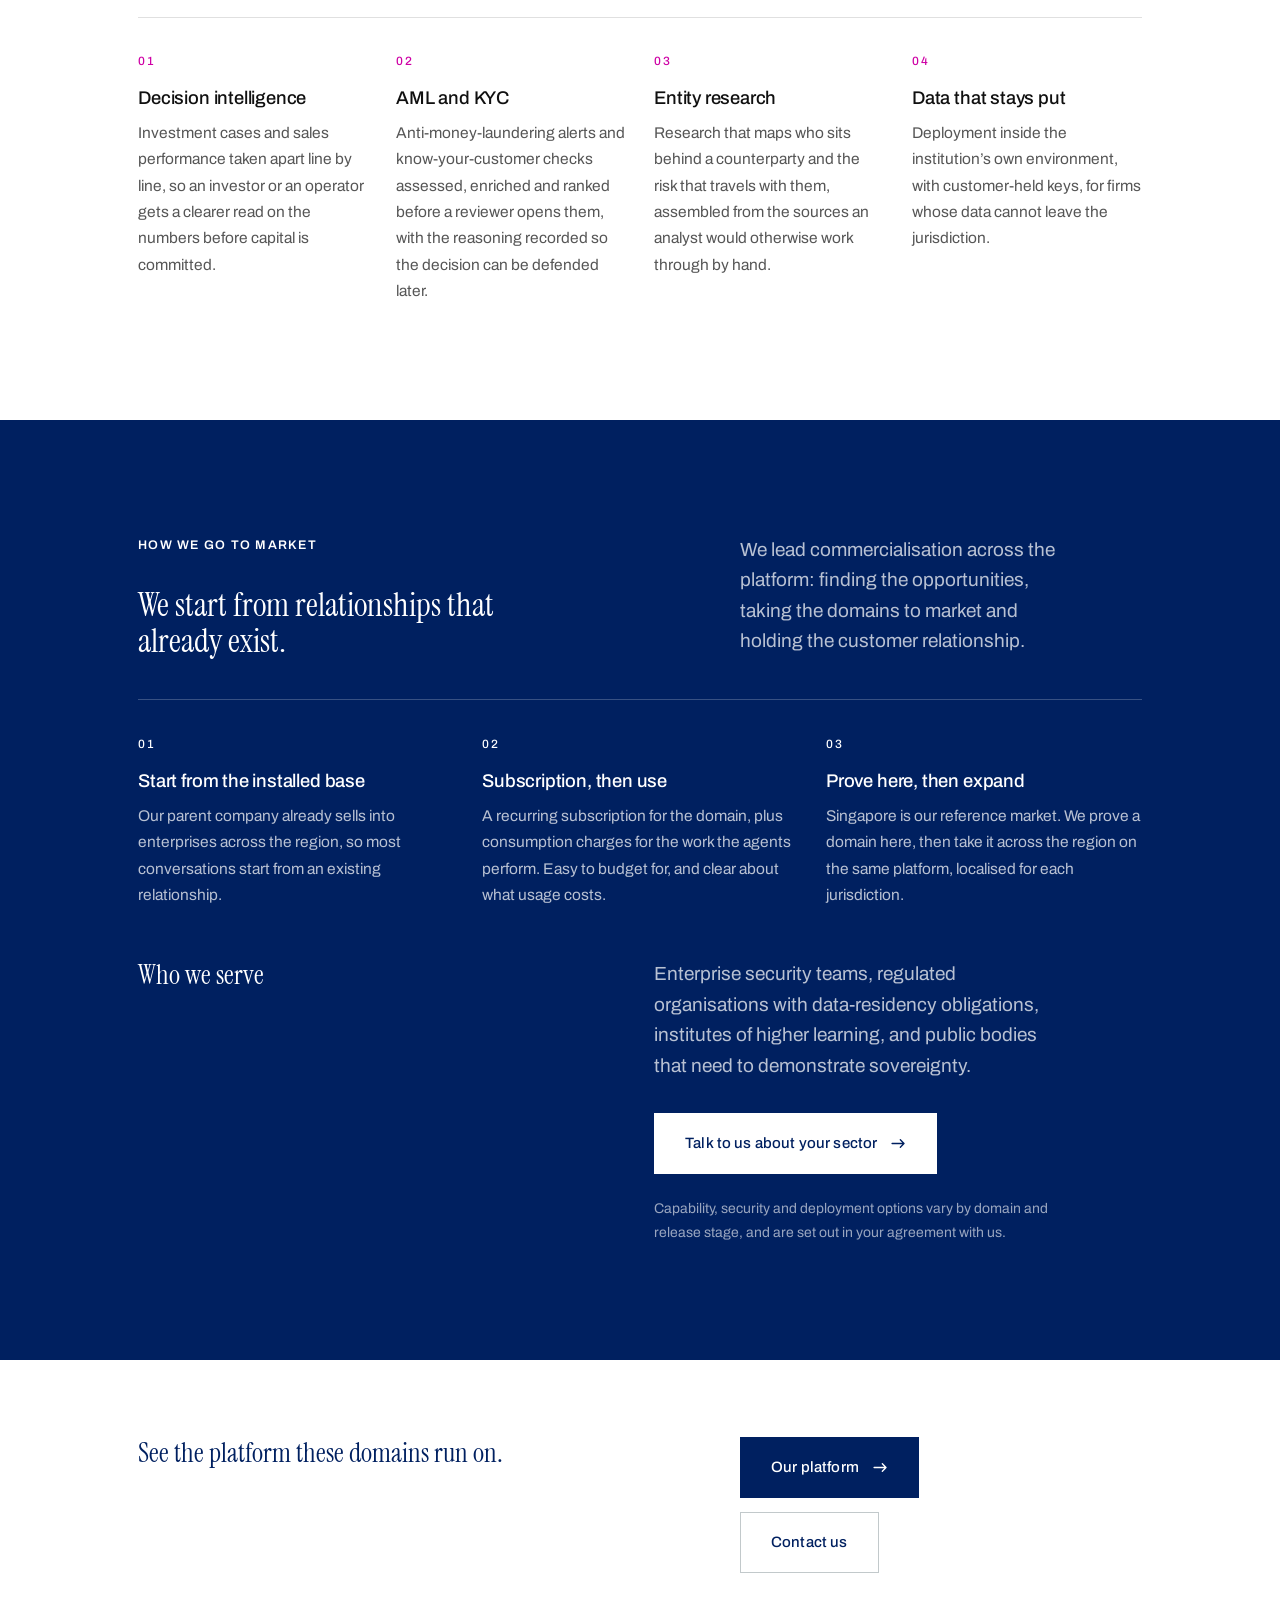
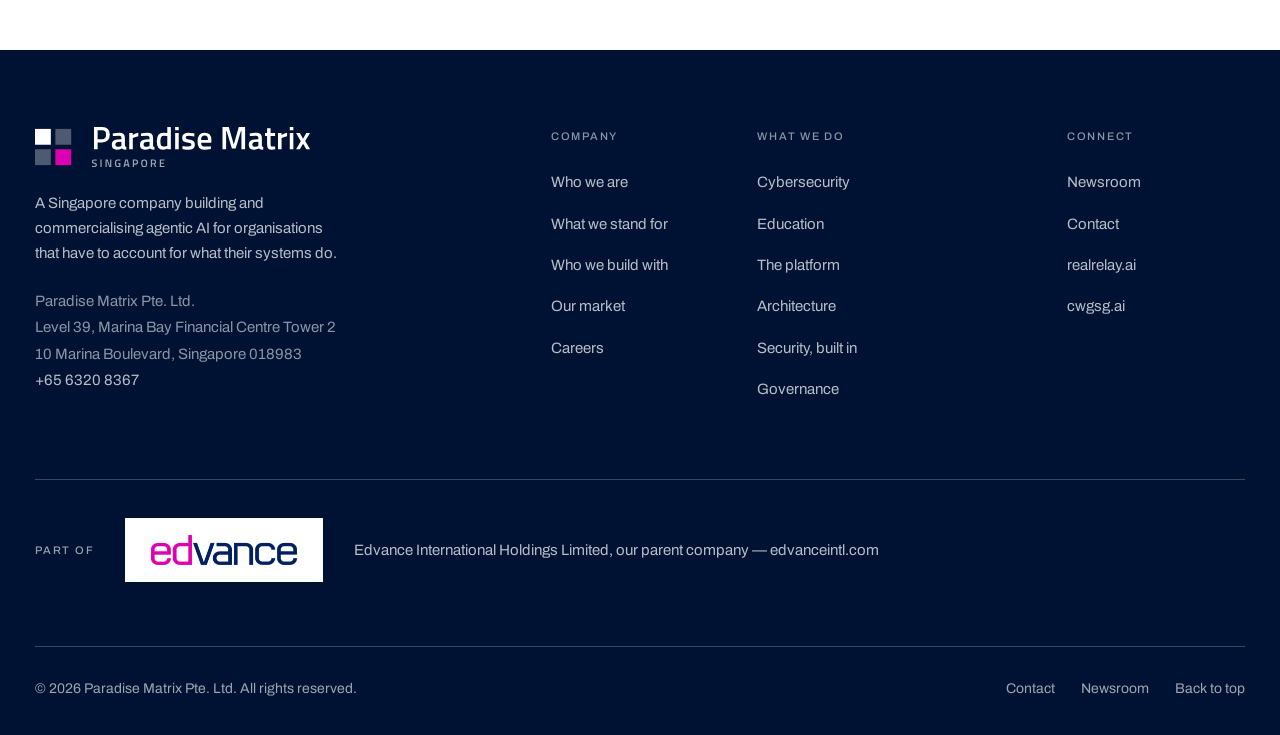
<file: what-we-do.html>
<!DOCTYPE html>
<html lang="en">
<head>
<meta charset="utf-8">
<meta name="viewport" content="width=device-width, initial-scale=1">
<title>What We Do | Cybersecurity and education AI agents</title>
<meta name="description" content="Agents built around industries, not features: cybersecurity triage and validation, a learning environment for students and lecturers, and fintech decision work.">
<meta name="robots" content="index, follow, max-snippet:-1, max-image-preview:large">
<meta name="theme-color" content="#FFFFFF">
<link rel="canonical" href="https://paradisematrix.sg/what-we-do.html">

<meta property="og:type" content="website">
<meta property="og:site_name" content="Paradise Matrix">
<meta property="og:locale" content="en_SG">
<meta property="og:title" content="What We Do | Cybersecurity and education AI agents">
<meta property="og:description" content="Agents built around industries, not features: cybersecurity triage and validation, a learning environment for students and lecturers, and fintech decision work.">
<meta property="og:url" content="https://paradisematrix.sg/what-we-do.html">
<meta property="og:image" content="https://paradisematrix.sg/assets/img/og-card.png">
<meta property="og:image:width" content="1200">
<meta property="og:image:height" content="630">
<meta property="og:image:alt" content="Paradise Matrix, agentic AI built in Singapore">
<meta name="twitter:card" content="summary_large_image">
<meta name="twitter:title" content="What We Do | Cybersecurity and education AI agents">
<meta name="twitter:description" content="Agents built around industries, not features: cybersecurity triage and validation, a learning environment for students and lecturers, and fintech decision work.">
<meta name="twitter:image" content="https://paradisematrix.sg/assets/img/og-card.png">

<link rel="icon" href="data:image/svg+xml,%3Csvg xmlns='http://www.w3.org/2000/svg' viewBox='0 0 32 32'%3E%3Crect width='32' height='32' rx='7' fill='%23FFFFFF'/%3E%3Crect x='4' y='4' width='11' height='11' fill='%23002060'/%3E%3Crect x='17' y='4' width='11' height='11' fill='%23002060' opacity='.3'/%3E%3Crect x='4' y='17' width='11' height='11' fill='%23002060' opacity='.3'/%3E%3Crect x='17' y='17' width='11' height='11' fill='%23DD00B0'/%3E%3C/svg%3E">
<link rel="apple-touch-icon" href="assets/img/apple-touch-icon.png">
<link rel="preload" href="assets/fonts/instrument-serif-400-lat.woff2" as="font" type="font/woff2" crossorigin>
<link rel="preload" href="assets/fonts/archivo-400-lat.woff2" as="font" type="font/woff2" crossorigin>
<link rel="stylesheet" href="assets/fonts/fonts.css">
<link rel="stylesheet" href="assets/css/site.css">
<script type="application/ld+json">
{
  "@context": "https://schema.org",
  "@graph": [
    {
      "@type": "Organization",
      "@id": "https://paradisematrix.sg/#organization",
      "name": "Paradise Matrix",
      "legalName": "Paradise Matrix Pte. Ltd.",
      "url": "https://paradisematrix.sg/",
      "description": "Paradise Matrix is a Singapore company that builds and commercialises agentic AI for organisations that must account for what their systems do. It develops the RealRelay.ai platform and vertical AI agents for cybersecurity and education.",
      "foundingLocation": {
        "@type": "Place",
        "name": "Singapore"
      },
      "parentOrganization": {
        "@type": "Organization",
        "name": "Edvance International Holdings Limited",
        "url": "https://www.edvanceintl.com",
        "description": "Cybersecurity group headquartered in Hong Kong and listed on the Main Board of the Stock Exchange of Hong Kong."
      },
      "areaServed": [
        {
          "@type": "Country",
          "name": "Singapore"
        },
        {
          "@type": "Place",
          "name": "ASEAN"
        },
        {
          "@type": "Place",
          "name": "Hong Kong"
        },
        {
          "@type": "Country",
          "name": "Japan"
        },
        {
          "@type": "Country",
          "name": "United Arab Emirates"
        }
      ],
      "knowsAbout": [
        "Agentic AI",
        "AI agents",
        "AI governance",
        "Cybersecurity",
        "Fintech",
        "Security operations centre triage",
        "Adversary simulation",
        "Anti-money-laundering",
        "Know your customer",
        "Educational technology",
        "AI security validation",
        "Sovereign AI deployment",
        "Education technology"
      ],
      "address": {
        "@type": "PostalAddress",
        "streetAddress": "Level 39, Marina Bay Financial Centre Tower 2, 10 Marina Boulevard",
        "addressLocality": "Singapore",
        "postalCode": "018983",
        "addressCountry": "SG"
      },
      "telephone": "+65 6320 8367",
      "contactPoint": [
        {
          "@type": "ContactPoint",
          "contactType": "sales",
          "email": "enquiries@paradisematrix.sg",
          "telephone": "+65 6320 8367",
          "areaServed": "SG",
          "availableLanguage": "English"
        },
        {
          "@type": "ContactPoint",
          "contactType": "media relations",
          "email": "media@paradisematrix.sg"
        },
        {
          "@type": "ContactPoint",
          "contactType": "human resources",
          "email": "careers@paradisematrix.sg"
        }
      ]
    },
    {
      "@type": "WebSite",
      "@id": "https://paradisematrix.sg/#website",
      "url": "https://paradisematrix.sg/",
      "name": "Paradise Matrix",
      "publisher": {
        "@id": "https://paradisematrix.sg/#organization"
      },
      "inLanguage": "en"
    },
    {
      "@type": "WebPage",
      "@id": "https://paradisematrix.sg/what-we-do.html",
      "url": "https://paradisematrix.sg/what-we-do.html",
      "name": "What We Do | Cybersecurity and education AI agents",
      "description": "Agents built around industries, not features: cybersecurity triage and validation, a learning environment for students and lecturers, and fintech decision work.",
      "isPartOf": {
        "@id": "https://paradisematrix.sg/#website"
      },
      "about": {
        "@id": "https://paradisematrix.sg/#organization"
      },
      "inLanguage": "en"
    },
    {
      "@type": "BreadcrumbList",
      "itemListElement": [
        {
          "@type": "ListItem",
          "position": 1,
          "name": "Home",
          "item": "https://paradisematrix.sg/index.html"
        },
        {
          "@type": "ListItem",
          "position": 2,
          "name": "What We Do",
          "item": "https://paradisematrix.sg/what-we-do.html"
        }
      ]
    }
  ]
}
</script>
</head>
<body id="top">
<svg class="pm-logo-defs" aria-hidden="true" focusable="false"><defs><symbol id="pmLogo" viewBox="0 0 844.95 122.62"><rect x="0.00" y="5.82" width="48.55" height="48.55" fill="var(--pm-ink)"/><rect x="62.42" y="5.82" width="48.55" height="48.55" fill="var(--pm-ink)" opacity="0.3"/><rect x="0.00" y="68.25" width="48.55" height="48.55" fill="var(--pm-ink)" opacity="0.3"/><rect x="62.42" y="68.25" width="48.55" height="48.55" fill="var(--pm-pink)"/><path fill="var(--pm-ink)" transform="translate(172.97 68.50)" d="M33.00 -21.30H19.00V0.00H7.90V-68.50H33.00Q56.30 -68.50 56.30 -45.50Q56.30 -33.70 50.45 -27.50Q44.60 -21.30 33.00 -21.30ZM19.00 -30.90H32.90Q44.90 -30.90 44.90 -45.50Q44.90 -52.50 42.00 -55.70Q39.10 -58.90 32.90 -58.90H19.00Z M102.69 -34.60V-11.80Q102.79 -9.60 103.84 -8.55Q104.89 -7.50 107.09 -7.20L106.79 1.10Q98.19 1.10 93.49 -2.60Q85.49 1.10 77.39 1.10Q62.49 1.10 62.49 -14.80Q62.49 -22.40 66.54 -25.80Q70.59 -29.20 78.99 -29.90L91.89 -31.00V-34.60Q91.89 -38.60 90.14 -40.20Q88.39 -41.80 84.99 -41.80Q78.59 -41.80 68.99 -41.00L65.79 -40.80L65.39 -48.50Q76.29 -51.10 85.44 -51.10Q94.59 -51.10 98.64 -47.15Q102.69 -43.20 102.69 -34.60ZM80.29 -22.20Q73.39 -21.60 73.39 -14.70Q73.39 -7.80 79.49 -7.80Q84.49 -7.80 90.09 -9.40L91.89 -10.00V-23.30Z M115.90 0.00V-50.00H126.70V-44.00Q135.20 -49.50 143.70 -51.10V-40.20Q135.10 -38.50 129.00 -35.80L126.80 -34.90V0.00Z M188.99 -34.60V-11.80Q189.09 -9.60 190.14 -8.55Q191.19 -7.50 193.39 -7.20L193.09 1.10Q184.49 1.10 179.79 -2.60Q171.79 1.10 163.69 1.10Q148.79 1.10 148.79 -14.80Q148.79 -22.40 152.84 -25.80Q156.89 -29.20 165.29 -29.90L178.19 -31.00V-34.60Q178.19 -38.60 176.44 -40.20Q174.69 -41.80 171.29 -41.80Q164.89 -41.80 155.29 -41.00L152.09 -40.80L151.69 -48.50Q162.59 -51.10 171.74 -51.10Q180.89 -51.10 184.94 -47.15Q188.99 -43.20 188.99 -34.60ZM166.59 -22.20Q159.69 -21.60 159.69 -14.70Q159.69 -7.80 165.79 -7.80Q170.79 -7.80 176.39 -9.40L178.19 -10.00V-23.30Z M243.49 -70.80V0.00H232.69V-2.60Q225.39 1.10 219.29 1.10Q209.49 1.10 204.94 -4.80Q200.39 -10.70 200.39 -24.60Q200.39 -38.50 205.44 -44.80Q210.49 -51.10 221.19 -51.10Q224.79 -51.10 232.59 -49.80V-70.80ZM230.89 -10.40 232.59 -11.10V-40.70Q226.59 -41.70 221.49 -41.70Q211.39 -41.70 211.39 -24.90Q211.39 -15.70 213.74 -12.15Q216.09 -8.60 221.19 -8.60Q226.29 -8.60 230.89 -10.40Z M256.69 0.00V-50.00H267.59V0.00ZM256.69 -58.50V-70.00H267.59V-58.50Z M315.49 -39.70Q303.69 -41.30 298.39 -41.30Q293.09 -41.30 291.04 -40.05Q288.99 -38.80 288.99 -36.10Q288.99 -33.40 291.24 -32.30Q293.49 -31.20 301.84 -29.75Q310.19 -28.30 313.69 -25.20Q317.19 -22.10 317.19 -14.20Q317.19 -6.30 312.14 -2.60Q307.09 1.10 297.39 1.10Q291.29 1.10 281.99 -0.60L278.89 -1.10L279.29 -10.20Q291.29 -8.60 296.59 -8.60Q301.89 -8.60 304.14 -9.90Q306.39 -11.20 306.39 -14.20Q306.39 -17.20 304.24 -18.35Q302.09 -19.50 293.94 -20.85Q285.79 -22.20 281.99 -25.10Q278.19 -28.00 278.19 -35.70Q278.19 -43.40 283.44 -47.20Q288.69 -51.00 296.89 -51.00Q303.29 -51.00 312.59 -49.40L315.69 -48.80Z M363.29 -9.00 366.09 -9.30 366.29 -1.20Q354.89 1.10 346.09 1.10Q334.99 1.10 330.14 -5.00Q325.29 -11.10 325.29 -24.50Q325.29 -51.10 346.99 -51.10Q367.99 -51.10 367.99 -28.20L367.29 -20.40H336.29Q336.39 -14.20 338.99 -11.30Q341.59 -8.40 348.69 -8.40Q355.79 -8.40 363.29 -9.00ZM357.29 -28.80Q357.29 -36.20 354.94 -39.15Q352.59 -42.10 346.99 -42.10Q341.39 -42.10 338.84 -39.00Q336.29 -35.90 336.19 -28.80Z M401.79 0.00V-68.50H421.09L436.39 -15.00L451.69 -68.50H471.09V0.00H459.89V-56.20H458.39L442.19 -2.80H430.59L414.39 -56.20H412.89V0.00Z M522.49 -34.60V-11.80Q522.59 -9.60 523.64 -8.55Q524.69 -7.50 526.89 -7.20L526.59 1.10Q517.99 1.10 513.29 -2.60Q505.29 1.10 497.19 1.10Q482.29 1.10 482.29 -14.80Q482.29 -22.40 486.34 -25.80Q490.39 -29.20 498.79 -29.90L511.69 -31.00V-34.60Q511.69 -38.60 509.94 -40.20Q508.19 -41.80 504.79 -41.80Q498.39 -41.80 488.79 -41.00L485.59 -40.80L485.19 -48.50Q496.09 -51.10 505.24 -51.10Q514.39 -51.10 518.44 -47.15Q522.49 -43.20 522.49 -34.60ZM500.09 -22.20Q493.19 -21.60 493.19 -14.70Q493.19 -7.80 499.29 -7.80Q504.29 -7.80 509.89 -9.40L511.69 -10.00V-23.30Z M563.09 -40.70H549.29V-18.70Q549.29 -12.60 550.19 -10.60Q551.09 -8.60 554.79 -8.60L562.99 -8.90L563.49 -0.20Q556.79 1.10 553.29 1.10Q544.79 1.10 541.64 -2.80Q538.49 -6.70 538.49 -17.50V-40.70H532.09V-50.00H538.49V-64.50H549.29V-50.00H563.09Z M571.99 0.00V-50.00H582.79V-44.00Q591.29 -49.50 599.79 -51.10V-40.20Q591.19 -38.50 585.09 -35.80L582.89 -34.90V0.00Z M608.08 0.00V-50.00H618.98V0.00ZM608.08 -58.50V-70.00H618.98V-58.50Z M627.38 -50.00H638.98L648.78 -32.70L658.68 -50.00H670.28L655.38 -25.40L670.28 0.00H658.68L648.78 -17.10L638.98 0.00H627.38L641.88 -25.10Z"/><path fill="var(--pm-ink)" opacity="0.62" transform="translate(172.97 122.62)" d="M9.38 -20.07Q5.13 -20.07 5.13 -17.09Q5.13 -15.54 6.13 -14.89Q7.14 -14.24 10.57 -13.28Q14.00 -12.33 15.41 -11.00Q16.82 -9.68 16.82 -6.83Q16.82 -3.22 14.76 -1.42Q12.70 0.37 9.15 0.37Q6.30 0.37 2.85 -0.30L1.64 -0.54L2.01 -3.52Q6.53 -2.91 8.91 -2.91Q13.07 -2.91 13.07 -6.60Q13.07 -8.04 12.13 -8.73Q11.19 -9.41 7.91 -10.23Q4.62 -11.06 3.02 -12.50Q1.41 -13.94 1.41 -17.05Q1.41 -20.17 3.43 -21.76Q5.46 -23.35 9.04 -23.35Q11.62 -23.35 15.14 -22.75L16.31 -22.55L16.01 -19.53Q11.32 -20.07 9.38 -20.07Z M27.53 0.00V-22.95H31.25V0.00Z M43.25 0.00V-22.95H49.75L56.72 -3.28H57.22V-22.95H60.94V0.00H54.57L47.44 -19.70H46.97V0.00Z M82.28 -8.78V-12.06H88.81V-0.40Q87.91 -0.17 85.14 0.10Q82.38 0.37 81.14 0.37Q75.92 0.37 73.94 -2.51Q71.96 -5.39 71.96 -11.54Q71.96 -17.69 73.99 -20.50Q76.02 -23.32 81.01 -23.32Q83.96 -23.32 87.64 -22.65L88.81 -22.41L88.68 -19.46Q84.63 -20.00 81.41 -20.00Q78.19 -20.00 77.00 -18.19Q75.81 -16.38 75.81 -11.49Q75.81 -6.60 76.94 -4.74Q78.06 -2.88 81.48 -2.88Q83.92 -2.88 85.13 -3.18V-8.78Z M98.19 0.00 103.85 -22.95H111.25L116.95 0.00H113.20L111.96 -4.92H103.15L101.91 0.00ZM106.73 -19.83 103.88 -8.21H111.22L108.41 -19.83Z M135.34 -7.14H130.65V0.00H126.93V-22.95H135.34Q143.14 -22.95 143.14 -15.24Q143.14 -11.29 141.18 -9.21Q139.22 -7.14 135.34 -7.14ZM130.65 -10.35H135.30Q139.32 -10.35 139.32 -15.24Q139.32 -17.59 138.35 -18.66Q137.38 -19.73 135.30 -19.73H130.65Z M157.41 -4.86Q158.55 -2.88 161.77 -2.88Q164.98 -2.88 166.10 -4.82Q167.23 -6.77 167.23 -11.34Q167.23 -15.91 166.07 -17.99Q164.92 -20.07 161.77 -20.07Q158.62 -20.07 157.44 -17.99Q156.27 -15.91 156.27 -11.37Q156.27 -6.83 157.41 -4.86ZM169.02 -2.45Q166.96 0.37 161.77 0.37Q156.57 0.37 154.50 -2.46Q152.42 -5.29 152.42 -11.36Q152.42 -17.42 154.51 -20.37Q156.61 -23.32 161.77 -23.32Q166.93 -23.32 169.00 -20.38Q171.08 -17.45 171.08 -11.36Q171.08 -5.26 169.02 -2.45Z M185.81 -8.17V0.00H182.09V-22.95H190.80Q198.58 -22.95 198.58 -15.64Q198.58 -10.75 194.82 -9.01L198.61 0.00H194.52L191.21 -8.17ZM194.76 -15.61Q194.76 -19.73 190.80 -19.73H185.81V-11.39H190.87Q192.88 -11.39 193.82 -12.55Q194.76 -13.70 194.76 -15.61Z M209.50 0.00V-22.95H223.97V-19.70H213.22V-13.20H221.96V-9.98H213.22V-3.28H223.97V0.00Z"/></symbol></defs></svg>
  <a class="skip-link" href="#main">Skip to content</a>
  <header class="site-header on-dark">
    <div class="nav-inner">
      <a class="brand" href="index.html" aria-label="Paradise Matrix Singapore — home">
        <svg class="brand__logo" viewBox="0 0 844.95 122.62" role="img" aria-label="Paradise Matrix Singapore"><use href="#pmLogo"/></svg>
      </a>
      <button class="nav-toggle" type="button" aria-label="Menu" aria-expanded="false" aria-controls="primary-nav"><span></span><span></span><span></span></button>
      <nav class="nav-primary" id="primary-nav" aria-label="Primary">
        <a class="nav-link" href="who-we-are.html">Who We Are</a>
        <a class="nav-link" href="what-we-do.html">What We Do</a>
        <a class="nav-link" href="realrelay.html">Our Platform</a>
        <a class="nav-link" href="newsroom.html">Newsroom</a>
        <a class="nav-link" href="careers.html">Careers</a>
        <a class="btn nav-cta" href="contact.html">Contact us</a>
      </nav>
    </div>
  </header>
  <main id="main">
    <section class="hero hero--short">
      <div class="hero__art">
        <img src="assets/img/hero-what-we-do.jpg" alt="A security operations room in low light" width="1376" height="688" fetchpriority="high" decoding="async">
      </div><div class="hero__grain" aria-hidden="true"></div>
      <div class="shell"><div class="g12"><div class="off1">
        <p class="label" data-reveal>What we do</p>
        <h1 class="stmt stmt--xl" data-reveal data-reveal-delay="70">Three domains, built one at a time until the work is measurably better.</h1>
        <div class="hero__foot" data-reveal data-reveal-delay="150">
          <p class="lede measure">
            We build around industries, not features. We pick a field, learn how the work is done, and build agents
            that hold up in it. Three fields are furthest along today.
          </p>
        </div>
      </div></div></div>
    </section>

    <section class="pad" id="cybersecurity">
      <div class="shell"><div class="g12"><div class="off1">
        <div class="g12" style="margin-bottom:clamp(28px,3.2vw,46px)">
          <div class="c-5" data-reveal><p class="label">Domain 01</p><h2 class="stmt stmt--lg">Cybersecurity</h2></div>
          <div class="c-5 start7 body-copy" data-reveal data-reveal-delay="80">
            <p>
              A security operations centre produces more alerts in a day than its analysts can read in a week. The
              usual response is to add more tooling, which produces more alerts. Agentic AI only helps
              here if the team trusts it to act, and in a SOC trust means bounded, logged and open to
              review.
            </p>
            <p>
              Our agents take on the parts of the job that do not scale with headcount. They read the alert, gather
              the context an analyst would have gathered, form a view, and hand the analyst a decision
              instead of a queue.
            </p>
          </div>
        </div>
        <div class="g12" style="margin-bottom:clamp(30px,3.4vw,52px)" data-reveal>
          <div class="c-12"><figure class="figure figure--wide"><img src="assets/img/fig-cybersecurity.jpg" alt="Hands at a keyboard in a dim room lit only by screen glow" width="1194" height="896" loading="lazy" decoding="async"></figure></div>
        </div>
        <div class="cols g12" data-reveal>
          <div class="col-item c-3"><span class="col-item__n">01</span><h3 class="h-sans h-sans--md">Triage</h3><p>Alerts assessed, enriched and ranked before an analyst opens them. False positives are closed with the reasoning recorded, never silently suppressed.</p></div>
          <div class="col-item c-3"><span class="col-item__n">02</span><h3 class="h-sans h-sans--md">Adversary simulation</h3><p>Safe, continuous emulation of attacker behaviour, so a control that has drifted is caught in the same week, not at the annual test.</p></div>
          <div class="col-item c-3"><span class="col-item__n">03</span><h3 class="h-sans h-sans--md">Monitoring and analysis</h3><p>Sustained watch across signals and sources, with analysis written for the person who has to make the call.</p></div>
          <div class="col-item c-3"><span class="col-item__n">04</span><h3 class="h-sans h-sans--md">Response support</h3><p>Timelines assembled, containment options drafted and reporting written while an incident is still live, with every action attributable.</p></div>
        </div>
        <div class="g12" style="margin-top:clamp(30px,3.4vw,50px)" data-reveal>
          <div class="c-5"><h3 class="stmt stmt--md">Securing the agents themselves</h3></div>
          <div class="c-5 start7 body-copy">
            <p>
              Defending an organisation with agents raises an obvious question: who defends the agents. The platform
              answers it with a validation agent that tests what is built on it, within a scope the
              customer sets, and reports findings with the evidence behind them.
            </p>
            <p style="margin-top:1.4rem"><a class="arrowlink" href="realrelay.html#security">How built-in security works <svg viewBox="0 0 16 12" fill="none" stroke="currentColor" stroke-width="1.5" stroke-linecap="round" stroke-linejoin="round" aria-hidden="true"><path d="M1 6h13M10 2l4 4-4 4"/></svg></a></p>
          </div>
        </div>
      </div></div></div>
    </section>

    <section class="pad bg-offwhite" id="education">
      <div class="shell"><div class="g12"><div class="off1">
        <div class="g12" style="margin-bottom:clamp(28px,3.2vw,46px)">
          <div class="c-5" data-reveal><p class="label">Domain 02</p><h2 class="stmt stmt--lg">Education</h2></div>
          <div class="c-5 start7 body-copy" data-reveal data-reveal-delay="80">
            <p>
              From the 2027 academic year, students across Singapore's institutes of higher learning are expected to
              receive compulsory AI skills training. That turns a procurement question into a curriculum
              one: what do students build, who supervises it, and what does the institution learn from
              it.
            </p>
            <p>
              We provide a learning environment, not a software licence. Students build agents for the discipline they
              are studying. Lecturers work in the same space and shape the project as it develops. What
              the cohort produces feeds back to the people teaching it.
            </p>
            <p>
              The analytics are built for differentiated instruction: seeing which students are keeping up, and
              directing classroom time where it will do the most good.
            </p>
          </div>
        </div>
        <div class="g12" style="margin-bottom:clamp(30px,3.4vw,52px)" data-reveal>
          <div class="c-12"><figure class="figure figure--wide"><img src="assets/img/fig-education.jpg" alt="Students working at a shared table in a university study space" width="1194" height="896" loading="lazy" decoding="async"></figure></div>
        </div>
        <div class="cols g12" data-reveal>
          <div class="col-item c-3"><span class="col-item__n">01</span><h3 class="h-sans h-sans--md">Built in their own discipline</h3><p>Students across faculties build agents for their own field, whether that is fintech, manufacturing or marketing communications. The AI work is the coursework, not a separate module bolted on beside it.</p></div>
          <div class="col-item c-3"><span class="col-item__n">02</span><h3 class="h-sans h-sans--md">Lecturers in the same space</h3><p>Educators work alongside the cohort in the same environment, shaping a project while it is still taking form instead of marking it once it is finished.</p></div>
          <div class="col-item c-3"><span class="col-item__n">03</span><h3 class="h-sans h-sans--md">Signals a teacher can act on</h3><p>Classroom recordings and academic performance data become insight for the educator, grounded in established pedagogical practice instead of left as a dashboard to interpret.</p></div>
          <div class="col-item c-3"><span class="col-item__n">04</span><h3 class="h-sans h-sans--md">The institution keeps it</h3><p>What a cohort creates stays with the institution, retained and retrievable long after the students graduate, along with the record of how it was used.</p></div>
        </div>
      </div></div></div>
    </section>

    <section class="pad" id="fintech">
      <div class="shell"><div class="g12"><div class="off1">
        <div class="g12" style="margin-bottom:clamp(28px,3.2vw,46px)">
          <div class="c-5" data-reveal><p class="label">Domain 03</p><h2 class="stmt stmt--lg">Fintech</h2></div>
          <div class="c-5 start7 body-copy" data-reveal data-reveal-delay="80"><p>Capital moves on judgement made under time pressure, and every automated step behind that judgement has to be explainable to a regulator afterwards. Those are the conditions the platform was built for.</p><p>The work splits two ways: helping people read a situation before they commit to it, and carrying the review burden behind every client and every transaction.</p></div>
        </div>
        <div class="g12" style="margin-bottom:clamp(30px,3.4vw,52px)" data-reveal>
          <div class="c-12"><figure class="figure figure--wide"><img src="assets/img/fig-fintech.jpg" alt="Printed reports and charts spread across an analyst's desk in daylight" width="1194" height="896" loading="lazy" decoding="async"></figure></div>
        </div>
        <div class="cols g12" data-reveal>
          <div class="col-item c-3"><span class="col-item__n">01</span><h3 class="h-sans h-sans--md">Decision intelligence</h3><p>Investment cases and sales performance taken apart line by line, so an investor or an operator gets a clearer read on the numbers before capital is committed.</p></div>
          <div class="col-item c-3"><span class="col-item__n">02</span><h3 class="h-sans h-sans--md">AML and KYC</h3><p>Anti-money-laundering alerts and know-your-customer checks assessed, enriched and ranked before a reviewer opens them, with the reasoning recorded so the decision can be defended later.</p></div>
          <div class="col-item c-3"><span class="col-item__n">03</span><h3 class="h-sans h-sans--md">Entity research</h3><p>Research that maps who sits behind a counterparty and the risk that travels with them, assembled from the sources an analyst would otherwise work through by hand.</p></div>
          <div class="col-item c-3"><span class="col-item__n">04</span><h3 class="h-sans h-sans--md">Data that stays put</h3><p>Deployment inside the institution’s own environment, with customer-held keys, for firms whose data cannot leave the jurisdiction.</p></div>
        </div>
      </div></div></div>
    </section>

    <section class="pad bg-deep" id="gtm">
      <div class="shell"><div class="g12"><div class="off1">
        <div class="g12" style="margin-bottom:clamp(28px,3.2vw,46px)">
          <div class="c-5" data-reveal><p class="label">How we go to market</p><h2 class="stmt stmt--lg">We start from relationships that already exist.</h2></div>
          <div class="c-4 start8" data-reveal data-reveal-delay="80"><p class="lede">We lead commercialisation across the platform: finding the opportunities, taking the domains to market and holding the customer relationship.</p></div>
        </div>
        <div class="cols g12" data-reveal>
          <div class="col-item c-4"><span class="col-item__n">01</span><h3 class="h-sans h-sans--md">Start from the installed base</h3><p>Our parent company already sells into enterprises across the region, so most conversations start from an existing relationship.</p></div>
          <div class="col-item c-4"><span class="col-item__n">02</span><h3 class="h-sans h-sans--md">Subscription, then use</h3><p>A recurring subscription for the domain, plus consumption charges for the work the agents perform. Easy to budget for, and clear about what usage costs.</p></div>
          <div class="col-item c-4"><span class="col-item__n">03</span><h3 class="h-sans h-sans--md">Prove here, then expand</h3><p>Singapore is our reference market. We prove a domain here, then take it across the region on the same platform, localised for each jurisdiction.</p></div>
        </div>
        <div class="g12" style="margin-top:clamp(34px,4vw,58px)" data-reveal>
          <div class="c-5"><h3 class="stmt stmt--md">Who we serve</h3></div>
          <div class="c-5 start7">
            <p class="lede">Enterprise security teams, regulated organisations with data-residency obligations, institutes of higher learning, and public bodies that need to demonstrate sovereignty.</p>
            <div class="btn-row" style="margin-top:2rem"><a class="btn btn--onDeep" href="contact.html">Talk to us about your sector <svg viewBox="0 0 16 12" fill="none" stroke="currentColor" stroke-width="1.5" stroke-linecap="round" stroke-linejoin="round" aria-hidden="true"><path d="M1 6h13M10 2l4 4-4 4"/></svg></a></div>
            <p class="body-copy" style="margin-top:1.4rem;font-size:14px;color:rgba(255,255,255,.6)">Capability, security and deployment options vary by domain and release stage, and are set out in your agreement with us.</p>
          </div>
        </div>
      </div></div></div>
    </section>

    <section class="pad-s">
      <div class="shell"><div class="g12"><div class="off1 g12">
        <div class="c-6" data-reveal><h2 class="stmt stmt--md">See the platform these domains run on.</h2></div>
        <div class="c-4 start8" data-reveal data-reveal-delay="80" style="align-self:center">
          <div class="btn-row"><a class="btn" href="realrelay.html">Our platform <svg viewBox="0 0 16 12" fill="none" stroke="currentColor" stroke-width="1.5" stroke-linecap="round" stroke-linejoin="round" aria-hidden="true"><path d="M1 6h13M10 2l4 4-4 4"/></svg></a><a class="btn btn--line" href="contact.html">Contact us</a></div>
        </div>
      </div></div></div>
    </section>

  </main>
  <footer class="site-footer">
    <div class="shell">
      <div class="g12">
        <div class="c-4 footer-about">
          <a class="brand" href="index.html" aria-label="Paradise Matrix Singapore — home">
            <svg class="brand__logo" viewBox="0 0 844.95 122.62" role="img" aria-label="Paradise Matrix Singapore"><use href="#pmLogo"/></svg>
          </a>
          <p>A Singapore company building and commercialising agentic AI for organisations that have to account for what their systems do.</p>
          <address class="footer-addr">
            Paradise Matrix Pte. Ltd.<br>
            Level 39, Marina Bay Financial Centre Tower 2<br>
            10 Marina Boulevard, Singapore 018983<br>
            <a href="tel:+6563208367">+65 6320 8367</a>
          </address>
        </div>
        <div class="c-2 start6 footer-col">
          <h2 class="footer-h">Company</h2>
          <ul>
            <li><a href="who-we-are.html">Who we are</a></li>
            <li><a href="who-we-are.html#principles">What we stand for</a></li>
            <li><a href="who-we-are.html#partnership">Who we build with</a></li>
            <li><a href="who-we-are.html#market">Our market</a></li>
            <li><a href="careers.html">Careers</a></li>
          </ul>
        </div>
        <div class="c-3 start8 footer-col">
          <h2 class="footer-h">What we do</h2>
          <ul>
            <li><a href="what-we-do.html#cybersecurity">Cybersecurity</a></li>
            <li><a href="what-we-do.html#education">Education</a></li>
            <li><a href="realrelay.html">The platform</a></li>
            <li><a href="realrelay.html#architecture">Architecture</a></li>
            <li><a href="realrelay.html#security">Security, built in</a></li>
            <li><a href="realrelay.html#governance">Governance</a></li>
          </ul>
        </div>
        <div class="c-2 start11 footer-col">
          <h2 class="footer-h">Connect</h2>
          <ul>
            <li><a href="newsroom.html">Newsroom</a></li>
            <li><a href="contact.html">Contact</a></li>
            <li><a href="https://www.realrelay.ai" rel="noopener">realrelay.ai</a></li>
            <li><a href="https://www.cwgsg.ai" rel="noopener">cwgsg.ai</a></li>
          </ul>
        </div>
      </div>
      <div class="footer-parent">
        <p class="footer-parent__t">Part of</p>
        <span class="footer-parent__plate">
          <img src="assets/img/edvance-logo.png" alt="Edvance International Holdings Limited" width="583" height="120" loading="lazy">
        </span>
        <a class="footer-parent__link" href="https://www.edvanceintl.com" rel="noopener">Edvance International Holdings Limited, our parent company &mdash; edvanceintl.com</a>
      </div>
      <div class="footer-bottom">
        <p>&copy; <span data-year>2026</span> Paradise Matrix Pte. Ltd. All rights reserved.</p>
        <nav aria-label="Secondary">
          <a href="contact.html">Contact</a>
          <a href="newsroom.html">Newsroom</a>
          <a href="#top">Back to top</a>
        </nav>
      </div>
    </div>
  </footer>
<script src="assets/js/site.js"></script>
</body>
</html>
</file>
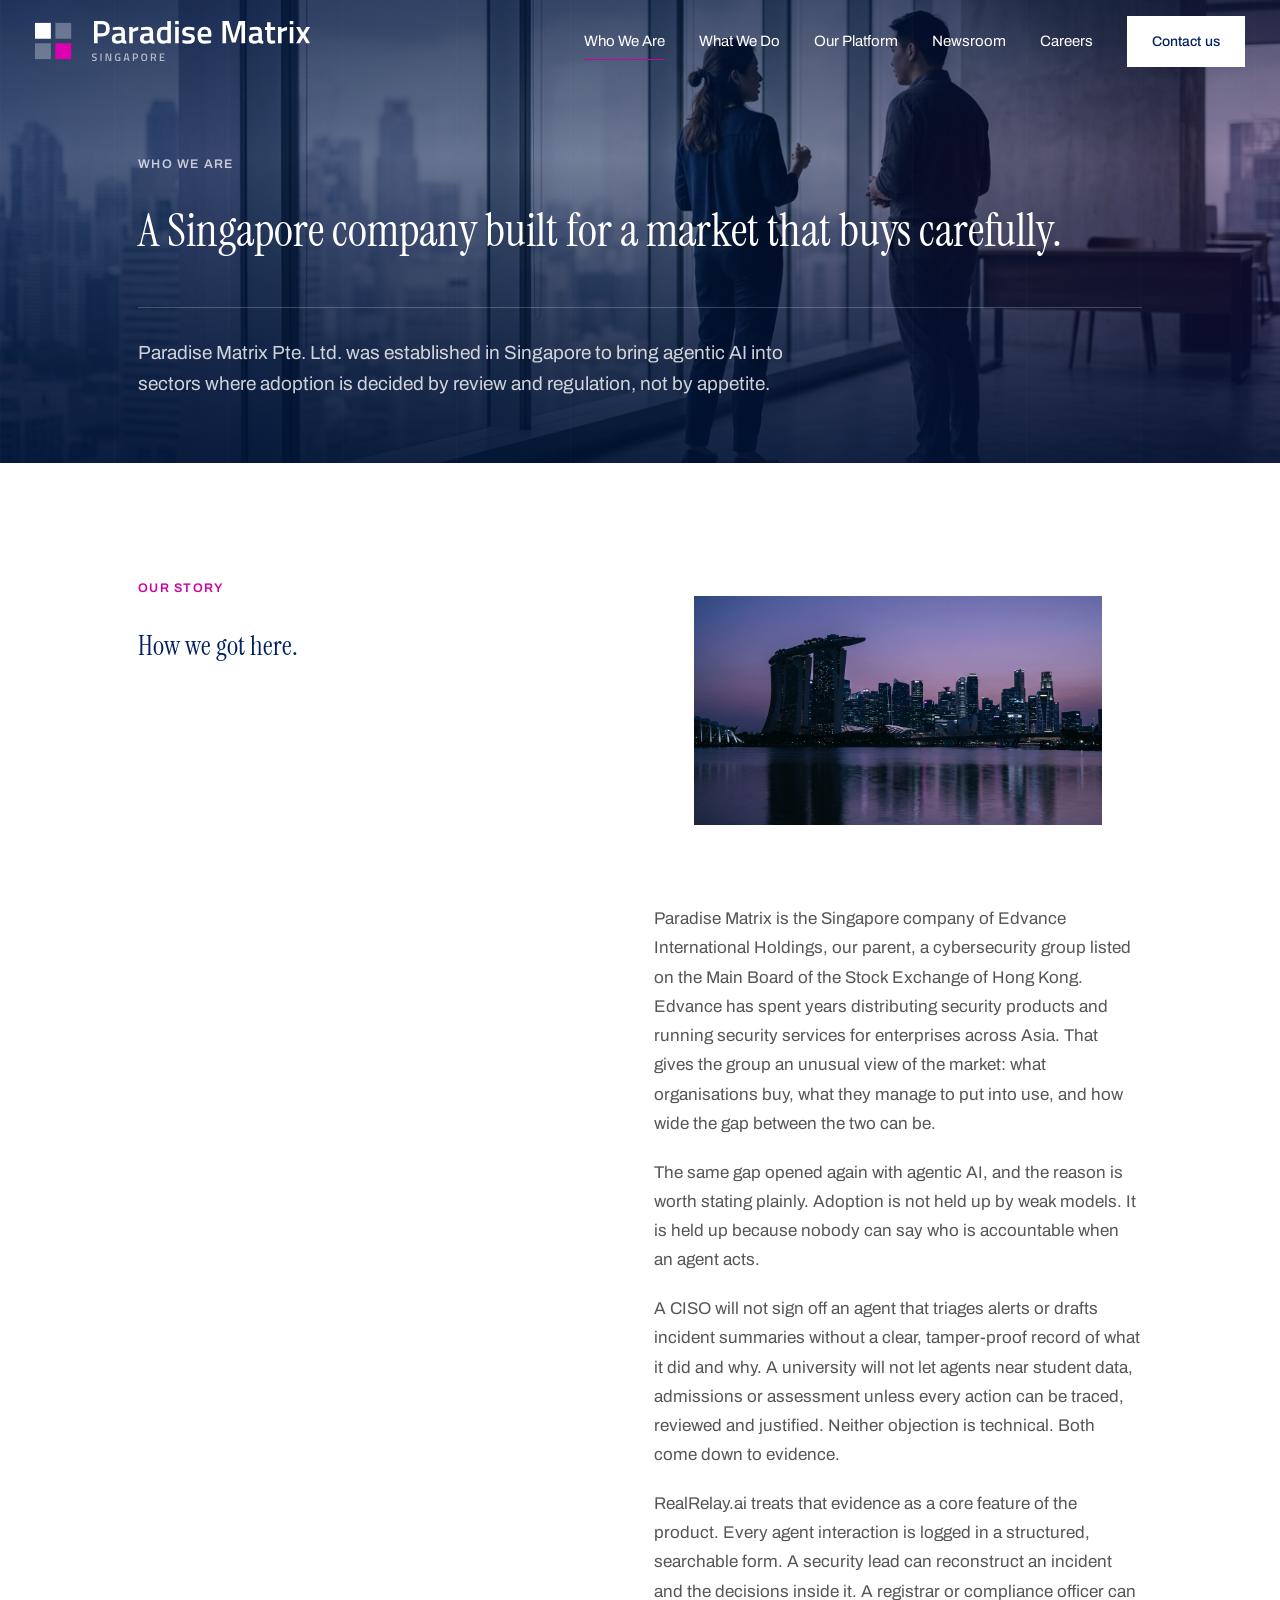
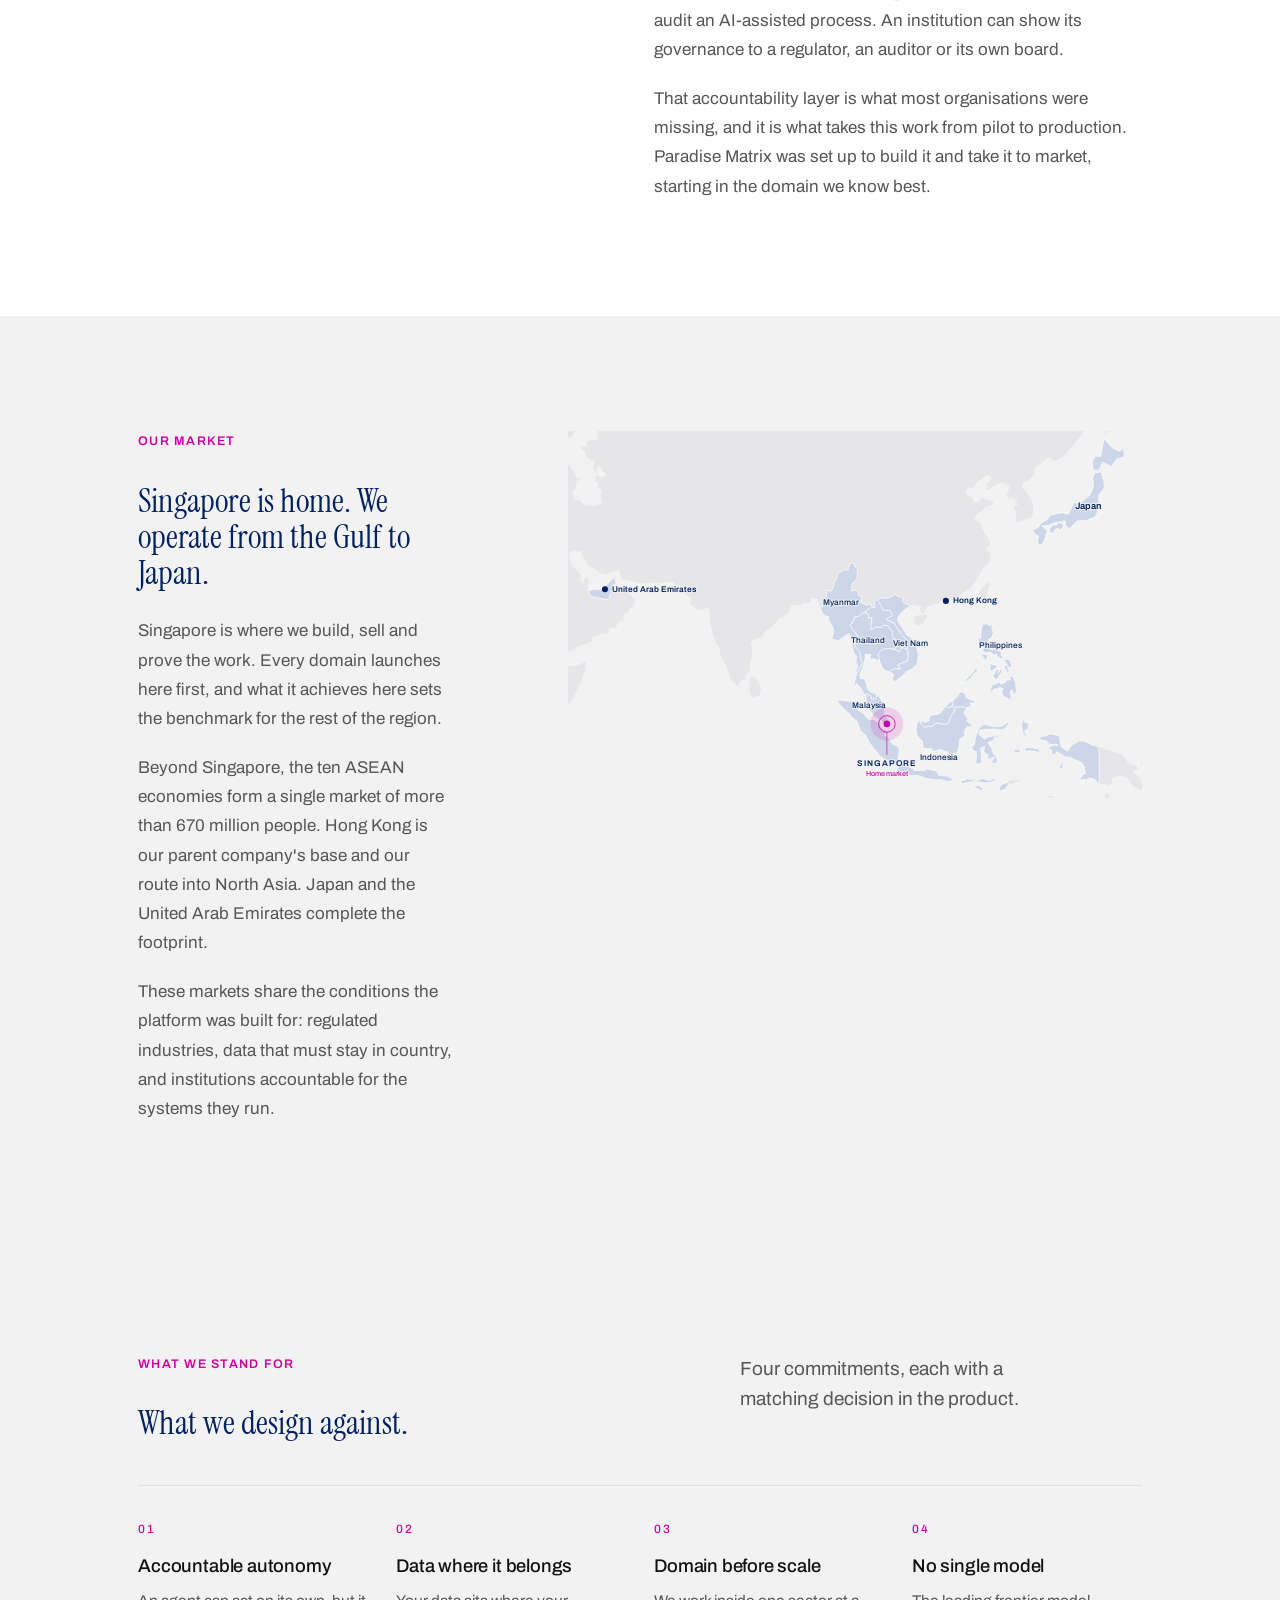
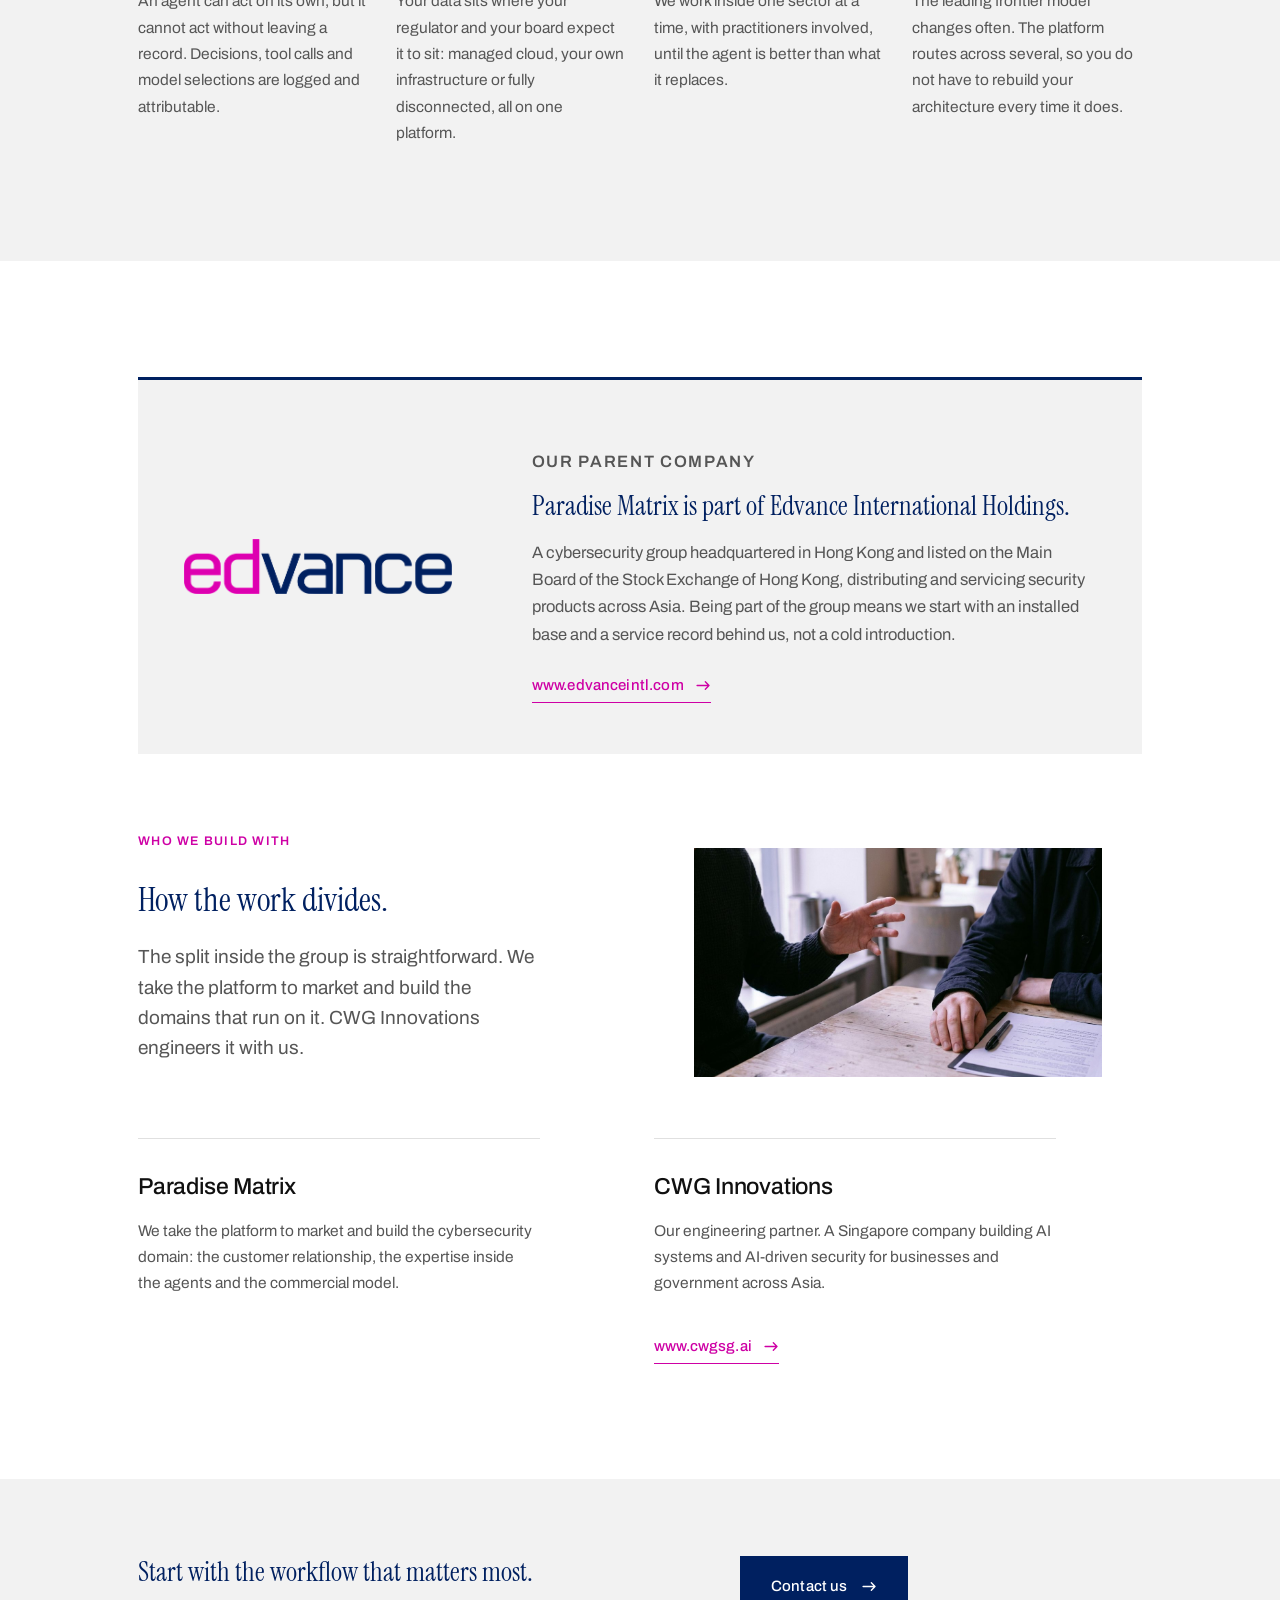
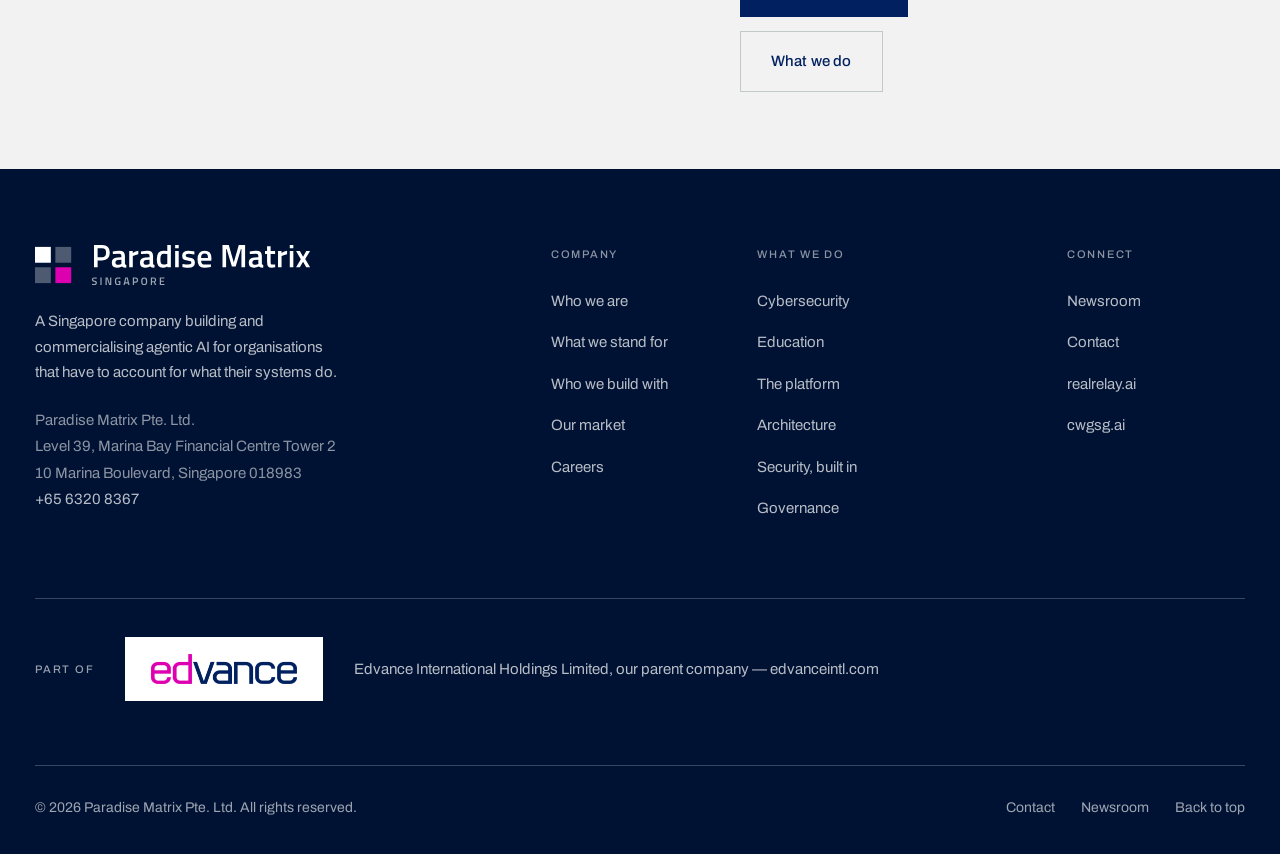
<file: who-we-are.html>
<!DOCTYPE html>
<html lang="en">
<head>
<meta charset="utf-8">
<meta name="viewport" content="width=device-width, initial-scale=1">
<title>Who We Are | Paradise Matrix, Singapore</title>
<meta name="description" content="A Singapore company building agentic AI for sectors where adoption is decided by review and regulation. Our story, principles, market and who we build with.">
<meta name="robots" content="index, follow, max-snippet:-1, max-image-preview:large">
<meta name="theme-color" content="#FFFFFF">
<link rel="canonical" href="https://paradisematrix.sg/who-we-are.html">

<meta property="og:type" content="website">
<meta property="og:site_name" content="Paradise Matrix">
<meta property="og:locale" content="en_SG">
<meta property="og:title" content="Who We Are | Paradise Matrix, Singapore">
<meta property="og:description" content="A Singapore company building agentic AI for sectors where adoption is decided by review and regulation. Our story, principles, market and who we build with.">
<meta property="og:url" content="https://paradisematrix.sg/who-we-are.html">
<meta property="og:image" content="https://paradisematrix.sg/assets/img/og-card.png">
<meta property="og:image:width" content="1200">
<meta property="og:image:height" content="630">
<meta property="og:image:alt" content="Paradise Matrix, agentic AI built in Singapore">
<meta name="twitter:card" content="summary_large_image">
<meta name="twitter:title" content="Who We Are | Paradise Matrix, Singapore">
<meta name="twitter:description" content="A Singapore company building agentic AI for sectors where adoption is decided by review and regulation. Our story, principles, market and who we build with.">
<meta name="twitter:image" content="https://paradisematrix.sg/assets/img/og-card.png">

<link rel="icon" href="data:image/svg+xml,%3Csvg xmlns='http://www.w3.org/2000/svg' viewBox='0 0 32 32'%3E%3Crect width='32' height='32' rx='7' fill='%23FFFFFF'/%3E%3Crect x='4' y='4' width='11' height='11' fill='%23002060'/%3E%3Crect x='17' y='4' width='11' height='11' fill='%23002060' opacity='.3'/%3E%3Crect x='4' y='17' width='11' height='11' fill='%23002060' opacity='.3'/%3E%3Crect x='17' y='17' width='11' height='11' fill='%23DD00B0'/%3E%3C/svg%3E">
<link rel="apple-touch-icon" href="assets/img/apple-touch-icon.png">
<link rel="preload" href="assets/fonts/instrument-serif-400-lat.woff2" as="font" type="font/woff2" crossorigin>
<link rel="preload" href="assets/fonts/archivo-400-lat.woff2" as="font" type="font/woff2" crossorigin>
<link rel="stylesheet" href="assets/fonts/fonts.css">
<link rel="stylesheet" href="assets/css/site.css">
<script type="application/ld+json">
{
  "@context": "https://schema.org",
  "@graph": [
    {
      "@type": "Organization",
      "@id": "https://paradisematrix.sg/#organization",
      "name": "Paradise Matrix",
      "legalName": "Paradise Matrix Pte. Ltd.",
      "url": "https://paradisematrix.sg/",
      "description": "Paradise Matrix is a Singapore company that builds and commercialises agentic AI for organisations that must account for what their systems do. It develops the RealRelay.ai platform and vertical AI agents for cybersecurity and education.",
      "foundingLocation": {
        "@type": "Place",
        "name": "Singapore"
      },
      "parentOrganization": {
        "@type": "Organization",
        "name": "Edvance International Holdings Limited",
        "url": "https://www.edvanceintl.com",
        "description": "Cybersecurity group headquartered in Hong Kong and listed on the Main Board of the Stock Exchange of Hong Kong."
      },
      "areaServed": [
        {
          "@type": "Country",
          "name": "Singapore"
        },
        {
          "@type": "Place",
          "name": "ASEAN"
        },
        {
          "@type": "Place",
          "name": "Hong Kong"
        },
        {
          "@type": "Country",
          "name": "Japan"
        },
        {
          "@type": "Country",
          "name": "United Arab Emirates"
        }
      ],
      "knowsAbout": [
        "Agentic AI",
        "AI agents",
        "AI governance",
        "Cybersecurity",
        "Fintech",
        "Security operations centre triage",
        "Adversary simulation",
        "Anti-money-laundering",
        "Know your customer",
        "Educational technology",
        "AI security validation",
        "Sovereign AI deployment",
        "Education technology"
      ],
      "address": {
        "@type": "PostalAddress",
        "streetAddress": "Level 39, Marina Bay Financial Centre Tower 2, 10 Marina Boulevard",
        "addressLocality": "Singapore",
        "postalCode": "018983",
        "addressCountry": "SG"
      },
      "telephone": "+65 6320 8367",
      "contactPoint": [
        {
          "@type": "ContactPoint",
          "contactType": "sales",
          "email": "enquiries@paradisematrix.sg",
          "telephone": "+65 6320 8367",
          "areaServed": "SG",
          "availableLanguage": "English"
        },
        {
          "@type": "ContactPoint",
          "contactType": "media relations",
          "email": "media@paradisematrix.sg"
        },
        {
          "@type": "ContactPoint",
          "contactType": "human resources",
          "email": "careers@paradisematrix.sg"
        }
      ]
    },
    {
      "@type": "WebSite",
      "@id": "https://paradisematrix.sg/#website",
      "url": "https://paradisematrix.sg/",
      "name": "Paradise Matrix",
      "publisher": {
        "@id": "https://paradisematrix.sg/#organization"
      },
      "inLanguage": "en"
    },
    {
      "@type": "WebPage",
      "@id": "https://paradisematrix.sg/who-we-are.html",
      "url": "https://paradisematrix.sg/who-we-are.html",
      "name": "Who We Are | Paradise Matrix, Singapore",
      "description": "A Singapore company building agentic AI for sectors where adoption is decided by review and regulation. Our story, principles, market and who we build with.",
      "isPartOf": {
        "@id": "https://paradisematrix.sg/#website"
      },
      "about": {
        "@id": "https://paradisematrix.sg/#organization"
      },
      "inLanguage": "en"
    },
    {
      "@type": "BreadcrumbList",
      "itemListElement": [
        {
          "@type": "ListItem",
          "position": 1,
          "name": "Home",
          "item": "https://paradisematrix.sg/index.html"
        },
        {
          "@type": "ListItem",
          "position": 2,
          "name": "Who We Are",
          "item": "https://paradisematrix.sg/who-we-are.html"
        }
      ]
    }
  ]
}
</script>
</head>
<body id="top">
<svg class="pm-logo-defs" aria-hidden="true" focusable="false"><defs><symbol id="pmLogo" viewBox="0 0 844.95 122.62"><rect x="0.00" y="5.82" width="48.55" height="48.55" fill="var(--pm-ink)"/><rect x="62.42" y="5.82" width="48.55" height="48.55" fill="var(--pm-ink)" opacity="0.3"/><rect x="0.00" y="68.25" width="48.55" height="48.55" fill="var(--pm-ink)" opacity="0.3"/><rect x="62.42" y="68.25" width="48.55" height="48.55" fill="var(--pm-pink)"/><path fill="var(--pm-ink)" transform="translate(172.97 68.50)" d="M33.00 -21.30H19.00V0.00H7.90V-68.50H33.00Q56.30 -68.50 56.30 -45.50Q56.30 -33.70 50.45 -27.50Q44.60 -21.30 33.00 -21.30ZM19.00 -30.90H32.90Q44.90 -30.90 44.90 -45.50Q44.90 -52.50 42.00 -55.70Q39.10 -58.90 32.90 -58.90H19.00Z M102.69 -34.60V-11.80Q102.79 -9.60 103.84 -8.55Q104.89 -7.50 107.09 -7.20L106.79 1.10Q98.19 1.10 93.49 -2.60Q85.49 1.10 77.39 1.10Q62.49 1.10 62.49 -14.80Q62.49 -22.40 66.54 -25.80Q70.59 -29.20 78.99 -29.90L91.89 -31.00V-34.60Q91.89 -38.60 90.14 -40.20Q88.39 -41.80 84.99 -41.80Q78.59 -41.80 68.99 -41.00L65.79 -40.80L65.39 -48.50Q76.29 -51.10 85.44 -51.10Q94.59 -51.10 98.64 -47.15Q102.69 -43.20 102.69 -34.60ZM80.29 -22.20Q73.39 -21.60 73.39 -14.70Q73.39 -7.80 79.49 -7.80Q84.49 -7.80 90.09 -9.40L91.89 -10.00V-23.30Z M115.90 0.00V-50.00H126.70V-44.00Q135.20 -49.50 143.70 -51.10V-40.20Q135.10 -38.50 129.00 -35.80L126.80 -34.90V0.00Z M188.99 -34.60V-11.80Q189.09 -9.60 190.14 -8.55Q191.19 -7.50 193.39 -7.20L193.09 1.10Q184.49 1.10 179.79 -2.60Q171.79 1.10 163.69 1.10Q148.79 1.10 148.79 -14.80Q148.79 -22.40 152.84 -25.80Q156.89 -29.20 165.29 -29.90L178.19 -31.00V-34.60Q178.19 -38.60 176.44 -40.20Q174.69 -41.80 171.29 -41.80Q164.89 -41.80 155.29 -41.00L152.09 -40.80L151.69 -48.50Q162.59 -51.10 171.74 -51.10Q180.89 -51.10 184.94 -47.15Q188.99 -43.20 188.99 -34.60ZM166.59 -22.20Q159.69 -21.60 159.69 -14.70Q159.69 -7.80 165.79 -7.80Q170.79 -7.80 176.39 -9.40L178.19 -10.00V-23.30Z M243.49 -70.80V0.00H232.69V-2.60Q225.39 1.10 219.29 1.10Q209.49 1.10 204.94 -4.80Q200.39 -10.70 200.39 -24.60Q200.39 -38.50 205.44 -44.80Q210.49 -51.10 221.19 -51.10Q224.79 -51.10 232.59 -49.80V-70.80ZM230.89 -10.40 232.59 -11.10V-40.70Q226.59 -41.70 221.49 -41.70Q211.39 -41.70 211.39 -24.90Q211.39 -15.70 213.74 -12.15Q216.09 -8.60 221.19 -8.60Q226.29 -8.60 230.89 -10.40Z M256.69 0.00V-50.00H267.59V0.00ZM256.69 -58.50V-70.00H267.59V-58.50Z M315.49 -39.70Q303.69 -41.30 298.39 -41.30Q293.09 -41.30 291.04 -40.05Q288.99 -38.80 288.99 -36.10Q288.99 -33.40 291.24 -32.30Q293.49 -31.20 301.84 -29.75Q310.19 -28.30 313.69 -25.20Q317.19 -22.10 317.19 -14.20Q317.19 -6.30 312.14 -2.60Q307.09 1.10 297.39 1.10Q291.29 1.10 281.99 -0.60L278.89 -1.10L279.29 -10.20Q291.29 -8.60 296.59 -8.60Q301.89 -8.60 304.14 -9.90Q306.39 -11.20 306.39 -14.20Q306.39 -17.20 304.24 -18.35Q302.09 -19.50 293.94 -20.85Q285.79 -22.20 281.99 -25.10Q278.19 -28.00 278.19 -35.70Q278.19 -43.40 283.44 -47.20Q288.69 -51.00 296.89 -51.00Q303.29 -51.00 312.59 -49.40L315.69 -48.80Z M363.29 -9.00 366.09 -9.30 366.29 -1.20Q354.89 1.10 346.09 1.10Q334.99 1.10 330.14 -5.00Q325.29 -11.10 325.29 -24.50Q325.29 -51.10 346.99 -51.10Q367.99 -51.10 367.99 -28.20L367.29 -20.40H336.29Q336.39 -14.20 338.99 -11.30Q341.59 -8.40 348.69 -8.40Q355.79 -8.40 363.29 -9.00ZM357.29 -28.80Q357.29 -36.20 354.94 -39.15Q352.59 -42.10 346.99 -42.10Q341.39 -42.10 338.84 -39.00Q336.29 -35.90 336.19 -28.80Z M401.79 0.00V-68.50H421.09L436.39 -15.00L451.69 -68.50H471.09V0.00H459.89V-56.20H458.39L442.19 -2.80H430.59L414.39 -56.20H412.89V0.00Z M522.49 -34.60V-11.80Q522.59 -9.60 523.64 -8.55Q524.69 -7.50 526.89 -7.20L526.59 1.10Q517.99 1.10 513.29 -2.60Q505.29 1.10 497.19 1.10Q482.29 1.10 482.29 -14.80Q482.29 -22.40 486.34 -25.80Q490.39 -29.20 498.79 -29.90L511.69 -31.00V-34.60Q511.69 -38.60 509.94 -40.20Q508.19 -41.80 504.79 -41.80Q498.39 -41.80 488.79 -41.00L485.59 -40.80L485.19 -48.50Q496.09 -51.10 505.24 -51.10Q514.39 -51.10 518.44 -47.15Q522.49 -43.20 522.49 -34.60ZM500.09 -22.20Q493.19 -21.60 493.19 -14.70Q493.19 -7.80 499.29 -7.80Q504.29 -7.80 509.89 -9.40L511.69 -10.00V-23.30Z M563.09 -40.70H549.29V-18.70Q549.29 -12.60 550.19 -10.60Q551.09 -8.60 554.79 -8.60L562.99 -8.90L563.49 -0.20Q556.79 1.10 553.29 1.10Q544.79 1.10 541.64 -2.80Q538.49 -6.70 538.49 -17.50V-40.70H532.09V-50.00H538.49V-64.50H549.29V-50.00H563.09Z M571.99 0.00V-50.00H582.79V-44.00Q591.29 -49.50 599.79 -51.10V-40.20Q591.19 -38.50 585.09 -35.80L582.89 -34.90V0.00Z M608.08 0.00V-50.00H618.98V0.00ZM608.08 -58.50V-70.00H618.98V-58.50Z M627.38 -50.00H638.98L648.78 -32.70L658.68 -50.00H670.28L655.38 -25.40L670.28 0.00H658.68L648.78 -17.10L638.98 0.00H627.38L641.88 -25.10Z"/><path fill="var(--pm-ink)" opacity="0.62" transform="translate(172.97 122.62)" d="M9.38 -20.07Q5.13 -20.07 5.13 -17.09Q5.13 -15.54 6.13 -14.89Q7.14 -14.24 10.57 -13.28Q14.00 -12.33 15.41 -11.00Q16.82 -9.68 16.82 -6.83Q16.82 -3.22 14.76 -1.42Q12.70 0.37 9.15 0.37Q6.30 0.37 2.85 -0.30L1.64 -0.54L2.01 -3.52Q6.53 -2.91 8.91 -2.91Q13.07 -2.91 13.07 -6.60Q13.07 -8.04 12.13 -8.73Q11.19 -9.41 7.91 -10.23Q4.62 -11.06 3.02 -12.50Q1.41 -13.94 1.41 -17.05Q1.41 -20.17 3.43 -21.76Q5.46 -23.35 9.04 -23.35Q11.62 -23.35 15.14 -22.75L16.31 -22.55L16.01 -19.53Q11.32 -20.07 9.38 -20.07Z M27.53 0.00V-22.95H31.25V0.00Z M43.25 0.00V-22.95H49.75L56.72 -3.28H57.22V-22.95H60.94V0.00H54.57L47.44 -19.70H46.97V0.00Z M82.28 -8.78V-12.06H88.81V-0.40Q87.91 -0.17 85.14 0.10Q82.38 0.37 81.14 0.37Q75.92 0.37 73.94 -2.51Q71.96 -5.39 71.96 -11.54Q71.96 -17.69 73.99 -20.50Q76.02 -23.32 81.01 -23.32Q83.96 -23.32 87.64 -22.65L88.81 -22.41L88.68 -19.46Q84.63 -20.00 81.41 -20.00Q78.19 -20.00 77.00 -18.19Q75.81 -16.38 75.81 -11.49Q75.81 -6.60 76.94 -4.74Q78.06 -2.88 81.48 -2.88Q83.92 -2.88 85.13 -3.18V-8.78Z M98.19 0.00 103.85 -22.95H111.25L116.95 0.00H113.20L111.96 -4.92H103.15L101.91 0.00ZM106.73 -19.83 103.88 -8.21H111.22L108.41 -19.83Z M135.34 -7.14H130.65V0.00H126.93V-22.95H135.34Q143.14 -22.95 143.14 -15.24Q143.14 -11.29 141.18 -9.21Q139.22 -7.14 135.34 -7.14ZM130.65 -10.35H135.30Q139.32 -10.35 139.32 -15.24Q139.32 -17.59 138.35 -18.66Q137.38 -19.73 135.30 -19.73H130.65Z M157.41 -4.86Q158.55 -2.88 161.77 -2.88Q164.98 -2.88 166.10 -4.82Q167.23 -6.77 167.23 -11.34Q167.23 -15.91 166.07 -17.99Q164.92 -20.07 161.77 -20.07Q158.62 -20.07 157.44 -17.99Q156.27 -15.91 156.27 -11.37Q156.27 -6.83 157.41 -4.86ZM169.02 -2.45Q166.96 0.37 161.77 0.37Q156.57 0.37 154.50 -2.46Q152.42 -5.29 152.42 -11.36Q152.42 -17.42 154.51 -20.37Q156.61 -23.32 161.77 -23.32Q166.93 -23.32 169.00 -20.38Q171.08 -17.45 171.08 -11.36Q171.08 -5.26 169.02 -2.45Z M185.81 -8.17V0.00H182.09V-22.95H190.80Q198.58 -22.95 198.58 -15.64Q198.58 -10.75 194.82 -9.01L198.61 0.00H194.52L191.21 -8.17ZM194.76 -15.61Q194.76 -19.73 190.80 -19.73H185.81V-11.39H190.87Q192.88 -11.39 193.82 -12.55Q194.76 -13.70 194.76 -15.61Z M209.50 0.00V-22.95H223.97V-19.70H213.22V-13.20H221.96V-9.98H213.22V-3.28H223.97V0.00Z"/></symbol></defs></svg>
  <a class="skip-link" href="#main">Skip to content</a>
  <header class="site-header on-dark">
    <div class="nav-inner">
      <a class="brand" href="index.html" aria-label="Paradise Matrix Singapore — home">
        <svg class="brand__logo" viewBox="0 0 844.95 122.62" role="img" aria-label="Paradise Matrix Singapore"><use href="#pmLogo"/></svg>
      </a>
      <button class="nav-toggle" type="button" aria-label="Menu" aria-expanded="false" aria-controls="primary-nav"><span></span><span></span><span></span></button>
      <nav class="nav-primary" id="primary-nav" aria-label="Primary">
        <a class="nav-link" href="who-we-are.html">Who We Are</a>
        <a class="nav-link" href="what-we-do.html">What We Do</a>
        <a class="nav-link" href="realrelay.html">Our Platform</a>
        <a class="nav-link" href="newsroom.html">Newsroom</a>
        <a class="nav-link" href="careers.html">Careers</a>
        <a class="btn nav-cta" href="contact.html">Contact us</a>
      </nav>
    </div>
  </header>
  <main id="main">
    <section class="hero hero--short">
      <div class="hero__art">
        <img src="assets/img/hero-who-we-are.jpg" alt="Colleagues in conversation beside a window in a Singapore office" width="1376" height="688" fetchpriority="high" decoding="async">
      </div>
      <div class="hero__grain" aria-hidden="true"></div>
      <div class="shell"><div class="g12"><div class="off1">
        <p class="label" data-reveal>Who we are</p>
        <h1 class="stmt stmt--xl" data-reveal data-reveal-delay="70">A Singapore company built for a market that buys carefully.</h1>
        <div class="hero__foot" data-reveal data-reveal-delay="150">
          <p class="lede measure">
            Paradise Matrix Pte. Ltd. was established in Singapore to bring agentic AI into sectors where adoption
            is decided by review and regulation, not by appetite.
          </p>
        </div>
      </div></div></div>
    </section>

    <section class="pad" id="story">
      <div class="shell"><div class="g12"><div class="off1 g12">
        <div class="c-4" data-reveal><p class="label">Our story</p><h2 class="stmt stmt--md">How we got here.</h2></div>
        <div class="c-6 start7" data-reveal data-reveal-delay="80">
          <figure class="figure figure--wide"><img src="assets/img/fig-singapore.jpg" alt="The Singapore skyline at dusk, seen across the water" width="1194" height="896" loading="lazy" decoding="async"></figure>
        </div>
        <div class="c-6 start7 body-copy" style="margin-top:clamp(24px,2.6vw,34px)" data-reveal data-reveal-delay="120">
          <p>
            Paradise Matrix is the Singapore company of Edvance International Holdings, our parent, a cybersecurity
            group listed on the Main Board of the Stock Exchange of Hong Kong. Edvance has spent years
            distributing security products and running security services for enterprises across Asia.
            That gives the group an unusual view of the market: what organisations buy, what they manage
            to put into use, and how wide the gap between the two can be.
          </p>
          <p>
            The same gap opened again with agentic AI, and the reason is worth stating plainly. Adoption is not held
            up by weak models. It is held up because nobody can say who is accountable when an agent
            acts.
          </p>
          <p>
            A CISO will not sign off an agent that triages alerts or drafts incident summaries without a clear,
            tamper-proof record of what it did and why. A university will not let agents near student
            data, admissions or assessment unless every action can be traced, reviewed and justified.
            Neither objection is technical. Both come down to evidence.
          </p>
          <p>
            RealRelay.ai treats that evidence as a core feature of the product. Every agent interaction is logged in
            a structured, searchable form. A security lead can reconstruct an incident and the decisions
            inside it. A registrar or compliance officer can audit an AI-assisted process. An
            institution can show its governance to a regulator, an auditor or its own board.
          </p>
          <p>
            That accountability layer is what most organisations were missing, and it is what takes this work from
            pilot to production. Paradise Matrix was set up to build it and take it to market, starting
            in the domain we know best.
          </p>
        </div>
      </div></div></div>
    </section>

    <section class="pad bg-offwhite" id="market">
      <div class="shell"><div class="g12"><div class="off1 g12">
        <div class="c-4" data-reveal>
          <p class="label">Our market</p>
          <h2 class="stmt stmt--lg">Singapore is home. We operate from the Gulf to Japan.</h2>
          <div class="body-copy" style="margin-top:1.6rem">
            <p>
              Singapore is where we build, sell and prove the work. Every domain launches here first, and what it
              achieves here sets the benchmark for the rest of the region.
            </p>
            <p>
              Beyond Singapore, the ten ASEAN economies form a single market of more than 670 million people. Hong
              Kong is our parent company's base and our route into North Asia. Japan and the United Arab
              Emirates complete the footprint.
            </p>
            <p>
              These markets share the conditions the platform was built for: regulated industries, data that must stay
              in country, and institutions accountable for the systems they run.
            </p>
          </div>
        </div>
        <div class="c-7 start6" data-reveal data-reveal-delay="90">
          <svg class="map" viewBox="0 0 1040 665" role="img" aria-labelledby="map-title-who-we-are map-desc-who-we-are" xmlns="http://www.w3.org/2000/svg"><title id="map-title-who-we-are">Paradise Matrix markets across Asia and the Gulf</title><desc id="map-desc-who-we-are">A map from the Arabian Gulf to Japan. Singapore is the home market. The ten ASEAN economies, Hong Kong, Japan and the United Arab Emirates are the markets Paradise Matrix serves.</desc><g class="map__ctx"><path d="M137,150 147,154 155,153 157,147 165,145 171,141 173,131 182,128 184,124 189,127 192,127 197,128 205,130 208,132 216,128 219,130 223,124 229,125 230,123 232,117 236,113 242,116 240,120 244,120 243,131 247,136 250,133 255,132 261,126 269,127 279,127 281,130 275,132 270,134 258,136 247,138 241,144 243,149 244,156 239,161 240,166 237,170 227,170 231,178 224,181 220,189 221,196 217,200 213,198 205,200 204,203 196,203 190,210 190,220 176,225 169,224 167,227 161,225 151,227 133,221 143,210 142,203 134,200 133,193 130,183 134,176 130,174 132,165 137,150Z"/><path d="M-46,78 -31,75 -29,79 -25,81 -27,85 -22,90 -25,94 -20,97 -16,100 -15,109 -19,109 -23,102 -23,100 -28,100 -31,96 -33,96 -37,92 -45,89 -44,82 -46,78Z"/><path d="M989,689 993,697 999,693 1003,698 1008,702 1007,706 1009,716 1010,721 1013,722 1016,732 1015,737 1018,745 1029,750 1037,756 1044,760 1042,763 1048,770 1052,782 1056,780 1061,785 1063,783 1065,795 1072,795 1077,795 1085,795 1088,795 1092,795 1090,795 1087,795 1085,795 1081,795 1073,795 1069,795 1066,795 1063,795 1059,795 1056,795 1055,795 1050,795 1038,795 1028,795 1024,795 1017,795 1009,795 1003,795 1004,795 998,795 989,795 980,795 975,795 969,795 959,795 952,795 950,795 948,795 943,795 933,795 936,795 933,795 928,795 919,795 925,795 926,795 930,795 921,795 914,795 911,795 902,795 896,795 891,795 893,795 880,795 872,795 862,795 844,795 830,795 819,795 809,795 798,795 789,795 787,795 783,795 774,795 768,795 759,795 751,795 744,795 738,795 735,795 730,795 725,795 717,795 710,795 699,795 694,795 699,795 701,795 695,795 693,795 690,795 685,795 683,795 678,795 676,795 681,795 677,795 682,795 685,795 680,795 677,795 678,795 680,795 681,790 680,784 685,776 685,784 690,776 698,773 703,768 711,764 716,763 719,764 727,760 733,759 735,757 737,756 743,756 754,753 760,748 762,742 768,736 769,732 769,726 776,717 781,726 785,724 781,719 785,714 789,716 790,708 796,703 799,698 804,697 804,694 808,695 809,692 813,691 818,689 826,694 832,700 838,701 845,702 842,696 847,687 852,684 850,682 855,676 861,672 867,673 875,671 875,666 867,662 873,661 880,663 885,668 894,670 897,669 903,673 909,670 913,670 916,668 920,674 918,679 914,684 910,684 911,688 908,694 905,699 905,702 914,708 922,711 927,715 934,721 937,721 943,724 944,727 954,731 961,727 963,722 965,717 967,711 970,702 968,697 969,694 968,688 969,680 971,678 969,674 972,669 974,663 974,660 978,656 981,661 982,668 984,669 985,673 988,679 989,685 989,689Z"/><path d="M-31,96 -28,100 -23,100 -23,102 -19,109 -26,108 -32,101 -33,96 -31,96ZM-6,76 -2,77 -0,73 6,68 11,75 17,85 22,85 25,89 16,90 14,101 13,105 9,108 9,115 7,116 0,109 4,102 1,98 -3,99 -15,109 -16,100 -20,97 -25,94 -22,90 -27,85 -25,81 -29,79 -31,75 -29,73 -21,77 -16,78 -14,76 -19,69 -17,67 -14,67 -6,76Z"/><path d="M462,311 462,319 458,317 459,326 456,320 456,315 454,309 449,303 440,302 441,307 437,313 433,311 432,313 429,312 425,311 423,302 419,293 421,286 415,283 417,279 424,275 416,269 420,261 428,266 433,266 434,274 444,276 453,276 459,278 454,287 450,288 447,294 452,300 454,293 457,293 462,311Z"/><path d="M452,245 456,249 456,256 447,257 438,256 432,258 423,253 422,251 429,242 435,239 442,242 448,242 452,245Z"/><path d="M645,348 636,353 628,350 627,340 632,335 644,332 650,333 652,337 647,342 645,348ZM824,-51 842,-45 855,-34 859,-20 874,-20 883,-26 901,-30 895,-16 891,-11 888,6 881,20 868,18 859,23 862,35 860,52 855,52 855,60 848,51 844,59 828,65 830,72 821,72 816,68 809,77 798,85 789,93 775,97 767,104 756,107 761,101 759,96 768,87 762,80 753,84 741,94 735,103 725,103 720,109 725,118 733,120 734,126 742,130 754,121 763,126 769,126 771,133 757,137 752,144 742,150 736,159 747,166 751,178 758,189 765,199 765,208 758,211 761,217 767,221 765,231 763,240 757,241 749,254 741,269 731,283 717,293 703,303 691,304 685,309 681,305 675,311 661,316 650,318 646,330 640,330 638,322 640,318 626,315 621,316 611,313 606,309 608,302 598,300 593,296 584,302 574,303 566,303 561,306 555,308 557,321 551,320 550,318 550,313 542,316 538,314 530,310 533,301 527,299 524,288 513,290 515,277 524,267 525,257 524,249 520,246 517,239 510,240 499,238 503,233 498,226 491,231 482,228 470,235 461,244 452,245 448,242 442,242 435,239 429,242 422,251 421,242 415,244 403,243 391,240 383,235 375,233 371,227 366,226 355,218 347,214 343,217 328,209 318,201 315,187 323,189 323,183 319,176 320,166 309,151 292,146 289,136 281,130 279,127 278,119 278,114 272,111 268,112 266,100 269,97 267,94 277,88 284,85 295,87 299,78 312,76 316,71 332,63 334,60 333,52 340,48 331,23 351,18 357,14 364,-13 385,-8 390,-14 391,-30 399,-31 407,-42 411,-43 414,-32 423,-24 438,-18 445,-6 441,12 444,18 457,21 471,23 483,32 490,33 494,46 500,55 512,55 533,58 547,56 557,58 572,66 585,66 589,71 602,63 618,58 634,58 646,53 653,45 661,40 659,36 656,30 661,21 667,22 677,25 688,17 704,12 711,2 718,-3 733,-5 742,-3 743,-8 733,-19 725,-24 717,-18 707,-21 701,-19 698,-25 706,-41 711,-53 723,-47 738,-57 738,-64 747,-81 753,-87 753,-96 747,-100 755,-109 768,-112 782,-112 798,-107 807,-101 813,-84 817,-77 820,-66 824,-51Z"/><path d="M-130,156 -130,153 -130,149 -130,155 -130,157 -130,156Z"/><path d="M-51,412 -48,416 -49,420 -55,423 -50,425 -54,431 -56,429 -59,430 -65,430 -65,427 -66,424 -62,419 -58,414 -54,415 -51,412Z"/><path d="M-130,225 -130,230 -130,239 -130,245 -130,247 -130,243 -130,238 -130,221 -130,222 -130,235 -130,246 -130,264 -130,271 -130,277 -127,290 -129,292 -129,299 -117,309 -115,311 -130,311 -130,270 -130,228 -130,219 -130,211 -130,206 -130,200 -130,203 -130,207 -130,209 -130,205 -130,201 -130,200 -130,202 -130,208 -130,204 -130,207 -130,204 -130,225Z"/><path d="M-58,414 -62,411 -66,404 -71,401 -74,397 -83,393 -90,393 -92,391 -98,393 -104,388 -108,396 -120,394 -121,390 -116,374 -115,367 -112,363 -104,362 -99,355 -93,368 -90,378 -85,383 -71,393 -65,399 -59,405 -56,409 -51,412 -54,415 -58,414Z"/><path d="M-104,388 -98,393 -92,391 -90,393 -83,393 -74,397 -71,401 -66,404 -62,411 -58,414 -62,419 -66,424 -65,427 -65,430 -59,430 -56,429 -54,431 -56,435 -52,441 -49,446 -45,449 -11,462 -2,462 -31,493 -45,493 -54,501 -61,501 -64,504 -71,504 -75,501 -84,505 -87,509 -94,509 -97,507 -99,508 -102,508 -115,499 -123,499 -126,495 -126,490 -130,488 -130,476 -130,474 -130,470 -130,465 -130,458 -130,455 -130,445 -130,434 -130,431 -130,427 -130,419 -126,414 -121,403 -120,394 -108,396 -104,388Z"/><path d="M-67,72 -65,66 -68,56 -74,51 -79,49 -83,45 -82,43 -73,46 -58,48 -44,55 -42,57 -36,55 -26,58 -23,64 -17,67 -19,69 -14,76 -16,78 -21,77 -29,73 -31,75 -46,78 -56,71 -67,72Z"/><path d="M309,151 320,166 319,176 323,183 323,189 315,187 318,201 328,209 343,217 336,222 332,233 342,238 352,244 365,250 380,252 385,258 393,259 406,261 415,261 416,257 414,249 415,244 421,242 422,251 423,253 432,258 438,256 447,257 456,256 456,249 452,245 461,244 470,235 482,228 491,231 498,226 503,233 499,238 510,240 511,244 508,246 508,253 501,251 488,259 488,266 482,276 482,281 477,291 469,288 469,300 466,303 467,308 462,311 457,293 454,293 452,300 447,294 450,288 454,287 459,278 453,276 444,276 434,274 433,266 428,266 420,261 416,269 424,275 417,279 415,283 421,286 419,293 423,302 425,311 423,315 416,315 403,317 404,325 398,332 384,339 372,352 364,359 354,366 354,371 349,374 339,378 335,378 331,386 334,400 334,409 330,419 330,437 324,438 320,446 323,449 313,452 310,459 306,462 296,452 291,438 287,427 284,422 278,412 275,399 274,392 264,377 260,356 257,342 257,329 255,319 240,325 233,324 219,310 224,306 221,302 209,292 216,285 238,285 236,275 231,269 229,260 223,255 234,243 246,244 257,231 263,219 273,207 273,199 282,192 274,186 270,177 266,166 272,161 287,164 299,162 309,151Z"/><path d="M61,130 70,127 78,120 85,120 89,118 97,119 108,125 116,127 128,138 136,139 137,150 132,165 130,174 134,176 130,183 133,193 134,200 142,203 143,210 133,221 138,227 143,235 152,240 153,250 158,252 159,257 144,263 140,277 120,273 109,271 97,269 93,255 88,253 80,255 69,260 57,257 46,248 36,244 30,233 22,217 16,219 10,215 6,220 0,214 0,207 -3,207 -2,199 -7,189 -20,183 -27,171 -24,161 -19,157 -20,149 -27,145 -33,130 -39,119 -37,115 -40,100 -33,96 -32,101 -26,108 -19,109 -15,109 -3,99 1,98 4,102 0,109 7,116 9,115 12,125 22,127 29,134 44,136 60,133 61,130Z"/><path d="M-27,145 -20,149 -19,157 -24,161 -27,171 -20,183 -7,189 -2,199 -3,207 0,207 0,214 6,220 -0,219 -7,218 -15,230 -34,229 -63,205 -79,196 -91,193 -95,178 -72,165 -68,150 -69,140 -64,137 -58,129 -54,127 -42,129 -38,132 -33,130 -27,145Z"/><path d="M-127,186 -129,190 -130,188 -130,197 -130,198 -130,200 -130,203 -130,201 -130,206 -130,225 -130,204 -130,200 -130,194 -130,185 -130,182 -129,179 -126,179 -126,184 -127,186Z"/><path d="M-129,190 -127,186 -116,191 -95,178 -91,193 -93,195 -114,201 -103,213 -107,215 -109,219 -117,221 -119,225 -123,229 -130,227 -130,225 -130,206 -130,201 -129,198 -129,190Z"/><path d="M238,61 232,64 218,74 214,83 210,83 207,77 194,77 192,65 187,65 187,51 175,41 157,42 145,44 135,31 127,25 111,15 109,14 82,22 82,75 77,75 70,64 63,61 51,63 47,68 46,65 49,59 47,54 35,49 30,36 24,33 24,28 34,29 34,19 43,16 52,18 54,4 52,-5 42,-5 33,-8 21,-2 11,2 6,-1 7,-9 1,-19 -7,-18 -16,-29 -10,-41 -13,-44 -5,-62 6,-52 7,-64 29,-82 45,-83 68,-71 80,-64 91,-71 107,-72 120,-63 123,-68 138,-67 141,-75 124,-87 134,-95 132,-100 142,-104 134,-116 139,-122 178,-128 183,-130 209,-130 218,-130 237,-130 240,-124 251,-128 264,-122 263,-113 273,-114 299,-130 295,-125 308,-111 332,-68 337,-77 351,-68 366,-72 372,-69 377,-59 384,-56 388,-49 402,-52 407,-42 399,-31 391,-30 390,-14 385,-8 364,-13 357,14 351,18 331,23 340,48 333,52 334,60 327,58 322,53 307,52 290,51 286,53 271,47 265,50 264,58 247,53 240,55 238,61Z"/><path d="M-73,554 -66,562 -74,566 -76,571 -80,571 -82,579 -85,583 -87,590 -91,593 -106,583 -107,577 -130,556 -130,555 -130,544 -130,539 -130,533 -130,525 -130,513 -130,508 -130,501 -130,495 -130,488 -126,490 -126,495 -123,499 -115,499 -102,508 -99,508 -97,507 -94,509 -87,509 -84,505 -75,501 -71,504 -64,504 -73,516 -73,554Z"/><path d="M238,61 240,55 247,53 264,58 265,50 271,47 286,53 290,51 307,52 322,53 327,58 334,60 332,63 316,71 312,76 299,78 295,87 284,85 277,88 267,94 269,97 266,100 246,102 233,98 222,99 223,91 234,93 238,89 246,91 259,81 247,73 240,77 232,72 241,63 238,61Z"/><path d="M831,111 840,127 843,135 843,150 839,157 830,159 822,164 812,165 811,159 813,149 808,136 816,134 809,122 810,121 814,122 818,116 826,115 830,114 831,111Z"/><path d="M-0,219 2,225 1,227 4,236 -3,237 -6,231 -15,230 -7,218 -0,219Z"/><path d="M-126,179 -129,179 -130,182 -130,171 -124,163 -120,163 -118,168 -123,172 -126,179Z"/><path d="M350,467 348,478 344,481 335,483 330,475 328,460 333,443 340,448 345,456 350,467Z"/><path d="M16,675 19,679 21,686 23,699 26,704 25,709 23,713 19,706 17,709 19,717 18,722 16,725 15,734 11,746 6,762 -1,783 -5,795 -9,795 -18,795 -27,795 -33,795 -41,795 -44,795 -48,787 -49,779 -47,771 -42,769 -42,765 -38,757 -37,750 -39,745 -41,738 -42,728 -38,722 -37,715 -32,715 -26,712 -22,710 -17,710 -12,704 -3,698 0,692 -1,688 3,689 9,681 9,675 12,670 16,675Z"/><path d="M411,-43 422,-46 442,-60 458,-67 467,-62 478,-62 484,-55 495,-54 510,-50 520,-61 516,-71 526,-88 538,-81 547,-79 559,-75 561,-63 576,-56 586,-59 599,-61 609,-59 620,-51 626,-43 635,-43 648,-41 658,-44 672,-47 687,-58 693,-57 698,-51 711,-53 706,-41 698,-25 701,-19 707,-21 717,-18 725,-24 733,-19 743,-8 742,-3 733,-5 718,-3 711,2 704,12 688,17 677,25 667,22 661,21 656,30 659,36 661,40 653,45 646,53 634,58 618,58 602,63 589,71 585,66 572,66 557,58 547,56 533,58 512,55 500,55 494,46 490,33 483,32 471,23 457,21 444,18 441,12 445,-6 438,-18 423,-24 414,-32 411,-43Z"/><path d="M-130,665 -119,667 -116,666 -109,665 -105,662 -99,662 -88,658 -80,652 -78,657 -78,667 -77,677 -77,693 -75,699 -78,706 -82,714 -88,720 -98,724 -110,730 -121,741 -125,743 -130,751 -130,754 -130,762 -130,770 -130,777 -130,780 -129,779 -129,790 -130,795 -128,795 -130,795 -130,781 -130,768 -130,760 -130,759 -130,753 -130,750 -130,742 -130,734 -130,720 -130,717 -130,713 -130,711 -130,707 -130,700 -130,691 -130,696 -130,698 -130,702 -130,707 -130,715 -130,721 -130,714 -127,711 -127,698 -130,690 -130,687 -130,673 -130,665Z"/><path d="M-130,665 -130,673 -130,687 -130,690 -127,698 -127,711 -130,714 -130,721 -130,715 -130,707 -130,702 -130,698 -130,695 -130,691 -130,688 -130,678 -130,675 -130,666 -130,657 -130,654 -130,645 -130,641 -130,643 -130,646 -130,651 -130,665Z"/><path d="M415,244 414,249 416,257 415,261 406,261 393,259 385,258 380,252 365,250 352,244 342,238 332,233 336,222 343,217 347,214 355,218 366,226 371,227 375,233 383,235 391,240 403,243 415,244Z"/><path d="M112,321 109,329 104,328 102,331 100,336 101,344 100,345 96,345 89,349 88,354 86,357 79,357 75,359 75,364 70,367 65,366 58,369 53,370 49,362 41,345 72,334 79,311 75,303 75,299 78,294 78,290 83,287 81,286 82,278 87,278 92,286 97,290 105,292 111,294 116,300 118,304 122,305 122,308 118,315 117,318 112,321ZM87,267 85,269 84,265 87,261 88,262 87,267Z"/><path d="M281,130 289,136 292,146 309,151 299,162 287,164 272,161 266,166 270,177 274,186 282,192 273,199 273,207 263,219 257,231 246,244 234,243 223,255 229,260 231,269 236,275 238,285 216,285 209,292 201,289 198,281 190,273 171,275 154,275 140,277 144,263 159,257 158,252 153,250 152,240 143,235 138,227 133,221 151,227 161,225 167,227 169,224 176,225 190,220 190,210 196,203 204,203 205,200 213,198 217,200 221,196 220,189 224,181 231,178 227,170 237,170 240,166 239,161 244,156 243,149 241,144 247,138 258,136 270,134 275,132 281,130Z"/><path d="M1116,616 1113,617 1109,613 1104,606 1102,598 1104,597 1105,600 1108,603 1113,609 1118,613 1116,616ZM1076,602 1071,602 1069,605 1063,608 1058,610 1053,610 1044,607 1038,604 1039,601 1048,603 1054,602 1055,597 1057,597 1058,602 1064,601 1067,598 1073,594 1071,588 1078,588 1080,589 1080,595 1076,602ZM1026,621 1036,628 1042,639 1048,639 1048,644 1056,646 1053,648 1064,652 1063,655 1056,656 1053,653 1044,652 1034,650 1026,644 1020,638 1015,629 1001,624 992,627 986,630 987,638 979,642 973,640 963,640 963,606 962,572 980,579 999,585 1007,590 1012,595 1014,601 1031,608 1034,613 1024,615 1026,621ZM1088,591 1085,594 1083,588 1080,584 1076,581 1070,576 1062,573 1065,571 1071,574 1074,576 1079,578 1083,583 1087,586 1088,591Z"/><path d="M855,60 857,62 853,61 848,66 845,71 846,80 840,84 838,86 834,90 828,92 823,96 823,102 822,103 826,105 831,111 830,114 826,115 818,116 814,122 810,121 809,122 804,120 803,122 800,123 799,121 797,120 794,118 797,112 799,110 798,108 801,101 800,99 794,97 789,93 798,85 809,77 816,68 821,72 830,72 828,65 844,59 848,51 855,60Z"/><path d="M29,280 28,272 31,266 34,265 37,268 37,275 35,282 32,283 29,280Z"/><path d="M990,-67 1000,-38 985,-43 979,-21 989,-5 988,5 980,-4 974,8 972,-5 973,-19 972,-36 974,-48 975,-70 969,-86 969,-110 979,-118 975,-126 980,-128 982,-117 986,-100 986,-83 990,-67ZM610,-130 613,-130 622,-130 653,-130 676,-130 684,-130 682,-130 670,-130 643,-130 635,-130 648,-130 664,-130 673,-130 678,-130 683,-130 699,-130 732,-130 735,-130 778,-130 801,-130 817,-130 834,-130 839,-130 833,-130 846,-130 862,-130 872,-130 888,-130 906,-130 926,-130 934,-130 951,-130 943,-130 957,-130 1050,-130 1059,-130 1086,-130 1128,-130 1149,-130 1157,-130 1156,-130 1169,-130 1170,-130 1163,-128 1159,-108 1144,-104 1141,-86 1126,-71 1122,-82 1118,-107 1112,-130 1117,-130 1125,-130 1142,-130 1161,-130 1170,-130 1160,-130 1152,-130 1125,-130 1099,-130 1108,-130 1085,-130 1069,-130 1053,-130 1040,-130 1009,-130 975,-130 941,-130 902,-130 918,-130 923,-121 933,-117 940,-126 951,-125 966,-106 966,-91 958,-75 957,-55 953,-30 937,-8 934,3 920,20 906,37 899,45 885,54 879,54 872,47 858,57 857,62 855,60 855,52 860,52 862,35 859,23 868,18 881,20 888,6 891,-11 895,-16 901,-30 883,-26 874,-20 859,-20 855,-34 842,-45 824,-51 820,-66 817,-77 813,-84 807,-101 798,-107 782,-112 768,-112 755,-109 747,-100 753,-96 753,-87 747,-81 738,-64 738,-57 723,-47 711,-53 698,-51 693,-57 687,-58 672,-47 658,-44 648,-41 635,-43 626,-43 620,-51 609,-59 599,-61 586,-59 576,-56 561,-63 559,-75 547,-79 538,-81 526,-88 516,-71 520,-61 510,-50 495,-54 484,-55 478,-62 467,-62 458,-67 442,-60 422,-46 411,-43 407,-42 402,-52 388,-49 384,-56 377,-59 372,-69 366,-72 351,-68 337,-77 332,-68 308,-111 295,-125 299,-130 273,-114 263,-113 264,-122 251,-128 240,-124 237,-130 218,-130 209,-130 183,-130 178,-128 139,-122 134,-116 142,-104 132,-100 134,-95 124,-87 141,-75 138,-67 123,-68 120,-63 107,-72 91,-71 80,-64 68,-71 45,-83 29,-82 7,-64 6,-52 -5,-62 -13,-44 -10,-41 -16,-29 -7,-18 1,-19 7,-9 6,-1 11,2 7,10 -3,13 -14,28 -4,42 -5,51 6,68 -0,73 -2,77 -6,76 -14,67 -17,67 -23,64 -26,58 -36,55 -42,57 -44,55 -58,48 -73,46 -82,43 -83,45 -96,33 -108,27 -117,19 -110,16 -101,4 -107,-2 -92,-8 -92,-12 -101,-9 -101,-16 -96,-20 -85,-21 -84,-26 -86,-35 -82,-43 -82,-48 -97,-53 -103,-53 -110,-61 -118,-58 -130,-64 -130,-67 -130,-74 -130,-80 -130,-83 -130,-93 -130,-91 -130,-88 -130,-100 -130,-106 -130,-107 -130,-110 -130,-115 -130,-118 -130,-121 -130,-124 -130,-130 -119,-130 -80,-130 -72,-130 -83,-130 -100,-130 -130,-130 -122,-130 -114,-130 -112,-130 -119,-130 -112,-130 -87,-130 -78,-130 -85,-130 -61,-130 -52,-130 -42,-130 -36,-130 -45,-130 -39,-130 -47,-130 -18,-130 -12,-130 -25,-130 -17,-130 -1,-130 1,-130 23,-130 59,-130 67,-130 57,-130 70,-130 77,-130 96,-130 112,-130 124,-130 135,-130 124,-130 130,-130 160,-130 175,-130 212,-130 219,-130 209,-130 196,-130 199,-130 194,-130 213,-130 219,-130 227,-130 254,-130 257,-130 247,-130 253,-130 257,-130 254,-130 266,-130 261,-130 241,-130 253,-130 257,-130 268,-130 271,-130 280,-130 274,-130 279,-130 267,-130 265,-130 273,-130 260,-130 278,-130 276,-130 281,-130 286,-130 282,-130 293,-130 289,-130 306,-130 328,-130 347,-130 337,-130 336,-130 354,-130 379,-130 402,-130 393,-130 405,-130 417,-130 437,-130 465,-130 468,-130 495,-130 504,-130 527,-130 546,-130 549,-130 559,-130 583,-130 601,-130 587,-130 610,-130Z"/><path d="M-54,373 -55,369 -58,365 -59,361 -65,357 -70,348 -73,339 -80,332 -85,330 -92,319 -93,311 -92,305 -98,292 -103,288 -109,286 -112,279 -112,277 -115,271 -118,268 -122,259 -128,250 -130,242 -130,236 -130,232 -130,227 -123,229 -119,225 -117,221 -109,219 -107,215 -103,213 -114,201 -93,195 -91,193 -79,196 -63,205 -34,229 -15,230 -6,231 -3,237 4,236 8,246 13,249 15,253 22,258 23,263 22,267 23,271 26,274 28,277 29,280 32,283 35,282 37,286 37,289 41,300 73,306 75,303 79,311 72,334 41,345 12,349 2,354 -6,365 -10,367 -13,363 -17,364 -27,363 -29,362 -41,362 -44,363 -48,360 -51,365 -49,370 -54,373Z"/><path d="M-130,446 -130,441 -130,437 -130,433 -130,426 -130,418 -130,419 -130,423 -130,429 -130,435 -130,443 -130,444 -130,438 -130,440 -130,443 -130,445 -130,447 -130,445 -130,446 -130,439 -130,436 -130,438 -130,443 -130,452 -130,454 -130,455 -130,452 -130,449 -130,444 -130,440 -130,433 -130,429 -130,426 -130,423 -130,417 -130,413 -130,410 -130,405 -130,401 -130,397 -130,395 -130,388 -130,380 -130,338 -130,334 -130,311 -115,311 -112,322 -114,324 -113,336 -109,349 -105,351 -99,355 -104,362 -112,363 -115,367 -116,374 -121,390 -120,394 -121,403 -126,414 -130,419 -130,427 -130,431 -130,434 -130,445 -130,446Z"/><path d="M-130,446 -130,455 -130,458 -130,464 -130,470 -130,474 -130,476 -130,488 -130,495 -130,501 -130,506 -130,508 -130,506 -130,508 -130,502 -130,497 -130,499 -130,500 -130,499 -130,491 -130,487 -130,483 -130,477 -130,472 -130,467 -130,464 -130,459 -130,455 -130,454 -130,452 -130,443 -130,438 -130,436 -130,439 -130,446 -130,447 -130,445 -130,443 -130,440 -130,438 -130,444 -130,443 -130,435 -130,429 -130,423 -130,420 -130,417 -130,426 -130,433 -130,437 -130,441 -130,446Z"/><path d="M1170,654 1170,658 1170,651 1170,654ZM1168,648 1164,648 1157,647 1155,645 1156,641 1163,643 1166,645 1168,648ZM1170,645 1170,647 1167,637 1165,631 1169,631 1170,640 1170,645ZM1158,631 1158,634 1150,629 1144,625 1140,622 1142,621 1147,623 1155,628 1158,631ZM1134,621 1131,622 1127,619 1123,615 1123,613 1129,618 1134,621Z"/><path d="M10,447 5,453 -2,462 -11,462 -45,449 -49,446 -52,441 -56,435 -54,431 -50,425 -47,427 -45,432 -40,436 -35,436 -25,433 -14,432 -5,429 0,428 4,426 10,426 10,430 10,441 10,447Z"/><path d="M18,424 23,423 28,419 32,419 32,422 31,429 32,434 29,438 26,449 21,461 15,474 6,489 -3,501 -15,515 -25,524 -41,534 -50,542 -62,554 -64,560 -66,562 -73,554 -73,516 -64,504 -61,501 -54,501 -45,493 -31,493 -2,462 5,453 10,447 10,441 10,430 10,426 13,426 18,424Z"/><path d="M-95,178 -116,191 -127,186 -126,184 -126,179 -123,172 -118,168 -120,163 -124,162 -125,153 -123,147 -120,145 -117,142 -117,135 -113,137 -102,133 -96,136 -88,136 -76,131 -70,131 -58,129 -64,137 -69,140 -68,150 -72,165 -95,178Z"/><path d="M238,89 234,93 223,91 222,99 233,98 246,102 266,100 268,112 272,111 278,114 278,119 279,127 269,127 261,126 255,132 250,133 247,136 243,131 244,120 240,120 242,116 236,113 232,117 230,123 229,125 223,124 219,130 216,128 208,132 205,130 211,117 209,107 201,104 204,98 213,99 217,91 221,83 235,79 232,86 234,90 238,89Z"/><path d="M137,150 136,139 128,138 116,127 108,125 97,119 89,118 85,120 78,120 70,127 61,130 59,120 61,107 53,102 55,93 49,92 51,81 61,84 70,80 62,71 59,63 51,67 50,77 47,68 51,63 63,61 70,64 77,75 82,75 94,74 92,67 101,63 110,55 124,62 125,73 129,76 140,75 144,78 149,92 161,101 167,107 178,114 192,119 192,127 189,127 184,124 182,128 173,131 171,141 165,145 157,147 155,153 147,154 137,150Z"/><path d="M796,637 798,635 807,632 814,632 817,631 821,632 817,635 806,639 798,642 798,639 796,637Z"/><path d="M-115,74 -100,80 -88,77 -79,79 -67,72 -56,71 -46,78 -44,82 -45,89 -37,92 -33,96 -40,100 -37,115 -39,119 -33,130 -38,132 -42,129 -54,127 -58,129 -70,131 -76,131 -88,136 -96,136 -102,133 -113,137 -117,135 -117,142 -120,145 -123,147 -126,142 -123,137 -129,138 -130,135 -130,142 -130,144 -130,137 -130,142 -130,143 -130,136 -130,124 -130,116 -130,106 -130,100 -130,87 -130,76 -130,78 -130,69 -130,65 -115,74Z"/><path d="M763,284 757,303 753,312 747,302 746,294 752,283 761,274 765,278 763,284Z"/><path d="M-130,555 -130,556 -107,577 -106,583 -91,593 -96,606 -95,612 -89,616 -88,618 -91,625 -91,628 -91,633 -88,640 -83,650 -80,652 -88,658 -99,662 -105,662 -109,665 -116,666 -119,667 -130,664 -130,651 -130,646 -130,643 -130,641 -130,638 -130,636 -130,634 -130,631 -130,618 -130,612 -130,606 -130,601 -130,591 -130,587 -130,582 -130,580 -130,576 -130,574 -130,570 -130,568 -130,562 -130,557 -130,555Z"/><path d="M-130,555 -130,557 -130,560 -130,559 -130,551 -130,547 -130,539 -130,534 -130,528 -130,526 -130,522 -130,521 -130,508 -130,506 -130,508 -130,506 -130,501 -130,508 -130,513 -130,525 -130,533 -130,539 -130,544 -130,555Z"/><path d="M-130,-89 -130,-92 -130,-83 -130,-80 -130,-75 -130,-67 -130,-64 -118,-58 -110,-61 -103,-53 -97,-53 -82,-48 -82,-43 -86,-35 -84,-26 -85,-21 -96,-20 -101,-16 -101,-9 -109,-8 -116,-3 -126,-2 -130,3 -130,13 -129,16 -119,15 -121,21 -130,23 -130,32 -130,29 -130,22 -130,17 -130,15 -130,10 -130,6 -130,3 -130,-3 -130,-1 -130,7 -130,18 -130,15 -130,18 -130,15 -130,13 -130,8 -130,4 -130,1 -130,-0 -130,2 -130,-0 -130,-3 -130,-6 -130,-13 -130,-15 -130,-21 -130,-25 -130,-30 -130,-29 -130,-26 -130,-23 -130,-21 -130,-19 -130,-23 -130,-24 -130,-21 -130,-25 -130,-29 -130,-36 -130,-40 -130,-46 -130,-59 -130,-61 -130,-66 -130,-80 -130,-85 -130,-80 -130,-78 -130,-81 -130,-77 -130,-84 -130,-88Z"/><path d="M192,127 192,119 178,114 167,107 161,101 149,92 144,78 140,75 129,76 125,73 124,62 110,55 101,63 92,67 94,74 82,75 82,22 109,14 111,15 127,25 135,31 145,44 157,42 175,41 187,51 187,65 192,65 194,77 207,77 210,83 214,83 218,74 232,64 238,61 241,63 232,72 240,77 247,73 259,81 246,91 238,89 234,90 232,86 235,79 221,83 217,91 213,99 204,98 201,104 209,107 211,117 205,130 197,128 192,127Z"/><path d="M-129,190 -129,198 -130,201 -130,203 -130,200 -130,198 -130,197 -130,188 -129,190Z"/><path d="M53,370 45,373 43,378 43,381 33,386 16,391 7,398 2,399 -1,398 -7,403 -13,405 -22,405 -25,406 -27,409 -30,410 -31,412 -36,412 -40,414 -47,413 -49,407 -49,401 -51,398 -53,390 -56,386 -54,385 -55,380 -54,378 -54,373 -49,370 -51,365 -48,360 -44,363 -41,362 -29,362 -27,363 -17,364 -13,363 -10,367 -6,365 2,354 12,349 41,345 49,362 53,370Z"/></g><g class="map__asean"><path d="M37,286 39,286 39,289 47,287 56,287 62,287 69,280 77,272 84,265 85,269 87,278 82,278 81,286 83,287 78,290 78,294 75,299 75,303 73,306 41,300 37,289 37,286Z"><title>United Arab Emirates</title></path><path d="M685,498 689,494 698,488 698,493 697,500 692,500 690,503 685,498Z"><title>Brunei</title></path><path d="M752,651 748,652 734,644 744,642 749,645 753,649 752,651ZM791,650 782,653 781,651 782,648 786,641 796,637 798,639 798,642 791,650ZM723,629 727,632 733,631 736,635 724,637 717,639 711,639 715,633 721,633 723,629ZM775,629 774,635 758,638 744,636 744,633 752,630 759,633 766,633 775,629ZM627,615 647,616 649,612 669,617 672,624 688,626 701,632 689,636 677,632 668,632 657,631 648,629 636,625 628,624 624,625 605,621 603,617 594,616 601,606 613,607 622,611 626,611 627,615ZM897,609 892,616 891,609 893,605 895,601 897,604 897,609ZM820,581 816,584 809,582 807,578 818,577 820,581ZM853,577 857,585 848,581 840,580 834,580 827,580 829,574 842,574 853,577ZM891,557 894,573 905,580 914,569 926,562 935,562 944,566 951,570 962,572 963,606 963,640 954,631 943,629 940,632 927,632 932,624 938,621 936,609 931,601 911,592 902,591 886,581 883,587 879,587 877,584 877,579 869,574 880,570 888,570 887,568 872,568 868,562 858,560 854,555 868,552 873,549 890,553 891,557ZM799,530 791,540 783,542 773,540 756,541 747,542 745,550 755,559 760,555 780,551 779,556 774,554 770,561 761,565 770,578 769,581 778,593 778,600 772,603 768,600 773,591 763,595 760,592 762,588 754,582 755,572 748,575 749,587 750,602 743,604 739,601 741,591 740,581 736,581 732,574 737,567 738,559 743,543 745,539 754,531 762,534 775,536 787,535 797,528 799,530ZM835,533 834,542 829,541 828,547 832,553 829,554 825,548 822,534 824,526 827,522 828,528 834,529 835,533ZM723,526 735,535 722,537 719,544 719,553 709,560 709,571 705,586 704,583 692,587 688,581 680,580 675,577 663,581 659,576 652,576 644,575 642,561 637,558 632,550 631,541 632,531 638,524 640,531 647,537 654,535 660,535 666,530 671,529 681,532 689,530 695,516 699,512 702,500 714,500 723,502 717,511 725,521 723,526ZM598,605 587,606 578,597 565,589 560,582 553,574 547,566 540,552 530,543 527,534 524,526 514,519 509,511 501,505 490,493 489,488 496,488 512,490 521,501 529,508 535,512 545,523 555,523 564,530 570,539 578,544 574,552 580,556 583,556 585,563 589,569 596,570 601,577 599,589 598,605Z"><title>Indonesia</title></path><path d="M897,168 898,173 892,180 888,176 883,179 880,186 873,183 873,177 879,170 885,171 889,166 897,168ZM962,130 958,141 960,147 955,156 941,162 923,163 909,177 902,172 901,163 883,166 871,171 859,172 869,181 862,202 856,207 851,202 853,191 847,188 842,179 852,175 858,167 868,161 876,152 896,148 907,151 918,128 925,134 940,121 946,116 953,100 951,85 955,76 966,74 972,93 972,103 962,117 962,130ZM993,34 1000,37 1007,31 1009,47 994,51 985,65 969,56 963,71 952,71 950,57 955,46 966,46 969,26 972,14 985,29 993,34Z"><title>Japan</title></path><path d="M574,434 570,429 565,418 562,405 569,396 582,394 592,396 601,400 605,392 615,396 617,403 616,416 598,424 603,431 592,431 583,436 574,434Z"><title>Cambodia</title></path><path d="M592,396 595,391 596,382 588,372 587,362 579,353 571,352 569,356 563,356 560,354 549,361 549,351 551,339 544,339 544,332 539,329 542,325 550,318 551,320 557,321 555,308 561,306 567,315 571,325 584,325 588,335 581,338 578,342 591,348 599,361 606,371 614,378 616,386 615,396 605,392 601,400 592,396Z"><title>Laos</title></path><path d="M533,331 527,336 520,337 515,349 511,351 516,360 523,368 527,375 523,384 519,386 522,392 529,400 530,406 530,411 534,421 528,431 523,442 522,434 525,426 522,419 523,408 518,402 515,390 513,376 509,367 502,372 490,380 484,379 478,377 482,363 479,353 471,340 473,337 466,335 459,326 458,317 462,319 462,311 467,308 466,303 469,300 469,288 477,291 482,281 482,276 488,266 488,259 501,251 508,253 508,246 511,244 510,240 517,239 520,246 524,249 525,257 524,267 515,277 513,290 524,288 527,299 533,301 530,310 538,314 542,316 550,313 550,318 542,325 539,329 533,331Z"><title>Myanmar</title></path><path d="M549,480 550,486 557,485 560,480 563,481 569,488 573,495 574,502 573,506 574,510 574,516 578,519 582,528 582,531 575,532 565,524 553,516 551,511 545,504 544,495 540,490 541,482 539,478 541,476 549,480ZM731,498 723,502 714,500 702,500 699,512 695,516 689,530 681,532 671,529 666,530 660,535 654,535 647,537 640,531 638,524 646,528 654,526 656,517 660,515 673,513 680,505 685,498 690,503 692,500 697,500 698,493 698,488 706,481 711,473 715,473 721,478 721,483 728,486 737,489 736,493 729,493 731,498Z"><title>Malaysia</title></path><path d="M811,457 812,464 813,470 809,480 805,469 801,474 804,482 801,487 789,481 786,473 789,468 782,464 779,468 774,467 767,473 765,470 769,461 776,458 781,455 785,459 793,456 794,452 802,451 801,443 809,448 810,454 811,457ZM786,438 783,441 779,448 776,451 770,444 772,441 774,438 776,432 781,431 780,438 787,428 786,438ZM730,448 716,458 721,451 728,444 735,437 740,426 742,435 735,441 730,448ZM765,421 771,424 777,424 777,429 772,433 766,436 765,431 766,426 765,421ZM802,418 805,430 797,427 797,431 800,437 795,439 794,432 791,431 790,425 796,426 796,422 789,414 799,414 802,418ZM761,408 758,418 754,412 748,404 757,405 761,408ZM759,350 765,353 768,350 769,353 768,357 771,365 768,374 762,378 761,386 763,395 768,396 773,395 786,401 785,407 788,409 787,414 779,409 775,403 773,407 766,401 757,402 752,400 752,396 755,393 752,390 751,394 746,388 744,383 744,373 748,377 749,360 752,350 759,350Z"><title>Philippines</title></path><path d="M565,418 556,413 547,413 548,405 539,405 538,416 533,432 529,441 530,449 537,449 541,459 543,468 549,474 555,475 560,480 557,485 550,486 549,480 541,476 539,478 535,474 533,469 528,463 523,458 521,464 519,458 520,452 523,442 528,431 534,421 530,411 530,406 529,400 522,392 519,386 523,384 527,375 523,368 516,360 511,351 515,349 520,337 527,336 533,331 539,329 544,332 544,339 551,339 549,351 549,361 560,354 563,356 569,356 571,352 579,353 587,362 588,372 596,382 595,391 592,396 582,394 569,396 562,405 565,418Z"><title>Thailand</title></path><path d="M621,316 608,326 599,336 597,344 605,355 614,370 624,376 630,385 635,405 633,423 625,430 613,437 604,446 591,455 588,449 591,442 583,436 592,431 603,431 598,424 616,416 617,403 615,396 616,386 614,378 606,371 599,361 591,348 578,342 581,338 588,335 584,325 571,325 567,315 561,306 566,303 574,303 584,302 593,296 598,300 608,302 606,309 611,313 621,316Z"><title>Vietnam</title></path></g><text class="map__lbl map__lbl--lg" x="942" y="142">Japan</text><text class="map__lbl" x="495" y="316">Myanmar</text><text class="map__lbl" x="544" y="385">Thailand</text><text class="map__lbl" x="621" y="390">Viet Nam</text><text class="map__lbl" x="784" y="394">Philippines</text><text class="map__lbl" x="546" y="503">Malaysia</text><text class="map__lbl" x="673" y="597">Indonesia</text><g class="map__city"><circle class="map__cdot" cx="67" cy="287" r="5.5"/><text class="map__clbl" x="80" y="291">United Arab Emirates</text></g><g class="map__city"><circle class="map__cdot" cx="685" cy="308" r="5.5"/><text class="map__clbl" x="698" y="312">Hong Kong</text></g><g class="map__sg"><circle class="map__halo" cx="578" cy="531" r="30"/><circle class="map__ring" cx="578" cy="531" r="15"/><circle class="map__dot" cx="578" cy="531" r="6"/><line class="map__lead" x1="578" y1="546" x2="578" y2="587"/><text class="map__sglbl" x="578" y="607">SINGAPORE</text><text class="map__sgsub" x="578" y="625">Home market</text></g></svg>
        </div>
      </div></div></div>
    </section>

    <section class="pad bg-offwhite" id="principles">
      <div class="shell"><div class="g12"><div class="off1">
        <div class="g12" style="margin-bottom:clamp(30px,3.4vw,50px)">
          <div class="c-6" data-reveal><p class="label">What we stand for</p><h2 class="stmt stmt--lg">What we design against.</h2></div>
          <div class="c-4 start8" data-reveal data-reveal-delay="80"><p class="lede">Four commitments, each with a matching decision in the product.</p></div>
        </div>
        <div class="cols g12" data-reveal>
          <div class="col-item c-3">
            <span class="col-item__n">01</span>
            <h3 class="h-sans h-sans--md">Accountable autonomy</h3>
            <p>An agent can act on its own, but it cannot act without leaving a record. Decisions, tool calls and model selections are logged and attributable.</p>
          </div>
          <div class="col-item c-3">
            <span class="col-item__n">02</span>
            <h3 class="h-sans h-sans--md">Data where it belongs</h3>
            <p>Your data sits where your regulator and your board expect it to sit: managed cloud, your own infrastructure or fully disconnected, all on one platform.</p>
          </div>
          <div class="col-item c-3">
            <span class="col-item__n">03</span>
            <h3 class="h-sans h-sans--md">Domain before scale</h3>
            <p>We work inside one sector at a time, with practitioners involved, until the agent is better than what it replaces.</p>
          </div>
          <div class="col-item c-3">
            <span class="col-item__n">04</span>
            <h3 class="h-sans h-sans--md">No single model</h3>
            <p>The leading frontier model changes often. The platform routes across several, so you do not have to rebuild your architecture every time it does.</p>
          </div>
        </div>
      </div></div></div>
    </section>

    <section class="pad" id="partnership">
      <div class="shell"><div class="g12"><div class="off1">

        <div class="parent-band" data-reveal>
          <div class="parent-band__plate">
            <img src="assets/img/edvance-logo.png" alt="Edvance International Holdings Limited" width="583" height="120" loading="lazy">
          </div>
          <div class="parent-band__body">
            <p class="label">Our parent company</p>
            <h2 class="stmt stmt--md">Paradise Matrix is part of Edvance International Holdings.</h2>
            <p>
              A cybersecurity group headquartered in Hong Kong and listed on the Main Board of the Stock Exchange of
              Hong Kong, distributing and servicing security products across Asia. Being part of the
              group means we start with an installed base and a service record behind us, not a cold
              introduction.
            </p>
            <a class="arrowlink" href="https://www.edvanceintl.com" rel="noopener">www.edvanceintl.com <svg viewBox="0 0 16 12" fill="none" stroke="currentColor" stroke-width="1.5" stroke-linecap="round" stroke-linejoin="round" aria-hidden="true"><path d="M1 6h13M10 2l4 4-4 4"/></svg></a>
          </div>
        </div>

        <div class="g12" style="margin-bottom:clamp(30px,3.4vw,50px)">
          <div class="c-5" data-reveal>
            <p class="label">Who we build with</p>
            <h2 class="stmt stmt--lg">How the work divides.</h2>
            <p class="lede" style="margin-top:1.5rem">
              The split inside the group is straightforward. We take the platform to market and build the domains that
              run on it. CWG Innovations engineers it with us.
            </p>
          </div>
          <div class="c-6 start7" data-reveal data-reveal-delay="80"><figure class="figure figure--wide"><img src="assets/img/fig-partnership.jpg" alt="Two people in conversation across a table, framed below the shoulders" width="1194" height="896" loading="lazy" decoding="async"></figure></div>
        </div>
        <div class="g12" data-reveal>
          <div class="c-5 eco-item">
            <h3 class="h-sans h-sans--lg" style="margin-bottom:1rem">Paradise Matrix</h3>
            <p>We take the platform to market and build the cybersecurity domain: the customer relationship, the expertise inside the agents and the commercial model.</p>
          </div>
          <div class="c-5 start7 eco-item">
            <h3 class="h-sans h-sans--lg" style="margin-bottom:1rem">CWG Innovations</h3>
            <p>Our engineering partner. A Singapore company building AI systems and AI-driven security for businesses and government across Asia.</p>
            <a class="arrowlink" href="https://www.cwgsg.ai" rel="noopener">www.cwgsg.ai <svg viewBox="0 0 16 12" fill="none" stroke="currentColor" stroke-width="1.5" stroke-linecap="round" stroke-linejoin="round" aria-hidden="true"><path d="M1 6h13M10 2l4 4-4 4"/></svg></a>
          </div>
        </div>
      </div></div></div>
    </section>

    <section class="pad-s bg-offwhite">
      <div class="shell"><div class="g12"><div class="off1 g12">
        <div class="c-6" data-reveal><h2 class="stmt stmt--md">Start with the workflow that matters most.</h2></div>
        <div class="c-4 start8" data-reveal data-reveal-delay="80" style="align-self:center">
          <div class="btn-row"><a class="btn" href="contact.html">Contact us <svg viewBox="0 0 16 12" fill="none" stroke="currentColor" stroke-width="1.5" stroke-linecap="round" stroke-linejoin="round" aria-hidden="true"><path d="M1 6h13M10 2l4 4-4 4"/></svg></a><a class="btn btn--line" href="what-we-do.html">What we do</a></div>
        </div>
      </div></div></div>
    </section>

  </main>
  <footer class="site-footer">
    <div class="shell">
      <div class="g12">
        <div class="c-4 footer-about">
          <a class="brand" href="index.html" aria-label="Paradise Matrix Singapore — home">
            <svg class="brand__logo" viewBox="0 0 844.95 122.62" role="img" aria-label="Paradise Matrix Singapore"><use href="#pmLogo"/></svg>
          </a>
          <p>A Singapore company building and commercialising agentic AI for organisations that have to account for what their systems do.</p>
          <address class="footer-addr">
            Paradise Matrix Pte. Ltd.<br>
            Level 39, Marina Bay Financial Centre Tower 2<br>
            10 Marina Boulevard, Singapore 018983<br>
            <a href="tel:+6563208367">+65 6320 8367</a>
          </address>
        </div>
        <div class="c-2 start6 footer-col">
          <h2 class="footer-h">Company</h2>
          <ul>
            <li><a href="who-we-are.html">Who we are</a></li>
            <li><a href="who-we-are.html#principles">What we stand for</a></li>
            <li><a href="who-we-are.html#partnership">Who we build with</a></li>
            <li><a href="who-we-are.html#market">Our market</a></li>
            <li><a href="careers.html">Careers</a></li>
          </ul>
        </div>
        <div class="c-3 start8 footer-col">
          <h2 class="footer-h">What we do</h2>
          <ul>
            <li><a href="what-we-do.html#cybersecurity">Cybersecurity</a></li>
            <li><a href="what-we-do.html#education">Education</a></li>
            <li><a href="realrelay.html">The platform</a></li>
            <li><a href="realrelay.html#architecture">Architecture</a></li>
            <li><a href="realrelay.html#security">Security, built in</a></li>
            <li><a href="realrelay.html#governance">Governance</a></li>
          </ul>
        </div>
        <div class="c-2 start11 footer-col">
          <h2 class="footer-h">Connect</h2>
          <ul>
            <li><a href="newsroom.html">Newsroom</a></li>
            <li><a href="contact.html">Contact</a></li>
            <li><a href="https://www.realrelay.ai" rel="noopener">realrelay.ai</a></li>
            <li><a href="https://www.cwgsg.ai" rel="noopener">cwgsg.ai</a></li>
          </ul>
        </div>
      </div>
      <div class="footer-parent">
        <p class="footer-parent__t">Part of</p>
        <span class="footer-parent__plate">
          <img src="assets/img/edvance-logo.png" alt="Edvance International Holdings Limited" width="583" height="120" loading="lazy">
        </span>
        <a class="footer-parent__link" href="https://www.edvanceintl.com" rel="noopener">Edvance International Holdings Limited, our parent company &mdash; edvanceintl.com</a>
      </div>
      <div class="footer-bottom">
        <p>&copy; <span data-year>2026</span> Paradise Matrix Pte. Ltd. All rights reserved.</p>
        <nav aria-label="Secondary">
          <a href="contact.html">Contact</a>
          <a href="newsroom.html">Newsroom</a>
          <a href="#top">Back to top</a>
        </nav>
      </div>
    </div>
  </footer>
<script src="assets/js/site.js"></script>
</body>
</html>
</file>
<file: assets/fonts/fonts.css>
/* latin-ext */
@font-face {
  font-family: 'Archivo';
  font-style: normal;
  font-weight: 400;
  font-stretch: 100%;
  font-display: swap;
  src: url(archivo-400-ext.woff2) format('woff2');
  unicode-range: U+0100-02BA, U+02BD-02C5, U+02C7-02CC, U+02CE-02D7, U+02DD-02FF, U+0304, U+0308, U+0329, U+1D00-1DBF, U+1E00-1E9F, U+1EF2-1EFF, U+2020, U+20A0-20AB, U+20AD-20C0, U+2113, U+2C60-2C7F, U+A720-A7FF;
}
/* latin */
@font-face {
  font-family: 'Archivo';
  font-style: normal;
  font-weight: 400;
  font-stretch: 100%;
  font-display: swap;
  src: url(archivo-400-lat.woff2) format('woff2');
  unicode-range: U+0000-00FF, U+0131, U+0152-0153, U+02BB-02BC, U+02C6, U+02DA, U+02DC, U+0304, U+0308, U+0329, U+2000-206F, U+20AC, U+2122, U+2191, U+2193, U+2212, U+2215, U+FEFF, U+FFFD;
}
/* latin-ext */
@font-face {
  font-family: 'Archivo';
  font-style: normal;
  font-weight: 500;
  font-stretch: 100%;
  font-display: swap;
  src: url(archivo-400-ext.woff2) format('woff2');
  unicode-range: U+0100-02BA, U+02BD-02C5, U+02C7-02CC, U+02CE-02D7, U+02DD-02FF, U+0304, U+0308, U+0329, U+1D00-1DBF, U+1E00-1E9F, U+1EF2-1EFF, U+2020, U+20A0-20AB, U+20AD-20C0, U+2113, U+2C60-2C7F, U+A720-A7FF;
}
/* latin */
@font-face {
  font-family: 'Archivo';
  font-style: normal;
  font-weight: 500;
  font-stretch: 100%;
  font-display: swap;
  src: url(archivo-400-lat.woff2) format('woff2');
  unicode-range: U+0000-00FF, U+0131, U+0152-0153, U+02BB-02BC, U+02C6, U+02DA, U+02DC, U+0304, U+0308, U+0329, U+2000-206F, U+20AC, U+2122, U+2191, U+2193, U+2212, U+2215, U+FEFF, U+FFFD;
}
/* latin-ext */
@font-face {
  font-family: 'Archivo';
  font-style: normal;
  font-weight: 600;
  font-stretch: 100%;
  font-display: swap;
  src: url(archivo-400-ext.woff2) format('woff2');
  unicode-range: U+0100-02BA, U+02BD-02C5, U+02C7-02CC, U+02CE-02D7, U+02DD-02FF, U+0304, U+0308, U+0329, U+1D00-1DBF, U+1E00-1E9F, U+1EF2-1EFF, U+2020, U+20A0-20AB, U+20AD-20C0, U+2113, U+2C60-2C7F, U+A720-A7FF;
}
/* latin */
@font-face {
  font-family: 'Archivo';
  font-style: normal;
  font-weight: 600;
  font-stretch: 100%;
  font-display: swap;
  src: url(archivo-400-lat.woff2) format('woff2');
  unicode-range: U+0000-00FF, U+0131, U+0152-0153, U+02BB-02BC, U+02C6, U+02DA, U+02DC, U+0304, U+0308, U+0329, U+2000-206F, U+20AC, U+2122, U+2191, U+2193, U+2212, U+2215, U+FEFF, U+FFFD;
}
/* latin-ext */
@font-face {
  font-family: 'Instrument Serif';
  font-style: italic;
  font-weight: 400;
  font-display: swap;
  src: url(instrument-serif-400i-ext.woff2) format('woff2');
  unicode-range: U+0100-02BA, U+02BD-02C5, U+02C7-02CC, U+02CE-02D7, U+02DD-02FF, U+0304, U+0308, U+0329, U+1D00-1DBF, U+1E00-1E9F, U+1EF2-1EFF, U+2020, U+20A0-20AB, U+20AD-20C0, U+2113, U+2C60-2C7F, U+A720-A7FF;
}
/* latin */
@font-face {
  font-family: 'Instrument Serif';
  font-style: italic;
  font-weight: 400;
  font-display: swap;
  src: url(instrument-serif-400i-lat.woff2) format('woff2');
  unicode-range: U+0000-00FF, U+0131, U+0152-0153, U+02BB-02BC, U+02C6, U+02DA, U+02DC, U+0304, U+0308, U+0329, U+2000-206F, U+20AC, U+2122, U+2191, U+2193, U+2212, U+2215, U+FEFF, U+FFFD;
}
/* latin-ext */
@font-face {
  font-family: 'Instrument Serif';
  font-style: normal;
  font-weight: 400;
  font-display: swap;
  src: url(instrument-serif-400-ext.woff2) format('woff2');
  unicode-range: U+0100-02BA, U+02BD-02C5, U+02C7-02CC, U+02CE-02D7, U+02DD-02FF, U+0304, U+0308, U+0329, U+1D00-1DBF, U+1E00-1E9F, U+1EF2-1EFF, U+2020, U+20A0-20AB, U+20AD-20C0, U+2113, U+2C60-2C7F, U+A720-A7FF;
}
/* latin */
@font-face {
  font-family: 'Instrument Serif';
  font-style: normal;
  font-weight: 400;
  font-display: swap;
  src: url(instrument-serif-400-lat.woff2) format('woff2');
  unicode-range: U+0000-00FF, U+0131, U+0152-0153, U+02BB-02BC, U+02C6, U+02DA, U+02DC, U+0304, U+0308, U+0329, U+2000-206F, U+20AC, U+2122, U+2191, U+2193, U+2212, U+2215, U+FEFF, U+FFFD;
}
</file>
<file: assets/css/site.css>
/* ==========================================================================
   Paradise Matrix
   Layout and typographic system in the institutional editorial manner:
   12-column grid with a one-column inset, generous vertical rhythm, flat
   surfaces, serif statements, hairline rules. Brand colours only are taken
   from the CWG palette.
   ========================================================================== */

:root {
  /* Brand ---------------------------------------------------------------- */
  --deep:        #002060;   /* dominant brand colour: dark bands, headings  */
  --deep-2:      #001a4e;   /* deeper shade for hovers                      */
  --deep-ink:    #001233;   /* near-black navy, footer and overlays         */
  --accent:      #ce00a5;   /* links, labels, rules, arrows                 */
  --accent-2:    #a80087;

  /* The hero wash is built from these as raw channels, so the photography
     re-tints with the palette instead of being baked to one brand colour. */
  --wash-dark:   0, 18, 51;
  --wash-brand:  0, 32, 96;
  --wash-accent: 206, 0, 165;

  /* Neutrals ------------------------------------------------------------- */
  --white:       #ffffff;
  --offwhite:    #f2f2f2;
  --paper:       #fafafa;
  --rule:        #e0e0e0;
  --rule-strong: #c2c9cb;
  --ink:         #101010;
  --grey:        #565656;
  --grey-2:      #8c8c8c;

  /* On dark -------------------------------------------------------------- */
  --on-deep:        #ffffff;
  --on-deep-muted:  rgba(255,255,255,.72);
  --on-deep-rule:   rgba(255,255,255,.22);

  /* Logo ------------------------------------------------------------------ */
  --logo-ink:  #002060;
  --logo-pink: #DD00B0;

  /* Type ----------------------------------------------------------------- */
  --serif: "Instrument Serif", Canela, Georgia, "Times New Roman", serif;
  --sans:  "Archivo", "Suisse Int'l", "Helvetica Neue", Helvetica, Arial, sans-serif;

  /* Metrics -------------------------------------------------------------- */
  --pad-y: clamp(64px, 9vw, 120px);
  --pad-y-sm: clamp(44px, 6vw, 80px);
  --shell: 1370px;
  --gutter: clamp(20px, 3vw, 35px);
  --col-gap: clamp(16px, 2.2vw, 34px);
  --nav-h: 84px;
  --ease: cubic-bezier(.4, 0, .2, 1);
}

/* ==========================================================================
   Base
   ========================================================================== */

*, *::before, *::after { box-sizing: border-box; }

html {
  -webkit-text-size-adjust: 100%;
  scroll-behavior: smooth;
  scroll-padding-top: calc(var(--nav-h) + 20px);
}

body {
  margin: 0;
  background: var(--white);
  color: var(--ink);
  font-family: var(--sans);
  font-size: 17.5px;
  font-weight: 400;
  line-height: 1.68;
  -webkit-font-smoothing: antialiased;
  -moz-osx-font-smoothing: grayscale;
  overflow-x: hidden;
}
body.nav-open { overflow: hidden; }

img, svg, video, canvas { display: block; max-width: 100%; }
a { color: inherit; text-decoration: none; }
button { font: inherit; color: inherit; background: none; border: 0; }

::selection { background: var(--deep); color: #fff; }
:focus-visible { outline: 2px solid var(--accent); outline-offset: 3px; }

h1, h2, h3, h4 { margin: 0; font-weight: 400; }
p { margin: 0 0 1.15em; }
p:last-child { margin-bottom: 0; }

.skip-link {
  position: absolute; left: -9999px; top: 0; z-index: 200;
  padding: 14px 22px; background: var(--deep); color: #fff; font-weight: 500;
}
.skip-link:focus { left: 0; }

/* ==========================================================================
   Grid — 12 columns with a one-column editorial inset
   ========================================================================== */

.shell {
  width: 100%;
  max-width: var(--shell);
  margin-inline: auto;
  padding-inline: var(--gutter);
}

.g12 {
  display: grid;
  grid-template-columns: repeat(12, minmax(0, 1fr));
  gap: var(--col-gap);
}
/* Span is set on grid-column-END so a .startN class can set the start
   without collapsing the item to a single column. */
.off1  { grid-column-start: 2; grid-column-end: span 10; }
.c-12  { grid-column-end: span 12; }
.c-10  { grid-column-end: span 10; }
.c-8   { grid-column-end: span 8; }
.c-7   { grid-column-end: span 7; }
.c-6   { grid-column-end: span 6; }
.c-5   { grid-column-end: span 5; }
.c-4   { grid-column-end: span 4; }
.c-3   { grid-column-end: span 3; }
.c-2   { grid-column-end: span 2; }
.start2  { grid-column-start: 2; }
.start6  { grid-column-start: 6; }
.start7  { grid-column-start: 7; }
.start8  { grid-column-start: 8; }
.start10 { grid-column-start: 10; }
.start11 { grid-column-start: 11; }

@media (max-width: 1024px) {
  .off1 { grid-column-start: 1; grid-column-end: span 12; }
  .start2, .start6, .start7, .start8, .start10, .start11 { grid-column-start: auto; }
  .c-5, .c-6, .c-7, .c-8, .c-10 { grid-column-end: span 12; }
  .c-2, .c-3, .c-4 { grid-column-end: span 6; }
}
@media (max-width: 620px) {
  .c-2, .c-3, .c-4 { grid-column-end: span 12; }
}

/* ==========================================================================
   Sections
   ========================================================================== */

.pad   { padding-block: var(--pad-y); }
.pad-s { padding-block: var(--pad-y-sm); }

.bg-offwhite { background: var(--offwhite); }
.bg-paper    { background: var(--paper); }

.bg-deep {
  background: var(--deep);
  color: var(--on-deep);
}
.bg-deep .label { color: var(--on-deep); }
.bg-deep .stmt, .bg-deep h2, .bg-deep h3 { color: #fff; }
.bg-deep p, .bg-deep .lede { color: var(--on-deep-muted); }
.bg-deep .arrowlink { color: #fff; }
.bg-deep hr, .bg-deep .rule { border-color: var(--on-deep-rule); }

.bg-ink { background: var(--deep-ink); color: var(--on-deep); }
.bg-ink .stmt, .bg-ink h2, .bg-ink h3 { color: #fff; }
.bg-ink p, .bg-ink .lede { color: var(--on-deep-muted); }
.bg-ink .arrowlink { color: #fff; }

/* ==========================================================================
   Typography
   ========================================================================== */

/* Small caps label — the recurring editorial marker */
  /* editorial marker */
.label {
  display: block;
  margin: 0 0 clamp(20px, 2.4vw, 34px);
  font-family: var(--sans);
  font-size: 12.5px;
  font-weight: 600;
  letter-spacing: .1em;
  text-transform: uppercase;
  color: var(--accent);
}
.label--muted { color: var(--grey); }

/* Serif statements — the voice of the site */
.stmt {
  font-family: var(--serif);
  font-weight: 400;
  line-height: 1.08;
  letter-spacing: normal;
  color: var(--deep);
}
.stmt--xl { font-size: clamp(2.1rem, 3.6vw, 3.25rem); }
.stmt--lg { font-size: clamp(1.75rem, 2.6vw, 2.375rem); }
.stmt--md { font-size: clamp(1.5rem, 2.1vw, 1.95rem); line-height: 1.18; }
.stmt--sm { font-size: clamp(1.25rem, 1.6vw, 1.5rem); line-height: 1.2; }

.lede {
  font-size: 1.1875rem;         /* 19px */
  line-height: 1.6;
  color: var(--grey);
}
.body-copy { font-size: 1.0625rem; line-height: 1.72; color: var(--grey); }
.body-copy a { color: var(--accent); text-decoration: underline; text-underline-offset: 3px; }

.h-sans {
  font-family: var(--sans);
  font-weight: 500;
  letter-spacing: -0.01em;
  line-height: 1.25;
  color: var(--ink);
}
.h-sans--lg { font-size: clamp(1.3rem, 1.8vw, 1.5rem); }   /* GIC h4 = 24px */
.h-sans--md { font-size: 1.15rem; }
.h-sans--sm { font-size: 1rem; }

.measure { max-width: 60ch; }
.measure-s { max-width: 46ch; }

/* ==========================================================================
   Links and buttons — flat, rectangular, understated
   ========================================================================== */

.arrowlink {
  display: inline-flex;
  align-items: center;
  gap: 12px;
  font-size: 15px;
  font-weight: 500;
  letter-spacing: .01em;
  color: var(--accent);
  padding-bottom: 3px;
  border-bottom: 1px solid currentColor;
  transition: gap .3s var(--ease), color .2s var(--ease);
}
.arrowlink svg { width: 15px; height: 11px; flex-shrink: 0; }
.arrowlink { white-space: nowrap; }
.arrowlink:hover { gap: 18px; }

.btn {
  display: inline-flex;
  align-items: center;
  gap: 14px;
  padding: 17px 30px;
  font-family: var(--sans);
  font-size: 15px;
  font-weight: 500;
  letter-spacing: .01em;
  background: var(--deep);
  color: #fff;
  border: 1px solid var(--deep);
  border-radius: 0;
  cursor: pointer;
  white-space: nowrap;
  flex-shrink: 0;
  transition: background .25s var(--ease), border-color .25s var(--ease), color .25s var(--ease);
}
.btn svg { width: 15px; height: 11px; }
.btn:hover { background: var(--deep-2); border-color: var(--deep-2); }

.btn--line {
  background: transparent;
  color: var(--deep);
  border-color: var(--rule-strong);
}
.btn--line:hover { background: var(--deep); border-color: var(--deep); color: #fff; }

.btn--onDeep { background: #fff; color: var(--deep); border-color: #fff; }
.btn--onDeep:hover { background: transparent; color: #fff; border-color: #fff; }

.btn--lineOnDeep { background: transparent; color: #fff; border-color: var(--on-deep-rule); }
.btn--lineOnDeep:hover { background: #fff; color: var(--deep); border-color: #fff; }

.btn-row { display: flex; flex-wrap: wrap; gap: 14px; }

/* ==========================================================================
   Header
   ========================================================================== */

.site-header {
  position: fixed;
  inset: 0 0 auto 0;
  z-index: 100;
  height: var(--nav-h);
  display: flex;
  align-items: center;
  background: transparent;
  border-bottom: 1px solid transparent;
  transition: background .3s var(--ease), border-color .3s var(--ease);
}
.site-header.is-solid {
  background: var(--white);
  border-bottom-color: var(--rule);
}
.site-header.on-dark:not(.is-solid) .nav-link { color: #fff; }
.site-header.on-dark:not(.is-solid) .brand__logo { --pm-ink: #ffffff; }
.site-header.on-dark:not(.is-solid) .nav-toggle span { background: #fff; }

/* An open menu drops a white panel over the page, so the header has to leave
   its over-a-dark-hero state whatever the scroll position — otherwise the
   rules above paint white logo, white links and a white close button onto it. */
body.nav-open .site-header {
  background: var(--white);
  border-bottom-color: var(--rule);
}
body.nav-open .site-header.on-dark:not(.is-solid) .nav-link { color: var(--deep); }
body.nav-open .site-header.on-dark:not(.is-solid) .brand__logo { --pm-ink: var(--logo-ink); }
body.nav-open .site-header.on-dark:not(.is-solid) .nav-toggle span { background: var(--ink); }
body.nav-open .site-header.on-dark:not(.is-solid) .nav-cta {
  background: var(--deep);
  color: #fff;
  border-color: var(--deep);
}

.nav-inner {
  width: 100%;
  max-width: var(--shell);
  margin-inline: auto;
  padding-inline: var(--gutter);
  display: flex;
  align-items: center;
  gap: 40px;
}

.brand { display: flex; align-items: center; flex-shrink: 0; }
.pm-logo-defs { position: absolute; width: 0; height: 0; overflow: hidden; }

/* The lockup is one <use> of an inlined symbol, so its colours have to travel
   as custom properties — ordinary selectors do not cross the shadow boundary. */
.brand__logo {
  display: block;
  height: 40px;
  width: auto;
  --pm-ink: var(--logo-ink);
  --pm-pink: var(--logo-pink);
}
@media (max-width: 720px) { .brand__logo { height: 34px; } }

.nav-primary { display: flex; align-items: center; gap: 34px; margin-left: auto; }

.nav-link {
  position: relative;
  padding: 6px 0;
  font-size: 15px;
  font-weight: 400;
  color: var(--ink);
  transition: color .2s var(--ease);
}
.nav-link::after {
  content: "";
  position: absolute;
  left: 0; right: 0; bottom: 0;
  height: 1px;
  background: var(--accent);
  transform: scaleX(0);
  transform-origin: left;
  transition: transform .3s var(--ease);
}
.nav-link:hover::after, .nav-link.is-current::after { transform: scaleX(1); }
.nav-link.is-current { color: var(--accent); }

.nav-cta { padding: 13px 24px; font-size: 14px; }

.nav-toggle {
  display: none;
  flex-direction: column;
  gap: 6px;
  margin-left: auto;
  padding: 10px 4px;
  cursor: pointer;
}
.nav-toggle span {
  display: block; width: 26px; height: 1.5px; background: var(--ink);
  transition: transform .3s var(--ease), opacity .2s var(--ease);
}
body.nav-open .nav-toggle span { background: var(--ink); }
body.nav-open .nav-toggle span:nth-child(1) { transform: translateY(7.5px) rotate(45deg); }
body.nav-open .nav-toggle span:nth-child(2) { opacity: 0; }
body.nav-open .nav-toggle span:nth-child(3) { transform: translateY(-7.5px) rotate(-45deg); }

@media (max-width: 1024px) {
  .nav-toggle { display: flex; }
  .nav-primary {
    position: fixed;
    inset: var(--nav-h) 0 0 0;
    flex-direction: column;
    align-items: stretch;
    justify-content: flex-start;
    gap: 0;
    padding: 30px var(--gutter) 60px;
    background: var(--white);
    border-top: 1px solid var(--rule);
    overflow-y: auto;
    opacity: 0;
    pointer-events: none;
    transition: opacity .25s var(--ease);
  }
  body.nav-open .nav-primary { opacity: 1; pointer-events: auto; }
  .nav-link {
    padding: 22px 0;
    font-family: var(--serif);
    font-size: 1.7rem;
    color: var(--deep);
    border-bottom: 1px solid var(--rule);
  }
  .nav-link::after { display: none; }
  .nav-cta { margin-top: 30px; align-self: flex-start; }
}

/* ==========================================================================
   Hero — full-bleed band with a serif statement
   ========================================================================== */

.hero {
  position: relative;
  min-height: min(80svh, 720px);
  display: flex;
  align-items: flex-end;
  padding-top: calc(var(--nav-h) + 70px);
  padding-bottom: clamp(56px, 7vw, 96px);
  background: var(--deep);
  color: #fff;
  overflow: hidden;
}
.hero--short { min-height: auto; padding-bottom: clamp(46px, 5vw, 76px); }

.hero__art {
  position: absolute;
  inset: 0;
  z-index: 0;
  background: var(--deep);
  overflow: hidden;
}
.hero__art img {
  position: absolute;
  inset: 0;
  width: 100%;
  height: 100%;
  object-fit: cover;
  object-position: center 45%;
  z-index: 0;
}
/* Brand wash plus a scrim heavy enough to keep white type legible on photography */
.hero__art::after {
  content: "";
  position: absolute;
  inset: 0;
  z-index: 1;
  background:
    linear-gradient(180deg, rgba(var(--wash-dark),.58) 0%, rgba(var(--wash-dark),.28) 34%, rgba(var(--wash-dark),.72) 78%, rgba(var(--wash-dark),.88) 100%),
    linear-gradient(118deg, rgba(var(--wash-brand),.62) 0%, rgba(var(--wash-brand),.28) 55%, rgba(var(--wash-accent),.18) 100%);
}
.hero__grain {
  position: absolute;
  inset: 0;
  z-index: 1;
  z-index: 2;
  opacity: .35;
  background-image:
    repeating-linear-gradient(90deg, rgba(255,255,255,.05) 0 1px, transparent 1px 114px);
}
.hero .shell { position: relative; z-index: 2; }
.hero .label { color: rgba(255,255,255,.72); }
.hero .stmt { color: #fff; }
.hero .lede { color: rgba(255,255,255,.8); }

.hero__foot {
  margin-top: clamp(34px, 4vw, 56px);
  padding-top: clamp(22px, 2.4vw, 32px);
  border-top: 1px solid var(--on-deep-rule);
}

/* ==========================================================================
   Editorial figure panels (photography slots)
   ========================================================================== */

.figure {
  position: relative;
  aspect-ratio: 4 / 3;
  overflow: hidden;
  background: var(--deep);
}
.figure--wide { aspect-ratio: 16 / 9; }
.figure--tall { aspect-ratio: 3 / 4; }
.figure img { width: 100%; height: 100%; object-fit: cover; }

/* Tonal fallback used until photography is supplied */
.figure figcaption {
  margin-top: 14px;
  font-size: 13.5px;
  line-height: 1.5;
  color: var(--grey-2);
}
.figure__tone {
  position: absolute;
  inset: 0;
  background:
    linear-gradient(135deg, var(--deep-ink) 0%, var(--deep) 55%, #7a2fd6 100%);
}
.figure__tone::after {
  content: "";
  position: absolute;
  inset: 0;
  background:
    repeating-linear-gradient(122deg, rgba(255,255,255,.05) 0 1px, transparent 1px 46px);
}
.figure__tone--accent {
  background: linear-gradient(135deg, var(--accent-2) 0%, #8e0a5c 55%, var(--deep) 100%);
}

.figure__caption {
  position: absolute;
  left: 0; right: 0; bottom: 0;
  padding: clamp(26px, 3vw, 45px) clamp(26px, 3.2vw, 50px);
  color: #fff;
  background: linear-gradient(180deg, transparent, rgba(20,4,48,.72));
}

/* ==========================================================================
   Pillars — the primary destinations
   ========================================================================== */

.pillar { border-top: 1px solid var(--rule); }
.pillar:first-of-type { border-top: 0; }
.pillar__inner { padding-block: clamp(48px, 6vw, 92px); align-items: start; }
.pillar__links { list-style: none; margin: clamp(22px,2.6vw,34px) 0 0; padding: 0; }
.pillar__links li { border-top: 1px solid var(--rule); }
.pillar__links a {
  display: flex;
  align-items: center;
  justify-content: space-between;
  gap: 18px;
  padding: 15px 0;
  font-size: 16px;
  color: var(--ink);
  transition: color .2s var(--ease), padding-left .3s var(--ease);
}
.pillar__links a svg { width: 14px; height: 10px; color: var(--rule-strong); transition: color .2s var(--ease), transform .3s var(--ease); }
.pillar__links a:hover { color: var(--accent); padding-left: 8px; }
.pillar__links a:hover svg { color: var(--accent); transform: translateX(4px); }

/* ==========================================================================
   Figures / numbers strip
   ========================================================================== */

.figures { border-top: 1px solid var(--rule); }
.figure-item { padding-block: clamp(30px, 3.4vw, 46px); }
.figure-item + .figure-item { border-left: 1px solid var(--rule); padding-left: var(--col-gap); }
.figure-item__n {
  display: block;
  font-family: var(--serif);
  font-size: clamp(2.2rem, 3.4vw, 3.125rem);
  line-height: 1;
  color: var(--deep);
}
.figure-item__t {
  margin: 16px 0 0;
  font-size: 15.5px;
  line-height: 1.5;
  color: var(--grey);
}
.figure-item__k {
  margin: 10px 0 0;
  font-size: 11px;
  font-weight: 500;
  letter-spacing: .14em;
  text-transform: uppercase;
  color: var(--grey-2);
}
@media (max-width: 1024px) {
  .figure-item + .figure-item { border-left: 0; padding-left: 0; }
  .figure-item { border-top: 1px solid var(--rule); }
}

/* ==========================================================================
   Index rows (verticals, roles, news) — hairline lists, no cards
   ========================================================================== */

.row-list { border-top: 1px solid var(--rule); }
.row {
  display: grid;
  grid-template-columns: 90px minmax(0, 1fr) minmax(0, 1.15fr) auto;
  gap: clamp(16px, 3vw, 44px);
  align-items: baseline;
  padding-block: clamp(26px, 3vw, 40px);
  border-bottom: 1px solid var(--rule);
  transition: background .3s var(--ease);
}
.row:hover { background: var(--paper); }
.row__n {
  font-family: var(--sans);
  font-size: 12px;
  font-weight: 500;
  letter-spacing: .14em;
  color: var(--grey-2);
}
.row__t { font-family: var(--serif); font-size: clamp(1.3rem, 1.8vw, 1.625rem); line-height: 1.12; color: var(--deep); }
.row__d { font-size: 15.5px; line-height: 1.7; color: var(--grey); }
.row__a { color: var(--accent); }
.row__a svg { width: 16px; height: 12px; }
@media (max-width: 1024px) {
  .row { grid-template-columns: 1fr; gap: 12px; }
  .row__n { order: -1; }
  .row__a { display: none; }
}

/* ==========================================================================
   Feature callout band
   ========================================================================== */

.callout__inner { align-items: center; }
.callout .stmt { color: #fff; }

/* ==========================================================================
   Capability / principle blocks — plain columns divided by rules
   ========================================================================== */

.cols { border-top: 1px solid var(--rule); }
.col-item { padding-top: clamp(24px, 2.6vw, 34px); }
.col-item__n {
  display: block;
  margin-bottom: 16px;
  font-size: 12px;
  font-weight: 500;
  letter-spacing: .14em;
  color: var(--accent);
}
.col-item h3 { margin-bottom: 10px; }
.col-item p { font-size: 15.5px; line-height: 1.7; color: var(--grey); }
.bg-deep .col-item p, .bg-ink .col-item p { color: var(--on-deep-muted); }
.bg-deep .cols, .bg-ink .cols { border-color: var(--on-deep-rule); }
.bg-deep .col-item h3, .bg-ink .col-item h3 { color: #fff; }
.bg-deep .col-item__n, .bg-ink .col-item__n { color: #fff; }

/* Bulleted detail list */
.dl { list-style: none; margin: 20px 0 0; padding: 0; }
.dl li {
  padding: 13px 0;
  border-top: 1px solid var(--rule);
  font-size: 15.5px;
  color: var(--grey);
  line-height: 1.7;
}
.dl li strong { color: var(--ink); font-weight: 500; }
.bg-deep .dl li, .bg-ink .dl li { border-color: var(--on-deep-rule); color: var(--on-deep-muted); }
.bg-deep .dl li strong, .bg-ink .dl li strong { color: #fff; }

/* ==========================================================================
   Architecture stack
   ========================================================================== */

.stack { border: 1px solid var(--rule); background: var(--white); }
.stack__layer { padding: 20px clamp(18px,2vw,26px); border-top: 1px solid var(--rule); }
.stack__layer:first-child { border-top: 0; }
.stack__layer--on { background: var(--deep); color: #fff; }
.stack__k {
  display: block;
  margin-bottom: 12px;
  font-size: 10.5px;
  font-weight: 500;
  letter-spacing: .16em;
  text-transform: uppercase;
  color: var(--grey-2);
}
.stack__layer--on .stack__k { color: rgba(255,255,255,.7); }
.stack__items { display: flex; flex-wrap: wrap; gap: 8px; }
.tag {
  padding: 7px 13px;
  font-size: 14px;
  color: var(--grey);
  border: 1px solid var(--rule);
}
.stack__layer--on .tag { color: #fff; border-color: rgba(255,255,255,.32); }
.tag--on { color: var(--deep); border-color: var(--deep); }
.stack__layer--on .tag--on { background: #fff; color: var(--deep); border-color: #fff; }

/* ==========================================================================
   Insight panel
   ========================================================================== */

.insight { align-items: start; }
.insight__quote {
  font-family: var(--serif);
  font-size: clamp(1.35rem, 1.9vw, 1.75rem);
  line-height: 1.16;
  color: #fff;
}

/* ==========================================================================
   Ecosystem
   ========================================================================== */

.eco-item { padding-top: clamp(24px, 2.6vw, 34px); border-top: 1px solid var(--rule); }
.eco-item__logo { display: flex; align-items: center; height: 42px; margin-bottom: 22px; }
.eco-item__logo img { max-height: 100%; width: auto; object-fit: contain; object-position: left center; }
.eco-item p { font-size: 15.5px; line-height: 1.7; color: var(--grey); }
.eco-item .arrowlink { margin-top: 20px; }

/* ==========================================================================
   Markets
   ========================================================================== */

.markets { list-style: none; margin: 0; padding: 0; border-top: 1px solid var(--rule); }
.markets li {
  display: flex; align-items: baseline; justify-content: space-between; gap: 16px;
  padding: 14px 0;
  border-bottom: 1px solid var(--rule);
  font-size: 16px;
}
.markets li span { font-size: 11px; font-weight: 500; letter-spacing: .14em; text-transform: uppercase; color: var(--grey-2); white-space: nowrap; }
.markets li.is-home { color: var(--deep); }
.markets li.is-home span { color: var(--accent); }

/* ==========================================================================
   Forms
   ========================================================================== */

.field { display: grid; gap: 9px; margin-bottom: 22px; }
.field label {
  font-size: 11.5px; font-weight: 500; letter-spacing: .14em;
  text-transform: uppercase; color: var(--grey);
}
.field input, .field select, .field textarea {
  width: 100%;
  padding: 15px 0;
  font: inherit; font-size: 16px;
  color: var(--ink);
  background: transparent;
  border: 0;
  border-bottom: 1px solid var(--rule-strong);
  border-radius: 0;
  transition: border-color .25s var(--ease);
}
.field textarea { min-height: 140px; resize: vertical; }
.field input:focus, .field select:focus, .field textarea:focus { outline: none; border-bottom-color: var(--accent); }
.field input::placeholder, .field textarea::placeholder { color: var(--grey-2); }
.form-note { font-size: 14.5px; color: var(--grey); margin-top: 18px; }
.form-status {
  margin-top: 20px; padding: 15px 18px;
  border-left: 2px solid var(--accent);
  background: var(--offwhite);
  font-size: 14.5px; color: var(--ink);
}
.form-status[hidden] { display: none; }

.subscribe-form { display: flex; gap: 12px; flex-wrap: wrap; margin-top: 26px; }
.subscribe-form input {
  flex: 1 1 18rem; padding: 15px 0; font: inherit; font-size: 16px;
  background: transparent; border: 0; border-bottom: 1px solid var(--on-deep-rule); color: #fff;
}
.subscribe-form input::placeholder { color: rgba(255,255,255,.55); }
.subscribe-form input:focus { outline: none; border-bottom-color: #fff; }

/* ==========================================================================
   Contact blocks
   ========================================================================== */

.contact-item { padding-top: 24px; border-top: 1px solid var(--rule); }
.contact-item h3 { margin-bottom: 8px; }
.contact-item p { font-size: 15.5px; line-height: 1.7; color: var(--grey); }
.contact-item a { color: var(--accent); }
.contact-item a:hover { text-decoration: underline; text-underline-offset: 3px; }

/* ==========================================================================
   Footer
   ========================================================================== */

.site-footer {
  background: var(--deep-ink);
  color: var(--on-deep-muted);
  padding-block: clamp(56px, 6vw, 92px) 34px;
}
.site-footer .brand__logo { --pm-ink: #ffffff; }
.footer-col h4, .footer-col .footer-h {
  margin-bottom: 22px;
  font-size: 11px; font-weight: 500; letter-spacing: .16em;
  text-transform: uppercase; color: rgba(255,255,255,.55);
}
.footer-col ul { list-style: none; margin: 0; padding: 0; }
.footer-col li { margin-bottom: 12px; }
.footer-col a { font-size: 15px; color: var(--on-deep-muted); transition: color .2s var(--ease); }
.footer-col a:hover { color: #fff; }
.footer-about p { margin-top: 24px; font-size: 15px; color: var(--on-deep-muted); max-width: 34ch; }
.footer-addr { margin-top: 22px; font-style: normal; font-size: 15px; line-height: 1.75; color: rgba(255,255,255,.55); }
.site-footer .footer-addr a { color: rgba(255,255,255,.72); }
.site-footer .footer-addr a:hover { color: #fff; }
.footer-bottom {
  display: flex; flex-wrap: wrap; align-items: center; justify-content: space-between; gap: 16px;
  margin-top: clamp(44px, 5vw, 72px); padding-top: 30px;
  border-top: 1px solid var(--on-deep-rule);
  font-size: 14px; color: rgba(255,255,255,.62);
}

.footer-bottom p { margin: 0; }
.footer-bottom nav { display: flex; flex-wrap: wrap; gap: 26px; }
.footer-bottom a:hover { color: #fff; }

/* ==========================================================================
   Reveal
   ========================================================================== */

[data-reveal] { opacity: 0; transform: translateY(18px); transition: opacity .9s var(--ease), transform .9s var(--ease); }
[data-reveal].is-in { opacity: 1; transform: none; }

@media (prefers-reduced-motion: reduce) {
  html { scroll-behavior: auto; }
  [data-reveal] { opacity: 1; transform: none; transition: none; }
  *, *::before, *::after { transition-duration: .01ms !important; animation-duration: .01ms !important; }
}

/* ==========================================================================
   Dark-band variants for hairline rows and lists
   ========================================================================== */

.bg-deep .row-list, .bg-ink .row-list,
.bg-deep .row, .bg-ink .row { border-color: var(--on-deep-rule); }
.bg-deep .row__t, .bg-ink .row__t { color: #fff; }
.bg-deep .row__d, .bg-ink .row__d { color: var(--on-deep-muted); }
.bg-deep .row__n, .bg-ink .row__n { color: rgba(255,255,255,.55); }
.bg-deep .row__a, .bg-ink .row__a { color: #fff; }
.bg-deep .row:hover, .bg-ink .row:hover { background: rgba(255,255,255,.05); }
.bg-deep .markets, .bg-ink .markets,
.bg-deep .markets li, .bg-ink .markets li { border-color: var(--on-deep-rule); }
.bg-deep .eco-item, .bg-ink .eco-item,
.bg-deep .contact-item, .bg-ink .contact-item { border-color: var(--on-deep-rule); }
.bg-deep .eco-item p, .bg-ink .eco-item p { color: var(--on-deep-muted); }
.bg-deep .stack, .bg-ink .stack { background: transparent; border-color: var(--on-deep-rule); }
.bg-deep .stack__layer, .bg-ink .stack__layer { border-color: var(--on-deep-rule); }
.bg-deep .stack__k, .bg-ink .stack__k { color: rgba(255,255,255,.6); }
.bg-deep .tag, .bg-ink .tag { color: var(--on-deep-muted); border-color: var(--on-deep-rule); }
.bg-deep .stack__layer--on, .bg-ink .stack__layer--on { background: rgba(255,255,255,.1); }
.bg-deep .h-sans, .bg-ink .h-sans { color: #fff; }
.bg-deep .form-note, .bg-ink .form-note { color: rgba(255,255,255,.55); }

/* ==========================================================================
   Brand mark — adapts to light and dark grounds
   ========================================================================== */

/* Colour now travels through --pm-ink / --pm-pink on .brand__logo, since a
   <use> reference puts the artwork in a shadow tree that selectors cannot reach. */

/* Header CTA inverts over a dark hero */
.site-header.on-dark:not(.is-solid) .nav-cta {
  background: #fff;
  color: var(--deep);
  border-color: #fff;
}
.site-header.on-dark:not(.is-solid) .nav-cta:hover {
  background: transparent;
  color: #fff;
  border-color: rgba(255,255,255,.6);
}

/* First pillar sits directly under the section padding */
.pillar:first-of-type .pillar__inner { padding-top: 0; }

/* Highlighted tag must survive the dark-band tag override (higher specificity) */
.bg-deep .stack__layer--on .tag--on,
.bg-ink .stack__layer--on .tag--on,
.bg-deep .tag--on,
.bg-ink .tag--on {
  background: #fff;
  color: var(--deep);
  border-color: #fff;
}

/* ==========================================================================
   FAQ — visible answers that mirror the FAQPage structured data
   ========================================================================== */

.faq { border-top: 1px solid var(--rule); }
.faq__item {
  display: grid;
  grid-template-columns: minmax(0, 5fr) minmax(0, 7fr);
  gap: clamp(16px, 3vw, 44px);
  padding-block: clamp(22px, 2.6vw, 32px);
  border-bottom: 1px solid var(--rule);
}
.faq__q {
  font-family: var(--serif);
  font-size: clamp(1.15rem, 1.5vw, 1.375rem);
  line-height: 1.2;
  color: var(--deep);
}
.faq__a { margin: 0; font-size: 15.5px; line-height: 1.7; color: var(--grey); }
@media (max-width: 900px) { .faq__item { grid-template-columns: 1fr; gap: 10px; } }

/* ==========================================================================
   Markets map
   ========================================================================== */

.map { width: 100%; height: auto; display: block; }
.map__ctx path { fill: #e6e6e8; stroke: none; }
.map__asean path {
  fill: #ccd6e8;
  stroke: var(--white);
  stroke-width: 1.1;
  stroke-linejoin: round;
  transition: fill .35s var(--ease);
}
.map__asean path:hover { fill: #9fb2d1; }
.map__lbl {
  font-family: var(--sans);
  font-size: 15px;
  font-weight: 500;
  fill: var(--deep);
  text-anchor: middle;
  paint-order: stroke;
  stroke: rgba(242,242,242,.85);
  stroke-width: 4px;
  stroke-linejoin: round;
}
.map__halo { fill: rgba(var(--wash-accent),.14); }
.map__ring { fill: none; stroke: var(--accent); stroke-width: 1.5; }
.map__dot  { fill: var(--accent); }
.map__lead { stroke: var(--accent); stroke-width: 1.2; }
.map__sglbl {
  font-family: var(--sans); font-size: 15px; font-weight: 600;
  letter-spacing: .12em; fill: var(--deep); text-anchor: middle;
  paint-order: stroke; stroke: rgba(242,242,242,.9); stroke-width: 4px; stroke-linejoin: round;
}
.map__sgsub {
  font-family: var(--sans); font-size: 13px; font-weight: 500;
  fill: var(--accent); text-anchor: middle;
  paint-order: stroke; stroke: rgba(242,242,242,.9); stroke-width: 4px; stroke-linejoin: round;
}
.map-legend {
  display: flex; flex-wrap: wrap; gap: 22px;
  margin-top: 20px; padding-top: 18px;
  border-top: 1px solid var(--rule);
}
.map-legend span { display: inline-flex; align-items: center; gap: 9px; font-size: 14.5px; color: var(--grey); }
.map-legend i { width: 11px; height: 11px; border-radius: 50%; flex-shrink: 0; }
.map-legend .k-home { background: var(--accent); }
.map-legend .k-asean { background: #ccd6e8; border: 1px solid #9fb2d1; }
@media (max-width: 620px) { .map__lbl, .map__sgsub { font-size: 17px; } .map__sglbl { font-size: 18px; } }

/* ==========================================================================
   Author / insight attribution
   ========================================================================== */

.byline { display: flex; align-items: flex-start; gap: 18px; margin-bottom: clamp(22px,2.4vw,30px); }
.byline img {
  width: 66px; height: 66px; border-radius: 50%;
  object-fit: cover; flex-shrink: 0;
  border: 1px solid var(--on-deep-rule);
}
.byline__n { display: block; font-family: var(--sans); font-size: 16.5px; font-weight: 600; color: #fff; line-height: 1.3; }
.byline__r { display: block; font-size: 14px; color: var(--on-deep-muted); line-height: 1.5; margin-top: 5px; max-width: 34ch; }

.insight-card { padding-top: clamp(22px,2.4vw,30px); border-top: 1px solid var(--on-deep-rule); }
.insight-card__k {
  display: flex; flex-wrap: wrap; gap: 6px 14px; margin-bottom: 12px;
  font-size: 12.5px; font-weight: 500; letter-spacing: .1em; text-transform: uppercase;
  color: rgba(255,255,255,.55);
}
.insight-card__k b { color: var(--accent); font-weight: 600; }
.insight-card h3 { font-family: var(--serif); font-size: clamp(1.25rem,1.7vw,1.5rem); line-height: 1.2; color: #fff; margin-bottom: .7rem; }
.insight-card p { font-size: 15.5px; line-height: 1.7; color: var(--on-deep-muted); }
.insight-card .arrowlink { margin-top: 1.2rem; }

.pullquote {
  font-family: var(--serif);
  font-size: clamp(1.5rem, 2.3vw, 2.1rem);
  line-height: 1.18;
  color: #fff;
  margin: 0 0 1.4rem;
}

/* Author card — headshot above name, role and profile link */
.author { text-align: left; }
.author img {
  width: 104px; height: 104px; border-radius: 50%;
  object-fit: cover; margin-bottom: 18px;
  border: 1px solid var(--on-deep-rule);
}
.author__n { display: block; font-family: var(--sans); font-size: 17px; font-weight: 600; color: #fff; }
.author__r { display: block; margin-top: 5px; font-size: 15px; color: var(--on-deep-muted); line-height: 1.5; }
.author__l { display: inline-flex; align-items: center; gap: 9px; margin-top: 16px; font-size: 14.5px; font-weight: 500; color: #fff; border-bottom: 1px solid rgba(255,255,255,.4); padding-bottom: 3px; transition: border-color .25s var(--ease); }
.author__l:hover { border-bottom-color: #fff; }
.author__l svg { width: 15px; height: 15px; }

/* Map: larger country labels and secondary city markers */
.map__lbl--lg { font-size: 17px; font-weight: 600; }
.map__cdot { fill: var(--deep); }
.map__clbl {
  font-family: var(--sans); font-size: 15px; font-weight: 600;
  fill: var(--deep); text-anchor: start;
  paint-order: stroke; stroke: rgba(242,242,242,.9); stroke-width: 4px; stroke-linejoin: round;
}

/* ==========================================================================
   Full-bleed editorial band
   ========================================================================== */

.band {
  position: relative;
  width: 100%;
  height: clamp(240px, 34vw, 460px);
  overflow: hidden;
  background: var(--deep);
}
.band img { width: 100%; height: 100%; object-fit: cover; object-position: center 55%; }
.band::after {
  content: "";
  position: absolute;
  inset: 0;
  background: linear-gradient(112deg, rgba(77,18,166,.34) 0%, rgba(77,18,166,.10) 55%, rgba(214,0,28,.10) 100%);
  pointer-events: none;
}
.band--tall { height: clamp(280px, 40vw, 560px); }

/* ==========================================================================
   Confirmation page
   ========================================================================== */

.confirm-mark {
  width: 62px; height: 62px;
  display: grid; place-items: center;
  margin-bottom: clamp(26px, 3vw, 36px);
  border: 1px solid var(--on-deep-rule);
  border-radius: 50%;
}
.confirm-mark svg { width: 26px; height: 20px; stroke: #fff; }
.confirm-next { border-top: 1px solid var(--rule); }
.confirm-next__item { padding-top: clamp(22px, 2.4vw, 30px); }
.confirm-next__n {
  display: block; margin-bottom: 14px;
  font-size: 12.5px; font-weight: 600; letter-spacing: .1em;
  text-transform: uppercase; color: var(--accent);
}
.confirm-next__item h2 { margin-bottom: 9px; }
.confirm-next__item p { font-size: 15.5px; line-height: 1.7; color: var(--grey); }

/* ==========================================================================
   Lead form
   ========================================================================== */

.sf-form { margin-top: 1rem; }
.field-row { display: grid; grid-template-columns: 1fr 1fr; gap: 0 clamp(16px, 2vw, 26px); }
@media (max-width: 620px) { .field-row { grid-template-columns: 1fr; } }

.field label .req {
  margin-left: 8px;
  font-size: 10px;
  font-weight: 500;
  letter-spacing: .1em;
  color: var(--accent);
}
.sf-form select {
  appearance: none;
  -webkit-appearance: none;
  background-image: url("data:image/svg+xml,%3Csvg xmlns='http://www.w3.org/2000/svg' viewBox='0 0 12 8'%3E%3Cpath d='M1 1.5 6 6.5 11 1.5' fill='none' stroke='%23565656' stroke-width='1.5' stroke-linecap='round' stroke-linejoin='round'/%3E%3C/svg%3E");
  background-repeat: no-repeat;
  background-position: right 2px center;
  background-size: 12px 8px;
  padding-right: 26px;
  cursor: pointer;
}
.captcha-fit { margin: 10px 0 26px; overflow: hidden; }
.captcha-fit .g-recaptcha { transform-origin: 0 0; margin: 0; width: 304px; }
.sf-form .btn { margin-bottom: 4px; }
.sf-form .form-note a { color: var(--accent); text-decoration: underline; text-underline-offset: 3px; }
.form-status { border-left-color: var(--accent); }

/* ------------------------------------------------- consent + opt-out check */
.consent { margin: 4px 0 26px; }
.check {
  display: grid;
  grid-template-columns: 18px 1fr;
  gap: 0 12px;
  align-items: start;
  cursor: pointer;
  font-size: 15px;
  line-height: 1.55;
  color: var(--grey);
}
.check input[type="checkbox"] {
  appearance: none;
  -webkit-appearance: none;
  width: 18px;
  height: 18px;
  margin: 2px 0 0;
  border: 1px solid var(--grey-2);
  border-radius: 2px;
  background: #fff;
  display: grid;
  place-content: center;
  cursor: pointer;
  transition: border-color .18s ease, background .18s ease;
}
.check input[type="checkbox"]::after {
  content: "";
  width: 10px;
  height: 6px;
  border-left: 2px solid #fff;
  border-bottom: 2px solid #fff;
  transform: rotate(-45deg) translate(1px, -1px);
  opacity: 0;
  transition: opacity .12s ease;
}
.check input[type="checkbox"]:checked { background: var(--deep); border-color: var(--deep); }
.check input[type="checkbox"]:checked::after { opacity: 1; }
.check input[type="checkbox"]:focus-visible { outline: 2px solid var(--accent); outline-offset: 2px; }
.check:hover input[type="checkbox"] { border-color: var(--deep); }

/* ------------------------------------------------------ mailing list card */
.sub-card {
  background: #fff;
  padding: clamp(26px, 3vw, 40px);
  border: 1px solid rgba(255,255,255,.14);
  position: relative;
}
.sub-card__eyebrow {
  font-family: var(--sans);
  font-size: 11px;
  font-weight: 500;
  letter-spacing: .16em;
  text-transform: uppercase;
  color: var(--accent);
  margin: 0 0 14px;
}
.sub-card__title {
  font-family: var(--sans);
  font-size: clamp(21px, 2vw, 25px);
  font-weight: 500;
  letter-spacing: -.01em;
  line-height: 1.2;
  margin: 0 0 12px;
}
.sub-card__intro { font-size: 15.5px; line-height: 1.6; margin: 0; }
.sub-card .sf-form { margin-top: 26px; }
.sub-card .field { margin-bottom: 18px; }
.sub-card .form-note { font-size: 12.5px; line-height: 1.6; margin-top: 16px; }
.sub-card .btn { width: 100%; justify-content: center; }

/* the card sits on a deep band, so undo the band's inherited text colours */
.bg-deep .sub-card h3,
.bg-deep .sub-card .sub-card__title { color: var(--ink); }
.bg-deep .sub-card p { color: var(--grey); }
.bg-deep .sub-card .sub-card__eyebrow { color: var(--accent); }
.bg-deep .sub-card .form-note { color: var(--grey-2); }
.bg-deep .sub-card .field label { color: var(--ink); }
.bg-deep .sub-card .field input { color: var(--ink); border-bottom-color: var(--rule-strong); background: transparent; }
.bg-deep .sub-card .field input::placeholder { color: var(--grey-2); }

.sub-card__done { text-align: left; }
.sub-card__tick {
  display: grid;
  place-content: center;
  width: 44px;
  height: 44px;
  border-radius: 50%;
  background: var(--deep);
  color: #fff;
  margin-bottom: 20px;
}
.sub-card__tick svg { width: 20px; height: 20px; }
.sub-card__done .btn-row { margin-top: 26px; }
.sub-card__panel[hidden] { display: none; }

@media (max-width: 900px) {
  .sub-card { margin-top: 2.4rem; }
}

/* ==========================================================================
   Parentage — Edvance is the parent company, not one of the partners, so it
   gets its own band above the peer grid rather than a card inside it.
   ========================================================================== */

.parent-band {
  display: grid;
  grid-template-columns: minmax(190px, 290px) 1fr;
  gap: clamp(30px, 4.5vw, 72px);
  align-items: center;
  padding: clamp(34px, 4vw, 58px) clamp(30px, 3.6vw, 54px);
  background: var(--offwhite);
  border-top: 3px solid var(--deep);
  margin-bottom: clamp(48px, 6vw, 88px);
}
.bg-offwhite .parent-band { background: var(--white); }

.parent-band__plate { display: flex; align-items: center; }
.parent-band__plate img { width: 100%; max-width: 268px; height: auto; display: block; }

.parent-band__body .label { margin-bottom: 14px; }
.parent-band__body p { font-size: 16.5px; line-height: 1.65; color: var(--grey); margin-top: 1.1rem; }
.parent-band__body .arrowlink { margin-top: 1.6rem; }
.parent-band__body p:last-of-type { margin-bottom: 0; }

@media (max-width: 820px) {
  .parent-band { grid-template-columns: 1fr; gap: 26px; }
  .parent-band__plate { justify-self: start; max-width: 260px; }
}

/* Endorsement strip in the footer. The Edvance mark is navy and magenta on
   transparent, so on the deep ground it sits on a light plate rather than
   being recoloured. */
.footer-parent {
  display: flex;
  align-items: center;
  gap: clamp(18px, 2.4vw, 34px);
  flex-wrap: wrap;
  margin-top: clamp(44px, 5vw, 70px);
  padding-top: clamp(26px, 3vw, 38px);
  border-top: 1px solid var(--on-deep-rule);
}
.footer-parent__t {
  font-size: 11px;
  font-weight: 500;
  letter-spacing: .16em;
  text-transform: uppercase;
  color: rgba(255,255,255,.6);
  margin: 0;
}
.footer-parent__plate {
  background: #fff;
  padding: 17px 26px;
  display: inline-flex;
  align-items: center;
}
.footer-parent__plate img { height: 30px; width: auto; display: block; }
.site-footer .footer-parent__link { color: rgba(255,255,255,.72); font-size: 15px; }
.site-footer .footer-parent__link:hover { color: #fff; }
@media (max-width: 620px) {
  .footer-parent { gap: 16px; }
  .footer-parent__plate img { height: 22px; }
}

/* Partner logos are matched on the size their wordmark reads at, not on the
   height of the file: RealRelay's includes a symbol and a tagline, so an equal
   box would leave its name half the size of the others. */
.eco-item__logo--rr,
.eco-item__logo--cwg { height: 66px; }
.eco-item__logo--cwg img { max-height: 48px; }
</file>
